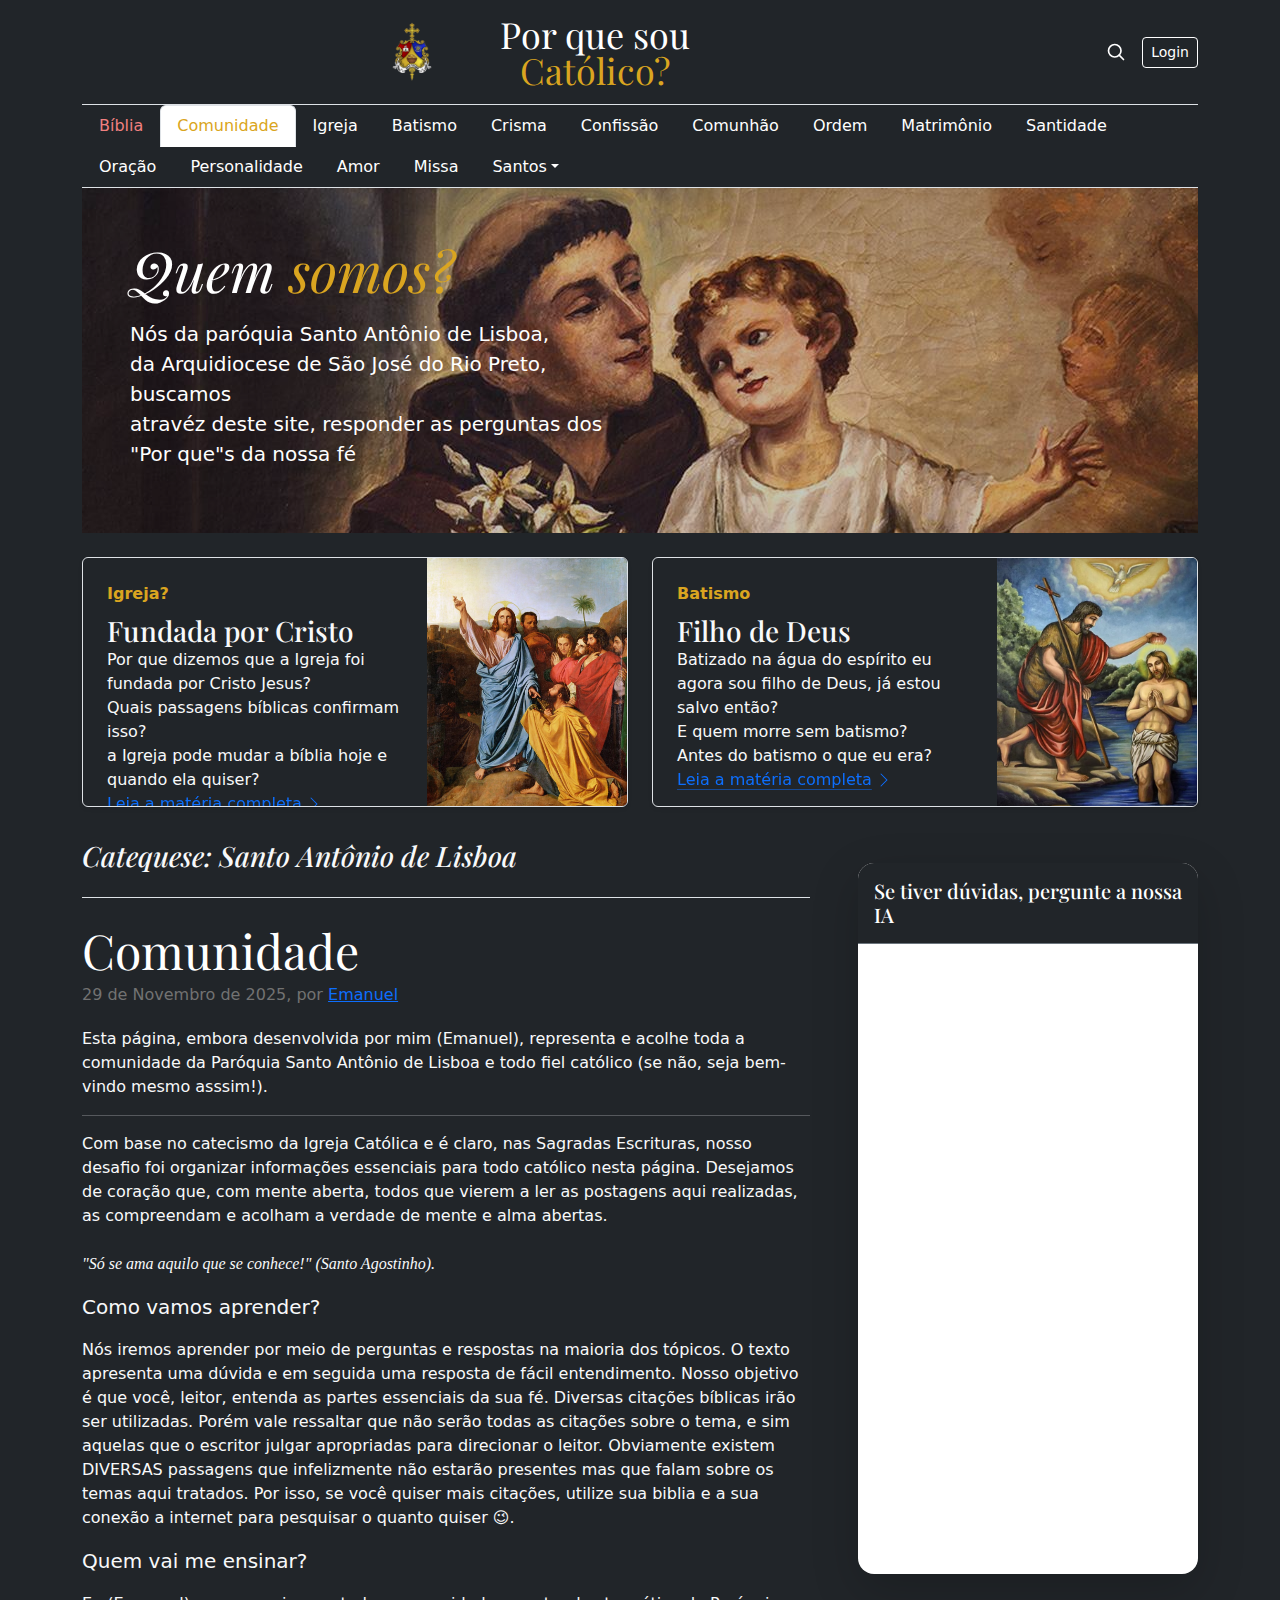
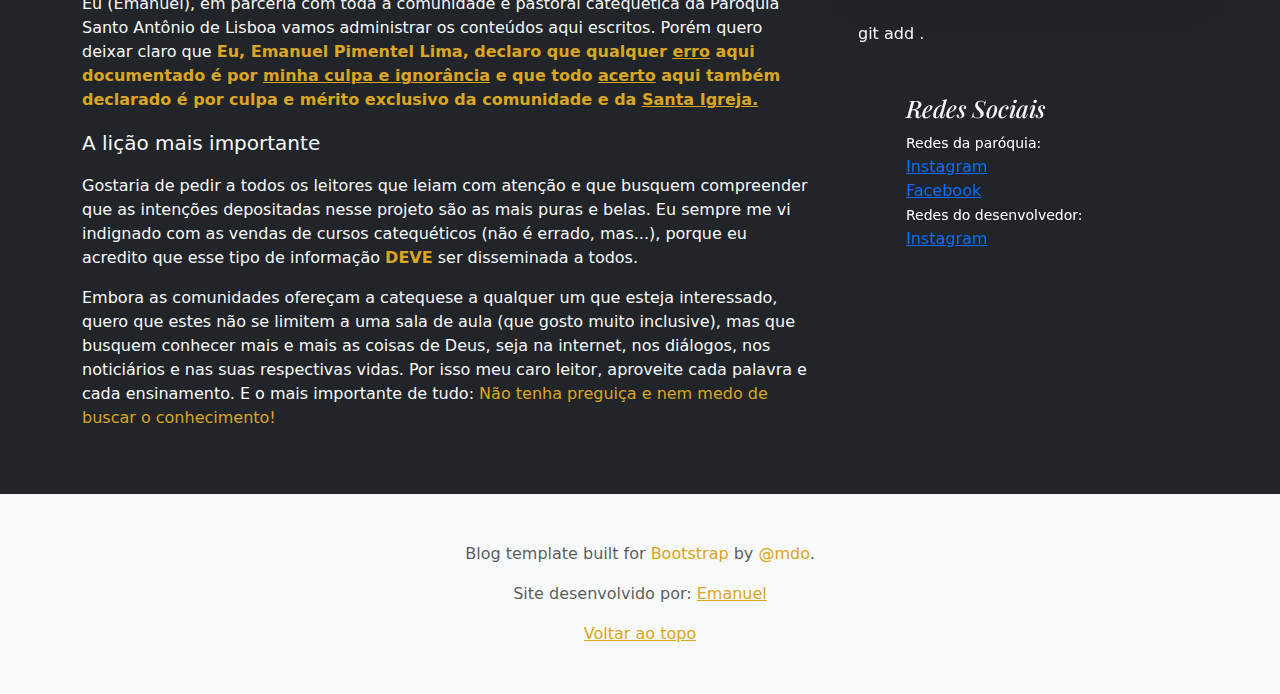
<file: index.html>
<!doctype html>
<html lang="pt-br" data-bs-theme="dark">
  <head>
    <meta charset="utf-8" />
    <meta name="viewport" content="width=device-width, initial-scale=1" />
    <meta name="description" content="" />
    <meta
      name="author"
      content="Mark Otto, Jacob Thornton, and Bootstrap contributors"
    />
    <meta name="generator" content="Astro v5.13.2" />
    <meta name="viewport" content="width=device-width, initial-scale=1">
    <title style="color: white;">Por que sou Católico?</title>
    <link rel="icon" type="image/png"class="logo" href="logo1.png">
    <link
      rel="canonical"
      href="https://getbootstrap.com/docs/5.3/examples/blog/"
    />
    <script src="../assets/js/color-modes.js"></script>
    <link href="../assets/dist/css/bootstrap.min.css" rel="stylesheet" />
    <meta name="theme-color" content="#712cf9" />
    <link
      href="https://fonts.googleapis.com/css?family=Playfair+Display:700,900&display=swap"
      rel="stylesheet"
    />
    <link href="blog.css" rel="stylesheet" />
    <style>
        .logo{
            height: 50px;
            width: 50px;
        }
      .bd-placeholder-img {
        font-size: 1.125rem;
        text-anchor: middle;
        -webkit-user-select: none;
        -moz-user-select: none;
        user-select: none;
      }
      @media (min-width: 768px) {
        .bd-placeholder-img-lg {
          font-size: 3.5rem;
        }
      }
      .b-example-divider {
        width: 100%;
        height: 3rem;
        background-color: #0000001a;
        border: solid rgba(0, 0, 0, 0.15);
        border-width: 1px 0;
        box-shadow:
          inset 0 0.5em 1.5em #0000001a,
          inset 0 0.125em 0.5em #00000026;
      }
      .b-example-vr {
        flex-shrink: 0;
        width: 1.5rem;
        height: 100vh;
      }
      .bi {
        vertical-align: -0.125em;
        fill: currentColor;
      }
      .nav-scroller {
        position: relative;
        z-index: 2;
        height: 2.75rem;
        overflow-y: hidden;
      }
      .nav-scroller .nav {
        display: flex;
        flex-wrap: nowrap;
        padding-bottom: 1rem;
        margin-top: -1px;
        overflow-x: auto;
        text-align: center;
        white-space: nowrap;
        -webkit-overflow-scrolling: touch;
      }
      .btn-bd-primary {
        --bd-violet-bg: #712cf9;
        --bd-violet-rgb: 112.520718, 44.062154, 249.437846;
        --bs-btn-font-weight: 600;
        --bs-btn-color: var(--bs-white);
        --bs-btn-bg: var(--bd-violet-bg);
        --bs-btn-border-color: var(--bd-violet-bg);
        --bs-btn-hover-color: var(--bs-white);
        --bs-btn-hover-bg: #6528e0;
        --bs-btn-hover-border-color: #6528e0;
        --bs-btn-focus-shadow-rgb: var(--bd-violet-rgb);
        --bs-btn-active-color: var(--bs-btn-hover-color);
        --bs-btn-active-bg: #5a23c8;
        --bs-btn-active-border-color: #5a23c8;
      }
      .bd-mode-toggle {
        z-index: 1500;
      }
      .bd-mode-toggle .bi {
        width: 1em;
        height: 1em;
      }
      .bd-mode-toggle .dropdown-menu .active .bi {
        display: block !important;
      }
      .bgs{
        background-image: url(bannerSf.png);
        background-position: 50% 20%;
      }
      .lg{
        width:50px; 
        margin-right:10px;
      }
   

    </style>
  </head>
  <body class="bg-dark">


    <svg xmlns="http://www.w3.org/2000/svg" class="d-none">
      <symbol id="check2" viewBox="0 0 16 16">
        <path
          d="M13.854 3.646a.5.5 0 0 1 0 .708l-7 7a.5.5 0 0 1-.708 0l-3.5-3.5a.5.5 0 1 1 .708-.708L6.5 10.293l6.646-6.647a.5.5 0 0 1 .708 0z"
        ></path>
      </symbol>
      <symbol id="circle-half" viewBox="0 0 16 16">
        <path
          d="M8 15A7 7 0 1 0 8 1v14zm0 1A8 8 0 1 1 8 0a8 8 0 0 1 0 16z"
        ></path>
      </symbol>
      <symbol id="moon-stars-fill" viewBox="0 0 16 16">
        <path
          d="M6 .278a.768.768 0 0 1 .08.858 7.208 7.208 0 0 0-.878 3.46c0 4.021 3.278 7.277 7.318 7.277.527 0 1.04-.055 1.533-.16a.787.787 0 0 1 .81.316.733.733 0 0 1-.031.893A8.349 8.349 0 0 1 8.344 16C3.734 16 0 12.286 0 7.71 0 4.266 2.114 1.312 5.124.06A.752.752 0 0 1 6 .278z"
        ></path>
        <path
          d="M10.794 3.148a.217.217 0 0 1 .412 0l.387 1.162c.173.518.579.924 1.097 1.097l1.162.387a.217.217 0 0 1 0 .412l-1.162.387a1.734 1.734 0 0 0-1.097 1.097l-.387 1.162a.217.217 0 0 1-.412 0l-.387-1.162A1.734 1.734 0 0 0 9.31 6.593l-1.162-.387a.217.217 0 0 1 0-.412l1.162-.387a1.734 1.734 0 0 0 1.097-1.097l.387-1.162zM13.863.099a.145.145 0 0 1 .274 0l.258.774c.115.346.386.617.732.732l.774.258a.145.145 0 0 1 0 .274l-.774.258a1.156 1.156 0 0 0-.732.732l-.258.774a.145.145 0 0 1-.274 0l-.258-.774a1.156 1.156 0 0 0-.732-.732l-.774-.258a.145.145 0 0 1 0-.274l.774-.258c.346-.115.617-.386.732-.732L13.863.1z"
        ></path>
      </symbol>
      <symbol id="sun-fill" viewBox="0 0 16 16">
        <path
          d="M8 12a4 4 0 1 0 0-8 4 4 0 0 0 0 8zM8 0a.5.5 0 0 1 .5.5v2a.5.5 0 0 1-1 0v-2A.5.5 0 0 1 8 0zm0 13a.5.5 0 0 1 .5.5v2a.5.5 0 0 1-1 0v-2A.5.5 0 0 1 8 13zm8-5a.5.5 0 0 1-.5.5h-2a.5.5 0 0 1 0-1h2a.5.5 0 0 1 .5.5zM3 8a.5.5 0 0 1-.5.5h-2a.5.5 0 0 1 0-1h2A.5.5 0 0 1 3 8zm10.657-5.657a.5.5 0 0 1 0 .707l-1.414 1.415a.5.5 0 1 1-.707-.708l1.414-1.414a.5.5 0 0 1 .707 0zm-9.193 9.193a.5.5 0 0 1 0 .707L3.05 13.657a.5.5 0 0 1-.707-.707l1.414-1.414a.5.5 0 0 1 .707 0zm9.193 2.121a.5.5 0 0 1-.707 0l-1.414-1.414a.5.5 0 0 1 .707-.707l1.414 1.414a.5.5 0 0 1 0 .707zM4.464 4.465a.5.5 0 0 1-.707 0L2.343 3.05a.5.5 0 1 1 .707-.707l1.414 1.414a.5.5 0 0 1 0 .708z"
        ></path>
      </symbol>
    </svg>
 
    <svg xmlns="http://www.w3.org/2000/svg" class="d-none">
      <symbol
        id="aperture"
        fill="none"
        stroke="currentColor"
        stroke-linecap="round"
        stroke-linejoin="round"
        stroke-width="2"
        viewBox="0 0 24 24"
      >
        <circle cx="12" cy="12" r="10"></circle>
        <path
          d="M14.31 8l5.74 9.94M9.69 8h11.48M7.38 12l5.74-9.94M9.69 16L3.95 6.06M14.31 16H2.83m13.79-4l-5.74 9.94"
        ></path>
      </symbol>
      <symbol id="cart" viewBox="0 0 16 16">
        <path
          d="M0 1.5A.5.5 0 0 1 .5 1H2a.5.5 0 0 1 .485.379L2.89 3H14.5a.5.5 0 0 1 .49.598l-1 5a.5.5 0 0 1-.465.401l-9.397.472L4.415 11H13a.5.5 0 0 1 0 1H4a.5.5 0 0 1-.491-.408L2.01 3.607 1.61 2H.5a.5.5 0 0 1-.5-.5zM3.102 4l.84 4.479 9.144-.459L13.89 4H3.102zM5 12a2 2 0 1 0 0 4 2 2 0 0 0 0-4zm7 0a2 2 0 1 0 0 4 2 2 0 0 0 0-4zm-7 1a1 1 0 1 1 0 2 1 1 0 0 1 0-2zm7 0a1 1 0 1 1 0 2 1 1 0 0 1 0-2z"
        ></path>
      </symbol>
      <symbol id="chevron-right" viewBox="0 0 16 16">
        <path
          fill-rule="evenodd"
          d="M4.646 1.646a.5.5 0 0 1 .708 0l6 6a.5.5 0 0 1 0 .708l-6 6a.5.5 0 0 1-.708-.708L10.293 8 4.646 2.354a.5.5 0 0 1 0-.708z"
        ></path>
      </symbol>
    </svg>
    <div class="container">
      <header class="border-bottom lh-1 py-3">
        <div class="row flex-nowrap justify-content-between align-items-center">
          <div class="col-4 pt-1">
            <!--<a class="link-secondary" href="#">Subscribe</a>-->
          </div>
          <div class="col-4 text-center" style="display:flex; align-items:center;margin-left: -150px;">
            <img src="logo1.png" class="lg">
            <a
              class="blog-header-logo text-body-emphasis text-decoration-none"
              href="#"
              > <span style="color: white;">Por que sou</span>  <span style="color: goldenrod;">Católico?</span> </a
            >
          </div>
          <div class="col-4 d-flex justify-content-end align-items-center">
            <a class="link-secondary" href="#" aria-label="Search">
              <svg
                xmlns="http://www.w3.org/2000/svg"
                width="20"
                height="20"
                fill="none"
                stroke="currentColor"
                stroke-linecap="round"
                stroke-linejoin="round"
                stroke-width="2"
                class="mx-3"
                role="img"
                viewBox="0 0 24 24"
                style="color: white;"
              >
                <title>Search</title>
                <circle cx="10.5" cy="10.5" r="7.5"></circle>
                <path d="M21 21l-5.2-5.2"></path>
              </svg>
            </a>
            <a class="btn btn-sm btn-outline-secondary"  style="color:white;border-color: white;" href="login.html">Login</a>
          </div>
        </div>
      </header>
      
 <ul class="nav nav-tabs">
  <li class="nav-item">
    <li class="nav-item">
    <a class="nav-link" href="biblia.html" style="color:lightcoral;">Bíblia</a>
  </li>
    <a class="nav-link active" aria-current="page" href="index.html" style="color:goldenrod;">Comunidade</a>
  </li>
  <li class="nav-item">
    <a class="nav-link" href="igreja.html" style="color:white;">Igreja</a>
  </li>
  <li class="nav-item">
    <a class="nav-link" href="batismo.html" style="color:white;">Batismo</a>
  </li>
  <li class="nav-item">
    <a class="nav-link" href="crisma.html" style="color:white;">Crisma</a>
  </li>
  <li class="nav-item">
    <a class="nav-link" href="confissao.html" style="color:white;">Confissão</a>
  </li>
  <li class="nav-item">
    <a class="nav-link" href="comunhao.html" style="color:white;">Comunhão</a>
  </li>
  <li class="nav-item">
    <a class="nav-link" href="ordem.html" style="color:white;">Ordem</a>
  </li>
  <li class="nav-item">
    <a class="nav-link" href="matrimonio.html" style="color:white;">Matrimônio</a>
  </li>
  <li class="nav-item">
    <a class="nav-link" href="santidade.html" style="color:white;">Santidade</a>
  </li>
  <li class="nav-item">
    <a class="nav-link" href="oracao.html" style="color:white;">Oração</a>
  </li>
  <li class="nav-item">
    <a class="nav-link" href="personalidade.html" style="color:white;">Personalidade</a>
  </li>
  <li class="nav-item">
    <a class="nav-link" href="amor.html" style="color:white;">Amor</a>
  </li>
  <li class="nav-item">
    <a class="nav-link" href="missa.html" style="color:white;">Missa</a>
  </li>
  <li class="nav-item dropdown">
    <a class="nav-link dropdown-toggle" data-bs-toggle="dropdown" href="#" role="button" aria-expanded="false" style="color:white;">Santos</a>
    <ul class="dropdown-menu">
      <li><a class="dropdown-item" href="jose.html">Santos</a></li>
      <li><a class="dropdown-item" href="maria.html" style="color: aqua;">Maria</a></li>
      <li><a class="dropdown-item" href="jose.html" style="color: chartreuse;">José</a></li>
      <li><a class="dropdown-item" href="joao.html" style="color: yellow;">João Batista</a></li>
     <!--<li><hr class="dropdown-divider"></li>
      <li><a class="dropdown-item" href="#">Separated link</a></li>-->
    </ul>
  </li>
</ul>
      <!--<div class="nav-scroller py-1 mb-3 border-bottom">
        <nav class="nav nav-underline justify-content-between">
          <a class="nav-item nav-link link-body-emphasis active" href="#"
            >Comunidade</a
          >
          <a class="nav-item nav-link link-body-emphasis" href="igreja.html">Igreja?</a>
          <a class="nav-item nav-link link-body-emphasis" href="batismo.html"
            >Batismo</a
          >
          <a class="nav-item nav-link link-body-emphasis" href="crisma.html">Crisma</a>
          <a class="nav-item nav-link link-body-emphasis" href="confissao.html">Confissão</a>
          <a class="nav-item nav-link link-body-emphasis" href="comunhao.html">Comunhão</a>
          <a class="nav-item nav-link link-body-emphasis" href="ordem.html">Ordem</a>
          <a class="nav-item nav-link link-body-emphasis" href="matrimonio.html">Matrimônio</a>
          <a class="nav-item nav-link link-body-emphasis" href="santidade.html">Santidade</a>
          <a class="nav-item nav-link link-body-emphasis" href="oracao.html">Oração</a>
          <a class="nav-item nav-link link-body-emphasis" href="personalidade.html">Personalidade</a>
          <a class="nav-item nav-link link-body-emphasis" href="santos.html">Santos de Devoção</a>
          <a class="nav-item nav-link link-body-emphasis" href="maria.html"><span style="color:aqua">Maria</span></a>
          <a class="nav-item nav-link link-body-emphasis" href="maria.html"><span style="color:chartreuse">José</span></a>
          <a class="nav-item nav-link link-body-emphasis" href="missa.html">Santa Missa</a>
          <a class="nav-item nav-link link-body-emphasis" href="amor.html"><span style="color: goldenrod;">Amor</span></a>
        </nav>
      </div>-->
    </div>
    <main class="container">
    <div class="bgs">
      <div class="p-4 p-md-5 mb-4 rounded text-body-emphasis">
        <div class="col-lg-6 px-0">
          <h1 class="display-4 fst-italic" style="color: white;">
            Quem <span style="color: goldenrod;">somos?</span>
          </h1>
          <p class="lead my-3" style="color: white;">
            Nós da paróquia Santo Antônio de Lisboa,<br> da Arquidiocese de
            São José do Rio Preto, buscamos<br> atravéz deste site, responder 
            as perguntas dos <br>"Por que"s da nossa fé
          </p>
          </div>
          <!--<p class="lead mb-0">
            <a href="#" class="text-body-emphasis fw-bold"
              >Continue reading...</a
            >
          </p>-->
        </div>
      </div>
      <div class="row mb-2">
        <div class="col-md-6">
          <div
            class="row g-0 border rounded overflow-hidden flex-md-row mb-4 shadow-sm h-md-250 position-relative"
          >
           <div class="col p-4 d-flex flex-column position-static">
              <strong class="d-inline-block mb-2 text-primary-emphasis"
                ><span style="color: goldenrod;">Igreja?</span></strong
              >
              <h3 class="mb-0">Fundada por Cristo</h3>
              <!--<div class="mb-1 text-body-secondary">Nov 12</div>-->
              <p class="card-text mb-auto">
                Por que dizemos que a Igreja foi fundada por Cristo Jesus?<br>
                Quais passagens bíblicas confirmam isso?<br> a Igreja pode mudar a
                bíblia hoje e quando ela quiser?  
              </p>
              <a
                href="igreja.html"
                class="icon-link gap-1 icon-link-hover stretched-link"
              >
                <span>Leia a matéria completa</span>
                <svg class="bi" aria-hidden="true">
                  <use xlink:href="#chevron-right"></use>
                </svg>
              </a>
            </div>
            <div class="col-auto d-none d-lg-block">
              <!--<svg
                aria-label="Placeholder: Thumbnail"
                class="bd-placeholder-img"
                height="250"
                preserveAspectRatio="xMidYMid slice"
                role="img"
                width="200"
                xmlns="http://www.w3.org/2000/svg"
              >
                <title>Placeholder</title>
                <rect width="100%" height="100%" fill="#55595c"></rect>
                <text x="60%" y="50%" fill="#eceeef" dy=".3em">Thumbnail</text>
              </svg>-->
              <img src="jsPd.jpg" height="250" width="200">
            </div>
          </div>
        </div>
        <div class="col-md-6">
          <div
            class="row g-0 border rounded overflow-hidden flex-md-row mb-4 shadow-sm h-md-250 position-relative"
          >
            <div class="col p-4 d-flex flex-column position-static">
              <strong class="d-inline-block mb-2 text-success-emphasis"
                ><span style="color: goldenrod;">Batismo</span></strong
              >
              <h3 class="mb-0">Filho de Deus</h3>
              <!-- <div class="mb-1 text-body-secondary">Nov 11</div> -->
              <p class="mb-auto">
                Batizado na água do espírito eu agora sou filho de Deus, já estou salvo então?<br>
                E quem morre sem batismo?<br>
                Antes do batismo o que eu era?
              </p>
              <a
                href="batismo.html"
                class="icon-link gap-1 icon-link-hover stretched-link"
              >
                Leia a matéria completa
                <svg class="bi" aria-hidden="true">
                  <use xlink:href="#chevron-right"></use>
                </svg>
              </a>
            </div>
            <div class="col-auto d-none d-lg-block">
              <!-- <svg
                aria-label="Placeholder: Thumbnail"
                class="bd-placeholder-img"
                height="250"
                preserveAspectRatio="xMidYMid slice"
                role="img"
                width="200"
                xmlns="http://www.w3.org/2000/svg"
              >
                <title>Placeholder</title>
                <rect width="100%" height="100%" fill="#55595c"></rect>
                <text x="50%" y="50%" fill="#eceeef" dy=".3em">Thumbnail</text>
              </svg> -->
              <img src="jbJc.avif" height="250" width="200">
            </div>
          </div>
        </div>
      </div>
      <div class="row g-5">
        <div class="col-md-8">
          <h3 class="pb-4 mb-4 fst-italic border-bottom">Catequese: Santo Antônio de Lisboa</h3>
          <article class="blog-post">
            <h2 class="display-5 link-body-emphasis mb-1"> <span style="color: white;">Comunidade</span></h2>
            <p class="blog-post-meta">
              29 de Novembro de 2025, por <a href="#">Emanuel</a>
            </p>
            <p>
              Esta página, embora desenvolvida por mim (Emanuel), representa e acolhe toda a comunidade da Paróquia Santo Antônio de Lisboa
              e todo fiel católico (se não, seja bem-vindo mesmo asssim!).
              
            </p>
            <hr />
            <p>
              Com base no catecismo da Igreja Católica e é claro, nas Sagradas Escrituras, nosso desafio foi organizar informações
              essenciais para todo católico nesta página. Desejamos de coração que, com mente aberta, todos que vierem a ler as postagens
              aqui realizadas, as compreendam e acolham a verdade de mente e alma abertas. <br><br><span style="font-style: italic; font-family: 'Times New Roman', Times, serif;">"Só se ama aquilo que se conhece!" (Santo Agostinho).</span>
            </p>
            <blockquote class="blockquote">
              <p>Como vamos aprender?</p>
            </blockquote>
            <p>
              Nós iremos aprender por meio de perguntas e respostas na maioria dos tópicos.
              O texto apresenta uma dúvida e em seguida uma resposta de fácil entendimento. Nosso objetivo
              é que você, leitor, entenda as partes essenciais da sua fé. Diversas citações bíblicas irão ser utilizadas. Porém vale ressaltar que 
              não serão todas as citações sobre o tema, e sim aquelas que o escritor julgar apropriadas para direcionar o leitor. Obviamente existem DIVERSAS passagens 
              que infelizmente não estarão presentes mas que falam sobre os temas aqui tratados. Por isso, se você quiser mais citações, utilize sua biblia e a sua conexão a 
              internet para pesquisar o quanto quiser 😉.
            </p>
            <blockquote class="blockquote">
              <p>Quem vai me ensinar?</p>
            </blockquote>
            <p>
            Eu (Emanuel), em parceria com toda a comunidade e pastoral catequética da Paróquia Santo Antônio de Lisboa vamos administrar
            os conteúdos aqui escritos. Porém quero deixar claro que <span style="color: goldenrod; font-weight: bold;">Eu, Emanuel Pimentel Lima, declaro que qualquer
                <span style="text-decoration: underline;">erro</span> aqui documentado é por <span style="text-decoration: underline;">
                    minha culpa e ignorância</span> e que todo <span style="text-decoration: underline;">
                        acerto</span> aqui também declarado é por culpa e mérito
            exclusivo da comunidade e da <span style="text-decoration: underline;">Santa Igreja.</span> </span>
            </p>

            <blockquote class="blockquote">
              <p>A lição mais importante</p>
            </blockquote>
            <p>
              Gostaria de pedir a todos os leitores que leiam com atenção e que busquem compreender
              que as intenções depositadas nesse projeto são as mais puras e belas. Eu sempre me vi indignado com 
              as vendas de cursos catequéticos (não é errado, mas...), porque eu acredito que esse tipo de informação
              <span style="color: goldenrod; font-weight: bold;">DEVE</span> ser disseminada a todos.
            </p>
            <p>
                Embora as comunidades ofereçam a catequese a qualquer um que esteja interessado, quero que estes não se limitem a uma sala
                de aula (que gosto muito inclusive), mas que busquem conhecer mais e mais as coisas de Deus, seja na internet, nos diálogos,
                nos noticiários e nas suas respectivas vidas. Por isso meu caro leitor, aproveite cada palavra e cada ensinamento. E o mais 
                importante de tudo: <span style="color: goldenrod;">Não tenha preguiça e nem medo de buscar o conhecimento!</span>  
            </p>

            <!--<h3>Example lists</h3>
            <p>
              This is some additional paragraph placeholder content. It's a
              slightly shorter version of the other highly repetitive body text
              used throughout. This is an example unordered list:
            </p>
            <ul>
              <li>First list item</li>
              <li>Second list item with a longer description</li>
              <li>Third list item to close it out</li>
            </ul>
            <p>And this is an ordered list:</p>
            <ol>
              <li>First list item</li>
              <li>Second list item with a longer description</li>
              <li>Third list item to close it out</li>
            </ol>
            <p>And this is a definition list:</p>
            <dl>
              <dt>HyperText Markup Language (HTML)</dt>
              <dd>
                The language used to describe and define the content of a Web
                page
              </dd>
              <dt>Cascading Style Sheets (CSS)</dt>
              <dd>Used to describe the appearance of Web content</dd>
              <dt>JavaScript (JS)</dt>
              <dd>
                The programming language used to build advanced Web sites and
                applications
              </dd>
            </dl>
            <h2>Inline HTML elements</h2>
            <p>
              HTML defines a long list of available inline tags, a complete list
              of which can be found on the
              <a
                href="https://developer.mozilla.org/en-US/docs/Web/HTML/Element"
                >Mozilla Developer Network</a
              >.
            </p>
            <ul>
              <li>
                <strong>To bold text</strong>, use
                <code class="language-plaintext highlighter-rouge"
                  >&lt;strong&gt;</code
                >.
              </li>
              <li>
                <em>To italicize text</em>, use
                <code class="language-plaintext highlighter-rouge"
                  >&lt;em&gt;</code
                >.
              </li>
              <li>
                Abbreviations, like
                <abbr title="HyperText Markup Language">HTML</abbr> should use
                <code class="language-plaintext highlighter-rouge"
                  >&lt;abbr&gt;</code
                >, with an optional
                <code class="language-plaintext highlighter-rouge">title</code>
                attribute for the full phrase.
              </li>
              <li>
                Citations, like <cite>— Mark Otto</cite>, should use
                <code class="language-plaintext highlighter-rouge"
                  >&lt;cite&gt;</code
                >.
              </li>
              <li>
                <del>Deleted</del> text should use
                <code class="language-plaintext highlighter-rouge"
                  >&lt;del&gt;</code
                >
                and <ins>inserted</ins> text should use
                <code class="language-plaintext highlighter-rouge"
                  >&lt;ins&gt;</code
                >.
              </li>
              <li>
                Superscript <sup>text</sup> uses
                <code class="language-plaintext highlighter-rouge"
                  >&lt;sup&gt;</code
                >
                and subscript <sub>text</sub> uses
                <code class="language-plaintext highlighter-rouge"
                  >&lt;sub&gt;</code
                >.
              </li>
            </ul>
            <p>
              Most of these elements are styled by browsers with few
              modifications on our part.
            </p>
            <h2>Heading</h2>
            <p>
              This is some additional paragraph placeholder content. It has been
              written to fill the available space and show how a longer snippet
              of text affects the surrounding content. We'll repeat it often to
              keep the demonstration flowing, so be on the lookout for this
              exact same string of text.
            </p>
            <h3>Sub-heading</h3>
            <p>
              This is some additional paragraph placeholder content. It has been
              written to fill the available space and show how a longer snippet
              of text affects the surrounding content. We'll repeat it often to
              keep the demonstration flowing, so be on the lookout for this
              exact same string of text.
            </p>
            <pre><code>Example code block</code></pre>
            <p>
              This is some additional paragraph placeholder content. It's a
              slightly shorter version of the other highly repetitive body text
              used throughout.
            </p>
          </article>
          <article class="blog-post">
            <h2 class="display-5 link-body-emphasis mb-1">Another blog post</h2>
            <p class="blog-post-meta">
              December 23, 2020 by <a href="#">Jacob</a>
            </p>
            <p>
              This is some additional paragraph placeholder content. It has been
              written to fill the available space and show how a longer snippet
              of text affects the surrounding content. We'll repeat it often to
              keep the demonstration flowing, so be on the lookout for this
              exact same string of text.
            </p>
            <blockquote>
              <p>
                Longer quote goes here, maybe with some
                <strong>emphasized text</strong> in the middle of it.
              </p>
            </blockquote>
            <p>
              This is some additional paragraph placeholder content. It has been
              written to fill the available space and show how a longer snippet
              of text affects the surrounding content. We'll repeat it often to
              keep the demonstration flowing, so be on the lookout for this
              exact same string of text.
            </p>
            <h3>Example table</h3>
            <p>And don't forget about tables in these posts:</p>
            <table class="table">
              <thead>
                <tr>
                  <th>Name</th>
                  <th>Upvotes</th>
                  <th>Downvotes</th>
                </tr>
              </thead>
              <tbody>
                <tr>
                  <td>Alice</td>
                  <td>10</td>
                  <td>11</td>
                </tr>
                <tr>
                  <td>Bob</td>
                  <td>4</td>
                  <td>3</td>
                </tr>
                <tr>
                  <td>Charlie</td>
                  <td>7</td>
                  <td>9</td>
                </tr>
              </tbody>
              <tfoot>
                <tr>
                  <td>Totals</td>
                  <td>21</td>
                  <td>23</td>
                </tr>
              </tfoot>
            </table>
            <p>
              This is some additional paragraph placeholder content. It's a
              slightly shorter version of the other highly repetitive body text
              used throughout.
            </p>
          </article>
          <article class="blog-post">
            <h2 class="display-5 link-body-emphasis mb-1">New feature</h2>
            <p class="blog-post-meta">
              December 14, 2020 by <a href="#">Chris</a>
            </p>
            <p>
              This is some additional paragraph placeholder content. It has been
              written to fill the available space and show how a longer snippet
              of text affects the surrounding content. We'll repeat it often to
              keep the demonstration flowing, so be on the lookout for this
              exact same string of text.
            </p>
            <ul>
              <li>First list item</li>
              <li>Second list item with a longer description</li>
              <li>Third list item to close it out</li>
            </ul>
            <p>
              This is some additional paragraph placeholder content. It's a
              slightly shorter version of the other highly repetitive body text
              used throughout.
            </p>
          </article>
          <nav class="blog-pagination" aria-label="Pagination">-->
            <!-- <a class="btn btn-outline-primary rounded-pill" href="#">Older</a>
            <a
              class="btn btn-outline-secondary rounded-pill disabled"
              aria-disabled="true"
              >Newer</a
            > -->
          </nav>
        </div>
        <div class="col-md-4">
          <div class="position-sticky" style="top: 2rem">
            <div>
              <div class="card shadow-lg border-0 rounded-4 overflow-hidden my-4">
  <div class="card-header bg-dark text-white p-3 border-bottom border-secondary">
    <h5 class="mb-0">Se tiver dúvidas, pergunte a nossa IA</h5>
  </div>
  <div class="card-body p-0" style="height: 70vh; min-height: 500px;">
    <iframe 
      src="https://ia-catolica.vercel.app/" 
      style="width: 100%; height: 100%; border: none;" 
      title="IA Católica"
      loading="lazy">
    </iframe>
  </div>
</div>
              </div>git add .
              <!--<ul class="list-unstyled">
                <li>
                  <a
                    class="d-flex flex-column flex-lg-row gap-3 align-items-start align-items-lg-center py-3 link-body-emphasis text-decoration-none border-top"
                    href="#"
                  >
                  <img src="santoAntonio.jpg" aria-hidden="true"
                      class="bd-placeholder-img"
                      height="96"
                      preserveAspectRatio="xMidYMid slice"
                      width=96>-->
                    <!-- <svg
                      aria-hidden="true"
                      class="bd-placeholder-img"
                      height="96"
                      preserveAspectRatio="xMidYMid slice"
                      width="100%"
                      xmlns="http://www.w3.org/2000/svg"
                    > -->
                    <!--  <rect width="100%" height="100%" fill="#777"></rect>
                    </svg>
                    <div class="col-lg-8">
                      <h6 class="mb-0" style="color: white;">Paróquia Santo Antônio de Lisboa</h6>
                       <small class="text-body-secondary"
                        >January 15, 2024</small
                      > 
                    </div>
                  </a>
                </li>
                <li>
                  <a
                    class="d-flex flex-column flex-lg-row gap-3 align-items-start align-items-lg-center py-3 link-body-emphasis text-decoration-none border-top"
                    href="#"
                  >
                    <svg
                      aria-hidden="true"
                      class="bd-placeholder-img"
                      height="96"
                      preserveAspectRatio="xMidYMid slice"
                      width="100%"
                      xmlns="http://www.w3.org/2000/svg"
                    >
                      <rect width="100%" height="100%" fill="#777"></rect>
                    </svg>
                    <div class="col-lg-8">
                      <h6 class="mb-0" style="color: white;">This is another blog post title</h6>
                      <small class="text-body-secondary"
                        >January 14, 2024</small
                      >
                    </div>
                  </a>
                </li>
                <li>
                  <a
                    class="d-flex flex-column flex-lg-row gap-3 align-items-start align-items-lg-center py-3 link-body-emphasis text-decoration-none border-top"
                    href="#"
                  >
                    <svg
                      aria-hidden="true"
                      class="bd-placeholder-img"
                      height="96"
                      preserveAspectRatio="xMidYMid slice"
                      width="100%"
                      xmlns="http://www.w3.org/2000/svg"
                    >
                      <rect width="100%" height="100%" fill="#777"></rect>
                    </svg>
                    <div class="col-lg-8">
                      <h6 class="mb-0" style="color: white;">
                        Longer blog post title: This one has multiple lines!
                      </h6>
                      <small class="text-body-secondary"
                        >January 13, 2024</small
                      >
                    </div>
                  </a>
                </li>
              </ul>
            </div>-->
            <div class="p-4">
              <!--
              <h4 class="fst-italic">Archives</h4>
              <ol class="list-unstyled mb-0">
                <li><a href="#">March 2021</a></li>
                <li><a href="#">February 2021</a></li>
                <li><a href="#">January 2021</a></li>
                <li><a href="#">December 2020</a></li>
                <li><a href="#">November 2020</a></li>
                <li><a href="#">October 2020</a></li>
                <li><a href="#">September 2020</a></li>
                <li><a href="#">August 2020</a></li>
                <li><a href="#">July 2020</a></li>
                <li><a href="#">June 2020</a></li>
                <li><a href="#">May 2020</a></li>
                <li><a href="#">April 2020</a></li>
              </ol>
            </div>-->
            <div class="p-4">
              <h4 class="fst-italic">Redes Sociais</h4>
              <ol class="list-unstyled">
                <small class="text-body-secondary"
                        > <span style="color: white;">Redes da paróquia:</span></small>
                <li><a href="https://www.instagram.com/psantoantoniodelisboa?utm_source=ig_web_button_share_sheet&igsh=ZDNlZDc0MzIxNw==">Instagram</a></li>
                <li><a href="https://www.facebook.com/paroquiastoantoniodelisboa/?locale=pt_BR">Facebook</a></li>
                <small class="text-body-secondary"
                        > <span style="color: white;">Redes do desenvolvedor:</span></small>
                <li><a href="https://www.instagram.com/thelimahd/">Instagram </a></li>
              </ol>
            </div>
          </div>
        </div>
      </div>
    </main>
    <footer class="py-5 text-center text-body-secondary bg-body-tertiary">
      <p>
        Blog template built for
        <a href="https://getbootstrap.com/" style="text-decoration: none; color: goldenrod;">Bootstrap</a> by
        <a href="https://x.com/mdo" style="text-decoration: none; color: goldenrod;">@mdo</a>.
      </p>
      <p>Site desenvolvido por: <a href="#" style="color: goldenrod;">Emanuel</a></p>
      <p class="mb-0"><a href="#" style="color: goldenrod;">Voltar ao topo</a></p>
    </footer>
    <script
      src="../assets/dist/js/bootstrap.bundle.min.js"
      class="astro-vvvwv3sm"
    ></script>
    <script>
  window.onload = function() {
    // Garante que a página comece no topo (coordenada 0,0)
    setTimeout(function() {
      window.scrollTo(0, 0);
    }, 100); // Um pequeno atraso de 100ms para garantir que o foco da IA já aconteceu
  };
</script>
  </body>
</html>
</file>
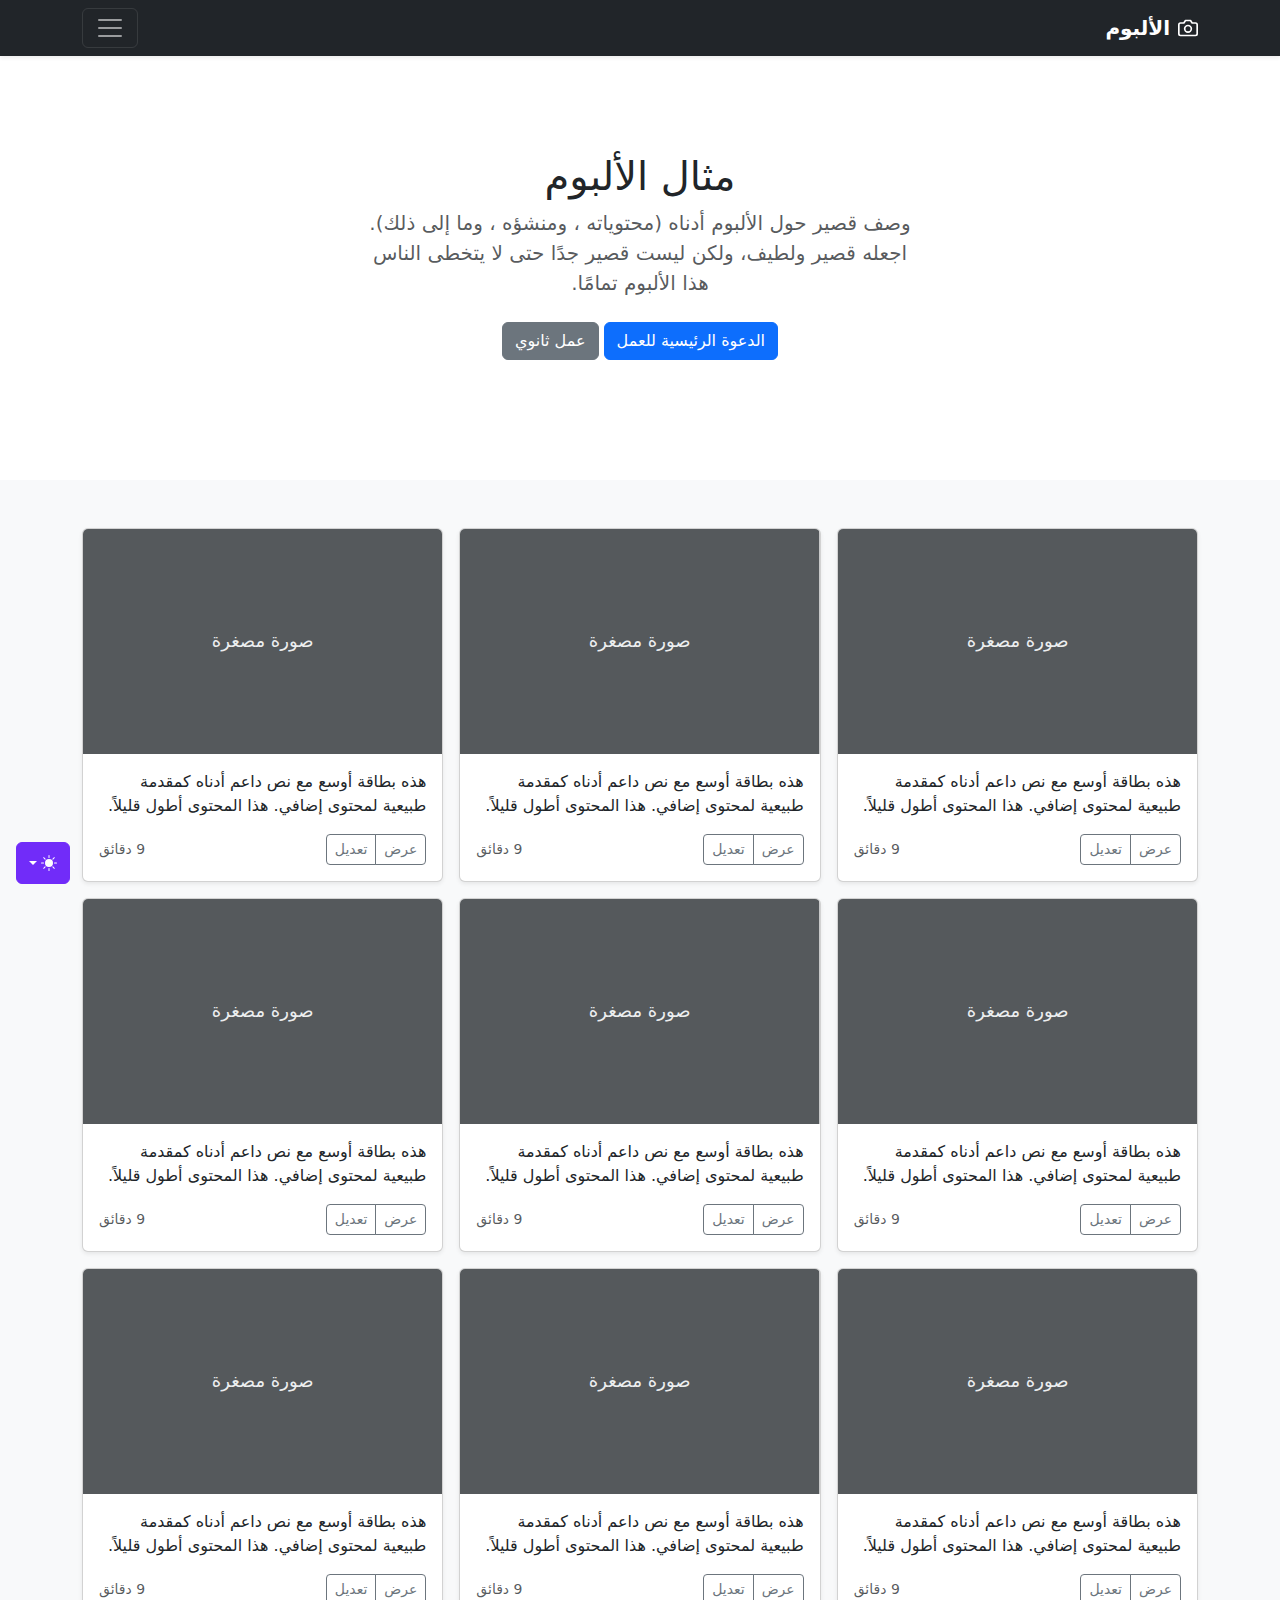
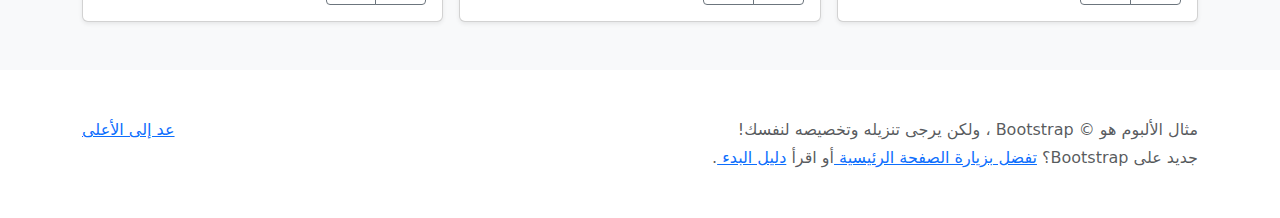
<file: bootstrap-5.3.8-examples/album-rtl/index.html>
<!doctype html>
<html lang="ar" dir="rtl" data-bs-theme="auto">
  <head>
    <meta charset="utf-8" />
    <meta name="viewport" content="width=device-width, initial-scale=1" />
    <meta name="description" content="" />
    <meta
      name="author"
      content="Mark Otto, Jacob Thornton, and Bootstrap contributors"
    />
    <meta name="generator" content="Astro v5.13.2" />
    <title>مثال الألبوم · Bootstrap v5.3</title>
    <link
      rel="canonical"
      href="https://getbootstrap.com/docs/5.3/examples/album-rtl/"
    />
    <script src="../assets/js/color-modes.js"></script>
    <link href="../assets/dist/css/bootstrap.rtl.min.css" rel="stylesheet" />
    <meta name="theme-color" content="#712cf9" />
    <style>
      .bd-placeholder-img {
        font-size: 1.125rem;
        text-anchor: middle;
        -webkit-user-select: none;
        -moz-user-select: none;
        user-select: none;
      }
      @media (min-width: 768px) {
        .bd-placeholder-img-lg {
          font-size: 3.5rem;
        }
      }
      .b-example-divider {
        width: 100%;
        height: 3rem;
        background-color: #0000001a;
        border: solid rgba(0, 0, 0, 0.15);
        border-width: 1px 0;
        box-shadow:
          inset 0 0.5em 1.5em #0000001a,
          inset 0 0.125em 0.5em #00000026;
      }
      .b-example-vr {
        flex-shrink: 0;
        width: 1.5rem;
        height: 100vh;
      }
      .bi {
        vertical-align: -0.125em;
        fill: currentColor;
      }
      .nav-scroller {
        position: relative;
        z-index: 2;
        height: 2.75rem;
        overflow-y: hidden;
      }
      .nav-scroller .nav {
        display: flex;
        flex-wrap: nowrap;
        padding-bottom: 1rem;
        margin-top: -1px;
        overflow-x: auto;
        text-align: center;
        white-space: nowrap;
        -webkit-overflow-scrolling: touch;
      }
      .btn-bd-primary {
        --bd-violet-bg: #712cf9;
        --bd-violet-rgb: 112.520718, 44.062154, 249.437846;
        --bs-btn-font-weight: 600;
        --bs-btn-color: var(--bs-white);
        --bs-btn-bg: var(--bd-violet-bg);
        --bs-btn-border-color: var(--bd-violet-bg);
        --bs-btn-hover-color: var(--bs-white);
        --bs-btn-hover-bg: #6528e0;
        --bs-btn-hover-border-color: #6528e0;
        --bs-btn-focus-shadow-rgb: var(--bd-violet-rgb);
        --bs-btn-active-color: var(--bs-btn-hover-color);
        --bs-btn-active-bg: #5a23c8;
        --bs-btn-active-border-color: #5a23c8;
      }
      .bd-mode-toggle {
        z-index: 1500;
      }
      .bd-mode-toggle .bi {
        width: 1em;
        height: 1em;
      }
      .bd-mode-toggle .dropdown-menu .active .bi {
        display: block !important;
      }
    </style>
  </head>
  <body>
    <svg xmlns="http://www.w3.org/2000/svg" class="d-none">
      <symbol id="check2" viewBox="0 0 16 16">
        <path
          d="M13.854 3.646a.5.5 0 0 1 0 .708l-7 7a.5.5 0 0 1-.708 0l-3.5-3.5a.5.5 0 1 1 .708-.708L6.5 10.293l6.646-6.647a.5.5 0 0 1 .708 0z"
        ></path>
      </symbol>
      <symbol id="circle-half" viewBox="0 0 16 16">
        <path
          d="M8 15A7 7 0 1 0 8 1v14zm0 1A8 8 0 1 1 8 0a8 8 0 0 1 0 16z"
        ></path>
      </symbol>
      <symbol id="moon-stars-fill" viewBox="0 0 16 16">
        <path
          d="M6 .278a.768.768 0 0 1 .08.858 7.208 7.208 0 0 0-.878 3.46c0 4.021 3.278 7.277 7.318 7.277.527 0 1.04-.055 1.533-.16a.787.787 0 0 1 .81.316.733.733 0 0 1-.031.893A8.349 8.349 0 0 1 8.344 16C3.734 16 0 12.286 0 7.71 0 4.266 2.114 1.312 5.124.06A.752.752 0 0 1 6 .278z"
        ></path>
        <path
          d="M10.794 3.148a.217.217 0 0 1 .412 0l.387 1.162c.173.518.579.924 1.097 1.097l1.162.387a.217.217 0 0 1 0 .412l-1.162.387a1.734 1.734 0 0 0-1.097 1.097l-.387 1.162a.217.217 0 0 1-.412 0l-.387-1.162A1.734 1.734 0 0 0 9.31 6.593l-1.162-.387a.217.217 0 0 1 0-.412l1.162-.387a1.734 1.734 0 0 0 1.097-1.097l.387-1.162zM13.863.099a.145.145 0 0 1 .274 0l.258.774c.115.346.386.617.732.732l.774.258a.145.145 0 0 1 0 .274l-.774.258a1.156 1.156 0 0 0-.732.732l-.258.774a.145.145 0 0 1-.274 0l-.258-.774a1.156 1.156 0 0 0-.732-.732l-.774-.258a.145.145 0 0 1 0-.274l.774-.258c.346-.115.617-.386.732-.732L13.863.1z"
        ></path>
      </symbol>
      <symbol id="sun-fill" viewBox="0 0 16 16">
        <path
          d="M8 12a4 4 0 1 0 0-8 4 4 0 0 0 0 8zM8 0a.5.5 0 0 1 .5.5v2a.5.5 0 0 1-1 0v-2A.5.5 0 0 1 8 0zm0 13a.5.5 0 0 1 .5.5v2a.5.5 0 0 1-1 0v-2A.5.5 0 0 1 8 13zm8-5a.5.5 0 0 1-.5.5h-2a.5.5 0 0 1 0-1h2a.5.5 0 0 1 .5.5zM3 8a.5.5 0 0 1-.5.5h-2a.5.5 0 0 1 0-1h2A.5.5 0 0 1 3 8zm10.657-5.657a.5.5 0 0 1 0 .707l-1.414 1.415a.5.5 0 1 1-.707-.708l1.414-1.414a.5.5 0 0 1 .707 0zm-9.193 9.193a.5.5 0 0 1 0 .707L3.05 13.657a.5.5 0 0 1-.707-.707l1.414-1.414a.5.5 0 0 1 .707 0zm9.193 2.121a.5.5 0 0 1-.707 0l-1.414-1.414a.5.5 0 0 1 .707-.707l1.414 1.414a.5.5 0 0 1 0 .707zM4.464 4.465a.5.5 0 0 1-.707 0L2.343 3.05a.5.5 0 1 1 .707-.707l1.414 1.414a.5.5 0 0 1 0 .708z"
        ></path>
      </symbol>
    </svg>
    <div
      class="dropdown position-fixed bottom-0 end-0 mb-3 me-3 bd-mode-toggle"
    >
      <button
        class="btn btn-bd-primary py-2 dropdown-toggle d-flex align-items-center"
        id="bd-theme"
        type="button"
        aria-expanded="false"
        data-bs-toggle="dropdown"
        aria-label="Toggle theme (auto)"
      >
        <svg class="bi my-1 theme-icon-active" aria-hidden="true">
          <use href="#circle-half"></use>
        </svg>
        <span class="visually-hidden" id="bd-theme-text">Toggle theme</span>
      </button>
      <ul
        class="dropdown-menu dropdown-menu-end shadow"
        aria-labelledby="bd-theme-text"
      >
        <li>
          <button
            type="button"
            class="dropdown-item d-flex align-items-center"
            data-bs-theme-value="light"
            aria-pressed="false"
          >
            <svg class="bi me-2 opacity-50" aria-hidden="true">
              <use href="#sun-fill"></use>
            </svg>
            Light
            <svg class="bi ms-auto d-none" aria-hidden="true">
              <use href="#check2"></use>
            </svg>
          </button>
        </li>
        <li>
          <button
            type="button"
            class="dropdown-item d-flex align-items-center"
            data-bs-theme-value="dark"
            aria-pressed="false"
          >
            <svg class="bi me-2 opacity-50" aria-hidden="true">
              <use href="#moon-stars-fill"></use>
            </svg>
            Dark
            <svg class="bi ms-auto d-none" aria-hidden="true">
              <use href="#check2"></use>
            </svg>
          </button>
        </li>
        <li>
          <button
            type="button"
            class="dropdown-item d-flex align-items-center active"
            data-bs-theme-value="auto"
            aria-pressed="true"
          >
            <svg class="bi me-2 opacity-50" aria-hidden="true">
              <use href="#circle-half"></use>
            </svg>
            Auto
            <svg class="bi ms-auto d-none" aria-hidden="true">
              <use href="#check2"></use>
            </svg>
          </button>
        </li>
      </ul>
    </div>
    <header data-bs-theme="dark">
      <div class="collapse text-bg-dark" id="navbarHeader">
        <div class="container">
          <div class="row">
            <div class="col-sm-8 col-md-7 py-4">
              <h4>حول</h4>
              <p class="text-body-secondary">
                أضف بعض المعلومات حول الألبوم، المؤلف، أو أي سياق خلفية آخر.
                اجعلها بضع جمل حتى يتمكن الزوار من التقاط بعض التلميحات المفيدة.
                ثم اربطها ببعض مواقع التواصل الاجتماعي أو معلومات الاتصال.
              </p>
            </div>
            <div class="col-sm-4 offset-md-1 py-4">
              <h4>تواصل معي</h4>
              <ul class="list-unstyled">
                <li><a href="#" class="text-white">تابعني على تويتر</a></li>
                <li>
                  <a href="#" class="text-white">شاركني الإعجاب في فيسبوك</a>
                </li>
                <li>
                  <a href="#" class="text-white"
                    >راسلني على البريد الإلكتروني</a
                  >
                </li>
              </ul>
            </div>
          </div>
        </div>
      </div>
      <div class="navbar navbar-dark bg-dark shadow-sm">
        <div class="container">
          <a href="#" class="navbar-brand d-flex align-items-center">
            <svg
              xmlns="http://www.w3.org/2000/svg"
              width="20"
              height="20"
              fill="none"
              stroke="currentColor"
              stroke-linecap="round"
              stroke-linejoin="round"
              stroke-width="2"
              aria-hidden="true"
              class="me-2"
              viewBox="0 0 24 24"
            >
              <path
                d="M23 19a2 2 0 0 1-2 2H3a2 2 0 0 1-2-2V8a2 2 0 0 1 2-2h4l2-3h6l2 3h4a2 2 0 0 1 2 2z"
              ></path>
              <circle cx="12" cy="13" r="4"></circle>
            </svg>
            <strong>الألبوم</strong>
          </a>
          <button
            class="navbar-toggler"
            type="button"
            data-bs-toggle="collapse"
            data-bs-target="#navbarHeader"
            aria-controls="navbarHeader"
            aria-expanded="false"
            aria-label="تبديل التنقل"
          >
            <span class="navbar-toggler-icon"></span>
          </button>
        </div>
      </div>
    </header>
    <main>
      <section class="py-5 text-center container">
        <div class="row py-lg-5">
          <div class="col-lg-6 col-md-8 mx-auto">
            <h1 class="fw-light">مثال الألبوم</h1>
            <p class="lead text-body-secondary">
              وصف قصير حول الألبوم أدناه (محتوياته ، ومنشؤه ، وما إلى ذلك).
              اجعله قصير ولطيف، ولكن ليست قصير جدًا حتى لا يتخطى الناس هذا
              الألبوم تمامًا.
            </p>
            <p>
              <a href="#" class="btn btn-primary my-2">الدعوة الرئيسية للعمل</a>
              <a href="#" class="btn btn-secondary my-2">عمل ثانوي</a>
            </p>
          </div>
        </div>
      </section>
      <div class="album py-5 bg-body-tertiary">
        <div class="container">
          <div class="row row-cols-1 row-cols-sm-2 row-cols-md-3 g-3">
            <div class="col">
              <div class="card shadow-sm">
                <svg
                  aria-label="Placeholder: صورة مصغرة"
                  class="bd-placeholder-img card-img-top"
                  height="225"
                  preserveAspectRatio="xMidYMid slice"
                  role="img"
                  width="100%"
                  xmlns="http://www.w3.org/2000/svg"
                >
                  <title>Placeholder</title>
                  <rect width="100%" height="100%" fill="#55595c"></rect>
                  <text x="50%" y="50%" fill="#eceeef" dy=".3em">
                    صورة مصغرة
                  </text>
                </svg>
                <div class="card-body">
                  <p class="card-text">
                    هذه بطاقة أوسع مع نص داعم أدناه كمقدمة طبيعية لمحتوى إضافي.
                    هذا المحتوى أطول قليلاً.
                  </p>
                  <div
                    class="d-flex justify-content-between align-items-center"
                  >
                    <div class="btn-group">
                      <button
                        type="button"
                        class="btn btn-sm btn-outline-secondary"
                      >
                        عرض
                      </button>
                      <button
                        type="button"
                        class="btn btn-sm btn-outline-secondary"
                      >
                        تعديل
                      </button>
                    </div>
                    <small class="text-body-secondary">9 دقائق</small>
                  </div>
                </div>
              </div>
            </div>
            <div class="col">
              <div class="card shadow-sm">
                <svg
                  aria-label="Placeholder: صورة مصغرة"
                  class="bd-placeholder-img card-img-top"
                  height="225"
                  preserveAspectRatio="xMidYMid slice"
                  role="img"
                  width="100%"
                  xmlns="http://www.w3.org/2000/svg"
                >
                  <title>Placeholder</title>
                  <rect width="100%" height="100%" fill="#55595c"></rect>
                  <text x="50%" y="50%" fill="#eceeef" dy=".3em">
                    صورة مصغرة
                  </text>
                </svg>
                <div class="card-body">
                  <p class="card-text">
                    هذه بطاقة أوسع مع نص داعم أدناه كمقدمة طبيعية لمحتوى إضافي.
                    هذا المحتوى أطول قليلاً.
                  </p>
                  <div
                    class="d-flex justify-content-between align-items-center"
                  >
                    <div class="btn-group">
                      <button
                        type="button"
                        class="btn btn-sm btn-outline-secondary"
                      >
                        عرض
                      </button>
                      <button
                        type="button"
                        class="btn btn-sm btn-outline-secondary"
                      >
                        تعديل
                      </button>
                    </div>
                    <small class="text-body-secondary">9 دقائق</small>
                  </div>
                </div>
              </div>
            </div>
            <div class="col">
              <div class="card shadow-sm">
                <svg
                  aria-label="Placeholder: صورة مصغرة"
                  class="bd-placeholder-img card-img-top"
                  height="225"
                  preserveAspectRatio="xMidYMid slice"
                  role="img"
                  width="100%"
                  xmlns="http://www.w3.org/2000/svg"
                >
                  <title>Placeholder</title>
                  <rect width="100%" height="100%" fill="#55595c"></rect>
                  <text x="50%" y="50%" fill="#eceeef" dy=".3em">
                    صورة مصغرة
                  </text>
                </svg>
                <div class="card-body">
                  <p class="card-text">
                    هذه بطاقة أوسع مع نص داعم أدناه كمقدمة طبيعية لمحتوى إضافي.
                    هذا المحتوى أطول قليلاً.
                  </p>
                  <div
                    class="d-flex justify-content-between align-items-center"
                  >
                    <div class="btn-group">
                      <button
                        type="button"
                        class="btn btn-sm btn-outline-secondary"
                      >
                        عرض
                      </button>
                      <button
                        type="button"
                        class="btn btn-sm btn-outline-secondary"
                      >
                        تعديل
                      </button>
                    </div>
                    <small class="text-body-secondary">9 دقائق</small>
                  </div>
                </div>
              </div>
            </div>
            <div class="col">
              <div class="card shadow-sm">
                <svg
                  aria-label="Placeholder: صورة مصغرة"
                  class="bd-placeholder-img card-img-top"
                  height="225"
                  preserveAspectRatio="xMidYMid slice"
                  role="img"
                  width="100%"
                  xmlns="http://www.w3.org/2000/svg"
                >
                  <title>Placeholder</title>
                  <rect width="100%" height="100%" fill="#55595c"></rect>
                  <text x="50%" y="50%" fill="#eceeef" dy=".3em">
                    صورة مصغرة
                  </text>
                </svg>
                <div class="card-body">
                  <p class="card-text">
                    هذه بطاقة أوسع مع نص داعم أدناه كمقدمة طبيعية لمحتوى إضافي.
                    هذا المحتوى أطول قليلاً.
                  </p>
                  <div
                    class="d-flex justify-content-between align-items-center"
                  >
                    <div class="btn-group">
                      <button
                        type="button"
                        class="btn btn-sm btn-outline-secondary"
                      >
                        عرض
                      </button>
                      <button
                        type="button"
                        class="btn btn-sm btn-outline-secondary"
                      >
                        تعديل
                      </button>
                    </div>
                    <small class="text-body-secondary">9 دقائق</small>
                  </div>
                </div>
              </div>
            </div>
            <div class="col">
              <div class="card shadow-sm">
                <svg
                  aria-label="Placeholder: صورة مصغرة"
                  class="bd-placeholder-img card-img-top"
                  height="225"
                  preserveAspectRatio="xMidYMid slice"
                  role="img"
                  width="100%"
                  xmlns="http://www.w3.org/2000/svg"
                >
                  <title>Placeholder</title>
                  <rect width="100%" height="100%" fill="#55595c"></rect>
                  <text x="50%" y="50%" fill="#eceeef" dy=".3em">
                    صورة مصغرة
                  </text>
                </svg>
                <div class="card-body">
                  <p class="card-text">
                    هذه بطاقة أوسع مع نص داعم أدناه كمقدمة طبيعية لمحتوى إضافي.
                    هذا المحتوى أطول قليلاً.
                  </p>
                  <div
                    class="d-flex justify-content-between align-items-center"
                  >
                    <div class="btn-group">
                      <button
                        type="button"
                        class="btn btn-sm btn-outline-secondary"
                      >
                        عرض
                      </button>
                      <button
                        type="button"
                        class="btn btn-sm btn-outline-secondary"
                      >
                        تعديل
                      </button>
                    </div>
                    <small class="text-body-secondary">9 دقائق</small>
                  </div>
                </div>
              </div>
            </div>
            <div class="col">
              <div class="card shadow-sm">
                <svg
                  aria-label="Placeholder: صورة مصغرة"
                  class="bd-placeholder-img card-img-top"
                  height="225"
                  preserveAspectRatio="xMidYMid slice"
                  role="img"
                  width="100%"
                  xmlns="http://www.w3.org/2000/svg"
                >
                  <title>Placeholder</title>
                  <rect width="100%" height="100%" fill="#55595c"></rect>
                  <text x="50%" y="50%" fill="#eceeef" dy=".3em">
                    صورة مصغرة
                  </text>
                </svg>
                <div class="card-body">
                  <p class="card-text">
                    هذه بطاقة أوسع مع نص داعم أدناه كمقدمة طبيعية لمحتوى إضافي.
                    هذا المحتوى أطول قليلاً.
                  </p>
                  <div
                    class="d-flex justify-content-between align-items-center"
                  >
                    <div class="btn-group">
                      <button
                        type="button"
                        class="btn btn-sm btn-outline-secondary"
                      >
                        عرض
                      </button>
                      <button
                        type="button"
                        class="btn btn-sm btn-outline-secondary"
                      >
                        تعديل
                      </button>
                    </div>
                    <small class="text-body-secondary">9 دقائق</small>
                  </div>
                </div>
              </div>
            </div>
            <div class="col">
              <div class="card shadow-sm">
                <svg
                  aria-label="Placeholder: صورة مصغرة"
                  class="bd-placeholder-img card-img-top"
                  height="225"
                  preserveAspectRatio="xMidYMid slice"
                  role="img"
                  width="100%"
                  xmlns="http://www.w3.org/2000/svg"
                >
                  <title>Placeholder</title>
                  <rect width="100%" height="100%" fill="#55595c"></rect>
                  <text x="50%" y="50%" fill="#eceeef" dy=".3em">
                    صورة مصغرة
                  </text>
                </svg>
                <div class="card-body">
                  <p class="card-text">
                    هذه بطاقة أوسع مع نص داعم أدناه كمقدمة طبيعية لمحتوى إضافي.
                    هذا المحتوى أطول قليلاً.
                  </p>
                  <div
                    class="d-flex justify-content-between align-items-center"
                  >
                    <div class="btn-group">
                      <button
                        type="button"
                        class="btn btn-sm btn-outline-secondary"
                      >
                        عرض
                      </button>
                      <button
                        type="button"
                        class="btn btn-sm btn-outline-secondary"
                      >
                        تعديل
                      </button>
                    </div>
                    <small class="text-body-secondary">9 دقائق</small>
                  </div>
                </div>
              </div>
            </div>
            <div class="col">
              <div class="card shadow-sm">
                <svg
                  aria-label="Placeholder: صورة مصغرة"
                  class="bd-placeholder-img card-img-top"
                  height="225"
                  preserveAspectRatio="xMidYMid slice"
                  role="img"
                  width="100%"
                  xmlns="http://www.w3.org/2000/svg"
                >
                  <title>Placeholder</title>
                  <rect width="100%" height="100%" fill="#55595c"></rect>
                  <text x="50%" y="50%" fill="#eceeef" dy=".3em">
                    صورة مصغرة
                  </text>
                </svg>
                <div class="card-body">
                  <p class="card-text">
                    هذه بطاقة أوسع مع نص داعم أدناه كمقدمة طبيعية لمحتوى إضافي.
                    هذا المحتوى أطول قليلاً.
                  </p>
                  <div
                    class="d-flex justify-content-between align-items-center"
                  >
                    <div class="btn-group">
                      <button
                        type="button"
                        class="btn btn-sm btn-outline-secondary"
                      >
                        عرض
                      </button>
                      <button
                        type="button"
                        class="btn btn-sm btn-outline-secondary"
                      >
                        تعديل
                      </button>
                    </div>
                    <small class="text-body-secondary">9 دقائق</small>
                  </div>
                </div>
              </div>
            </div>
            <div class="col">
              <div class="card shadow-sm">
                <svg
                  aria-label="Placeholder: صورة مصغرة"
                  class="bd-placeholder-img card-img-top"
                  height="225"
                  preserveAspectRatio="xMidYMid slice"
                  role="img"
                  width="100%"
                  xmlns="http://www.w3.org/2000/svg"
                >
                  <title>Placeholder</title>
                  <rect width="100%" height="100%" fill="#55595c"></rect>
                  <text x="50%" y="50%" fill="#eceeef" dy=".3em">
                    صورة مصغرة
                  </text>
                </svg>
                <div class="card-body">
                  <p class="card-text">
                    هذه بطاقة أوسع مع نص داعم أدناه كمقدمة طبيعية لمحتوى إضافي.
                    هذا المحتوى أطول قليلاً.
                  </p>
                  <div
                    class="d-flex justify-content-between align-items-center"
                  >
                    <div class="btn-group">
                      <button
                        type="button"
                        class="btn btn-sm btn-outline-secondary"
                      >
                        عرض
                      </button>
                      <button
                        type="button"
                        class="btn btn-sm btn-outline-secondary"
                      >
                        تعديل
                      </button>
                    </div>
                    <small class="text-body-secondary">9 دقائق</small>
                  </div>
                </div>
              </div>
            </div>
          </div>
        </div>
      </div>
    </main>
    <footer class="text-body-secondary py-5">
      <div class="container">
        <p class="float-end mb-1"><a href="#">عد إلى الأعلى</a></p>
        <p class="mb-1">
          مثال الألبوم هو © Bootstrap ، ولكن يرجى تنزيله وتخصيصه لنفسك!
        </p>
        <p class="mb-0">
          جديد على Bootstrap؟ <a href="/"> تفضل بزيارة الصفحة الرئيسية </a> أو
          اقرأ <a href="../getting-started/introduction"> دليل البدء </a>.
        </p>
      </div>
    </footer>
    <script
      src="../assets/dist/js/bootstrap.bundle.min.js"
      class="astro-vvvwv3sm"
    ></script>
  </body>
</html>
</file>
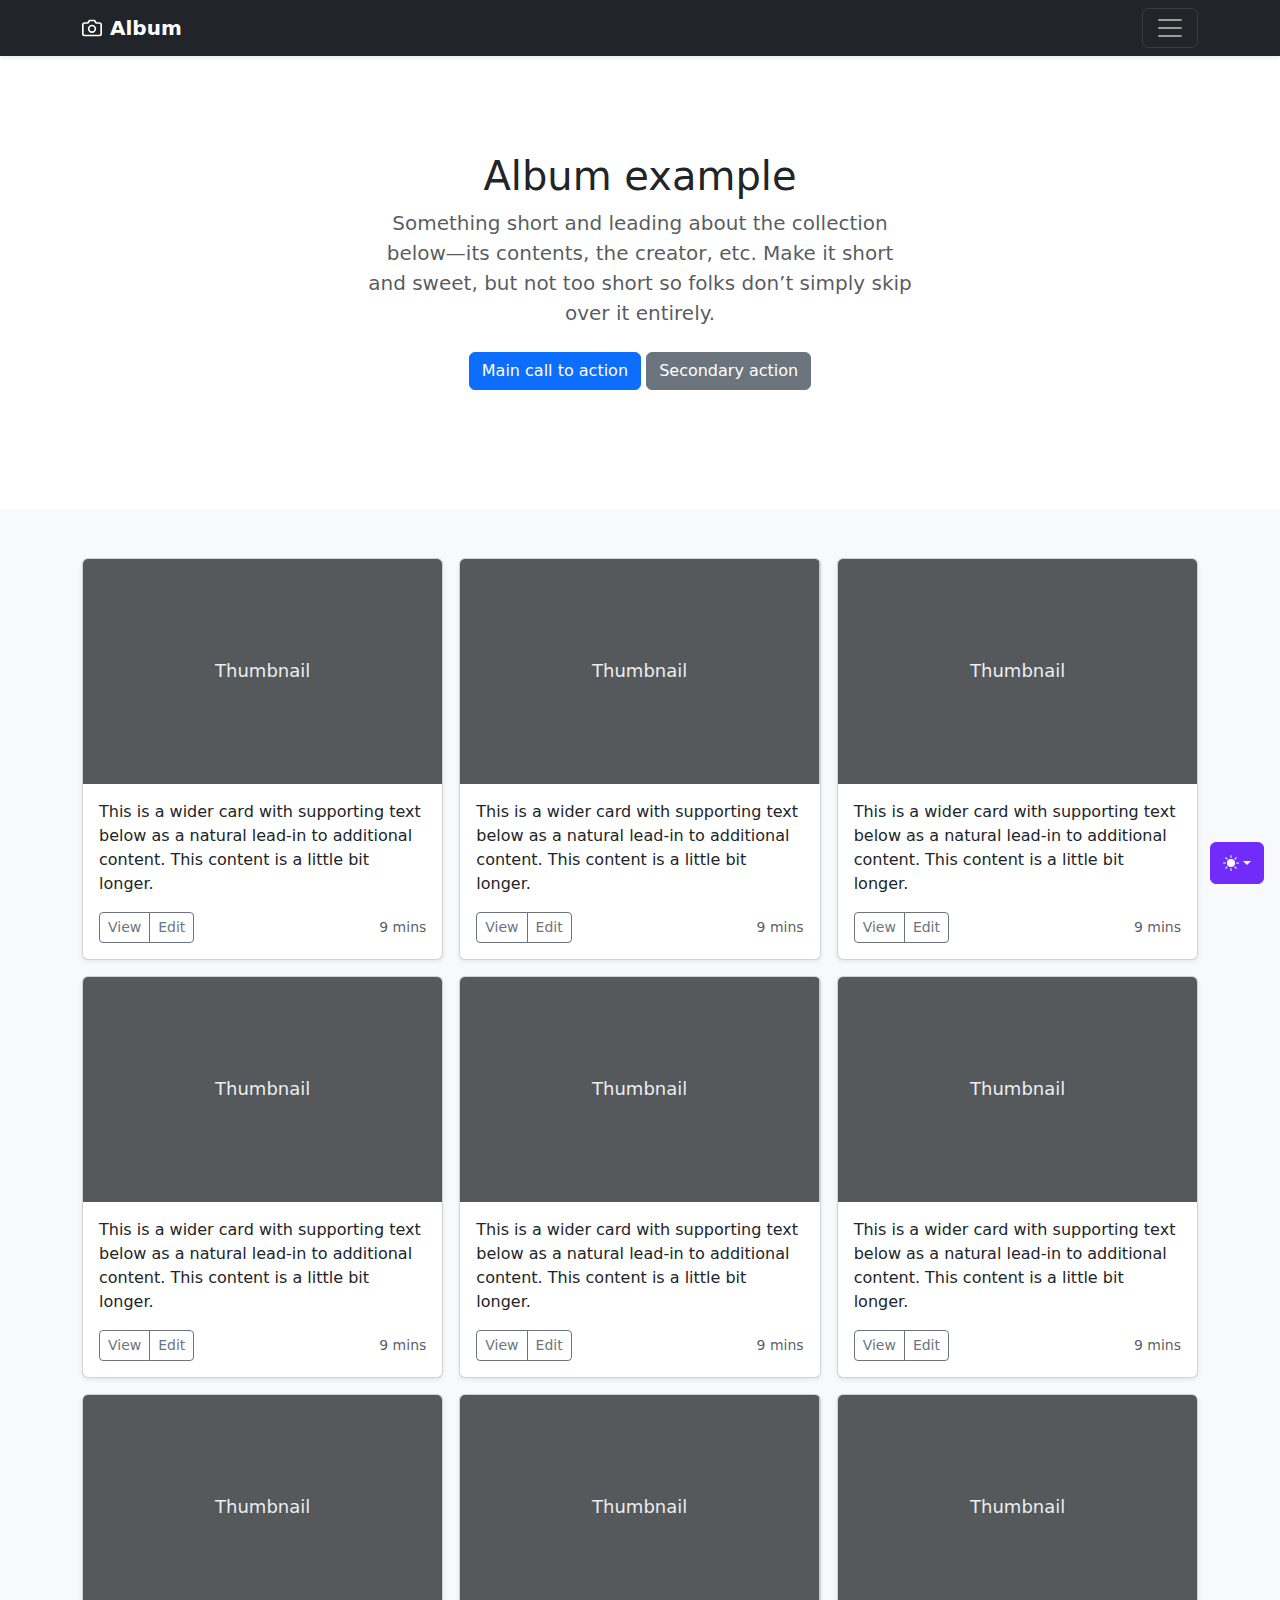
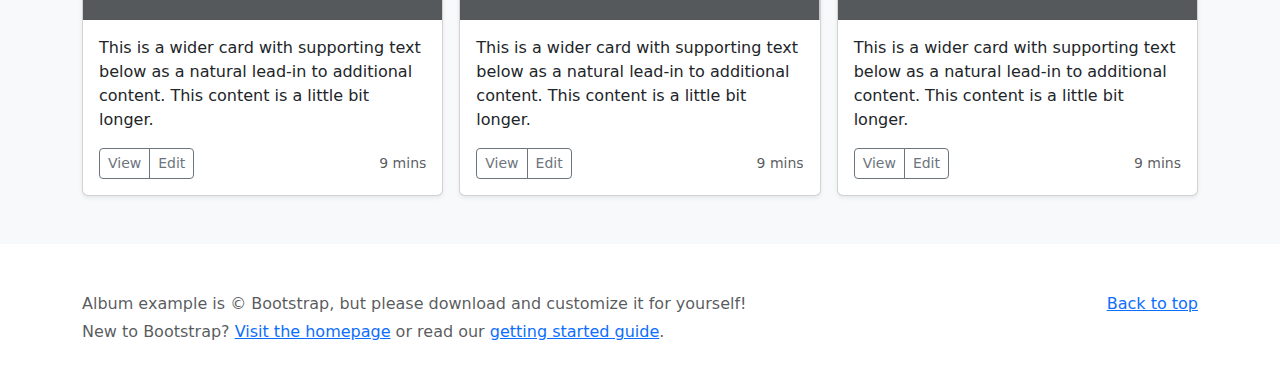
<file: bootstrap-5.3.8-examples/album/index.html>
<!doctype html>
<html lang="en" data-bs-theme="auto">
  <head>
    <meta charset="utf-8" />
    <meta name="viewport" content="width=device-width, initial-scale=1" />
    <meta name="description" content="" />
    <meta
      name="author"
      content="Mark Otto, Jacob Thornton, and Bootstrap contributors"
    />
    <meta name="generator" content="Astro v5.13.2" />
    <title>Album example · Bootstrap v5.3</title>
    <link
      rel="canonical"
      href="https://getbootstrap.com/docs/5.3/examples/album/"
    />
    <script src="../assets/js/color-modes.js"></script>
    <link href="../assets/dist/css/bootstrap.min.css" rel="stylesheet" />
    <meta name="theme-color" content="#712cf9" />
    <style>
      .bd-placeholder-img {
        font-size: 1.125rem;
        text-anchor: middle;
        -webkit-user-select: none;
        -moz-user-select: none;
        user-select: none;
      }
      @media (min-width: 768px) {
        .bd-placeholder-img-lg {
          font-size: 3.5rem;
        }
      }
      .b-example-divider {
        width: 100%;
        height: 3rem;
        background-color: #0000001a;
        border: solid rgba(0, 0, 0, 0.15);
        border-width: 1px 0;
        box-shadow:
          inset 0 0.5em 1.5em #0000001a,
          inset 0 0.125em 0.5em #00000026;
      }
      .b-example-vr {
        flex-shrink: 0;
        width: 1.5rem;
        height: 100vh;
      }
      .bi {
        vertical-align: -0.125em;
        fill: currentColor;
      }
      .nav-scroller {
        position: relative;
        z-index: 2;
        height: 2.75rem;
        overflow-y: hidden;
      }
      .nav-scroller .nav {
        display: flex;
        flex-wrap: nowrap;
        padding-bottom: 1rem;
        margin-top: -1px;
        overflow-x: auto;
        text-align: center;
        white-space: nowrap;
        -webkit-overflow-scrolling: touch;
      }
      .btn-bd-primary {
        --bd-violet-bg: #712cf9;
        --bd-violet-rgb: 112.520718, 44.062154, 249.437846;
        --bs-btn-font-weight: 600;
        --bs-btn-color: var(--bs-white);
        --bs-btn-bg: var(--bd-violet-bg);
        --bs-btn-border-color: var(--bd-violet-bg);
        --bs-btn-hover-color: var(--bs-white);
        --bs-btn-hover-bg: #6528e0;
        --bs-btn-hover-border-color: #6528e0;
        --bs-btn-focus-shadow-rgb: var(--bd-violet-rgb);
        --bs-btn-active-color: var(--bs-btn-hover-color);
        --bs-btn-active-bg: #5a23c8;
        --bs-btn-active-border-color: #5a23c8;
      }
      .bd-mode-toggle {
        z-index: 1500;
      }
      .bd-mode-toggle .bi {
        width: 1em;
        height: 1em;
      }
      .bd-mode-toggle .dropdown-menu .active .bi {
        display: block !important;
      }
    </style>
  </head>
  <body>
    <svg xmlns="http://www.w3.org/2000/svg" class="d-none">
      <symbol id="check2" viewBox="0 0 16 16">
        <path
          d="M13.854 3.646a.5.5 0 0 1 0 .708l-7 7a.5.5 0 0 1-.708 0l-3.5-3.5a.5.5 0 1 1 .708-.708L6.5 10.293l6.646-6.647a.5.5 0 0 1 .708 0z"
        ></path>
      </symbol>
      <symbol id="circle-half" viewBox="0 0 16 16">
        <path
          d="M8 15A7 7 0 1 0 8 1v14zm0 1A8 8 0 1 1 8 0a8 8 0 0 1 0 16z"
        ></path>
      </symbol>
      <symbol id="moon-stars-fill" viewBox="0 0 16 16">
        <path
          d="M6 .278a.768.768 0 0 1 .08.858 7.208 7.208 0 0 0-.878 3.46c0 4.021 3.278 7.277 7.318 7.277.527 0 1.04-.055 1.533-.16a.787.787 0 0 1 .81.316.733.733 0 0 1-.031.893A8.349 8.349 0 0 1 8.344 16C3.734 16 0 12.286 0 7.71 0 4.266 2.114 1.312 5.124.06A.752.752 0 0 1 6 .278z"
        ></path>
        <path
          d="M10.794 3.148a.217.217 0 0 1 .412 0l.387 1.162c.173.518.579.924 1.097 1.097l1.162.387a.217.217 0 0 1 0 .412l-1.162.387a1.734 1.734 0 0 0-1.097 1.097l-.387 1.162a.217.217 0 0 1-.412 0l-.387-1.162A1.734 1.734 0 0 0 9.31 6.593l-1.162-.387a.217.217 0 0 1 0-.412l1.162-.387a1.734 1.734 0 0 0 1.097-1.097l.387-1.162zM13.863.099a.145.145 0 0 1 .274 0l.258.774c.115.346.386.617.732.732l.774.258a.145.145 0 0 1 0 .274l-.774.258a1.156 1.156 0 0 0-.732.732l-.258.774a.145.145 0 0 1-.274 0l-.258-.774a1.156 1.156 0 0 0-.732-.732l-.774-.258a.145.145 0 0 1 0-.274l.774-.258c.346-.115.617-.386.732-.732L13.863.1z"
        ></path>
      </symbol>
      <symbol id="sun-fill" viewBox="0 0 16 16">
        <path
          d="M8 12a4 4 0 1 0 0-8 4 4 0 0 0 0 8zM8 0a.5.5 0 0 1 .5.5v2a.5.5 0 0 1-1 0v-2A.5.5 0 0 1 8 0zm0 13a.5.5 0 0 1 .5.5v2a.5.5 0 0 1-1 0v-2A.5.5 0 0 1 8 13zm8-5a.5.5 0 0 1-.5.5h-2a.5.5 0 0 1 0-1h2a.5.5 0 0 1 .5.5zM3 8a.5.5 0 0 1-.5.5h-2a.5.5 0 0 1 0-1h2A.5.5 0 0 1 3 8zm10.657-5.657a.5.5 0 0 1 0 .707l-1.414 1.415a.5.5 0 1 1-.707-.708l1.414-1.414a.5.5 0 0 1 .707 0zm-9.193 9.193a.5.5 0 0 1 0 .707L3.05 13.657a.5.5 0 0 1-.707-.707l1.414-1.414a.5.5 0 0 1 .707 0zm9.193 2.121a.5.5 0 0 1-.707 0l-1.414-1.414a.5.5 0 0 1 .707-.707l1.414 1.414a.5.5 0 0 1 0 .707zM4.464 4.465a.5.5 0 0 1-.707 0L2.343 3.05a.5.5 0 1 1 .707-.707l1.414 1.414a.5.5 0 0 1 0 .708z"
        ></path>
      </symbol>
    </svg>
    <div
      class="dropdown position-fixed bottom-0 end-0 mb-3 me-3 bd-mode-toggle"
    >
      <button
        class="btn btn-bd-primary py-2 dropdown-toggle d-flex align-items-center"
        id="bd-theme"
        type="button"
        aria-expanded="false"
        data-bs-toggle="dropdown"
        aria-label="Toggle theme (auto)"
      >
        <svg class="bi my-1 theme-icon-active" aria-hidden="true">
          <use href="#circle-half"></use>
        </svg>
        <span class="visually-hidden" id="bd-theme-text">Toggle theme</span>
      </button>
      <ul
        class="dropdown-menu dropdown-menu-end shadow"
        aria-labelledby="bd-theme-text"
      >
        <li>
          <button
            type="button"
            class="dropdown-item d-flex align-items-center"
            data-bs-theme-value="light"
            aria-pressed="false"
          >
            <svg class="bi me-2 opacity-50" aria-hidden="true">
              <use href="#sun-fill"></use>
            </svg>
            Light
            <svg class="bi ms-auto d-none" aria-hidden="true">
              <use href="#check2"></use>
            </svg>
          </button>
        </li>
        <li>
          <button
            type="button"
            class="dropdown-item d-flex align-items-center"
            data-bs-theme-value="dark"
            aria-pressed="false"
          >
            <svg class="bi me-2 opacity-50" aria-hidden="true">
              <use href="#moon-stars-fill"></use>
            </svg>
            Dark
            <svg class="bi ms-auto d-none" aria-hidden="true">
              <use href="#check2"></use>
            </svg>
          </button>
        </li>
        <li>
          <button
            type="button"
            class="dropdown-item d-flex align-items-center active"
            data-bs-theme-value="auto"
            aria-pressed="true"
          >
            <svg class="bi me-2 opacity-50" aria-hidden="true">
              <use href="#circle-half"></use>
            </svg>
            Auto
            <svg class="bi ms-auto d-none" aria-hidden="true">
              <use href="#check2"></use>
            </svg>
          </button>
        </li>
      </ul>
    </div>
    <header data-bs-theme="dark">
      <div class="collapse text-bg-dark" id="navbarHeader">
        <div class="container">
          <div class="row">
            <div class="col-sm-8 col-md-7 py-4">
              <h4>About</h4>
              <p class="text-body-secondary">
                Add some information about the album below, the author, or any
                other background context. Make it a few sentences long so folks
                can pick up some informative tidbits. Then, link them off to
                some social networking sites or contact information.
              </p>
            </div>
            <div class="col-sm-4 offset-md-1 py-4">
              <h4>Contact</h4>
              <ul class="list-unstyled">
                <li><a href="#" class="text-white">Follow on X</a></li>
                <li><a href="#" class="text-white">Like on Facebook</a></li>
                <li><a href="#" class="text-white">Email me</a></li>
              </ul>
            </div>
          </div>
        </div>
      </div>
      <div class="navbar navbar-dark bg-dark shadow-sm">
        <div class="container">
          <a href="#" class="navbar-brand d-flex align-items-center">
            <svg
              xmlns="http://www.w3.org/2000/svg"
              width="20"
              height="20"
              fill="none"
              stroke="currentColor"
              stroke-linecap="round"
              stroke-linejoin="round"
              stroke-width="2"
              aria-hidden="true"
              class="me-2"
              viewBox="0 0 24 24"
            >
              <path
                d="M23 19a2 2 0 0 1-2 2H3a2 2 0 0 1-2-2V8a2 2 0 0 1 2-2h4l2-3h6l2 3h4a2 2 0 0 1 2 2z"
              ></path>
              <circle cx="12" cy="13" r="4"></circle>
            </svg>
            <strong>Album</strong>
          </a>
          <button
            class="navbar-toggler"
            type="button"
            data-bs-toggle="collapse"
            data-bs-target="#navbarHeader"
            aria-controls="navbarHeader"
            aria-expanded="false"
            aria-label="Toggle navigation"
          >
            <span class="navbar-toggler-icon"></span>
          </button>
        </div>
      </div>
    </header>
    <main>
      <section class="py-5 text-center container">
        <div class="row py-lg-5">
          <div class="col-lg-6 col-md-8 mx-auto">
            <h1 class="fw-light">Album example</h1>
            <p class="lead text-body-secondary">
              Something short and leading about the collection below—its
              contents, the creator, etc. Make it short and sweet, but not too
              short so folks don’t simply skip over it entirely.
            </p>
            <p>
              <a href="#" class="btn btn-primary my-2">Main call to action</a>
              <a href="#" class="btn btn-secondary my-2">Secondary action</a>
            </p>
          </div>
        </div>
      </section>
      <div class="album py-5 bg-body-tertiary">
        <div class="container">
          <div class="row row-cols-1 row-cols-sm-2 row-cols-md-3 g-3">
            <div class="col">
              <div class="card shadow-sm">
                <svg
                  aria-label="Placeholder: Thumbnail"
                  class="bd-placeholder-img card-img-top"
                  height="225"
                  preserveAspectRatio="xMidYMid slice"
                  role="img"
                  width="100%"
                  xmlns="http://www.w3.org/2000/svg"
                >
                  <title>Placeholder</title>
                  <rect width="100%" height="100%" fill="#55595c"></rect>
                  <text x="50%" y="50%" fill="#eceeef" dy=".3em">
                    Thumbnail
                  </text>
                </svg>
                <div class="card-body">
                  <p class="card-text">
                    This is a wider card with supporting text below as a natural
                    lead-in to additional content. This content is a little bit
                    longer.
                  </p>
                  <div
                    class="d-flex justify-content-between align-items-center"
                  >
                    <div class="btn-group">
                      <button
                        type="button"
                        class="btn btn-sm btn-outline-secondary"
                      >
                        View
                      </button>
                      <button
                        type="button"
                        class="btn btn-sm btn-outline-secondary"
                      >
                        Edit
                      </button>
                    </div>
                    <small class="text-body-secondary">9 mins</small>
                  </div>
                </div>
              </div>
            </div>
            <div class="col">
              <div class="card shadow-sm">
                <svg
                  aria-label="Placeholder: Thumbnail"
                  class="bd-placeholder-img card-img-top"
                  height="225"
                  preserveAspectRatio="xMidYMid slice"
                  role="img"
                  width="100%"
                  xmlns="http://www.w3.org/2000/svg"
                >
                  <title>Placeholder</title>
                  <rect width="100%" height="100%" fill="#55595c"></rect>
                  <text x="50%" y="50%" fill="#eceeef" dy=".3em">
                    Thumbnail
                  </text>
                </svg>
                <div class="card-body">
                  <p class="card-text">
                    This is a wider card with supporting text below as a natural
                    lead-in to additional content. This content is a little bit
                    longer.
                  </p>
                  <div
                    class="d-flex justify-content-between align-items-center"
                  >
                    <div class="btn-group">
                      <button
                        type="button"
                        class="btn btn-sm btn-outline-secondary"
                      >
                        View
                      </button>
                      <button
                        type="button"
                        class="btn btn-sm btn-outline-secondary"
                      >
                        Edit
                      </button>
                    </div>
                    <small class="text-body-secondary">9 mins</small>
                  </div>
                </div>
              </div>
            </div>
            <div class="col">
              <div class="card shadow-sm">
                <svg
                  aria-label="Placeholder: Thumbnail"
                  class="bd-placeholder-img card-img-top"
                  height="225"
                  preserveAspectRatio="xMidYMid slice"
                  role="img"
                  width="100%"
                  xmlns="http://www.w3.org/2000/svg"
                >
                  <title>Placeholder</title>
                  <rect width="100%" height="100%" fill="#55595c"></rect>
                  <text x="50%" y="50%" fill="#eceeef" dy=".3em">
                    Thumbnail
                  </text>
                </svg>
                <div class="card-body">
                  <p class="card-text">
                    This is a wider card with supporting text below as a natural
                    lead-in to additional content. This content is a little bit
                    longer.
                  </p>
                  <div
                    class="d-flex justify-content-between align-items-center"
                  >
                    <div class="btn-group">
                      <button
                        type="button"
                        class="btn btn-sm btn-outline-secondary"
                      >
                        View
                      </button>
                      <button
                        type="button"
                        class="btn btn-sm btn-outline-secondary"
                      >
                        Edit
                      </button>
                    </div>
                    <small class="text-body-secondary">9 mins</small>
                  </div>
                </div>
              </div>
            </div>
            <div class="col">
              <div class="card shadow-sm">
                <svg
                  aria-label="Placeholder: Thumbnail"
                  class="bd-placeholder-img card-img-top"
                  height="225"
                  preserveAspectRatio="xMidYMid slice"
                  role="img"
                  width="100%"
                  xmlns="http://www.w3.org/2000/svg"
                >
                  <title>Placeholder</title>
                  <rect width="100%" height="100%" fill="#55595c"></rect>
                  <text x="50%" y="50%" fill="#eceeef" dy=".3em">
                    Thumbnail
                  </text>
                </svg>
                <div class="card-body">
                  <p class="card-text">
                    This is a wider card with supporting text below as a natural
                    lead-in to additional content. This content is a little bit
                    longer.
                  </p>
                  <div
                    class="d-flex justify-content-between align-items-center"
                  >
                    <div class="btn-group">
                      <button
                        type="button"
                        class="btn btn-sm btn-outline-secondary"
                      >
                        View
                      </button>
                      <button
                        type="button"
                        class="btn btn-sm btn-outline-secondary"
                      >
                        Edit
                      </button>
                    </div>
                    <small class="text-body-secondary">9 mins</small>
                  </div>
                </div>
              </div>
            </div>
            <div class="col">
              <div class="card shadow-sm">
                <svg
                  aria-label="Placeholder: Thumbnail"
                  class="bd-placeholder-img card-img-top"
                  height="225"
                  preserveAspectRatio="xMidYMid slice"
                  role="img"
                  width="100%"
                  xmlns="http://www.w3.org/2000/svg"
                >
                  <title>Placeholder</title>
                  <rect width="100%" height="100%" fill="#55595c"></rect>
                  <text x="50%" y="50%" fill="#eceeef" dy=".3em">
                    Thumbnail
                  </text>
                </svg>
                <div class="card-body">
                  <p class="card-text">
                    This is a wider card with supporting text below as a natural
                    lead-in to additional content. This content is a little bit
                    longer.
                  </p>
                  <div
                    class="d-flex justify-content-between align-items-center"
                  >
                    <div class="btn-group">
                      <button
                        type="button"
                        class="btn btn-sm btn-outline-secondary"
                      >
                        View
                      </button>
                      <button
                        type="button"
                        class="btn btn-sm btn-outline-secondary"
                      >
                        Edit
                      </button>
                    </div>
                    <small class="text-body-secondary">9 mins</small>
                  </div>
                </div>
              </div>
            </div>
            <div class="col">
              <div class="card shadow-sm">
                <svg
                  aria-label="Placeholder: Thumbnail"
                  class="bd-placeholder-img card-img-top"
                  height="225"
                  preserveAspectRatio="xMidYMid slice"
                  role="img"
                  width="100%"
                  xmlns="http://www.w3.org/2000/svg"
                >
                  <title>Placeholder</title>
                  <rect width="100%" height="100%" fill="#55595c"></rect>
                  <text x="50%" y="50%" fill="#eceeef" dy=".3em">
                    Thumbnail
                  </text>
                </svg>
                <div class="card-body">
                  <p class="card-text">
                    This is a wider card with supporting text below as a natural
                    lead-in to additional content. This content is a little bit
                    longer.
                  </p>
                  <div
                    class="d-flex justify-content-between align-items-center"
                  >
                    <div class="btn-group">
                      <button
                        type="button"
                        class="btn btn-sm btn-outline-secondary"
                      >
                        View
                      </button>
                      <button
                        type="button"
                        class="btn btn-sm btn-outline-secondary"
                      >
                        Edit
                      </button>
                    </div>
                    <small class="text-body-secondary">9 mins</small>
                  </div>
                </div>
              </div>
            </div>
            <div class="col">
              <div class="card shadow-sm">
                <svg
                  aria-label="Placeholder: Thumbnail"
                  class="bd-placeholder-img card-img-top"
                  height="225"
                  preserveAspectRatio="xMidYMid slice"
                  role="img"
                  width="100%"
                  xmlns="http://www.w3.org/2000/svg"
                >
                  <title>Placeholder</title>
                  <rect width="100%" height="100%" fill="#55595c"></rect>
                  <text x="50%" y="50%" fill="#eceeef" dy=".3em">
                    Thumbnail
                  </text>
                </svg>
                <div class="card-body">
                  <p class="card-text">
                    This is a wider card with supporting text below as a natural
                    lead-in to additional content. This content is a little bit
                    longer.
                  </p>
                  <div
                    class="d-flex justify-content-between align-items-center"
                  >
                    <div class="btn-group">
                      <button
                        type="button"
                        class="btn btn-sm btn-outline-secondary"
                      >
                        View
                      </button>
                      <button
                        type="button"
                        class="btn btn-sm btn-outline-secondary"
                      >
                        Edit
                      </button>
                    </div>
                    <small class="text-body-secondary">9 mins</small>
                  </div>
                </div>
              </div>
            </div>
            <div class="col">
              <div class="card shadow-sm">
                <svg
                  aria-label="Placeholder: Thumbnail"
                  class="bd-placeholder-img card-img-top"
                  height="225"
                  preserveAspectRatio="xMidYMid slice"
                  role="img"
                  width="100%"
                  xmlns="http://www.w3.org/2000/svg"
                >
                  <title>Placeholder</title>
                  <rect width="100%" height="100%" fill="#55595c"></rect>
                  <text x="50%" y="50%" fill="#eceeef" dy=".3em">
                    Thumbnail
                  </text>
                </svg>
                <div class="card-body">
                  <p class="card-text">
                    This is a wider card with supporting text below as a natural
                    lead-in to additional content. This content is a little bit
                    longer.
                  </p>
                  <div
                    class="d-flex justify-content-between align-items-center"
                  >
                    <div class="btn-group">
                      <button
                        type="button"
                        class="btn btn-sm btn-outline-secondary"
                      >
                        View
                      </button>
                      <button
                        type="button"
                        class="btn btn-sm btn-outline-secondary"
                      >
                        Edit
                      </button>
                    </div>
                    <small class="text-body-secondary">9 mins</small>
                  </div>
                </div>
              </div>
            </div>
            <div class="col">
              <div class="card shadow-sm">
                <svg
                  aria-label="Placeholder: Thumbnail"
                  class="bd-placeholder-img card-img-top"
                  height="225"
                  preserveAspectRatio="xMidYMid slice"
                  role="img"
                  width="100%"
                  xmlns="http://www.w3.org/2000/svg"
                >
                  <title>Placeholder</title>
                  <rect width="100%" height="100%" fill="#55595c"></rect>
                  <text x="50%" y="50%" fill="#eceeef" dy=".3em">
                    Thumbnail
                  </text>
                </svg>
                <div class="card-body">
                  <p class="card-text">
                    This is a wider card with supporting text below as a natural
                    lead-in to additional content. This content is a little bit
                    longer.
                  </p>
                  <div
                    class="d-flex justify-content-between align-items-center"
                  >
                    <div class="btn-group">
                      <button
                        type="button"
                        class="btn btn-sm btn-outline-secondary"
                      >
                        View
                      </button>
                      <button
                        type="button"
                        class="btn btn-sm btn-outline-secondary"
                      >
                        Edit
                      </button>
                    </div>
                    <small class="text-body-secondary">9 mins</small>
                  </div>
                </div>
              </div>
            </div>
          </div>
        </div>
      </div>
    </main>
    <footer class="text-body-secondary py-5">
      <div class="container">
        <p class="float-end mb-1"><a href="#">Back to top</a></p>
        <p class="mb-1">
          Album example is &copy; Bootstrap, but please download and customize
          it for yourself!
        </p>
        <p class="mb-0">
          New to Bootstrap? <a href="/">Visit the homepage</a> or read our
          <a href="../getting-started/introduction">getting started guide</a>.
        </p>
      </div>
    </footer>
    <script
      src="../assets/dist/js/bootstrap.bundle.min.js"
      class="astro-vvvwv3sm"
    ></script>
  </body>
</html>
</file>
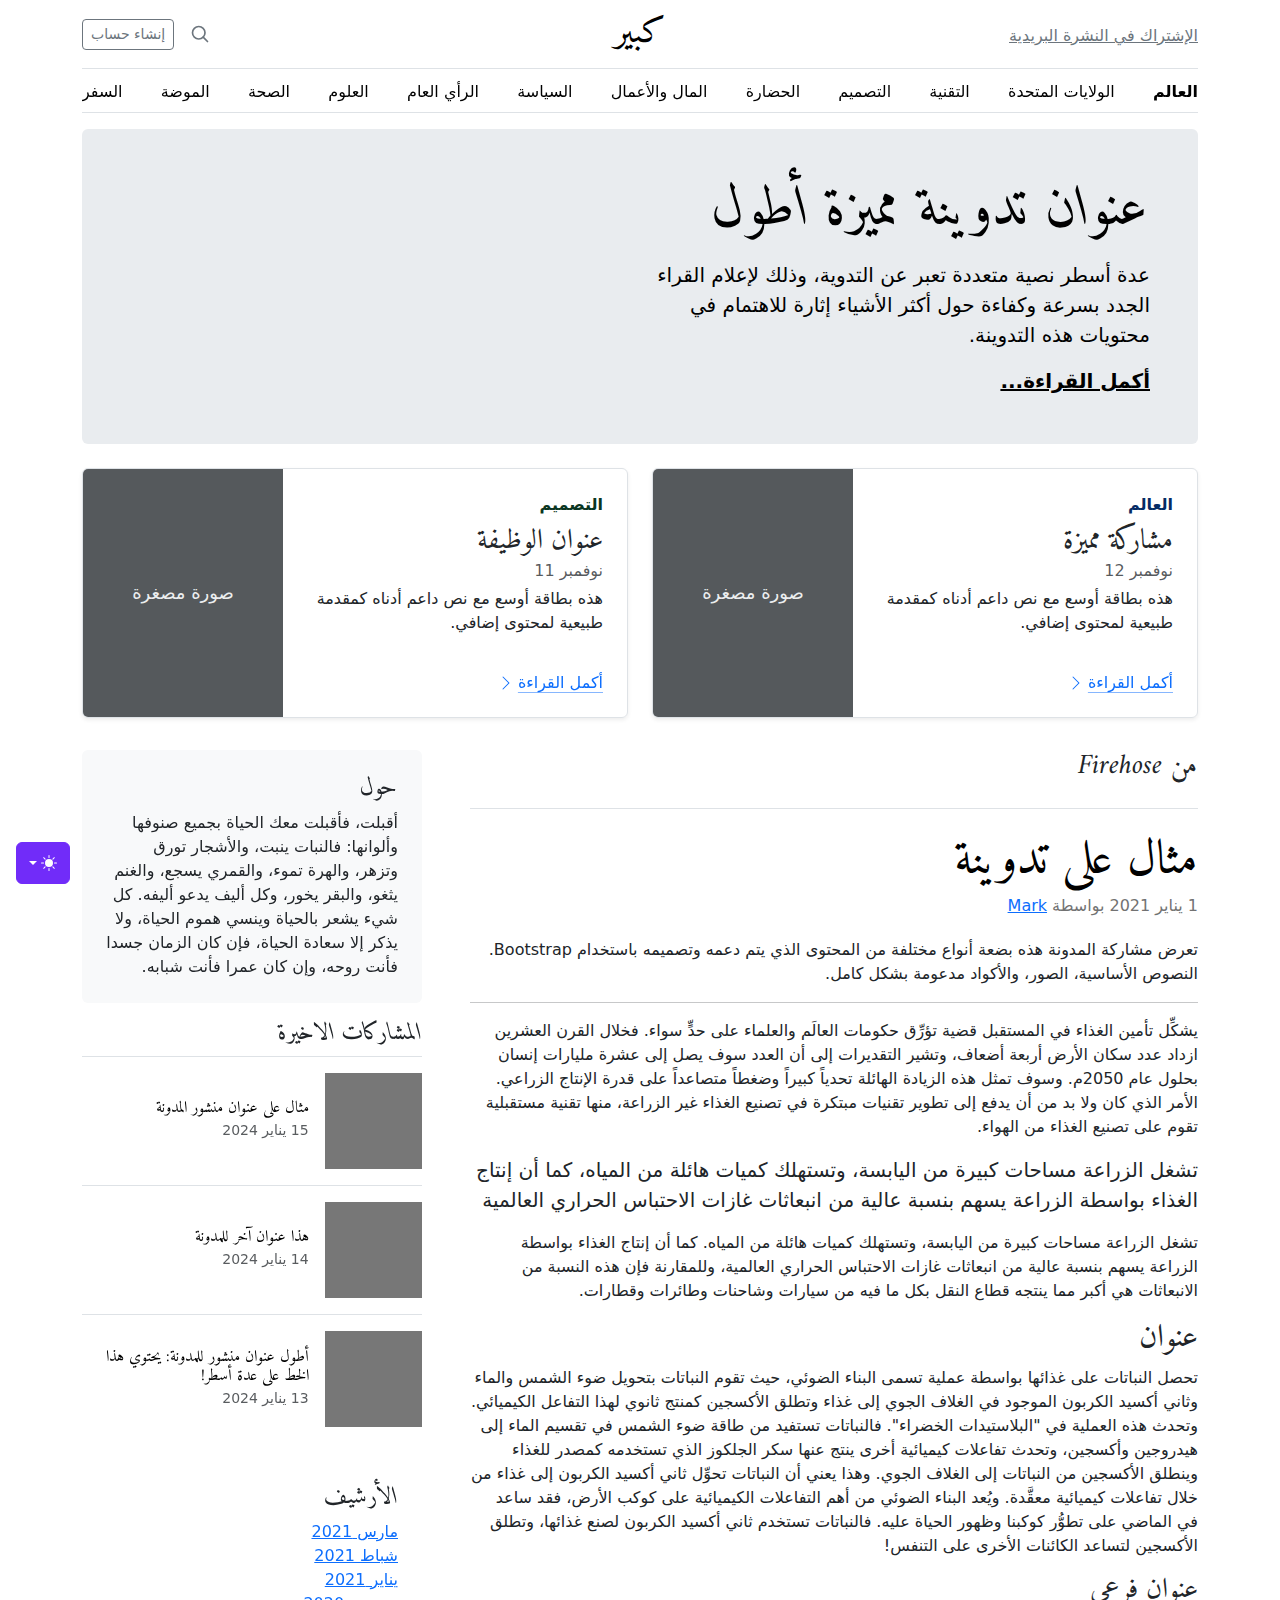
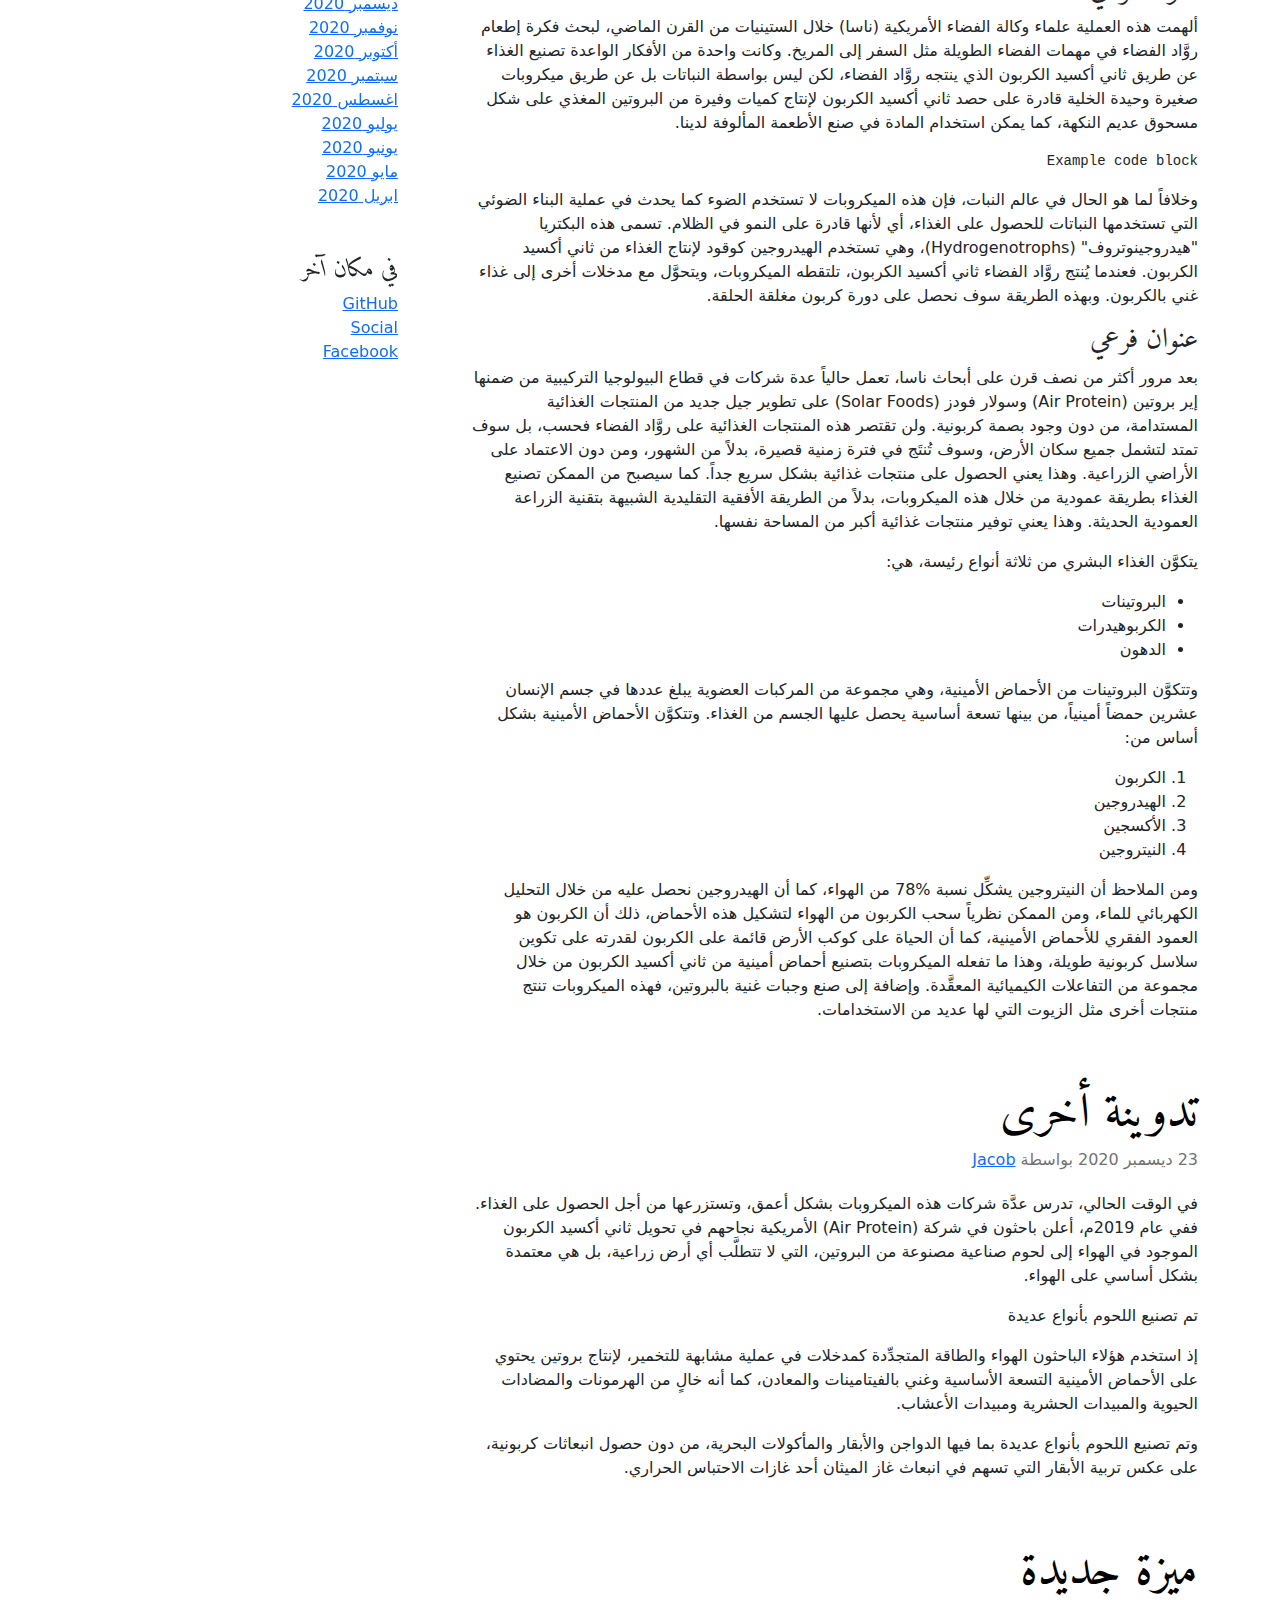
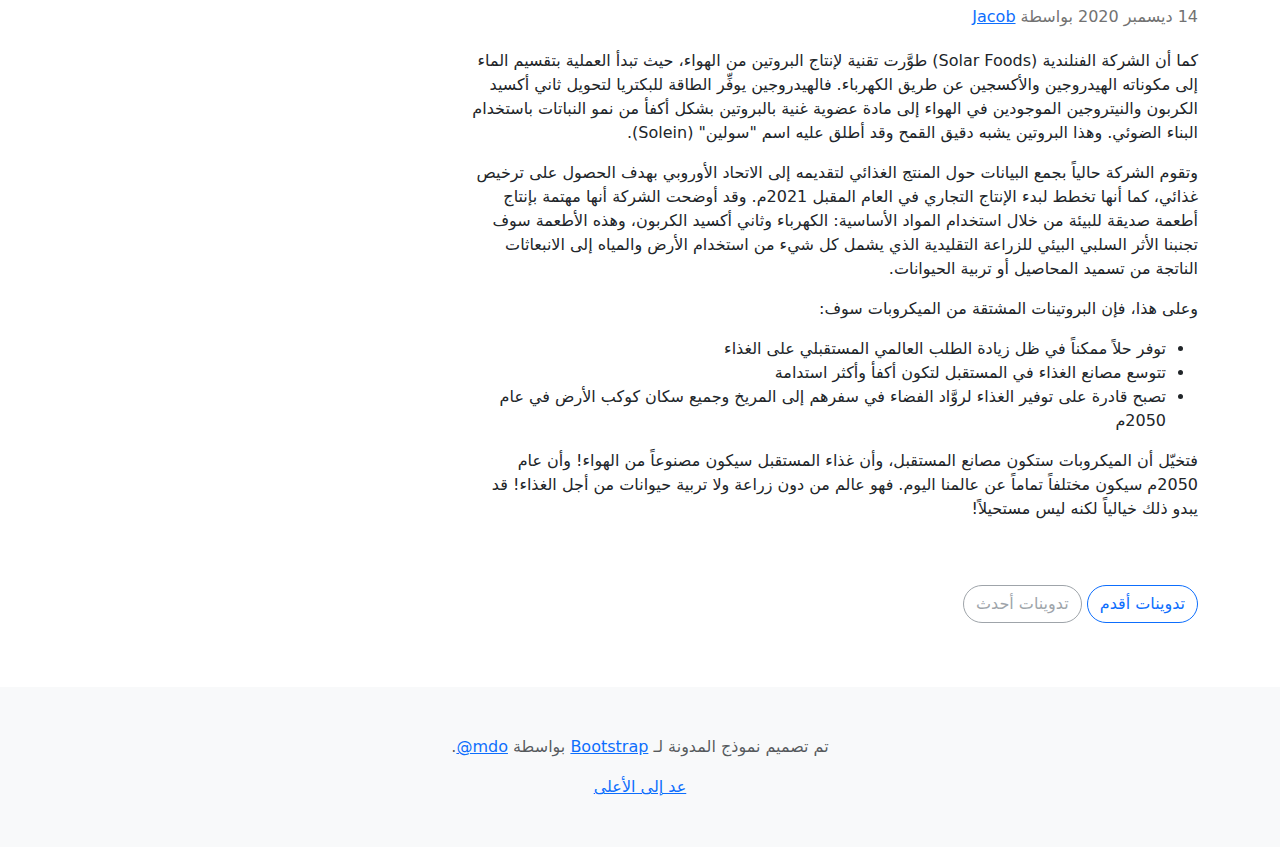
<file: bootstrap-5.3.8-examples/blog-rtl/index.html>
<!doctype html>
<html lang="ar" dir="rtl" data-bs-theme="auto">
  <head>
    <meta charset="utf-8" />
    <meta name="viewport" content="width=device-width, initial-scale=1" />
    <meta name="description" content="" />
    <meta
      name="author"
      content="Mark Otto, Jacob Thornton, and Bootstrap contributors"
    />
    <meta name="generator" content="Astro v5.13.2" />
    <title>قالب المدونة · Bootstrap v5.3</title>
    <link
      rel="canonical"
      href="https://getbootstrap.com/docs/5.3/examples/blog-rtl/"
    />
    <script src="../assets/js/color-modes.js"></script>
    <link href="../assets/dist/css/bootstrap.rtl.min.css" rel="stylesheet" />
    <meta name="theme-color" content="#712cf9" />
    <link
      href="https://fonts.googleapis.com/css?family=Amiri:wght@400;700&display=swap"
      rel="stylesheet"
    />
    <link href="../blog/blog.rtl.css" rel="stylesheet" />
    <style>
      .bd-placeholder-img {
        font-size: 1.125rem;
        text-anchor: middle;
        -webkit-user-select: none;
        -moz-user-select: none;
        user-select: none;
      }
      @media (min-width: 768px) {
        .bd-placeholder-img-lg {
          font-size: 3.5rem;
        }
      }
      .b-example-divider {
        width: 100%;
        height: 3rem;
        background-color: #0000001a;
        border: solid rgba(0, 0, 0, 0.15);
        border-width: 1px 0;
        box-shadow:
          inset 0 0.5em 1.5em #0000001a,
          inset 0 0.125em 0.5em #00000026;
      }
      .b-example-vr {
        flex-shrink: 0;
        width: 1.5rem;
        height: 100vh;
      }
      .bi {
        vertical-align: -0.125em;
        fill: currentColor;
      }
      .nav-scroller {
        position: relative;
        z-index: 2;
        height: 2.75rem;
        overflow-y: hidden;
      }
      .nav-scroller .nav {
        display: flex;
        flex-wrap: nowrap;
        padding-bottom: 1rem;
        margin-top: -1px;
        overflow-x: auto;
        text-align: center;
        white-space: nowrap;
        -webkit-overflow-scrolling: touch;
      }
      .btn-bd-primary {
        --bd-violet-bg: #712cf9;
        --bd-violet-rgb: 112.520718, 44.062154, 249.437846;
        --bs-btn-font-weight: 600;
        --bs-btn-color: var(--bs-white);
        --bs-btn-bg: var(--bd-violet-bg);
        --bs-btn-border-color: var(--bd-violet-bg);
        --bs-btn-hover-color: var(--bs-white);
        --bs-btn-hover-bg: #6528e0;
        --bs-btn-hover-border-color: #6528e0;
        --bs-btn-focus-shadow-rgb: var(--bd-violet-rgb);
        --bs-btn-active-color: var(--bs-btn-hover-color);
        --bs-btn-active-bg: #5a23c8;
        --bs-btn-active-border-color: #5a23c8;
      }
      .bd-mode-toggle {
        z-index: 1500;
      }
      .bd-mode-toggle .bi {
        width: 1em;
        height: 1em;
      }
      .bd-mode-toggle .dropdown-menu .active .bi {
        display: block !important;
      }
    </style>
  </head>
  <body>
    <svg xmlns="http://www.w3.org/2000/svg" class="d-none">
      <symbol id="check2" viewBox="0 0 16 16">
        <path
          d="M13.854 3.646a.5.5 0 0 1 0 .708l-7 7a.5.5 0 0 1-.708 0l-3.5-3.5a.5.5 0 1 1 .708-.708L6.5 10.293l6.646-6.647a.5.5 0 0 1 .708 0z"
        ></path>
      </symbol>
      <symbol id="circle-half" viewBox="0 0 16 16">
        <path
          d="M8 15A7 7 0 1 0 8 1v14zm0 1A8 8 0 1 1 8 0a8 8 0 0 1 0 16z"
        ></path>
      </symbol>
      <symbol id="moon-stars-fill" viewBox="0 0 16 16">
        <path
          d="M6 .278a.768.768 0 0 1 .08.858 7.208 7.208 0 0 0-.878 3.46c0 4.021 3.278 7.277 7.318 7.277.527 0 1.04-.055 1.533-.16a.787.787 0 0 1 .81.316.733.733 0 0 1-.031.893A8.349 8.349 0 0 1 8.344 16C3.734 16 0 12.286 0 7.71 0 4.266 2.114 1.312 5.124.06A.752.752 0 0 1 6 .278z"
        ></path>
        <path
          d="M10.794 3.148a.217.217 0 0 1 .412 0l.387 1.162c.173.518.579.924 1.097 1.097l1.162.387a.217.217 0 0 1 0 .412l-1.162.387a1.734 1.734 0 0 0-1.097 1.097l-.387 1.162a.217.217 0 0 1-.412 0l-.387-1.162A1.734 1.734 0 0 0 9.31 6.593l-1.162-.387a.217.217 0 0 1 0-.412l1.162-.387a1.734 1.734 0 0 0 1.097-1.097l.387-1.162zM13.863.099a.145.145 0 0 1 .274 0l.258.774c.115.346.386.617.732.732l.774.258a.145.145 0 0 1 0 .274l-.774.258a1.156 1.156 0 0 0-.732.732l-.258.774a.145.145 0 0 1-.274 0l-.258-.774a1.156 1.156 0 0 0-.732-.732l-.774-.258a.145.145 0 0 1 0-.274l.774-.258c.346-.115.617-.386.732-.732L13.863.1z"
        ></path>
      </symbol>
      <symbol id="sun-fill" viewBox="0 0 16 16">
        <path
          d="M8 12a4 4 0 1 0 0-8 4 4 0 0 0 0 8zM8 0a.5.5 0 0 1 .5.5v2a.5.5 0 0 1-1 0v-2A.5.5 0 0 1 8 0zm0 13a.5.5 0 0 1 .5.5v2a.5.5 0 0 1-1 0v-2A.5.5 0 0 1 8 13zm8-5a.5.5 0 0 1-.5.5h-2a.5.5 0 0 1 0-1h2a.5.5 0 0 1 .5.5zM3 8a.5.5 0 0 1-.5.5h-2a.5.5 0 0 1 0-1h2A.5.5 0 0 1 3 8zm10.657-5.657a.5.5 0 0 1 0 .707l-1.414 1.415a.5.5 0 1 1-.707-.708l1.414-1.414a.5.5 0 0 1 .707 0zm-9.193 9.193a.5.5 0 0 1 0 .707L3.05 13.657a.5.5 0 0 1-.707-.707l1.414-1.414a.5.5 0 0 1 .707 0zm9.193 2.121a.5.5 0 0 1-.707 0l-1.414-1.414a.5.5 0 0 1 .707-.707l1.414 1.414a.5.5 0 0 1 0 .707zM4.464 4.465a.5.5 0 0 1-.707 0L2.343 3.05a.5.5 0 1 1 .707-.707l1.414 1.414a.5.5 0 0 1 0 .708z"
        ></path>
      </symbol>
    </svg>
    <div
      class="dropdown position-fixed bottom-0 end-0 mb-3 me-3 bd-mode-toggle"
    >
      <button
        class="btn btn-bd-primary py-2 dropdown-toggle d-flex align-items-center"
        id="bd-theme"
        type="button"
        aria-expanded="false"
        data-bs-toggle="dropdown"
        aria-label="Toggle theme (auto)"
      >
        <svg class="bi my-1 theme-icon-active" aria-hidden="true">
          <use href="#circle-half"></use>
        </svg>
        <span class="visually-hidden" id="bd-theme-text">Toggle theme</span>
      </button>
      <ul
        class="dropdown-menu dropdown-menu-end shadow"
        aria-labelledby="bd-theme-text"
      >
        <li>
          <button
            type="button"
            class="dropdown-item d-flex align-items-center"
            data-bs-theme-value="light"
            aria-pressed="false"
          >
            <svg class="bi me-2 opacity-50" aria-hidden="true">
              <use href="#sun-fill"></use>
            </svg>
            Light
            <svg class="bi ms-auto d-none" aria-hidden="true">
              <use href="#check2"></use>
            </svg>
          </button>
        </li>
        <li>
          <button
            type="button"
            class="dropdown-item d-flex align-items-center"
            data-bs-theme-value="dark"
            aria-pressed="false"
          >
            <svg class="bi me-2 opacity-50" aria-hidden="true">
              <use href="#moon-stars-fill"></use>
            </svg>
            Dark
            <svg class="bi ms-auto d-none" aria-hidden="true">
              <use href="#check2"></use>
            </svg>
          </button>
        </li>
        <li>
          <button
            type="button"
            class="dropdown-item d-flex align-items-center active"
            data-bs-theme-value="auto"
            aria-pressed="true"
          >
            <svg class="bi me-2 opacity-50" aria-hidden="true">
              <use href="#circle-half"></use>
            </svg>
            Auto
            <svg class="bi ms-auto d-none" aria-hidden="true">
              <use href="#check2"></use>
            </svg>
          </button>
        </li>
      </ul>
    </div>
    <svg xmlns="http://www.w3.org/2000/svg" class="d-none">
      <symbol
        id="aperture"
        fill="none"
        stroke="currentColor"
        stroke-linecap="round"
        stroke-linejoin="round"
        stroke-width="2"
        viewBox="0 0 24 24"
      >
        <circle cx="12" cy="12" r="10"></circle>
        <path
          d="M14.31 8l5.74 9.94M9.69 8h11.48M7.38 12l5.74-9.94M9.69 16L3.95 6.06M14.31 16H2.83m13.79-4l-5.74 9.94"
        ></path>
      </symbol>
      <symbol id="cart" viewBox="0 0 16 16">
        <path
          d="M0 1.5A.5.5 0 0 1 .5 1H2a.5.5 0 0 1 .485.379L2.89 3H14.5a.5.5 0 0 1 .49.598l-1 5a.5.5 0 0 1-.465.401l-9.397.472L4.415 11H13a.5.5 0 0 1 0 1H4a.5.5 0 0 1-.491-.408L2.01 3.607 1.61 2H.5a.5.5 0 0 1-.5-.5zM3.102 4l.84 4.479 9.144-.459L13.89 4H3.102zM5 12a2 2 0 1 0 0 4 2 2 0 0 0 0-4zm7 0a2 2 0 1 0 0 4 2 2 0 0 0 0-4zm-7 1a1 1 0 1 1 0 2 1 1 0 0 1 0-2zm7 0a1 1 0 1 1 0 2 1 1 0 0 1 0-2z"
        ></path>
      </symbol>
      <symbol id="chevron-right" viewBox="0 0 16 16">
        <path
          fill-rule="evenodd"
          d="M4.646 1.646a.5.5 0 0 1 .708 0l6 6a.5.5 0 0 1 0 .708l-6 6a.5.5 0 0 1-.708-.708L10.293 8 4.646 2.354a.5.5 0 0 1 0-.708z"
        ></path>
      </symbol>
    </svg>
    <div class="container">
      <header class="border-bottom lh-1 py-3">
        <div class="row flex-nowrap justify-content-between align-items-center">
          <div class="col-4 pt-1">
            <a class="link-secondary" href="#">الإشتراك في النشرة البريدية</a>
          </div>
          <div class="col-4 text-center">
            <a
              class="blog-header-logo text-body-emphasis text-decoration-none"
              href="#"
              >كبير</a
            >
          </div>
          <div class="col-4 d-flex justify-content-end align-items-center">
            <a class="link-secondary" href="#" aria-label="بحث">
              <svg
                xmlns="http://www.w3.org/2000/svg"
                width="20"
                height="20"
                fill="none"
                stroke="currentColor"
                stroke-linecap="round"
                stroke-linejoin="round"
                stroke-width="2"
                class="mx-3"
                role="img"
                viewBox="0 0 24 24"
              >
                <title>بحث</title>
                <circle cx="10.5" cy="10.5" r="7.5"></circle>
                <path d="M21 21l-5.2-5.2"></path>
              </svg>
            </a>
            <a class="btn btn-sm btn-outline-secondary" href="#">إنشاء حساب</a>
          </div>
        </div>
      </header>
      <div class="nav-scroller py-1 mb-3 border-bottom">
        <nav class="nav nav-underline justify-content-between">
          <a class="nav-item nav-link link-body-emphasis active" href="#"
            >العالم</a
          >
          <a class="nav-item nav-link link-body-emphasis" href="#"
            >الولايات المتحدة</a
          >
          <a class="nav-item nav-link link-body-emphasis" href="#">التقنية</a>
          <a class="nav-item nav-link link-body-emphasis" href="#">التصميم</a>
          <a class="nav-item nav-link link-body-emphasis" href="#">الحضارة</a>
          <a class="nav-item nav-link link-body-emphasis" href="#"
            >المال والأعمال</a
          >
          <a class="nav-item nav-link link-body-emphasis" href="#">السياسة</a>
          <a class="nav-item nav-link link-body-emphasis" href="#"
            >الرأي العام</a
          >
          <a class="nav-item nav-link link-body-emphasis" href="#">العلوم</a>
          <a class="nav-item nav-link link-body-emphasis" href="#">الصحة</a>
          <a class="nav-item nav-link link-body-emphasis" href="#">الموضة</a>
          <a class="nav-item nav-link link-body-emphasis" href="#">السفر</a>
        </nav>
      </div>
    </div>
    <main class="container">
      <div class="p-4 p-md-5 mb-4 rounded text-body-emphasis bg-body-secondary">
        <div class="col-lg-6 px-0">
          <h1 class="display-4 fst-italic">عنوان تدوينة مميزة أطول</h1>
          <p class="lead my-3">
            عدة أسطر نصية متعددة تعبر عن التدوية، وذلك لإعلام القراء الجدد بسرعة
            وكفاءة حول أكثر الأشياء إثارة للاهتمام في محتويات هذه التدوينة.
          </p>
          <p class="lead mb-0">
            <a href="#" class="text-body-emphasis fw-bold">أكمل القراءة...</a>
          </p>
        </div>
      </div>
      <div class="row mb-2">
        <div class="col-md-6">
          <div
            class="row g-0 border rounded overflow-hidden flex-md-row mb-4 shadow-sm h-md-250 position-relative"
          >
            <div class="col p-4 d-flex flex-column position-static">
              <strong class="d-inline-block mb-2 text-primary-emphasis"
                >العالم</strong
              >
              <h3 class="mb-0">مشاركة مميزة</h3>
              <div class="mb-1 text-body-secondary">نوفمبر 12</div>
              <p class="card-text mb-auto">
                هذه بطاقة أوسع مع نص داعم أدناه كمقدمة طبيعية لمحتوى إضافي.
              </p>
              <a
                href="#"
                class="icon-link gap-1 icon-link-hover stretched-link"
              >
                أكمل القراءة
                <svg class="bi" aria-hidden="true">
                  <use xlink:href="#chevron-right"></use>
                </svg>
              </a>
            </div>
            <div class="col-auto d-none d-lg-block">
              <svg
                aria-label="Placeholder: صورة مصغرة"
                class="bd-placeholder-img"
                height="250"
                preserveAspectRatio="xMidYMid slice"
                role="img"
                width="200"
                xmlns="http://www.w3.org/2000/svg"
              >
                <title>Placeholder</title>
                <rect width="100%" height="100%" fill="#55595c"></rect>
                <text x="50%" y="50%" fill="#eceeef" dy=".3em">صورة مصغرة</text>
              </svg>
            </div>
          </div>
        </div>
        <div class="col-md-6">
          <div
            class="row g-0 border rounded overflow-hidden flex-md-row mb-4 shadow-sm h-md-250 position-relative"
          >
            <div class="col p-4 d-flex flex-column position-static">
              <strong class="d-inline-block mb-2 text-success-emphasis"
                >التصميم</strong
              >
              <h3 class="mb-0">عنوان الوظيفة</h3>
              <div class="mb-1 text-body-secondary">نوفمبر 11</div>
              <p class="mb-auto">
                هذه بطاقة أوسع مع نص داعم أدناه كمقدمة طبيعية لمحتوى إضافي.
              </p>
              <a
                href="#"
                class="icon-link gap-1 icon-link-hover stretched-link"
              >
                أكمل القراءة
                <svg class="bi" aria-hidden="true">
                  <use xlink:href="#chevron-right"></use>
                </svg>
              </a>
            </div>
            <div class="col-auto d-none d-lg-block">
              <svg
                aria-label="Placeholder: صورة مصغرة"
                class="bd-placeholder-img"
                height="250"
                preserveAspectRatio="xMidYMid slice"
                role="img"
                width="200"
                xmlns="http://www.w3.org/2000/svg"
              >
                <title>Placeholder</title>
                <rect width="100%" height="100%" fill="#55595c"></rect>
                <text x="50%" y="50%" fill="#eceeef" dy=".3em">صورة مصغرة</text>
              </svg>
            </div>
          </div>
        </div>
      </div>
      <div class="row g-5">
        <div class="col-md-8">
          <h3 class="pb-4 mb-4 fst-italic border-bottom">من Firehose</h3>
          <article class="blog-post">
            <h2 class="display-5 link-body-emphasis mb-1">مثال على تدوينة</h2>
            <p class="blog-post-meta">
              1 يناير 2021 بواسطة <a href="#"> Mark </a>
            </p>
            <p>
              تعرض مشاركة المدونة هذه بضعة أنواع مختلفة من المحتوى الذي يتم دعمه
              وتصميمه باستخدام Bootstrap. النصوص الأساسية، الصور، والأكواد
              مدعومة بشكل كامل.
            </p>
            <hr />
            <p>
              يشكِّل تأمين الغذاء في المستقبل قضية تؤرِّق حكومات العالَم
              والعلماء على حدٍّ سواء. فخلال القرن العشرين ازداد عدد سكان الأرض
              أربعة أضعاف، وتشير التقديرات إلى أن العدد سوف يصل إلى عشرة مليارات
              إنسان بحلول عام 2050م. وسوف تمثل هذه الزيادة الهائلة تحدياً كبيراً
              وضغطاً متصاعداً على قدرة الإنتاج الزراعي. الأمر الذي كان ولا بد من
              أن يدفع إلى تطوير تقنيات مبتكرة في تصنيع الغذاء غير الزراعة، منها
              تقنية مستقبلية تقوم على تصنيع الغذاء من الهواء.
            </p>
            <blockquote class="blockquote">
              <p>
                تشغل الزراعة مساحات كبيرة من اليابسة، وتستهلك كميات هائلة من
                المياه، كما أن إنتاج الغذاء بواسطة الزراعة يسهم بنسبة عالية من
                انبعاثات غازات الاحتباس الحراري العالمية
              </p>
            </blockquote>
            <p>
              تشغل الزراعة مساحات كبيرة من اليابسة، وتستهلك كميات هائلة من
              المياه. كما أن إنتاج الغذاء بواسطة الزراعة يسهم بنسبة عالية من
              انبعاثات غازات الاحتباس الحراري العالمية، وللمقارنة فإن هذه النسبة
              من الانبعاثات هي أكبر مما ينتجه قطاع النقل بكل ما فيه من سيارات
              وشاحنات وطائرات وقطارات.
            </p>
            <h2>عنوان</h2>
            <p>
              تحصل النباتات على غذائها بواسطة عملية تسمى البناء الضوئي، حيث تقوم
              النباتات بتحويل ضوء الشمس والماء وثاني أكسيد الكربون الموجود في
              الغلاف الجوي إلى غذاء وتطلق الأكسجين كمنتج ثانوي لهذا التفاعل
              الكيميائي. وتحدث هذه العملية في "البلاستيدات الخضراء". فالنباتات
              تستفيد من طاقة ضوء الشمس في تقسيم الماء إلى هيدروجين وأكسجين،
              وتحدث تفاعلات كيميائية أخرى ينتج عنها سكر الجلكوز الذي تستخدمه
              كمصدر للغذاء وينطلق الأكسجين من النباتات إلى الغلاف الجوي. وهذا
              يعني أن النباتات تحوِّل ثاني أكسيد الكربون إلى غذاء من خلال
              تفاعلات كيميائية معقَّدة. ويُعد البناء الضوئي من أهم التفاعلات
              الكيميائية على كوكب الأرض، فقد ساعد في الماضي على تطوُّر كوكبنا
              وظهور الحياة عليه. فالنباتات تستخدم ثاني أكسيد الكربون لصنع
              غذائها، وتطلق الأكسجين لتساعد الكائنات الأخرى على التنفس!
            </p>
            <h3>عنوان فرعي</h3>
            <p>
              ألهمت هذه العملية علماء وكالة الفضاء الأمريكية (ناسا) خلال
              الستينيات من القرن الماضي، لبحث فكرة إطعام روَّاد الفضاء في مهمات
              الفضاء الطويلة مثل السفر إلى المريخ. وكانت واحدة من الأفكار
              الواعدة تصنيع الغذاء عن طريق ثاني أكسيد الكربون الذي ينتجه روَّاد
              الفضاء، لكن ليس بواسطة النباتات بل عن طريق ميكروبات صغيرة وحيدة
              الخلية قادرة على حصد ثاني أكسيد الكربون لإنتاج كميات وفيرة من
              البروتين المغذي على شكل مسحوق عديم النكهة، كما يمكن استخدام المادة
              في صنع الأطعمة المألوفة لدينا.
            </p>
            <pre><code>Example code block</code></pre>
            <p>
              وخلافاً لما هو الحال في عالم النبات، فإن هذه الميكروبات لا تستخدم
              الضوء كما يحدث في عملية البناء الضوئي التي تستخدمها النباتات
              للحصول على الغذاء، أي لأنها قادرة على النمو في الظلام. تسمى هذه
              البكتريا "هيدروجينوتروف" (Hydrogenotrophs)، وهي تستخدم الهيدروجين
              كوقود لإنتاج الغذاء من ثاني أكسيد الكربون. فعندما يُنتج روَّاد
              الفضاء ثاني أكسيد الكربون، تلتقطه الميكروبات، ويتحوَّل مع مدخلات
              أخرى إلى غذاء غني بالكربون. وبهذه الطريقة سوف نحصل على دورة كربون
              مغلقة الحلقة.
            </p>
            <h3>عنوان فرعي</h3>
            <p>
              بعد مرور أكثر من نصف قرن على أبحاث ناسا، تعمل حالياً عدة شركات في
              قطاع البيولوجيا التركيبية من ضمنها إير بروتين (Air Protein) وسولار
              فودز (Solar Foods) على تطوير جيل جديد من المنتجات الغذائية
              المستدامة، من دون وجود بصمة كربونية. ولن تقتصر هذه المنتجات
              الغذائية على روَّاد الفضاء فحسب، بل سوف تمتد لتشمل جميع سكان
              الأرض، وسوف تُنتَج في فترة زمنية قصيرة، بدلاً من الشهور، ومن دون
              الاعتماد على الأراضي الزراعية. وهذا يعني الحصول على منتجات غذائية
              بشكل سريع جداً. كما سيصبح من الممكن تصنيع الغذاء بطريقة عمودية من
              خلال هذه الميكروبات، بدلاً من الطريقة الأفقية التقليدية الشبيهة
              بتقنية الزراعة العمودية الحديثة. وهذا يعني توفير منتجات غذائية
              أكبر من المساحة نفسها.
            </p>
            <p>يتكوَّن الغذاء البشري من ثلاثة أنواع رئيسة، هي:</p>
            <ul>
              <li>البروتينات</li>
              <li>الكربوهيدرات</li>
              <li>الدهون</li>
            </ul>
            <p>
              وتتكوَّن البروتينات من الأحماض الأمينية، وهي مجموعة من المركبات
              العضوية يبلغ عددها في جسم الإنسان عشرين حمضاً أمينياً، من بينها
              تسعة أساسية يحصل عليها الجسم من الغذاء. وتتكوَّن الأحماض الأمينية
              بشكل أساس من:
            </p>
            <ol>
              <li>الكربون</li>
              <li>الهيدروجين</li>
              <li>الأكسجين</li>
              <li>النيتروجين</li>
            </ol>
            <p>
              ومن الملاحظ أن النيتروجين يشكِّل نسبة %78 من الهواء، كما أن
              الهيدروجين نحصل عليه من خلال التحليل الكهربائي للماء، ومن الممكن
              نظرياً سحب الكربون من الهواء لتشكيل هذه الأحماض، ذلك أن الكربون هو
              العمود الفقري للأحماض الأمينية، كما أن الحياة على كوكب الأرض قائمة
              على الكربون لقدرته على تكوين سلاسل كربونية طويلة، وهذا ما تفعله
              الميكروبات بتصنيع أحماض أمينية من ثاني أكسيد الكربون من خلال
              مجموعة من التفاعلات الكيميائية المعقَّدة. وإضافة إلى صنع وجبات
              غنية بالبروتين، فهذه الميكروبات تنتج منتجات أخرى مثل الزيوت التي
              لها عديد من الاستخدامات.
            </p>
          </article>
          <article class="blog-post">
            <h2 class="display-5 link-body-emphasis mb-1">تدوينة أخرى</h2>
            <p class="blog-post-meta">
              23 ديسمبر 2020 بواسطة <a href="#">Jacob</a>
            </p>
            <p>
              في الوقت الحالي، تدرس عدَّة شركات هذه الميكروبات بشكل أعمق،
              وتستزرعها من أجل الحصول على الغذاء. ففي عام 2019م، أعلن باحثون في
              شركة (Air Protein) الأمريكية نجاحهم في تحويل ثاني أكسيد الكربون
              الموجود في الهواء إلى لحوم صناعية مصنوعة من البروتين، التي لا
              تتطلَّب أي أرض زراعية، بل هي معتمدة بشكل أساسي على الهواء.
            </p>
            <blockquote><p>تم تصنيع اللحوم بأنواع عديدة</p></blockquote>
            <p>
              إذ استخدم هؤلاء الباحثون الهواء والطاقة المتجدِّدة كمدخلات في
              عملية مشابهة للتخمير، لإنتاج بروتين يحتوي على الأحماض الأمينية
              التسعة الأساسية وغني بالفيتامينات والمعادن، كما أنه خالٍ من
              الهرمونات والمضادات الحيوية والمبيدات الحشرية ومبيدات الأعشاب.
            </p>
            <p>
              وتم تصنيع اللحوم بأنواع عديدة بما فيها الدواجن والأبقار والمأكولات
              البحرية، من دون حصول انبعاثات كربونية، على عكس تربية الأبقار التي
              تسهم في انبعاث غاز الميثان أحد غازات الاحتباس الحراري.
            </p>
          </article>
          <article class="blog-post">
            <h2 class="display-5 link-body-emphasis mb-1">ميزة جديدة</h2>
            <p class="blog-post-meta">
              14 ديسمبر 2020 بواسطة <a href="#">Jacob</a>
            </p>
            <p>
              كما أن الشركة الفنلندية (Solar Foods) طوَّرت تقنية لإنتاج البروتين
              من الهواء، حيث تبدأ العملية بتقسيم الماء إلى مكوناته الهيدروجين
              والأكسجين عن طريق الكهرباء. فالهيدروجين يوفِّر الطاقة للبكتريا
              لتحويل ثاني أكسيد الكربون والنيتروجين الموجودين في الهواء إلى مادة
              عضوية غنية بالبروتين بشكل أكفأ من نمو النباتات باستخدام البناء
              الضوئي. وهذا البروتين يشبه دقيق القمح وقد أطلق عليه اسم "سولين"
              (Solein).
            </p>
            <p>
              وتقوم الشركة حالياً بجمع البيانات حول المنتج الغذائي لتقديمه إلى
              الاتحاد الأوروبي بهدف الحصول على ترخيص غذائي، كما أنها تخطط لبدء
              الإنتاج التجاري في العام المقبل 2021م. وقد أوضحت الشركة أنها مهتمة
              بإنتاج أطعمة صديقة للبيئة من خلال استخدام المواد الأساسية:
              الكهرباء وثاني أكسيد الكربون، وهذه الأطعمة سوف تجنبنا الأثر السلبي
              البيئي للزراعة التقليدية الذي يشمل كل شيء من استخدام الأرض والمياه
              إلى الانبعاثات الناتجة من تسميد المحاصيل أو تربية الحيوانات.
            </p>
            <p>وعلى هذا، فإن البروتينات المشتقة من الميكروبات سوف:</p>
            <ul>
              <li>
                توفر حلاً ممكناً في ظل زيادة الطلب العالمي المستقبلي على الغذاء
              </li>
              <li>تتوسع مصانع الغذاء في المستقبل لتكون أكفأ وأكثر استدامة</li>
              <li>
                تصبح قادرة على توفير الغذاء لروَّاد الفضاء في سفرهم إلى المريخ
                وجميع سكان كوكب الأرض في عام 2050م
              </li>
            </ul>
            <p>
              فتخيّل أن الميكروبات ستكون مصانع المستقبل، وأن غذاء المستقبل سيكون
              مصنوعاً من الهواء! وأن عام 2050م سيكون مختلفاً تماماً عن عالمنا
              اليوم. فهو عالم من دون زراعة ولا تربية حيوانات من أجل الغذاء! قد
              يبدو ذلك خيالياً لكنه ليس مستحيلاً!
            </p>
          </article>
          <nav class="blog-pagination" aria-label="Pagination">
            <a class="btn btn-outline-primary rounded-pill" href="#"
              >تدوينات أقدم</a
            >
            <a
              class="btn btn-outline-secondary rounded-pill disabled"
              aria-disabled="true"
              >تدوينات أحدث</a
            >
          </nav>
        </div>
        <div class="col-md-4">
          <div class="position-sticky" style="top: 2rem">
            <div class="p-4 mb-3 bg-body-tertiary rounded">
              <h4 class="fst-italic">حول</h4>
              <p class="mb-0">
                أقبلت، فأقبلت معك الحياة بجميع صنوفها وألوانها: فالنبات ينبت،
                والأشجار تورق وتزهر، والهرة تموء، والقمري يسجع، والغنم يثغو،
                والبقر يخور، وكل أليف يدعو أليفه. كل شيء يشعر بالحياة وينسي هموم
                الحياة، ولا يذكر إلا سعادة الحياة، فإن كان الزمان جسدا فأنت
                روحه، وإن كان عمرا فأنت شبابه.
              </p>
            </div>
            <div>
              <h4 class="fst-italic">المشاركات الاخيرة</h4>
              <ul class="list-unstyled">
                <li>
                  <a
                    class="d-flex flex-column flex-lg-row gap-3 align-items-start align-items-lg-center py-3 link-body-emphasis text-decoration-none border-top"
                    href="#"
                  >
                    <svg
                      aria-hidden="true"
                      class="bd-placeholder-img"
                      height="96"
                      preserveAspectRatio="xMidYMid slice"
                      width="100%"
                      xmlns="http://www.w3.org/2000/svg"
                    >
                      <rect width="100%" height="100%" fill="#777"></rect>
                    </svg>
                    <div class="col-lg-8">
                      <h6 class="mb-0">مثال على عنوان منشور المدونة</h6>
                      <small class="text-body-secondary">15 يناير 2024</small>
                    </div>
                  </a>
                </li>
                <li>
                  <a
                    class="d-flex flex-column flex-lg-row gap-3 align-items-start align-items-lg-center py-3 link-body-emphasis text-decoration-none border-top"
                    href="#"
                  >
                    <svg
                      aria-hidden="true"
                      class="bd-placeholder-img"
                      height="96"
                      preserveAspectRatio="xMidYMid slice"
                      width="100%"
                      xmlns="http://www.w3.org/2000/svg"
                    >
                      <rect width="100%" height="100%" fill="#777"></rect>
                    </svg>
                    <div class="col-lg-8">
                      <h6 class="mb-0">هذا عنوان آخر للمدونة</h6>
                      <small class="text-body-secondary">14 يناير 2024</small>
                    </div>
                  </a>
                </li>
                <li>
                  <a
                    class="d-flex flex-column flex-lg-row gap-3 align-items-start align-items-lg-center py-3 link-body-emphasis text-decoration-none border-top"
                    href="#"
                  >
                    <svg
                      aria-hidden="true"
                      class="bd-placeholder-img"
                      height="96"
                      preserveAspectRatio="xMidYMid slice"
                      width="100%"
                      xmlns="http://www.w3.org/2000/svg"
                    >
                      <rect width="100%" height="100%" fill="#777"></rect>
                    </svg>
                    <div class="col-lg-8">
                      <h6 class="mb-0">
                        أطول عنوان منشور للمدونة: يحتوي هذا الخط على عدة أسطر!
                      </h6>
                      <small class="text-body-secondary">13 يناير 2024</small>
                    </div>
                  </a>
                </li>
              </ul>
            </div>
            <div class="p-4">
              <h4 class="fst-italic">الأرشيف</h4>
              <ol class="list-unstyled mb-0">
                <li><a href="#">مارس 2021</a></li>
                <li><a href="#">شباط 2021</a></li>
                <li><a href="#">يناير 2021</a></li>
                <li><a href="#">ديسمبر 2020</a></li>
                <li><a href="#">نوفمبر 2020</a></li>
                <li><a href="#">أكتوبر 2020</a></li>
                <li><a href="#">سبتمبر 2020</a></li>
                <li><a href="#">اغسطس 2020</a></li>
                <li><a href="#">يوليو 2020</a></li>
                <li><a href="#">يونيو 2020</a></li>
                <li><a href="#">مايو 2020</a></li>
                <li><a href="#">ابريل 2020</a></li>
              </ol>
            </div>
            <div class="p-4">
              <h4 class="fst-italic">في مكان آخر</h4>
              <ol class="list-unstyled">
                <li><a href="#">GitHub</a></li>
                <li><a href="#">Social</a></li>
                <li><a href="#">Facebook</a></li>
              </ol>
            </div>
          </div>
        </div>
      </div>
    </main>
    <footer class="py-5 text-center text-body-secondary bg-body-tertiary">
      <p>
        تم تصميم نموذج المدونة لـ
        <a href="https://getbootstrap.com/">Bootstrap</a> بواسطة
        <a href="https://x.com/mdo"><bdi lang="en" dir="ltr">@mdo</bdi></a
        >.
      </p>
      <p class="mb-0"><a href="#">عد إلى الأعلى</a></p>
    </footer>
    <script
      src="../assets/dist/js/bootstrap.bundle.min.js"
      class="astro-vvvwv3sm"
    ></script>
  </body>
</html>
</file>
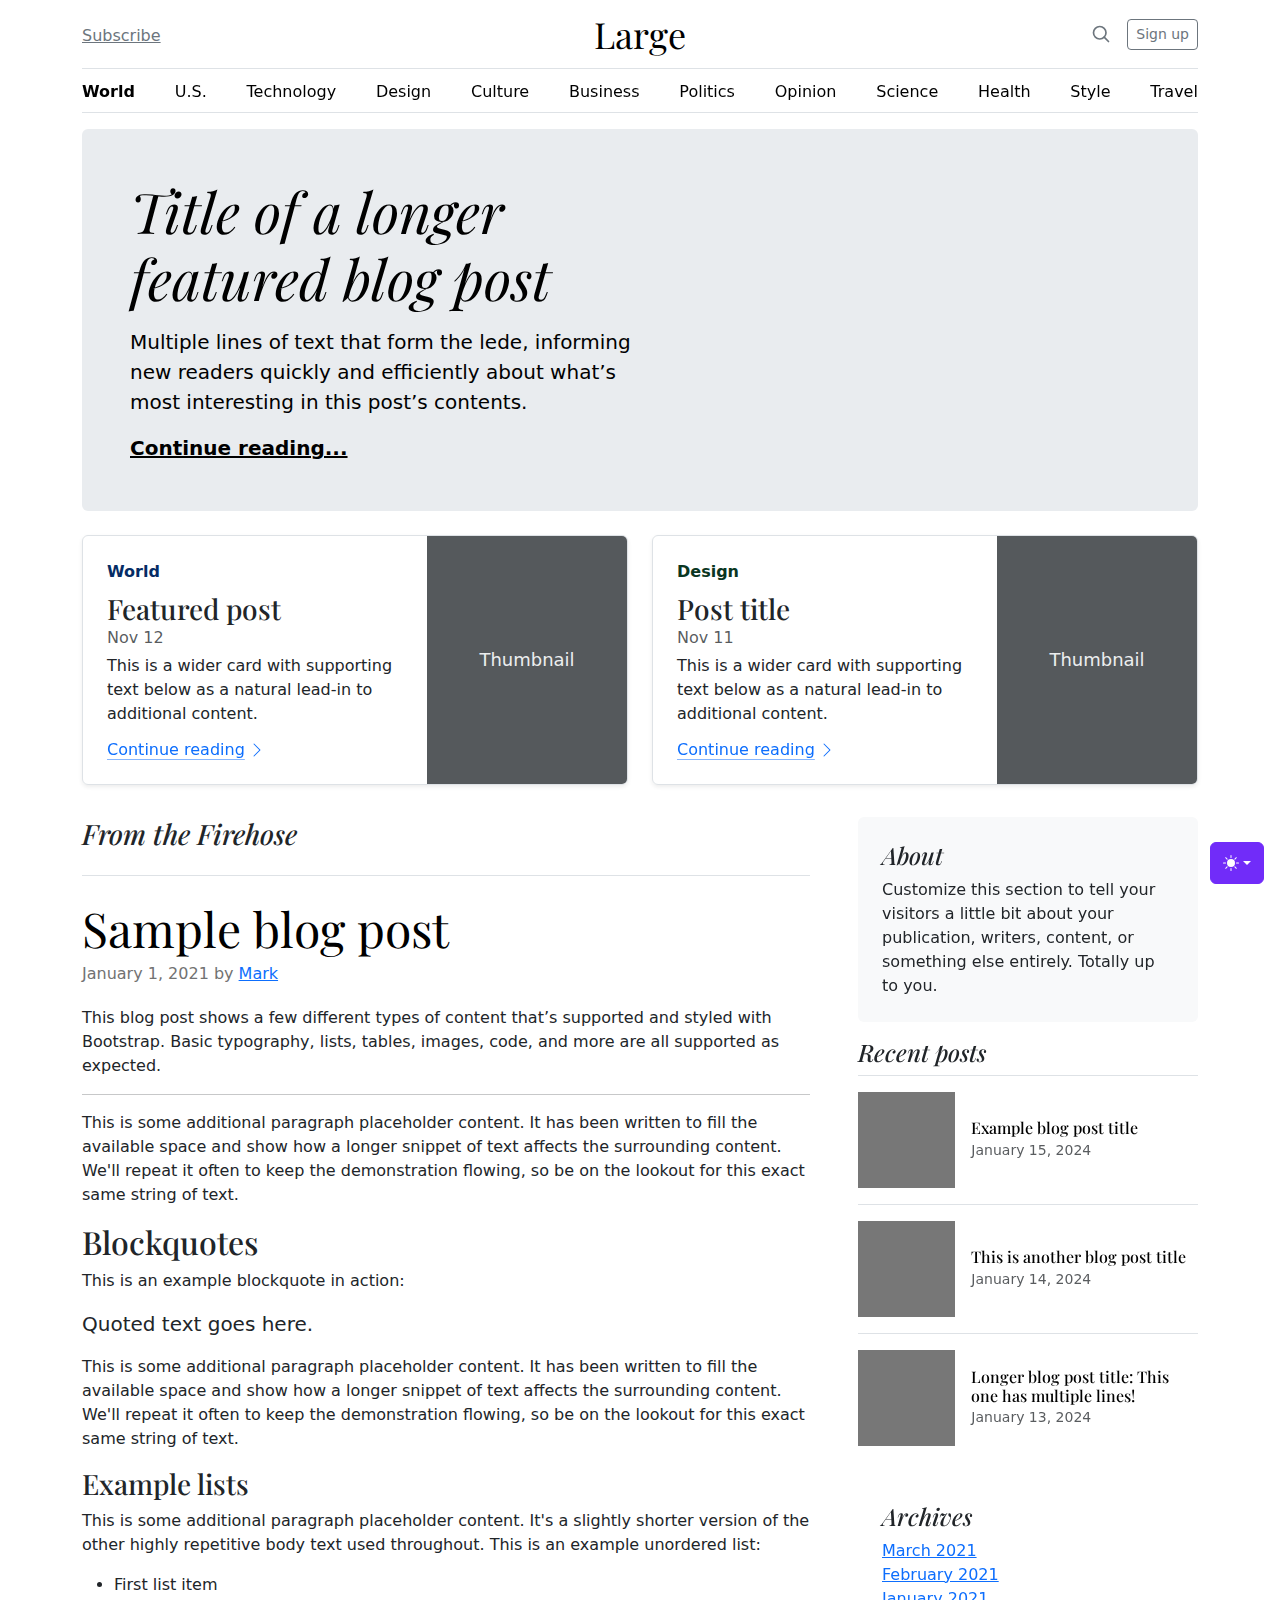
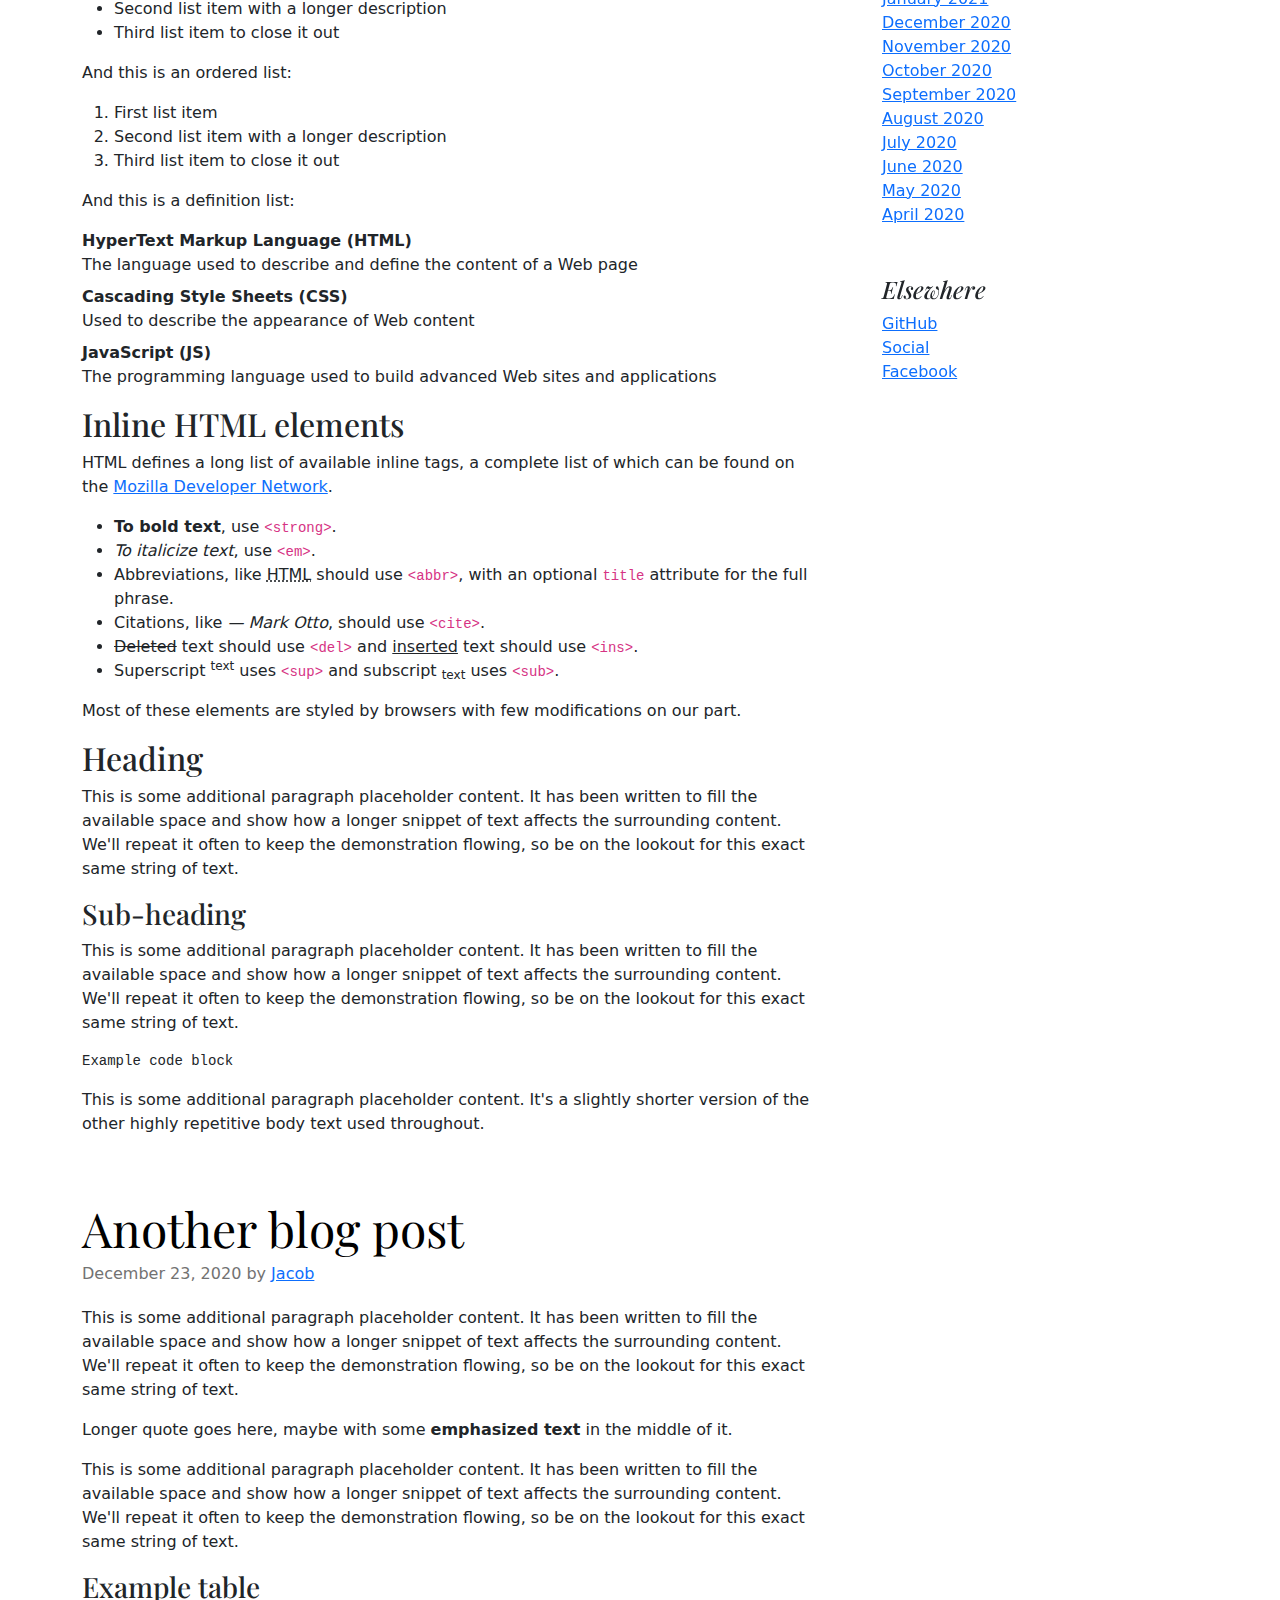
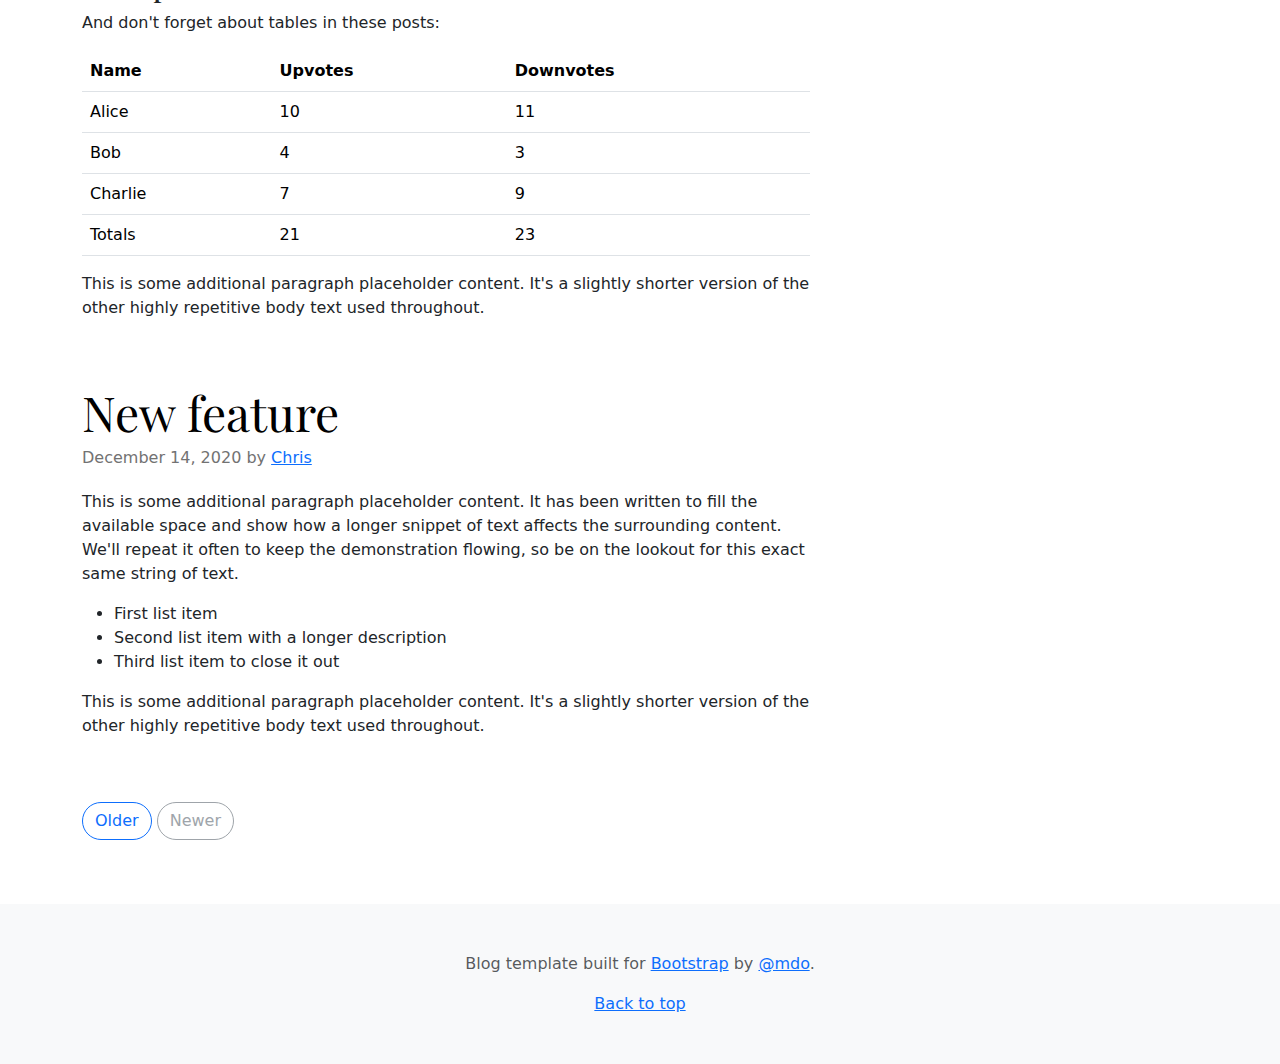
<file: bootstrap-5.3.8-examples/blog/index.html>
<!doctype html>
<html lang="en" data-bs-theme="auto">
  <head>
    <meta charset="utf-8" />
    <meta name="viewport" content="width=device-width, initial-scale=1" />
    <meta name="description" content="" />
    <meta
      name="author"
      content="Mark Otto, Jacob Thornton, and Bootstrap contributors"
    />
    <meta name="generator" content="Astro v5.13.2" />
    <title>Blog Template · Bootstrap v5.3</title>
    <link
      rel="canonical"
      href="https://getbootstrap.com/docs/5.3/examples/blog/"
    />
    <script src="../assets/js/color-modes.js"></script>
    <link href="../assets/dist/css/bootstrap.min.css" rel="stylesheet" />
    <meta name="theme-color" content="#712cf9" />
    <link
      href="https://fonts.googleapis.com/css?family=Playfair+Display:700,900&display=swap"
      rel="stylesheet"
    />
    <link href="blog.css" rel="stylesheet" />
    <style>
      .bd-placeholder-img {
        font-size: 1.125rem;
        text-anchor: middle;
        -webkit-user-select: none;
        -moz-user-select: none;
        user-select: none;
      }
      @media (min-width: 768px) {
        .bd-placeholder-img-lg {
          font-size: 3.5rem;
        }
      }
      .b-example-divider {
        width: 100%;
        height: 3rem;
        background-color: #0000001a;
        border: solid rgba(0, 0, 0, 0.15);
        border-width: 1px 0;
        box-shadow:
          inset 0 0.5em 1.5em #0000001a,
          inset 0 0.125em 0.5em #00000026;
      }
      .b-example-vr {
        flex-shrink: 0;
        width: 1.5rem;
        height: 100vh;
      }
      .bi {
        vertical-align: -0.125em;
        fill: currentColor;
      }
      .nav-scroller {
        position: relative;
        z-index: 2;
        height: 2.75rem;
        overflow-y: hidden;
      }
      .nav-scroller .nav {
        display: flex;
        flex-wrap: nowrap;
        padding-bottom: 1rem;
        margin-top: -1px;
        overflow-x: auto;
        text-align: center;
        white-space: nowrap;
        -webkit-overflow-scrolling: touch;
      }
      .btn-bd-primary {
        --bd-violet-bg: #712cf9;
        --bd-violet-rgb: 112.520718, 44.062154, 249.437846;
        --bs-btn-font-weight: 600;
        --bs-btn-color: var(--bs-white);
        --bs-btn-bg: var(--bd-violet-bg);
        --bs-btn-border-color: var(--bd-violet-bg);
        --bs-btn-hover-color: var(--bs-white);
        --bs-btn-hover-bg: #6528e0;
        --bs-btn-hover-border-color: #6528e0;
        --bs-btn-focus-shadow-rgb: var(--bd-violet-rgb);
        --bs-btn-active-color: var(--bs-btn-hover-color);
        --bs-btn-active-bg: #5a23c8;
        --bs-btn-active-border-color: #5a23c8;
      }
      .bd-mode-toggle {
        z-index: 1500;
      }
      .bd-mode-toggle .bi {
        width: 1em;
        height: 1em;
      }
      .bd-mode-toggle .dropdown-menu .active .bi {
        display: block !important;
      }
    </style>
  </head>
  <body>
    <svg xmlns="http://www.w3.org/2000/svg" class="d-none">
      <symbol id="check2" viewBox="0 0 16 16">
        <path
          d="M13.854 3.646a.5.5 0 0 1 0 .708l-7 7a.5.5 0 0 1-.708 0l-3.5-3.5a.5.5 0 1 1 .708-.708L6.5 10.293l6.646-6.647a.5.5 0 0 1 .708 0z"
        ></path>
      </symbol>
      <symbol id="circle-half" viewBox="0 0 16 16">
        <path
          d="M8 15A7 7 0 1 0 8 1v14zm0 1A8 8 0 1 1 8 0a8 8 0 0 1 0 16z"
        ></path>
      </symbol>
      <symbol id="moon-stars-fill" viewBox="0 0 16 16">
        <path
          d="M6 .278a.768.768 0 0 1 .08.858 7.208 7.208 0 0 0-.878 3.46c0 4.021 3.278 7.277 7.318 7.277.527 0 1.04-.055 1.533-.16a.787.787 0 0 1 .81.316.733.733 0 0 1-.031.893A8.349 8.349 0 0 1 8.344 16C3.734 16 0 12.286 0 7.71 0 4.266 2.114 1.312 5.124.06A.752.752 0 0 1 6 .278z"
        ></path>
        <path
          d="M10.794 3.148a.217.217 0 0 1 .412 0l.387 1.162c.173.518.579.924 1.097 1.097l1.162.387a.217.217 0 0 1 0 .412l-1.162.387a1.734 1.734 0 0 0-1.097 1.097l-.387 1.162a.217.217 0 0 1-.412 0l-.387-1.162A1.734 1.734 0 0 0 9.31 6.593l-1.162-.387a.217.217 0 0 1 0-.412l1.162-.387a1.734 1.734 0 0 0 1.097-1.097l.387-1.162zM13.863.099a.145.145 0 0 1 .274 0l.258.774c.115.346.386.617.732.732l.774.258a.145.145 0 0 1 0 .274l-.774.258a1.156 1.156 0 0 0-.732.732l-.258.774a.145.145 0 0 1-.274 0l-.258-.774a1.156 1.156 0 0 0-.732-.732l-.774-.258a.145.145 0 0 1 0-.274l.774-.258c.346-.115.617-.386.732-.732L13.863.1z"
        ></path>
      </symbol>
      <symbol id="sun-fill" viewBox="0 0 16 16">
        <path
          d="M8 12a4 4 0 1 0 0-8 4 4 0 0 0 0 8zM8 0a.5.5 0 0 1 .5.5v2a.5.5 0 0 1-1 0v-2A.5.5 0 0 1 8 0zm0 13a.5.5 0 0 1 .5.5v2a.5.5 0 0 1-1 0v-2A.5.5 0 0 1 8 13zm8-5a.5.5 0 0 1-.5.5h-2a.5.5 0 0 1 0-1h2a.5.5 0 0 1 .5.5zM3 8a.5.5 0 0 1-.5.5h-2a.5.5 0 0 1 0-1h2A.5.5 0 0 1 3 8zm10.657-5.657a.5.5 0 0 1 0 .707l-1.414 1.415a.5.5 0 1 1-.707-.708l1.414-1.414a.5.5 0 0 1 .707 0zm-9.193 9.193a.5.5 0 0 1 0 .707L3.05 13.657a.5.5 0 0 1-.707-.707l1.414-1.414a.5.5 0 0 1 .707 0zm9.193 2.121a.5.5 0 0 1-.707 0l-1.414-1.414a.5.5 0 0 1 .707-.707l1.414 1.414a.5.5 0 0 1 0 .707zM4.464 4.465a.5.5 0 0 1-.707 0L2.343 3.05a.5.5 0 1 1 .707-.707l1.414 1.414a.5.5 0 0 1 0 .708z"
        ></path>
      </symbol>
    </svg>
    <div
      class="dropdown position-fixed bottom-0 end-0 mb-3 me-3 bd-mode-toggle"
    >
      <button
        class="btn btn-bd-primary py-2 dropdown-toggle d-flex align-items-center"
        id="bd-theme"
        type="button"
        aria-expanded="false"
        data-bs-toggle="dropdown"
        aria-label="Toggle theme (auto)"
      >
        <svg class="bi my-1 theme-icon-active" aria-hidden="true">
          <use href="#circle-half"></use>
        </svg>
        <span class="visually-hidden" id="bd-theme-text">Toggle theme</span>
      </button>
      <ul
        class="dropdown-menu dropdown-menu-end shadow"
        aria-labelledby="bd-theme-text"
      >
        <li>
          <button
            type="button"
            class="dropdown-item d-flex align-items-center"
            data-bs-theme-value="light"
            aria-pressed="false"
          >
            <svg class="bi me-2 opacity-50" aria-hidden="true">
              <use href="#sun-fill"></use>
            </svg>
            Light
            <svg class="bi ms-auto d-none" aria-hidden="true">
              <use href="#check2"></use>
            </svg>
          </button>
        </li>
        <li>
          <button
            type="button"
            class="dropdown-item d-flex align-items-center"
            data-bs-theme-value="dark"
            aria-pressed="false"
          >
            <svg class="bi me-2 opacity-50" aria-hidden="true">
              <use href="#moon-stars-fill"></use>
            </svg>
            Dark
            <svg class="bi ms-auto d-none" aria-hidden="true">
              <use href="#check2"></use>
            </svg>
          </button>
        </li>
        <li>
          <button
            type="button"
            class="dropdown-item d-flex align-items-center active"
            data-bs-theme-value="auto"
            aria-pressed="true"
          >
            <svg class="bi me-2 opacity-50" aria-hidden="true">
              <use href="#circle-half"></use>
            </svg>
            Auto
            <svg class="bi ms-auto d-none" aria-hidden="true">
              <use href="#check2"></use>
            </svg>
          </button>
        </li>
      </ul>
    </div>
    <svg xmlns="http://www.w3.org/2000/svg" class="d-none">
      <symbol
        id="aperture"
        fill="none"
        stroke="currentColor"
        stroke-linecap="round"
        stroke-linejoin="round"
        stroke-width="2"
        viewBox="0 0 24 24"
      >
        <circle cx="12" cy="12" r="10"></circle>
        <path
          d="M14.31 8l5.74 9.94M9.69 8h11.48M7.38 12l5.74-9.94M9.69 16L3.95 6.06M14.31 16H2.83m13.79-4l-5.74 9.94"
        ></path>
      </symbol>
      <symbol id="cart" viewBox="0 0 16 16">
        <path
          d="M0 1.5A.5.5 0 0 1 .5 1H2a.5.5 0 0 1 .485.379L2.89 3H14.5a.5.5 0 0 1 .49.598l-1 5a.5.5 0 0 1-.465.401l-9.397.472L4.415 11H13a.5.5 0 0 1 0 1H4a.5.5 0 0 1-.491-.408L2.01 3.607 1.61 2H.5a.5.5 0 0 1-.5-.5zM3.102 4l.84 4.479 9.144-.459L13.89 4H3.102zM5 12a2 2 0 1 0 0 4 2 2 0 0 0 0-4zm7 0a2 2 0 1 0 0 4 2 2 0 0 0 0-4zm-7 1a1 1 0 1 1 0 2 1 1 0 0 1 0-2zm7 0a1 1 0 1 1 0 2 1 1 0 0 1 0-2z"
        ></path>
      </symbol>
      <symbol id="chevron-right" viewBox="0 0 16 16">
        <path
          fill-rule="evenodd"
          d="M4.646 1.646a.5.5 0 0 1 .708 0l6 6a.5.5 0 0 1 0 .708l-6 6a.5.5 0 0 1-.708-.708L10.293 8 4.646 2.354a.5.5 0 0 1 0-.708z"
        ></path>
      </symbol>
    </svg>
    <div class="container">
      <header class="border-bottom lh-1 py-3">
        <div class="row flex-nowrap justify-content-between align-items-center">
          <div class="col-4 pt-1">
            <a class="link-secondary" href="#">Subscribe</a>
          </div>
          <div class="col-4 text-center">
            <a
              class="blog-header-logo text-body-emphasis text-decoration-none"
              href="#"
              >Large</a
            >
          </div>
          <div class="col-4 d-flex justify-content-end align-items-center">
            <a class="link-secondary" href="#" aria-label="Search">
              <svg
                xmlns="http://www.w3.org/2000/svg"
                width="20"
                height="20"
                fill="none"
                stroke="currentColor"
                stroke-linecap="round"
                stroke-linejoin="round"
                stroke-width="2"
                class="mx-3"
                role="img"
                viewBox="0 0 24 24"
              >
                <title>Search</title>
                <circle cx="10.5" cy="10.5" r="7.5"></circle>
                <path d="M21 21l-5.2-5.2"></path>
              </svg>
            </a>
            <a class="btn btn-sm btn-outline-secondary" href="#">Sign up</a>
          </div>
        </div>
      </header>
      <div class="nav-scroller py-1 mb-3 border-bottom">
        <nav class="nav nav-underline justify-content-between">
          <a class="nav-item nav-link link-body-emphasis active" href="#"
            >World</a
          >
          <a class="nav-item nav-link link-body-emphasis" href="#">U.S.</a>
          <a class="nav-item nav-link link-body-emphasis" href="#"
            >Technology</a
          >
          <a class="nav-item nav-link link-body-emphasis" href="#">Design</a>
          <a class="nav-item nav-link link-body-emphasis" href="#">Culture</a>
          <a class="nav-item nav-link link-body-emphasis" href="#">Business</a>
          <a class="nav-item nav-link link-body-emphasis" href="#">Politics</a>
          <a class="nav-item nav-link link-body-emphasis" href="#">Opinion</a>
          <a class="nav-item nav-link link-body-emphasis" href="#">Science</a>
          <a class="nav-item nav-link link-body-emphasis" href="#">Health</a>
          <a class="nav-item nav-link link-body-emphasis" href="#">Style</a>
          <a class="nav-item nav-link link-body-emphasis" href="#">Travel</a>
        </nav>
      </div>
    </div>
    <main class="container">
      <div class="p-4 p-md-5 mb-4 rounded text-body-emphasis bg-body-secondary">
        <div class="col-lg-6 px-0">
          <h1 class="display-4 fst-italic">
            Title of a longer featured blog post
          </h1>
          <p class="lead my-3">
            Multiple lines of text that form the lede, informing new readers
            quickly and efficiently about what’s most interesting in this post’s
            contents.
          </p>
          <p class="lead mb-0">
            <a href="#" class="text-body-emphasis fw-bold"
              >Continue reading...</a
            >
          </p>
        </div>
      </div>
      <div class="row mb-2">
        <div class="col-md-6">
          <div
            class="row g-0 border rounded overflow-hidden flex-md-row mb-4 shadow-sm h-md-250 position-relative"
          >
            <div class="col p-4 d-flex flex-column position-static">
              <strong class="d-inline-block mb-2 text-primary-emphasis"
                >World</strong
              >
              <h3 class="mb-0">Featured post</h3>
              <div class="mb-1 text-body-secondary">Nov 12</div>
              <p class="card-text mb-auto">
                This is a wider card with supporting text below as a natural
                lead-in to additional content.
              </p>
              <a
                href="#"
                class="icon-link gap-1 icon-link-hover stretched-link"
              >
                Continue reading
                <svg class="bi" aria-hidden="true">
                  <use xlink:href="#chevron-right"></use>
                </svg>
              </a>
            </div>
            <div class="col-auto d-none d-lg-block">
              <svg
                aria-label="Placeholder: Thumbnail"
                class="bd-placeholder-img"
                height="250"
                preserveAspectRatio="xMidYMid slice"
                role="img"
                width="200"
                xmlns="http://www.w3.org/2000/svg"
              >
                <title>Placeholder</title>
                <rect width="100%" height="100%" fill="#55595c"></rect>
                <text x="50%" y="50%" fill="#eceeef" dy=".3em">Thumbnail</text>
              </svg>
            </div>
          </div>
        </div>
        <div class="col-md-6">
          <div
            class="row g-0 border rounded overflow-hidden flex-md-row mb-4 shadow-sm h-md-250 position-relative"
          >
            <div class="col p-4 d-flex flex-column position-static">
              <strong class="d-inline-block mb-2 text-success-emphasis"
                >Design</strong
              >
              <h3 class="mb-0">Post title</h3>
              <div class="mb-1 text-body-secondary">Nov 11</div>
              <p class="mb-auto">
                This is a wider card with supporting text below as a natural
                lead-in to additional content.
              </p>
              <a
                href="#"
                class="icon-link gap-1 icon-link-hover stretched-link"
              >
                Continue reading
                <svg class="bi" aria-hidden="true">
                  <use xlink:href="#chevron-right"></use>
                </svg>
              </a>
            </div>
            <div class="col-auto d-none d-lg-block">
              <svg
                aria-label="Placeholder: Thumbnail"
                class="bd-placeholder-img"
                height="250"
                preserveAspectRatio="xMidYMid slice"
                role="img"
                width="200"
                xmlns="http://www.w3.org/2000/svg"
              >
                <title>Placeholder</title>
                <rect width="100%" height="100%" fill="#55595c"></rect>
                <text x="50%" y="50%" fill="#eceeef" dy=".3em">Thumbnail</text>
              </svg>
            </div>
          </div>
        </div>
      </div>
      <div class="row g-5">
        <div class="col-md-8">
          <h3 class="pb-4 mb-4 fst-italic border-bottom">From the Firehose</h3>
          <article class="blog-post">
            <h2 class="display-5 link-body-emphasis mb-1">Sample blog post</h2>
            <p class="blog-post-meta">
              January 1, 2021 by <a href="#">Mark</a>
            </p>
            <p>
              This blog post shows a few different types of content that’s
              supported and styled with Bootstrap. Basic typography, lists,
              tables, images, code, and more are all supported as expected.
            </p>
            <hr />
            <p>
              This is some additional paragraph placeholder content. It has been
              written to fill the available space and show how a longer snippet
              of text affects the surrounding content. We'll repeat it often to
              keep the demonstration flowing, so be on the lookout for this
              exact same string of text.
            </p>
            <h2>Blockquotes</h2>
            <p>This is an example blockquote in action:</p>
            <blockquote class="blockquote">
              <p>Quoted text goes here.</p>
            </blockquote>
            <p>
              This is some additional paragraph placeholder content. It has been
              written to fill the available space and show how a longer snippet
              of text affects the surrounding content. We'll repeat it often to
              keep the demonstration flowing, so be on the lookout for this
              exact same string of text.
            </p>
            <h3>Example lists</h3>
            <p>
              This is some additional paragraph placeholder content. It's a
              slightly shorter version of the other highly repetitive body text
              used throughout. This is an example unordered list:
            </p>
            <ul>
              <li>First list item</li>
              <li>Second list item with a longer description</li>
              <li>Third list item to close it out</li>
            </ul>
            <p>And this is an ordered list:</p>
            <ol>
              <li>First list item</li>
              <li>Second list item with a longer description</li>
              <li>Third list item to close it out</li>
            </ol>
            <p>And this is a definition list:</p>
            <dl>
              <dt>HyperText Markup Language (HTML)</dt>
              <dd>
                The language used to describe and define the content of a Web
                page
              </dd>
              <dt>Cascading Style Sheets (CSS)</dt>
              <dd>Used to describe the appearance of Web content</dd>
              <dt>JavaScript (JS)</dt>
              <dd>
                The programming language used to build advanced Web sites and
                applications
              </dd>
            </dl>
            <h2>Inline HTML elements</h2>
            <p>
              HTML defines a long list of available inline tags, a complete list
              of which can be found on the
              <a
                href="https://developer.mozilla.org/en-US/docs/Web/HTML/Element"
                >Mozilla Developer Network</a
              >.
            </p>
            <ul>
              <li>
                <strong>To bold text</strong>, use
                <code class="language-plaintext highlighter-rouge"
                  >&lt;strong&gt;</code
                >.
              </li>
              <li>
                <em>To italicize text</em>, use
                <code class="language-plaintext highlighter-rouge"
                  >&lt;em&gt;</code
                >.
              </li>
              <li>
                Abbreviations, like
                <abbr title="HyperText Markup Language">HTML</abbr> should use
                <code class="language-plaintext highlighter-rouge"
                  >&lt;abbr&gt;</code
                >, with an optional
                <code class="language-plaintext highlighter-rouge">title</code>
                attribute for the full phrase.
              </li>
              <li>
                Citations, like <cite>— Mark Otto</cite>, should use
                <code class="language-plaintext highlighter-rouge"
                  >&lt;cite&gt;</code
                >.
              </li>
              <li>
                <del>Deleted</del> text should use
                <code class="language-plaintext highlighter-rouge"
                  >&lt;del&gt;</code
                >
                and <ins>inserted</ins> text should use
                <code class="language-plaintext highlighter-rouge"
                  >&lt;ins&gt;</code
                >.
              </li>
              <li>
                Superscript <sup>text</sup> uses
                <code class="language-plaintext highlighter-rouge"
                  >&lt;sup&gt;</code
                >
                and subscript <sub>text</sub> uses
                <code class="language-plaintext highlighter-rouge"
                  >&lt;sub&gt;</code
                >.
              </li>
            </ul>
            <p>
              Most of these elements are styled by browsers with few
              modifications on our part.
            </p>
            <h2>Heading</h2>
            <p>
              This is some additional paragraph placeholder content. It has been
              written to fill the available space and show how a longer snippet
              of text affects the surrounding content. We'll repeat it often to
              keep the demonstration flowing, so be on the lookout for this
              exact same string of text.
            </p>
            <h3>Sub-heading</h3>
            <p>
              This is some additional paragraph placeholder content. It has been
              written to fill the available space and show how a longer snippet
              of text affects the surrounding content. We'll repeat it often to
              keep the demonstration flowing, so be on the lookout for this
              exact same string of text.
            </p>
            <pre><code>Example code block</code></pre>
            <p>
              This is some additional paragraph placeholder content. It's a
              slightly shorter version of the other highly repetitive body text
              used throughout.
            </p>
          </article>
          <article class="blog-post">
            <h2 class="display-5 link-body-emphasis mb-1">Another blog post</h2>
            <p class="blog-post-meta">
              December 23, 2020 by <a href="#">Jacob</a>
            </p>
            <p>
              This is some additional paragraph placeholder content. It has been
              written to fill the available space and show how a longer snippet
              of text affects the surrounding content. We'll repeat it often to
              keep the demonstration flowing, so be on the lookout for this
              exact same string of text.
            </p>
            <blockquote>
              <p>
                Longer quote goes here, maybe with some
                <strong>emphasized text</strong> in the middle of it.
              </p>
            </blockquote>
            <p>
              This is some additional paragraph placeholder content. It has been
              written to fill the available space and show how a longer snippet
              of text affects the surrounding content. We'll repeat it often to
              keep the demonstration flowing, so be on the lookout for this
              exact same string of text.
            </p>
            <h3>Example table</h3>
            <p>And don't forget about tables in these posts:</p>
            <table class="table">
              <thead>
                <tr>
                  <th>Name</th>
                  <th>Upvotes</th>
                  <th>Downvotes</th>
                </tr>
              </thead>
              <tbody>
                <tr>
                  <td>Alice</td>
                  <td>10</td>
                  <td>11</td>
                </tr>
                <tr>
                  <td>Bob</td>
                  <td>4</td>
                  <td>3</td>
                </tr>
                <tr>
                  <td>Charlie</td>
                  <td>7</td>
                  <td>9</td>
                </tr>
              </tbody>
              <tfoot>
                <tr>
                  <td>Totals</td>
                  <td>21</td>
                  <td>23</td>
                </tr>
              </tfoot>
            </table>
            <p>
              This is some additional paragraph placeholder content. It's a
              slightly shorter version of the other highly repetitive body text
              used throughout.
            </p>
          </article>
          <article class="blog-post">
            <h2 class="display-5 link-body-emphasis mb-1">New feature</h2>
            <p class="blog-post-meta">
              December 14, 2020 by <a href="#">Chris</a>
            </p>
            <p>
              This is some additional paragraph placeholder content. It has been
              written to fill the available space and show how a longer snippet
              of text affects the surrounding content. We'll repeat it often to
              keep the demonstration flowing, so be on the lookout for this
              exact same string of text.
            </p>
            <ul>
              <li>First list item</li>
              <li>Second list item with a longer description</li>
              <li>Third list item to close it out</li>
            </ul>
            <p>
              This is some additional paragraph placeholder content. It's a
              slightly shorter version of the other highly repetitive body text
              used throughout.
            </p>
          </article>
          <nav class="blog-pagination" aria-label="Pagination">
            <a class="btn btn-outline-primary rounded-pill" href="#">Older</a>
            <a
              class="btn btn-outline-secondary rounded-pill disabled"
              aria-disabled="true"
              >Newer</a
            >
          </nav>
        </div>
        <div class="col-md-4">
          <div class="position-sticky" style="top: 2rem">
            <div class="p-4 mb-3 bg-body-tertiary rounded">
              <h4 class="fst-italic">About</h4>
              <p class="mb-0">
                Customize this section to tell your visitors a little bit about
                your publication, writers, content, or something else entirely.
                Totally up to you.
              </p>
            </div>
            <div>
              <h4 class="fst-italic">Recent posts</h4>
              <ul class="list-unstyled">
                <li>
                  <a
                    class="d-flex flex-column flex-lg-row gap-3 align-items-start align-items-lg-center py-3 link-body-emphasis text-decoration-none border-top"
                    href="#"
                  >
                    <svg
                      aria-hidden="true"
                      class="bd-placeholder-img"
                      height="96"
                      preserveAspectRatio="xMidYMid slice"
                      width="100%"
                      xmlns="http://www.w3.org/2000/svg"
                    >
                      <rect width="100%" height="100%" fill="#777"></rect>
                    </svg>
                    <div class="col-lg-8">
                      <h6 class="mb-0">Example blog post title</h6>
                      <small class="text-body-secondary"
                        >January 15, 2024</small
                      >
                    </div>
                  </a>
                </li>
                <li>
                  <a
                    class="d-flex flex-column flex-lg-row gap-3 align-items-start align-items-lg-center py-3 link-body-emphasis text-decoration-none border-top"
                    href="#"
                  >
                    <svg
                      aria-hidden="true"
                      class="bd-placeholder-img"
                      height="96"
                      preserveAspectRatio="xMidYMid slice"
                      width="100%"
                      xmlns="http://www.w3.org/2000/svg"
                    >
                      <rect width="100%" height="100%" fill="#777"></rect>
                    </svg>
                    <div class="col-lg-8">
                      <h6 class="mb-0">This is another blog post title</h6>
                      <small class="text-body-secondary"
                        >January 14, 2024</small
                      >
                    </div>
                  </a>
                </li>
                <li>
                  <a
                    class="d-flex flex-column flex-lg-row gap-3 align-items-start align-items-lg-center py-3 link-body-emphasis text-decoration-none border-top"
                    href="#"
                  >
                    <svg
                      aria-hidden="true"
                      class="bd-placeholder-img"
                      height="96"
                      preserveAspectRatio="xMidYMid slice"
                      width="100%"
                      xmlns="http://www.w3.org/2000/svg"
                    >
                      <rect width="100%" height="100%" fill="#777"></rect>
                    </svg>
                    <div class="col-lg-8">
                      <h6 class="mb-0">
                        Longer blog post title: This one has multiple lines!
                      </h6>
                      <small class="text-body-secondary"
                        >January 13, 2024</small
                      >
                    </div>
                  </a>
                </li>
              </ul>
            </div>
            <div class="p-4">
              <h4 class="fst-italic">Archives</h4>
              <ol class="list-unstyled mb-0">
                <li><a href="#">March 2021</a></li>
                <li><a href="#">February 2021</a></li>
                <li><a href="#">January 2021</a></li>
                <li><a href="#">December 2020</a></li>
                <li><a href="#">November 2020</a></li>
                <li><a href="#">October 2020</a></li>
                <li><a href="#">September 2020</a></li>
                <li><a href="#">August 2020</a></li>
                <li><a href="#">July 2020</a></li>
                <li><a href="#">June 2020</a></li>
                <li><a href="#">May 2020</a></li>
                <li><a href="#">April 2020</a></li>
              </ol>
            </div>
            <div class="p-4">
              <h4 class="fst-italic">Elsewhere</h4>
              <ol class="list-unstyled">
                <li><a href="#">GitHub</a></li>
                <li><a href="#">Social</a></li>
                <li><a href="#">Facebook</a></li>
              </ol>
            </div>
          </div>
        </div>
      </div>
    </main>
    <footer class="py-5 text-center text-body-secondary bg-body-tertiary">
      <p>
        Blog template built for
        <a href="https://getbootstrap.com/">Bootstrap</a> by
        <a href="https://x.com/mdo">@mdo</a>.
      </p>
      <p class="mb-0"><a href="#">Back to top</a></p>
    </footer>
    <script
      src="../assets/dist/js/bootstrap.bundle.min.js"
      class="astro-vvvwv3sm"
    ></script>
  </body>
</html>
</file>
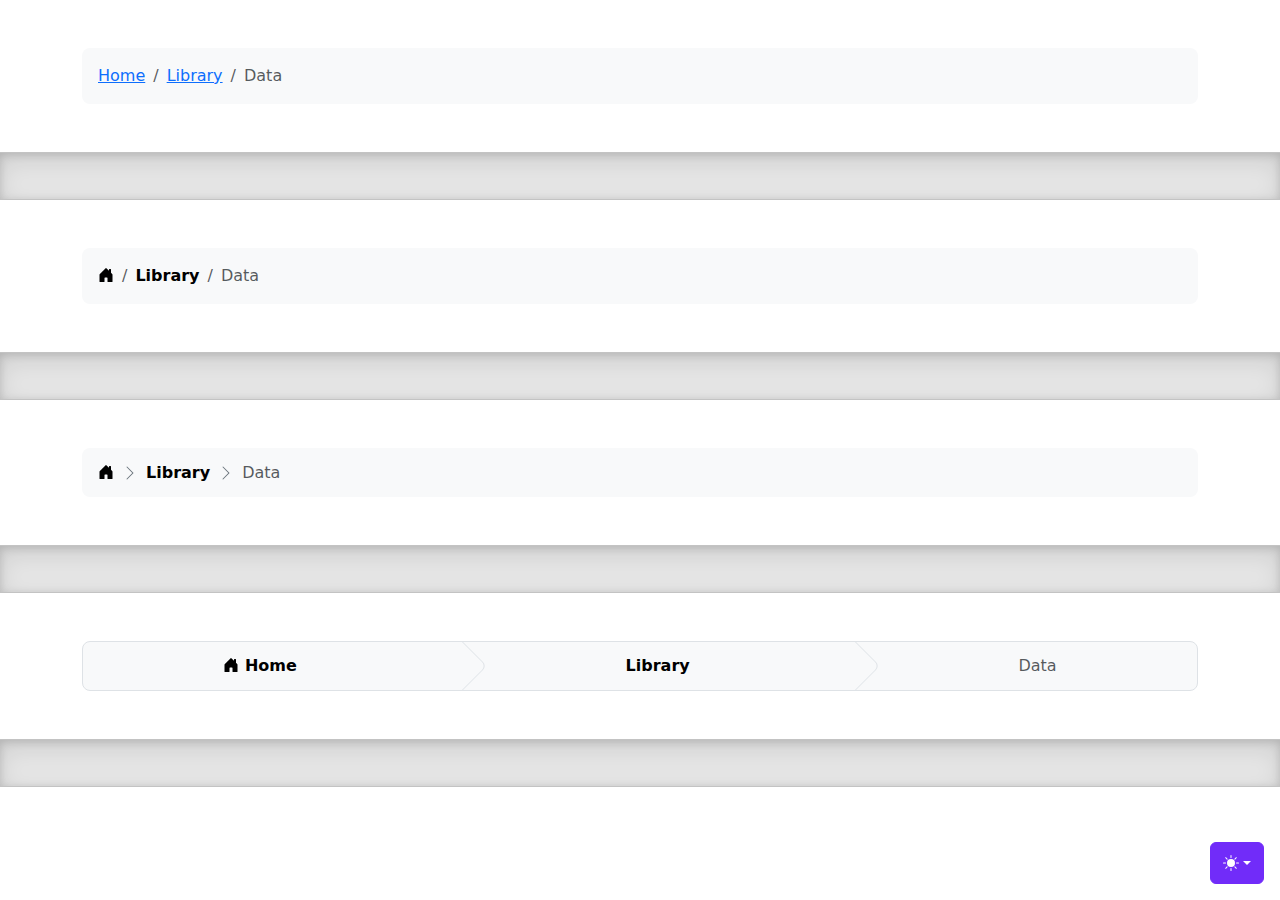
<file: bootstrap-5.3.8-examples/breadcrumbs/index.html>
<!doctype html>
<html lang="en" data-bs-theme="auto">
  <head>
    <meta charset="utf-8" />
    <meta name="viewport" content="width=device-width, initial-scale=1" />
    <meta name="description" content="" />
    <meta
      name="author"
      content="Mark Otto, Jacob Thornton, and Bootstrap contributors"
    />
    <meta name="generator" content="Astro v5.13.2" />
    <title>Breadcrumbs · Bootstrap v5.3</title>
    <link
      rel="canonical"
      href="https://getbootstrap.com/docs/5.3/examples/breadcrumbs/"
    />
    <script src="../assets/js/color-modes.js"></script>
    <link href="../assets/dist/css/bootstrap.min.css" rel="stylesheet" />
    <meta name="theme-color" content="#712cf9" />
    <link href="breadcrumbs.css" rel="stylesheet" />
    <style>
      .bd-placeholder-img {
        font-size: 1.125rem;
        text-anchor: middle;
        -webkit-user-select: none;
        -moz-user-select: none;
        user-select: none;
      }
      @media (min-width: 768px) {
        .bd-placeholder-img-lg {
          font-size: 3.5rem;
        }
      }
      .b-example-divider {
        width: 100%;
        height: 3rem;
        background-color: #0000001a;
        border: solid rgba(0, 0, 0, 0.15);
        border-width: 1px 0;
        box-shadow:
          inset 0 0.5em 1.5em #0000001a,
          inset 0 0.125em 0.5em #00000026;
      }
      .b-example-vr {
        flex-shrink: 0;
        width: 1.5rem;
        height: 100vh;
      }
      .bi {
        vertical-align: -0.125em;
        fill: currentColor;
      }
      .nav-scroller {
        position: relative;
        z-index: 2;
        height: 2.75rem;
        overflow-y: hidden;
      }
      .nav-scroller .nav {
        display: flex;
        flex-wrap: nowrap;
        padding-bottom: 1rem;
        margin-top: -1px;
        overflow-x: auto;
        text-align: center;
        white-space: nowrap;
        -webkit-overflow-scrolling: touch;
      }
      .btn-bd-primary {
        --bd-violet-bg: #712cf9;
        --bd-violet-rgb: 112.520718, 44.062154, 249.437846;
        --bs-btn-font-weight: 600;
        --bs-btn-color: var(--bs-white);
        --bs-btn-bg: var(--bd-violet-bg);
        --bs-btn-border-color: var(--bd-violet-bg);
        --bs-btn-hover-color: var(--bs-white);
        --bs-btn-hover-bg: #6528e0;
        --bs-btn-hover-border-color: #6528e0;
        --bs-btn-focus-shadow-rgb: var(--bd-violet-rgb);
        --bs-btn-active-color: var(--bs-btn-hover-color);
        --bs-btn-active-bg: #5a23c8;
        --bs-btn-active-border-color: #5a23c8;
      }
      .bd-mode-toggle {
        z-index: 1500;
      }
      .bd-mode-toggle .bi {
        width: 1em;
        height: 1em;
      }
      .bd-mode-toggle .dropdown-menu .active .bi {
        display: block !important;
      }
    </style>
  </head>
  <body>
    <svg xmlns="http://www.w3.org/2000/svg" class="d-none">
      <symbol id="check2" viewBox="0 0 16 16">
        <path
          d="M13.854 3.646a.5.5 0 0 1 0 .708l-7 7a.5.5 0 0 1-.708 0l-3.5-3.5a.5.5 0 1 1 .708-.708L6.5 10.293l6.646-6.647a.5.5 0 0 1 .708 0z"
        ></path>
      </symbol>
      <symbol id="circle-half" viewBox="0 0 16 16">
        <path
          d="M8 15A7 7 0 1 0 8 1v14zm0 1A8 8 0 1 1 8 0a8 8 0 0 1 0 16z"
        ></path>
      </symbol>
      <symbol id="moon-stars-fill" viewBox="0 0 16 16">
        <path
          d="M6 .278a.768.768 0 0 1 .08.858 7.208 7.208 0 0 0-.878 3.46c0 4.021 3.278 7.277 7.318 7.277.527 0 1.04-.055 1.533-.16a.787.787 0 0 1 .81.316.733.733 0 0 1-.031.893A8.349 8.349 0 0 1 8.344 16C3.734 16 0 12.286 0 7.71 0 4.266 2.114 1.312 5.124.06A.752.752 0 0 1 6 .278z"
        ></path>
        <path
          d="M10.794 3.148a.217.217 0 0 1 .412 0l.387 1.162c.173.518.579.924 1.097 1.097l1.162.387a.217.217 0 0 1 0 .412l-1.162.387a1.734 1.734 0 0 0-1.097 1.097l-.387 1.162a.217.217 0 0 1-.412 0l-.387-1.162A1.734 1.734 0 0 0 9.31 6.593l-1.162-.387a.217.217 0 0 1 0-.412l1.162-.387a1.734 1.734 0 0 0 1.097-1.097l.387-1.162zM13.863.099a.145.145 0 0 1 .274 0l.258.774c.115.346.386.617.732.732l.774.258a.145.145 0 0 1 0 .274l-.774.258a1.156 1.156 0 0 0-.732.732l-.258.774a.145.145 0 0 1-.274 0l-.258-.774a1.156 1.156 0 0 0-.732-.732l-.774-.258a.145.145 0 0 1 0-.274l.774-.258c.346-.115.617-.386.732-.732L13.863.1z"
        ></path>
      </symbol>
      <symbol id="sun-fill" viewBox="0 0 16 16">
        <path
          d="M8 12a4 4 0 1 0 0-8 4 4 0 0 0 0 8zM8 0a.5.5 0 0 1 .5.5v2a.5.5 0 0 1-1 0v-2A.5.5 0 0 1 8 0zm0 13a.5.5 0 0 1 .5.5v2a.5.5 0 0 1-1 0v-2A.5.5 0 0 1 8 13zm8-5a.5.5 0 0 1-.5.5h-2a.5.5 0 0 1 0-1h2a.5.5 0 0 1 .5.5zM3 8a.5.5 0 0 1-.5.5h-2a.5.5 0 0 1 0-1h2A.5.5 0 0 1 3 8zm10.657-5.657a.5.5 0 0 1 0 .707l-1.414 1.415a.5.5 0 1 1-.707-.708l1.414-1.414a.5.5 0 0 1 .707 0zm-9.193 9.193a.5.5 0 0 1 0 .707L3.05 13.657a.5.5 0 0 1-.707-.707l1.414-1.414a.5.5 0 0 1 .707 0zm9.193 2.121a.5.5 0 0 1-.707 0l-1.414-1.414a.5.5 0 0 1 .707-.707l1.414 1.414a.5.5 0 0 1 0 .707zM4.464 4.465a.5.5 0 0 1-.707 0L2.343 3.05a.5.5 0 1 1 .707-.707l1.414 1.414a.5.5 0 0 1 0 .708z"
        ></path>
      </symbol>
    </svg>
    <div
      class="dropdown position-fixed bottom-0 end-0 mb-3 me-3 bd-mode-toggle"
    >
      <button
        class="btn btn-bd-primary py-2 dropdown-toggle d-flex align-items-center"
        id="bd-theme"
        type="button"
        aria-expanded="false"
        data-bs-toggle="dropdown"
        aria-label="Toggle theme (auto)"
      >
        <svg class="bi my-1 theme-icon-active" aria-hidden="true">
          <use href="#circle-half"></use>
        </svg>
        <span class="visually-hidden" id="bd-theme-text">Toggle theme</span>
      </button>
      <ul
        class="dropdown-menu dropdown-menu-end shadow"
        aria-labelledby="bd-theme-text"
      >
        <li>
          <button
            type="button"
            class="dropdown-item d-flex align-items-center"
            data-bs-theme-value="light"
            aria-pressed="false"
          >
            <svg class="bi me-2 opacity-50" aria-hidden="true">
              <use href="#sun-fill"></use>
            </svg>
            Light
            <svg class="bi ms-auto d-none" aria-hidden="true">
              <use href="#check2"></use>
            </svg>
          </button>
        </li>
        <li>
          <button
            type="button"
            class="dropdown-item d-flex align-items-center"
            data-bs-theme-value="dark"
            aria-pressed="false"
          >
            <svg class="bi me-2 opacity-50" aria-hidden="true">
              <use href="#moon-stars-fill"></use>
            </svg>
            Dark
            <svg class="bi ms-auto d-none" aria-hidden="true">
              <use href="#check2"></use>
            </svg>
          </button>
        </li>
        <li>
          <button
            type="button"
            class="dropdown-item d-flex align-items-center active"
            data-bs-theme-value="auto"
            aria-pressed="true"
          >
            <svg class="bi me-2 opacity-50" aria-hidden="true">
              <use href="#circle-half"></use>
            </svg>
            Auto
            <svg class="bi ms-auto d-none" aria-hidden="true">
              <use href="#check2"></use>
            </svg>
          </button>
        </li>
      </ul>
    </div>
    <svg xmlns="http://www.w3.org/2000/svg" class="d-none">
      <symbol id="house-door-fill" viewBox="0 0 16 16">
        <path
          d="M6.5 14.5v-3.505c0-.245.25-.495.5-.495h2c.25 0 .5.25.5.5v3.5a.5.5 0 0 0 .5.5h4a.5.5 0 0 0 .5-.5v-7a.5.5 0 0 0-.146-.354L13 5.793V2.5a.5.5 0 0 0-.5-.5h-1a.5.5 0 0 0-.5.5v1.293L8.354 1.146a.5.5 0 0 0-.708 0l-6 6A.5.5 0 0 0 1.5 7.5v7a.5.5 0 0 0 .5.5h4a.5.5 0 0 0 .5-.5z"
        ></path>
      </symbol>
    </svg>
    <div class="container my-5">
      <nav aria-label="breadcrumb">
        <ol class="breadcrumb p-3 bg-body-tertiary rounded-3">
          <li class="breadcrumb-item"><a href="#">Home</a></li>
          <li class="breadcrumb-item"><a href="#">Library</a></li>
          <li class="breadcrumb-item active" aria-current="page">Data</li>
        </ol>
      </nav>
    </div>
    <div class="b-example-divider"></div>
    <div class="container my-5">
      <nav aria-label="breadcrumb">
        <ol class="breadcrumb p-3 bg-body-tertiary rounded-3">
          <li class="breadcrumb-item">
            <a class="link-body-emphasis" href="#">
              <svg class="bi" width="16" height="16" aria-hidden="true">
                <use xlink:href="#house-door-fill"></use>
              </svg>
              <span class="visually-hidden">Home</span>
            </a>
          </li>
          <li class="breadcrumb-item">
            <a
              class="link-body-emphasis fw-semibold text-decoration-none"
              href="#"
              >Library</a
            >
          </li>
          <li class="breadcrumb-item active" aria-current="page">Data</li>
        </ol>
      </nav>
    </div>
    <div class="b-example-divider"></div>
    <div class="container my-5">
      <nav aria-label="breadcrumb">
        <ol
          class="breadcrumb breadcrumb-chevron p-3 bg-body-tertiary rounded-3"
        >
          <li class="breadcrumb-item">
            <a class="link-body-emphasis" href="#">
              <svg class="bi" width="16" height="16" aria-hidden="true">
                <use xlink:href="#house-door-fill"></use>
              </svg>
              <span class="visually-hidden">Home</span>
            </a>
          </li>
          <li class="breadcrumb-item">
            <a
              class="link-body-emphasis fw-semibold text-decoration-none"
              href="#"
              >Library</a
            >
          </li>
          <li class="breadcrumb-item active" aria-current="page">Data</li>
        </ol>
      </nav>
    </div>
    <div class="b-example-divider"></div>
    <div class="container my-5">
      <nav aria-label="breadcrumb">
        <ol
          class="breadcrumb breadcrumb-custom overflow-hidden text-center bg-body-tertiary border rounded-3"
        >
          <li class="breadcrumb-item">
            <a
              class="link-body-emphasis fw-semibold text-decoration-none"
              href="#"
            >
              <svg class="bi" width="16" height="16" aria-hidden="true">
                <use xlink:href="#house-door-fill"></use>
              </svg>
              Home
            </a>
          </li>
          <li class="breadcrumb-item">
            <a
              class="link-body-emphasis fw-semibold text-decoration-none"
              href="#"
              >Library</a
            >
          </li>
          <li class="breadcrumb-item active" aria-current="page">Data</li>
        </ol>
      </nav>
    </div>
    <div class="b-example-divider"></div>
    <script
      src="../assets/dist/js/bootstrap.bundle.min.js"
      class="astro-vvvwv3sm"
    ></script>
  </body>
</html>
</file>
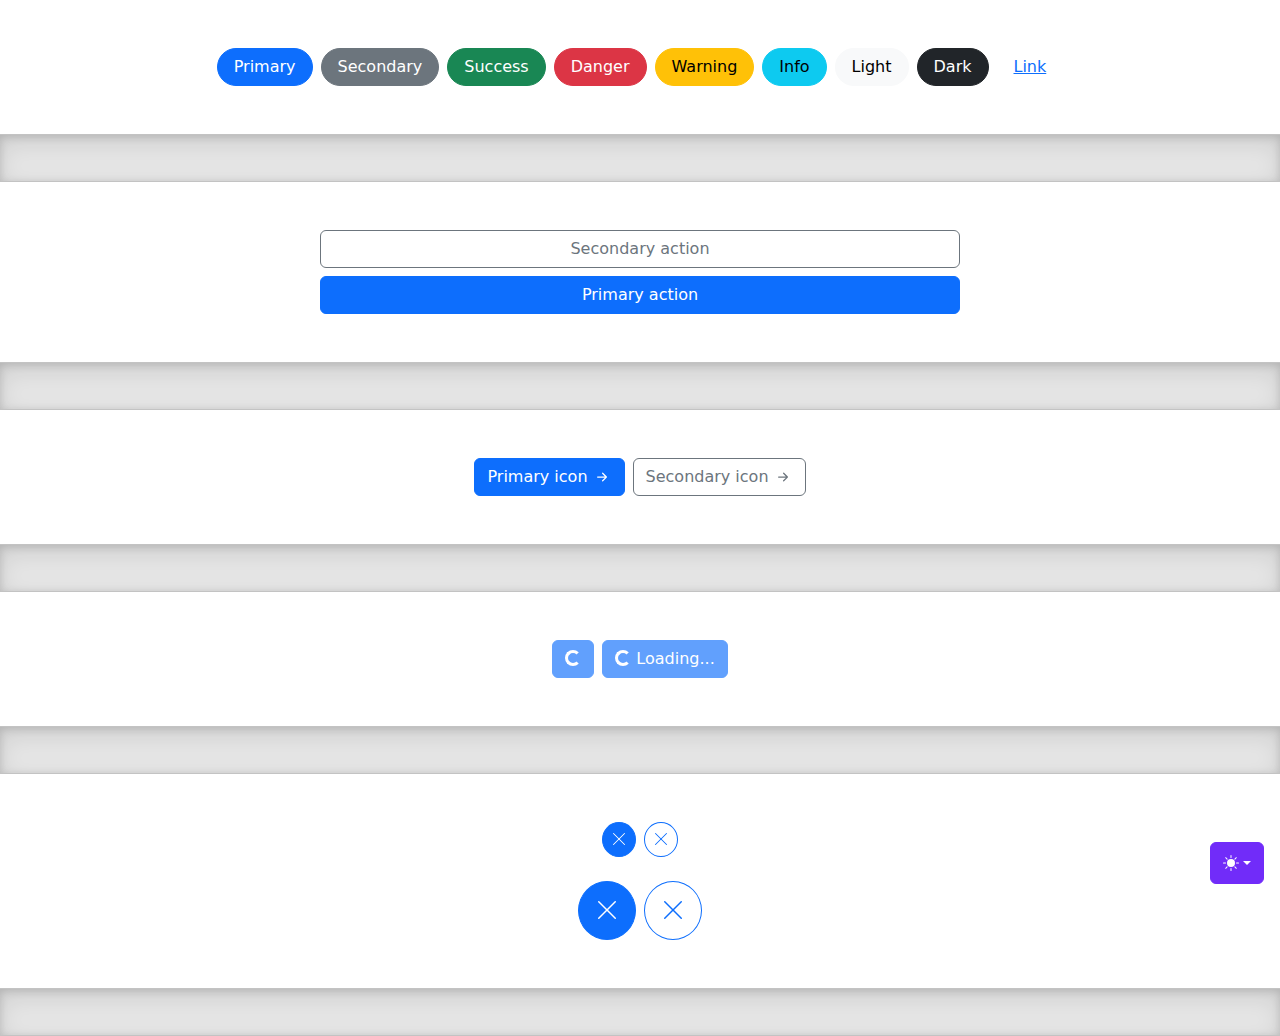
<file: bootstrap-5.3.8-examples/buttons/index.html>
<!doctype html>
<html lang="en" data-bs-theme="auto">
  <head>
    <meta charset="utf-8" />
    <meta name="viewport" content="width=device-width, initial-scale=1" />
    <meta name="description" content="" />
    <meta
      name="author"
      content="Mark Otto, Jacob Thornton, and Bootstrap contributors"
    />
    <meta name="generator" content="Astro v5.13.2" />
    <title>Buttons · Bootstrap v5.3</title>
    <link
      rel="canonical"
      href="https://getbootstrap.com/docs/5.3/examples/buttons/"
    />
    <script src="../assets/js/color-modes.js"></script>
    <link href="../assets/dist/css/bootstrap.min.css" rel="stylesheet" />
    <meta name="theme-color" content="#712cf9" />
    <style>
      .bd-placeholder-img {
        font-size: 1.125rem;
        text-anchor: middle;
        -webkit-user-select: none;
        -moz-user-select: none;
        user-select: none;
      }
      @media (min-width: 768px) {
        .bd-placeholder-img-lg {
          font-size: 3.5rem;
        }
      }
      .b-example-divider {
        width: 100%;
        height: 3rem;
        background-color: #0000001a;
        border: solid rgba(0, 0, 0, 0.15);
        border-width: 1px 0;
        box-shadow:
          inset 0 0.5em 1.5em #0000001a,
          inset 0 0.125em 0.5em #00000026;
      }
      .b-example-vr {
        flex-shrink: 0;
        width: 1.5rem;
        height: 100vh;
      }
      .bi {
        vertical-align: -0.125em;
        fill: currentColor;
      }
      .nav-scroller {
        position: relative;
        z-index: 2;
        height: 2.75rem;
        overflow-y: hidden;
      }
      .nav-scroller .nav {
        display: flex;
        flex-wrap: nowrap;
        padding-bottom: 1rem;
        margin-top: -1px;
        overflow-x: auto;
        text-align: center;
        white-space: nowrap;
        -webkit-overflow-scrolling: touch;
      }
      .btn-bd-primary {
        --bd-violet-bg: #712cf9;
        --bd-violet-rgb: 112.520718, 44.062154, 249.437846;
        --bs-btn-font-weight: 600;
        --bs-btn-color: var(--bs-white);
        --bs-btn-bg: var(--bd-violet-bg);
        --bs-btn-border-color: var(--bd-violet-bg);
        --bs-btn-hover-color: var(--bs-white);
        --bs-btn-hover-bg: #6528e0;
        --bs-btn-hover-border-color: #6528e0;
        --bs-btn-focus-shadow-rgb: var(--bd-violet-rgb);
        --bs-btn-active-color: var(--bs-btn-hover-color);
        --bs-btn-active-bg: #5a23c8;
        --bs-btn-active-border-color: #5a23c8;
      }
      .bd-mode-toggle {
        z-index: 1500;
      }
      .bd-mode-toggle .bi {
        width: 1em;
        height: 1em;
      }
      .bd-mode-toggle .dropdown-menu .active .bi {
        display: block !important;
      }
    </style>
  </head>
  <body>
    <svg xmlns="http://www.w3.org/2000/svg" class="d-none">
      <symbol id="check2" viewBox="0 0 16 16">
        <path
          d="M13.854 3.646a.5.5 0 0 1 0 .708l-7 7a.5.5 0 0 1-.708 0l-3.5-3.5a.5.5 0 1 1 .708-.708L6.5 10.293l6.646-6.647a.5.5 0 0 1 .708 0z"
        ></path>
      </symbol>
      <symbol id="circle-half" viewBox="0 0 16 16">
        <path
          d="M8 15A7 7 0 1 0 8 1v14zm0 1A8 8 0 1 1 8 0a8 8 0 0 1 0 16z"
        ></path>
      </symbol>
      <symbol id="moon-stars-fill" viewBox="0 0 16 16">
        <path
          d="M6 .278a.768.768 0 0 1 .08.858 7.208 7.208 0 0 0-.878 3.46c0 4.021 3.278 7.277 7.318 7.277.527 0 1.04-.055 1.533-.16a.787.787 0 0 1 .81.316.733.733 0 0 1-.031.893A8.349 8.349 0 0 1 8.344 16C3.734 16 0 12.286 0 7.71 0 4.266 2.114 1.312 5.124.06A.752.752 0 0 1 6 .278z"
        ></path>
        <path
          d="M10.794 3.148a.217.217 0 0 1 .412 0l.387 1.162c.173.518.579.924 1.097 1.097l1.162.387a.217.217 0 0 1 0 .412l-1.162.387a1.734 1.734 0 0 0-1.097 1.097l-.387 1.162a.217.217 0 0 1-.412 0l-.387-1.162A1.734 1.734 0 0 0 9.31 6.593l-1.162-.387a.217.217 0 0 1 0-.412l1.162-.387a1.734 1.734 0 0 0 1.097-1.097l.387-1.162zM13.863.099a.145.145 0 0 1 .274 0l.258.774c.115.346.386.617.732.732l.774.258a.145.145 0 0 1 0 .274l-.774.258a1.156 1.156 0 0 0-.732.732l-.258.774a.145.145 0 0 1-.274 0l-.258-.774a1.156 1.156 0 0 0-.732-.732l-.774-.258a.145.145 0 0 1 0-.274l.774-.258c.346-.115.617-.386.732-.732L13.863.1z"
        ></path>
      </symbol>
      <symbol id="sun-fill" viewBox="0 0 16 16">
        <path
          d="M8 12a4 4 0 1 0 0-8 4 4 0 0 0 0 8zM8 0a.5.5 0 0 1 .5.5v2a.5.5 0 0 1-1 0v-2A.5.5 0 0 1 8 0zm0 13a.5.5 0 0 1 .5.5v2a.5.5 0 0 1-1 0v-2A.5.5 0 0 1 8 13zm8-5a.5.5 0 0 1-.5.5h-2a.5.5 0 0 1 0-1h2a.5.5 0 0 1 .5.5zM3 8a.5.5 0 0 1-.5.5h-2a.5.5 0 0 1 0-1h2A.5.5 0 0 1 3 8zm10.657-5.657a.5.5 0 0 1 0 .707l-1.414 1.415a.5.5 0 1 1-.707-.708l1.414-1.414a.5.5 0 0 1 .707 0zm-9.193 9.193a.5.5 0 0 1 0 .707L3.05 13.657a.5.5 0 0 1-.707-.707l1.414-1.414a.5.5 0 0 1 .707 0zm9.193 2.121a.5.5 0 0 1-.707 0l-1.414-1.414a.5.5 0 0 1 .707-.707l1.414 1.414a.5.5 0 0 1 0 .707zM4.464 4.465a.5.5 0 0 1-.707 0L2.343 3.05a.5.5 0 1 1 .707-.707l1.414 1.414a.5.5 0 0 1 0 .708z"
        ></path>
      </symbol>
    </svg>
    <div
      class="dropdown position-fixed bottom-0 end-0 mb-3 me-3 bd-mode-toggle"
    >
      <button
        class="btn btn-bd-primary py-2 dropdown-toggle d-flex align-items-center"
        id="bd-theme"
        type="button"
        aria-expanded="false"
        data-bs-toggle="dropdown"
        aria-label="Toggle theme (auto)"
      >
        <svg class="bi my-1 theme-icon-active" aria-hidden="true">
          <use href="#circle-half"></use>
        </svg>
        <span class="visually-hidden" id="bd-theme-text">Toggle theme</span>
      </button>
      <ul
        class="dropdown-menu dropdown-menu-end shadow"
        aria-labelledby="bd-theme-text"
      >
        <li>
          <button
            type="button"
            class="dropdown-item d-flex align-items-center"
            data-bs-theme-value="light"
            aria-pressed="false"
          >
            <svg class="bi me-2 opacity-50" aria-hidden="true">
              <use href="#sun-fill"></use>
            </svg>
            Light
            <svg class="bi ms-auto d-none" aria-hidden="true">
              <use href="#check2"></use>
            </svg>
          </button>
        </li>
        <li>
          <button
            type="button"
            class="dropdown-item d-flex align-items-center"
            data-bs-theme-value="dark"
            aria-pressed="false"
          >
            <svg class="bi me-2 opacity-50" aria-hidden="true">
              <use href="#moon-stars-fill"></use>
            </svg>
            Dark
            <svg class="bi ms-auto d-none" aria-hidden="true">
              <use href="#check2"></use>
            </svg>
          </button>
        </li>
        <li>
          <button
            type="button"
            class="dropdown-item d-flex align-items-center active"
            data-bs-theme-value="auto"
            aria-pressed="true"
          >
            <svg class="bi me-2 opacity-50" aria-hidden="true">
              <use href="#circle-half"></use>
            </svg>
            Auto
            <svg class="bi ms-auto d-none" aria-hidden="true">
              <use href="#check2"></use>
            </svg>
          </button>
        </li>
      </ul>
    </div>
    <svg xmlns="http://www.w3.org/2000/svg" class="d-none">
      <symbol id="arrow-right-short" viewBox="0 0 16 16">
        <path
          fill-rule="evenodd"
          d="M4 8a.5.5 0 0 1 .5-.5h5.793L8.146 5.354a.5.5 0 1 1 .708-.708l3 3a.5.5 0 0 1 0 .708l-3 3a.5.5 0 0 1-.708-.708L10.293 8.5H4.5A.5.5 0 0 1 4 8z"
        ></path>
      </symbol>
      <symbol id="x-lg" viewBox="0 0 16 16">
        <path
          fill-rule="evenodd"
          d="M13.854 2.146a.5.5 0 0 1 0 .708l-11 11a.5.5 0 0 1-.708-.708l11-11a.5.5 0 0 1 .708 0Z"
        ></path>
        <path
          fill-rule="evenodd"
          d="M2.146 2.146a.5.5 0 0 0 0 .708l11 11a.5.5 0 0 0 .708-.708l-11-11a.5.5 0 0 0-.708 0Z"
        ></path>
      </symbol>
    </svg>
    <div class="d-flex gap-2 justify-content-center py-5">
      <button class="btn btn-primary rounded-pill px-3" type="button">
        Primary
      </button>
      <button class="btn btn-secondary rounded-pill px-3" type="button">
        Secondary
      </button>
      <button class="btn btn-success rounded-pill px-3" type="button">
        Success
      </button>
      <button class="btn btn-danger rounded-pill px-3" type="button">
        Danger
      </button>
      <button class="btn btn-warning rounded-pill px-3" type="button">
        Warning
      </button>
      <button class="btn btn-info rounded-pill px-3" type="button">Info</button>
      <button class="btn btn-light rounded-pill px-3" type="button">
        Light
      </button>
      <button class="btn btn-dark rounded-pill px-3" type="button">Dark</button>
      <button class="btn btn-link rounded-pill px-3" type="button">Link</button>
    </div>
    <div class="b-example-divider"></div>
    <div class="col-lg-6 col-xxl-4 my-5 mx-auto">
      <div class="d-grid gap-2">
        <button class="btn btn-outline-secondary" type="button">
          Secondary action
        </button>
        <button class="btn btn-primary" type="button">Primary action</button>
      </div>
    </div>
    <div class="b-example-divider"></div>
    <div class="d-flex gap-2 justify-content-center py-5">
      <button
        class="btn btn-primary d-inline-flex align-items-center"
        type="button"
      >
        Primary icon
        <svg class="bi ms-1" width="20" height="20" aria-hidden="true">
          <use xlink:href="#arrow-right-short"></use>
        </svg>
      </button>
      <button
        class="btn btn-outline-secondary d-inline-flex align-items-center"
        type="button"
      >
        Secondary icon
        <svg class="bi ms-1" width="20" height="20" aria-hidden="true">
          <use xlink:href="#arrow-right-short"></use>
        </svg>
      </button>
    </div>
    <div class="b-example-divider"></div>
    <div class="d-flex gap-2 justify-content-center py-5">
      <button class="btn btn-primary" type="button" disabled>
        <span
          class="spinner-border spinner-border-sm"
          aria-hidden="true"
        ></span>
        <span class="visually-hidden" role="status">Loading...</span>
      </button>
      <button class="btn btn-primary" type="button" disabled>
        <span
          class="spinner-border spinner-border-sm"
          aria-hidden="true"
        ></span>
        <span role="status">Loading...</span>
      </button>
    </div>
    <div class="b-example-divider"></div>
    <div class="d-flex gap-2 justify-content-center pt-5 pb-4">
      <button class="btn btn-primary rounded-circle p-2 lh-1" type="button">
        <svg class="bi" width="16" height="16" aria-hidden="true">
          <use xlink:href="#x-lg"></use>
        </svg>
        <span class="visually-hidden">Dismiss</span>
      </button>
      <button
        class="btn btn-outline-primary rounded-circle p-2 lh-1"
        type="button"
      >
        <svg class="bi" width="16" height="16" aria-hidden="true">
          <use xlink:href="#x-lg"></use>
        </svg>
        <span class="visually-hidden">Dismiss</span>
      </button>
    </div>
    <div class="d-flex gap-2 justify-content-center pb-5">
      <button class="btn btn-primary rounded-circle p-3 lh-1" type="button">
        <svg class="bi" width="24" height="24" aria-hidden="true">
          <use xlink:href="#x-lg"></use>
        </svg>
        <span class="visually-hidden">Dismiss</span>
      </button>
      <button
        class="btn btn-outline-primary rounded-circle p-3 lh-1"
        type="button"
      >
        <svg class="bi" width="24" height="24" aria-hidden="true">
          <use xlink:href="#x-lg"></use>
        </svg>
        <span class="visually-hidden">Dismiss</span>
      </button>
    </div>
    <div class="b-example-divider"></div>
    <script
      src="../assets/dist/js/bootstrap.bundle.min.js"
      class="astro-vvvwv3sm"
    ></script>
  </body>
</html>
</file>
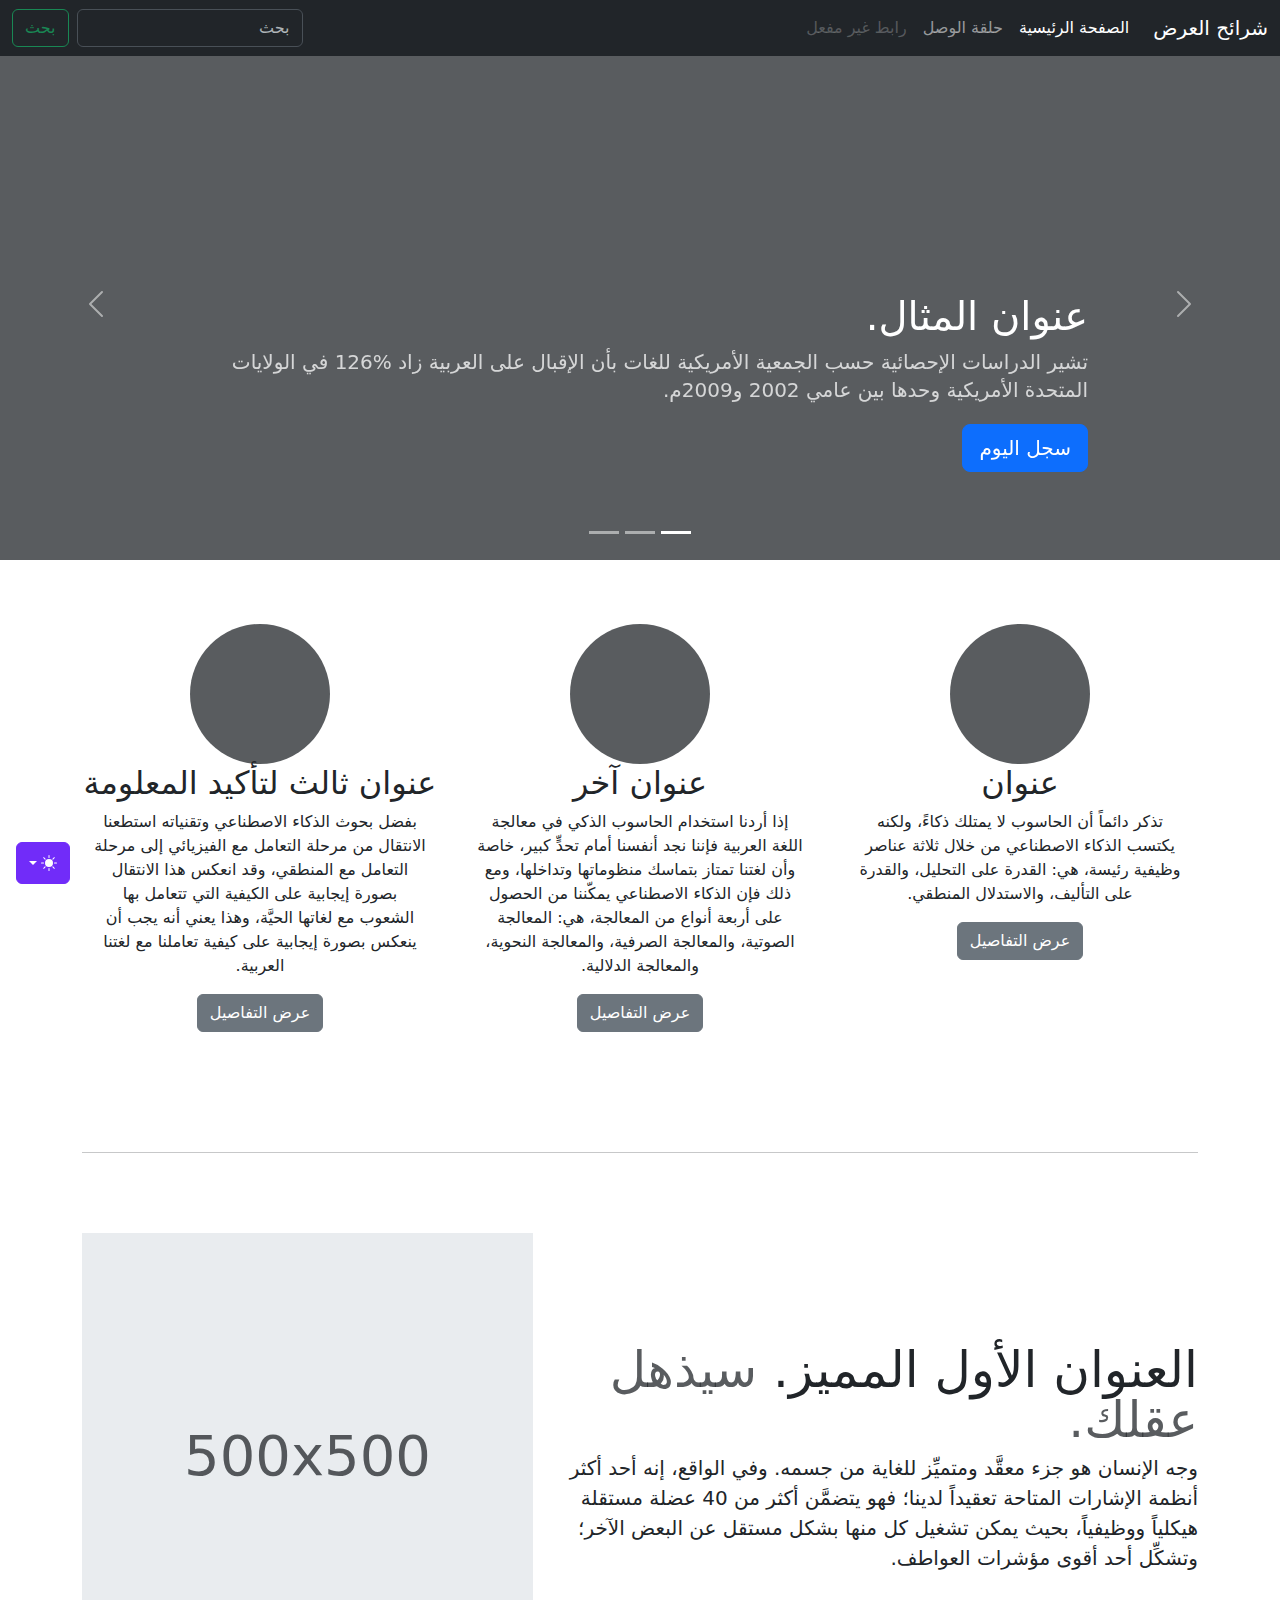
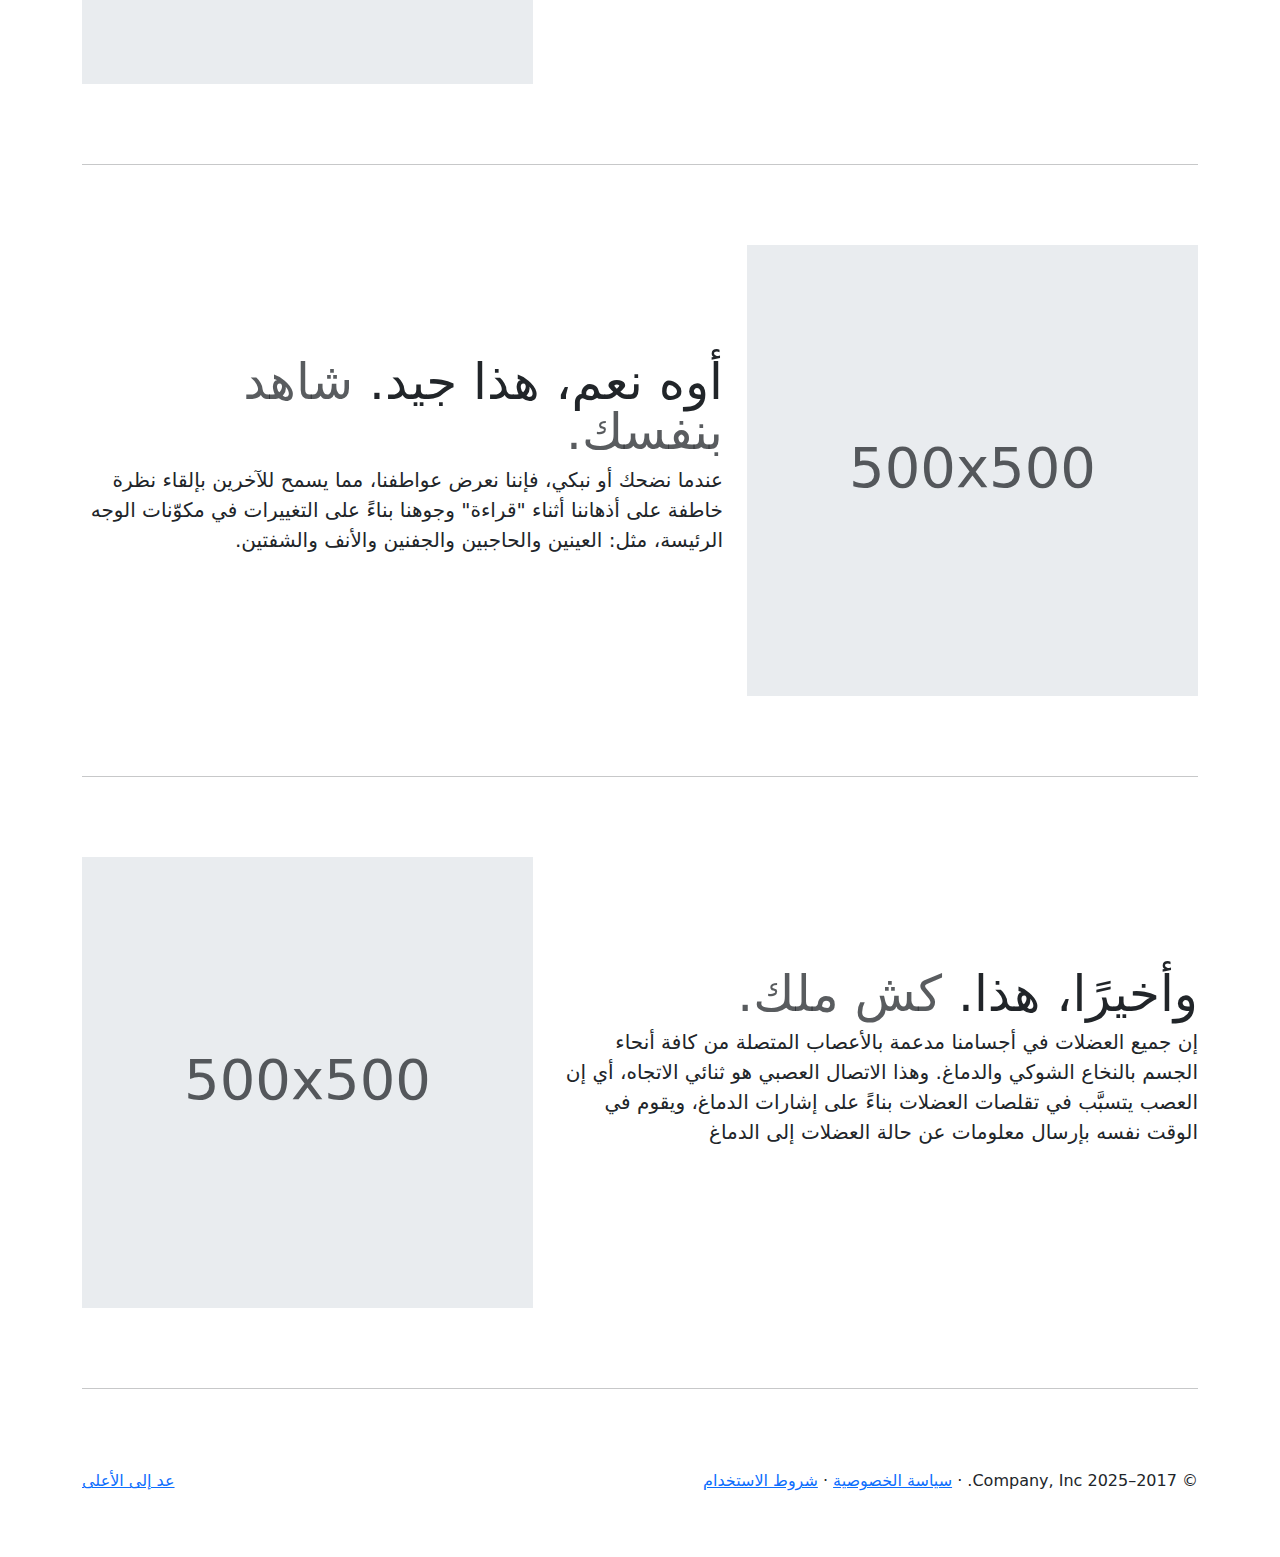
<file: bootstrap-5.3.8-examples/carousel-rtl/index.html>
<!doctype html>
<html lang="ar" dir="rtl" data-bs-theme="auto">
  <head>
    <meta charset="utf-8" />
    <meta name="viewport" content="width=device-width, initial-scale=1" />
    <meta name="description" content="" />
    <meta
      name="author"
      content="Mark Otto, Jacob Thornton, and Bootstrap contributors"
    />
    <meta name="generator" content="Astro v5.13.2" />
    <title>قالب شرائح العرض · Bootstrap v5.3</title>
    <link
      rel="canonical"
      href="https://getbootstrap.com/docs/5.3/examples/carousel-rtl/"
    />
    <script src="../assets/js/color-modes.js"></script>
    <link href="../assets/dist/css/bootstrap.rtl.min.css" rel="stylesheet" />
    <meta name="theme-color" content="#712cf9" />
    <link href="../carousel/carousel.rtl.css" rel="stylesheet" />
    <style>
      .bd-placeholder-img {
        font-size: 1.125rem;
        text-anchor: middle;
        -webkit-user-select: none;
        -moz-user-select: none;
        user-select: none;
      }
      @media (min-width: 768px) {
        .bd-placeholder-img-lg {
          font-size: 3.5rem;
        }
      }
      .b-example-divider {
        width: 100%;
        height: 3rem;
        background-color: #0000001a;
        border: solid rgba(0, 0, 0, 0.15);
        border-width: 1px 0;
        box-shadow:
          inset 0 0.5em 1.5em #0000001a,
          inset 0 0.125em 0.5em #00000026;
      }
      .b-example-vr {
        flex-shrink: 0;
        width: 1.5rem;
        height: 100vh;
      }
      .bi {
        vertical-align: -0.125em;
        fill: currentColor;
      }
      .nav-scroller {
        position: relative;
        z-index: 2;
        height: 2.75rem;
        overflow-y: hidden;
      }
      .nav-scroller .nav {
        display: flex;
        flex-wrap: nowrap;
        padding-bottom: 1rem;
        margin-top: -1px;
        overflow-x: auto;
        text-align: center;
        white-space: nowrap;
        -webkit-overflow-scrolling: touch;
      }
      .btn-bd-primary {
        --bd-violet-bg: #712cf9;
        --bd-violet-rgb: 112.520718, 44.062154, 249.437846;
        --bs-btn-font-weight: 600;
        --bs-btn-color: var(--bs-white);
        --bs-btn-bg: var(--bd-violet-bg);
        --bs-btn-border-color: var(--bd-violet-bg);
        --bs-btn-hover-color: var(--bs-white);
        --bs-btn-hover-bg: #6528e0;
        --bs-btn-hover-border-color: #6528e0;
        --bs-btn-focus-shadow-rgb: var(--bd-violet-rgb);
        --bs-btn-active-color: var(--bs-btn-hover-color);
        --bs-btn-active-bg: #5a23c8;
        --bs-btn-active-border-color: #5a23c8;
      }
      .bd-mode-toggle {
        z-index: 1500;
      }
      .bd-mode-toggle .bi {
        width: 1em;
        height: 1em;
      }
      .bd-mode-toggle .dropdown-menu .active .bi {
        display: block !important;
      }
    </style>
  </head>
  <body>
    <svg xmlns="http://www.w3.org/2000/svg" class="d-none">
      <symbol id="check2" viewBox="0 0 16 16">
        <path
          d="M13.854 3.646a.5.5 0 0 1 0 .708l-7 7a.5.5 0 0 1-.708 0l-3.5-3.5a.5.5 0 1 1 .708-.708L6.5 10.293l6.646-6.647a.5.5 0 0 1 .708 0z"
        ></path>
      </symbol>
      <symbol id="circle-half" viewBox="0 0 16 16">
        <path
          d="M8 15A7 7 0 1 0 8 1v14zm0 1A8 8 0 1 1 8 0a8 8 0 0 1 0 16z"
        ></path>
      </symbol>
      <symbol id="moon-stars-fill" viewBox="0 0 16 16">
        <path
          d="M6 .278a.768.768 0 0 1 .08.858 7.208 7.208 0 0 0-.878 3.46c0 4.021 3.278 7.277 7.318 7.277.527 0 1.04-.055 1.533-.16a.787.787 0 0 1 .81.316.733.733 0 0 1-.031.893A8.349 8.349 0 0 1 8.344 16C3.734 16 0 12.286 0 7.71 0 4.266 2.114 1.312 5.124.06A.752.752 0 0 1 6 .278z"
        ></path>
        <path
          d="M10.794 3.148a.217.217 0 0 1 .412 0l.387 1.162c.173.518.579.924 1.097 1.097l1.162.387a.217.217 0 0 1 0 .412l-1.162.387a1.734 1.734 0 0 0-1.097 1.097l-.387 1.162a.217.217 0 0 1-.412 0l-.387-1.162A1.734 1.734 0 0 0 9.31 6.593l-1.162-.387a.217.217 0 0 1 0-.412l1.162-.387a1.734 1.734 0 0 0 1.097-1.097l.387-1.162zM13.863.099a.145.145 0 0 1 .274 0l.258.774c.115.346.386.617.732.732l.774.258a.145.145 0 0 1 0 .274l-.774.258a1.156 1.156 0 0 0-.732.732l-.258.774a.145.145 0 0 1-.274 0l-.258-.774a1.156 1.156 0 0 0-.732-.732l-.774-.258a.145.145 0 0 1 0-.274l.774-.258c.346-.115.617-.386.732-.732L13.863.1z"
        ></path>
      </symbol>
      <symbol id="sun-fill" viewBox="0 0 16 16">
        <path
          d="M8 12a4 4 0 1 0 0-8 4 4 0 0 0 0 8zM8 0a.5.5 0 0 1 .5.5v2a.5.5 0 0 1-1 0v-2A.5.5 0 0 1 8 0zm0 13a.5.5 0 0 1 .5.5v2a.5.5 0 0 1-1 0v-2A.5.5 0 0 1 8 13zm8-5a.5.5 0 0 1-.5.5h-2a.5.5 0 0 1 0-1h2a.5.5 0 0 1 .5.5zM3 8a.5.5 0 0 1-.5.5h-2a.5.5 0 0 1 0-1h2A.5.5 0 0 1 3 8zm10.657-5.657a.5.5 0 0 1 0 .707l-1.414 1.415a.5.5 0 1 1-.707-.708l1.414-1.414a.5.5 0 0 1 .707 0zm-9.193 9.193a.5.5 0 0 1 0 .707L3.05 13.657a.5.5 0 0 1-.707-.707l1.414-1.414a.5.5 0 0 1 .707 0zm9.193 2.121a.5.5 0 0 1-.707 0l-1.414-1.414a.5.5 0 0 1 .707-.707l1.414 1.414a.5.5 0 0 1 0 .707zM4.464 4.465a.5.5 0 0 1-.707 0L2.343 3.05a.5.5 0 1 1 .707-.707l1.414 1.414a.5.5 0 0 1 0 .708z"
        ></path>
      </symbol>
    </svg>
    <div
      class="dropdown position-fixed bottom-0 end-0 mb-3 me-3 bd-mode-toggle"
    >
      <button
        class="btn btn-bd-primary py-2 dropdown-toggle d-flex align-items-center"
        id="bd-theme"
        type="button"
        aria-expanded="false"
        data-bs-toggle="dropdown"
        aria-label="Toggle theme (auto)"
      >
        <svg class="bi my-1 theme-icon-active" aria-hidden="true">
          <use href="#circle-half"></use>
        </svg>
        <span class="visually-hidden" id="bd-theme-text">Toggle theme</span>
      </button>
      <ul
        class="dropdown-menu dropdown-menu-end shadow"
        aria-labelledby="bd-theme-text"
      >
        <li>
          <button
            type="button"
            class="dropdown-item d-flex align-items-center"
            data-bs-theme-value="light"
            aria-pressed="false"
          >
            <svg class="bi me-2 opacity-50" aria-hidden="true">
              <use href="#sun-fill"></use>
            </svg>
            Light
            <svg class="bi ms-auto d-none" aria-hidden="true">
              <use href="#check2"></use>
            </svg>
          </button>
        </li>
        <li>
          <button
            type="button"
            class="dropdown-item d-flex align-items-center"
            data-bs-theme-value="dark"
            aria-pressed="false"
          >
            <svg class="bi me-2 opacity-50" aria-hidden="true">
              <use href="#moon-stars-fill"></use>
            </svg>
            Dark
            <svg class="bi ms-auto d-none" aria-hidden="true">
              <use href="#check2"></use>
            </svg>
          </button>
        </li>
        <li>
          <button
            type="button"
            class="dropdown-item d-flex align-items-center active"
            data-bs-theme-value="auto"
            aria-pressed="true"
          >
            <svg class="bi me-2 opacity-50" aria-hidden="true">
              <use href="#circle-half"></use>
            </svg>
            Auto
            <svg class="bi ms-auto d-none" aria-hidden="true">
              <use href="#check2"></use>
            </svg>
          </button>
        </li>
      </ul>
    </div>
    <header data-bs-theme="dark">
      <nav class="navbar navbar-expand-md navbar-dark fixed-top bg-dark">
        <div class="container-fluid">
          <a class="navbar-brand" href="#">شرائح العرض</a>
          <button
            class="navbar-toggler"
            type="button"
            data-bs-toggle="collapse"
            data-bs-target="#navbarCollapse"
            aria-controls="navbarCollapse"
            aria-expanded="false"
            aria-label="تبديل التنقل"
          >
            <span class="navbar-toggler-icon"></span>
          </button>
          <div class="collapse navbar-collapse" id="navbarCollapse">
            <ul class="navbar-nav me-auto mb-2 mb-md-0">
              <li class="nav-item">
                <a class="nav-link active" aria-current="page" href="#"
                  >الصفحة الرئيسية</a
                >
              </li>
              <li class="nav-item">
                <a class="nav-link" href="#">حلقة الوصل</a>
              </li>
              <li class="nav-item">
                <a class="nav-link disabled" aria-disabled="true"
                  >رابط غير مفعل</a
                >
              </li>
            </ul>
            <form class="d-flex" role="search">
              <input
                class="form-control me-2"
                type="search"
                placeholder="بحث"
                aria-label="بحث"
              />
              <button class="btn btn-outline-success" type="submit">بحث</button>
            </form>
          </div>
        </div>
      </nav>
    </header>
    <main>
      <div id="myCarousel" class="carousel slide mb-6" data-bs-ride="carousel">
        <div class="carousel-indicators">
          <button
            type="button"
            data-bs-target="#myCarousel"
            data-bs-slide-to="0"
            class="active"
            aria-current="true"
            aria-label="Slide 1"
          ></button>
          <button
            type="button"
            data-bs-target="#myCarousel"
            data-bs-slide-to="1"
            aria-label="Slide 2"
          ></button>
          <button
            type="button"
            data-bs-target="#myCarousel"
            data-bs-slide-to="2"
            aria-label="Slide 3"
          ></button>
        </div>
        <div class="carousel-inner">
          <div class="carousel-item active">
            <svg
              aria-hidden="true"
              class="bd-placeholder-img"
              height="100%"
              preserveAspectRatio="xMidYMid slice"
              width="100%"
              xmlns="http://www.w3.org/2000/svg"
            >
              <rect
                width="100%"
                height="100%"
                fill="var(--bs-secondary-color)"
              ></rect>
            </svg>
            <div class="container">
              <div class="carousel-caption text-start">
                <h1>عنوان المثال.</h1>
                <p class="opacity-75">
                  تشير الدراسات الإحصائية حسب الجمعية الأمريكية للغات بأن
                  الإقبال على العربية زاد %126 في الولايات المتحدة الأمريكية
                  وحدها بين عامي 2002 و2009م.
                </p>
                <p><a class="btn btn-lg btn-primary" href="#">سجل اليوم</a></p>
              </div>
            </div>
          </div>
          <div class="carousel-item">
            <svg
              aria-hidden="true"
              class="bd-placeholder-img"
              height="100%"
              preserveAspectRatio="xMidYMid slice"
              width="100%"
              xmlns="http://www.w3.org/2000/svg"
            >
              <rect
                width="100%"
                height="100%"
                fill="var(--bs-secondary-color)"
              ></rect>
            </svg>
            <div class="container">
              <div class="carousel-caption">
                <h1>عنوان مثال آخر.</h1>
                <p>
                  حسب المجلس الثقافي البريطاني فإن تعليم الإنجليزية داخل
                  بريطانيا يسهم في تعزيز اقتصادها بما يتجاوز ملياري جنيه سنوياً،
                  كما أنه وفر أكثر من 26 ألف وظيفة.
                </p>
                <p><a class="btn btn-lg btn-primary" href="#">أعرف أكثر</a></p>
              </div>
            </div>
          </div>
          <div class="carousel-item">
            <svg
              aria-hidden="true"
              class="bd-placeholder-img"
              height="100%"
              preserveAspectRatio="xMidYMid slice"
              width="100%"
              xmlns="http://www.w3.org/2000/svg"
            >
              <rect
                width="100%"
                height="100%"
                fill="var(--bs-secondary-color)"
              ></rect>
            </svg>
            <div class="container">
              <div class="carousel-caption text-end">
                <h1>واحد أكثر لقياس جيد.</h1>
                <p>
                  الإحصاءات لحجم الاستثمار اللغوي خارج بريطانيا تتفاوت من سنة
                  لأخرى إلا أن المدير التنفيذي للمجلس الثقافي البريطاني إدي
                  بايرز يرى أن استثمار تعليم الإنجليزية في الخارج لا يحسب على
                  المستوى المالي فحسب بل على المستوى السياسي أيضاً.
                </p>
                <p>
                  <a class="btn btn-lg btn-primary" href="#">تصفح المعرض</a>
                </p>
              </div>
            </div>
          </div>
        </div>
        <button
          class="carousel-control-prev"
          type="button"
          data-bs-target="#myCarousel"
          data-bs-slide="prev"
        >
          <span class="carousel-control-prev-icon" aria-hidden="true"></span>
          <span class="visually-hidden">السابق</span>
        </button>
        <button
          class="carousel-control-next"
          type="button"
          data-bs-target="#myCarousel"
          data-bs-slide="next"
        >
          <span class="carousel-control-next-icon" aria-hidden="true"></span>
          <span class="visually-hidden">التالي</span>
        </button>
      </div>
      <!-- Marketing messaging and featurettes
  ================================================== -->
      <!-- Wrap the rest of the page in another container to center all the content. -->
      <div class="container marketing">
        <!-- Three columns of text below the carousel -->
        <div class="row">
          <div class="col-lg-4">
            <svg
              aria-label="Placeholder"
              class="bd-placeholder-img rounded-circle"
              height="140"
              preserveAspectRatio="xMidYMid slice"
              role="img"
              width="140"
              xmlns="http://www.w3.org/2000/svg"
            >
              <title>Placeholder</title>
              <rect
                width="100%"
                height="100%"
                fill="var(--bs-secondary-color)"
              ></rect>
            </svg>
            <h2 class="fw-normal">عنوان</h2>
            <p>
              تذكر دائماً أن الحاسوب لا يمتلك ذكاءً، ولكنه يكتسب الذكاء
              الاصطناعي من خلال ثلاثة عناصر وظيفية رئيسة، هي: القدرة على
              التحليل، والقدرة على التأليف، والاستدلال المنطقي.
            </p>
            <p><a class="btn btn-secondary" href="#">عرض التفاصيل</a></p>
          </div>
          <!-- /.col-lg-4 -->
          <div class="col-lg-4">
            <svg
              aria-label="Placeholder"
              class="bd-placeholder-img rounded-circle"
              height="140"
              preserveAspectRatio="xMidYMid slice"
              role="img"
              width="140"
              xmlns="http://www.w3.org/2000/svg"
            >
              <title>Placeholder</title>
              <rect
                width="100%"
                height="100%"
                fill="var(--bs-secondary-color)"
              ></rect>
            </svg>
            <h2 class="fw-normal">عنوان آخر</h2>
            <p>
              إذا أردنا استخدام الحاسوب الذكي في معالجة اللغة العربية فإننا نجد
              أنفسنا أمام تحدٍّ كبير، خاصة وأن لغتنا تمتاز بتماسك منظوماتها
              وتداخلها، ومع ذلك فإن الذكاء الاصطناعي يمكّننا من الحصول على أربعة
              أنواع من المعالجة، هي: المعالجة الصوتية، والمعالجة الصرفية،
              والمعالجة النحوية، والمعالجة الدلالية.
            </p>
            <p><a class="btn btn-secondary" href="#">عرض التفاصيل</a></p>
          </div>
          <!-- /.col-lg-4 -->
          <div class="col-lg-4">
            <svg
              aria-label="Placeholder"
              class="bd-placeholder-img rounded-circle"
              height="140"
              preserveAspectRatio="xMidYMid slice"
              role="img"
              width="140"
              xmlns="http://www.w3.org/2000/svg"
            >
              <title>Placeholder</title>
              <rect
                width="100%"
                height="100%"
                fill="var(--bs-secondary-color)"
              ></rect>
            </svg>
            <h2 class="fw-normal">عنوان ثالث لتأكيد المعلومة</h2>
            <p>
              بفضل بحوث الذكاء الاصطناعي وتقنياته استطعنا الانتقال من مرحلة
              التعامل مع الفيزيائي إلى مرحلة التعامل مع المنطقي، وقد انعكس هذا
              الانتقال بصورة إيجابية على الكيفية التي تتعامل بها الشعوب مع
              لغاتها الحيَّة، وهذا يعني أنه يجب أن ينعكس بصورة إيجابية على كيفية
              تعاملنا مع لغتنا العربية.
            </p>
            <p><a class="btn btn-secondary" href="#">عرض التفاصيل</a></p>
          </div>
          <!-- /.col-lg-4 -->
        </div>
        <!-- /.row -->
        <!-- START THE FEATURETTES -->
        <hr class="featurette-divider" />
        <div class="row featurette">
          <div class="col-md-7">
            <h2 class="featurette-heading fw-normal lh-1">
              العنوان الأول المميز.
              <span class="text-body-secondary"> سيذهل عقلك. </span>
            </h2>
            <p class="lead">
              وجه الإنسان هو جزء معقَّد ومتميِّز للغاية من جسمه. وفي الواقع، إنه
              أحد أكثر أنظمة الإشارات المتاحة تعقيداً لدينا؛ فهو يتضمَّن أكثر من
              40 عضلة مستقلة هيكلياً ووظيفياً، بحيث يمكن تشغيل كل منها بشكل
              مستقل عن البعض الآخر؛ وتشكِّل أحد أقوى مؤشرات العواطف.
            </p>
          </div>
          <div class="col-md-5">
            <svg
              aria-label="Placeholder: 500x500"
              class="bd-placeholder-img bd-placeholder-img-lg featurette-image img-fluid mx-auto"
              height="500"
              preserveAspectRatio="xMidYMid slice"
              role="img"
              width="500"
              xmlns="http://www.w3.org/2000/svg"
            >
              <title>Placeholder</title>
              <rect
                width="100%"
                height="100%"
                fill="var(--bs-secondary-bg)"
              ></rect>
              <text x="50%" y="50%" fill="var(--bs-secondary-color)" dy=".3em">
                500x500
              </text>
            </svg>
          </div>
        </div>
        <hr class="featurette-divider" />
        <div class="row featurette">
          <div class="col-md-7 order-md-2">
            <h2 class="featurette-heading fw-normal lh-1">
              أوه نعم، هذا جيد.
              <span class="text-body-secondary"> شاهد بنفسك. </span>
            </h2>
            <p class="lead">
              عندما نضحك أو نبكي، فإننا نعرض عواطفنا، مما يسمح للآخرين بإلقاء
              نظرة خاطفة على أذهاننا أثناء "قراءة" وجوهنا بناءً على التغييرات في
              مكوّنات الوجه الرئيسة، مثل: العينين والحاجبين والجفنين والأنف
              والشفتين.
            </p>
          </div>
          <div class="col-md-5 order-md-1">
            <svg
              aria-label="Placeholder: 500x500"
              class="bd-placeholder-img bd-placeholder-img-lg featurette-image img-fluid mx-auto"
              height="500"
              preserveAspectRatio="xMidYMid slice"
              role="img"
              width="500"
              xmlns="http://www.w3.org/2000/svg"
            >
              <title>Placeholder</title>
              <rect
                width="100%"
                height="100%"
                fill="var(--bs-secondary-bg)"
              ></rect>
              <text x="50%" y="50%" fill="var(--bs-secondary-color)" dy=".3em">
                500x500
              </text>
            </svg>
          </div>
        </div>
        <hr class="featurette-divider" />
        <div class="row featurette">
          <div class="col-md-7">
            <h2 class="featurette-heading fw-normal lh-1">
              وأخيرًا، هذا. <span class="text-body-secondary"> كش ملك. </span>
            </h2>
            <p class="lead">
              إن جميع العضلات في أجسامنا مدعمة بالأعصاب المتصلة من كافة أنحاء
              الجسم بالنخاع الشوكي والدماغ. وهذا الاتصال العصبي هو ثنائي
              الاتجاه، أي إن العصب يتسبَّب في تقلصات العضلات بناءً على إشارات
              الدماغ، ويقوم في الوقت نفسه بإرسال معلومات عن حالة العضلات إلى
              الدماغ
            </p>
          </div>
          <div class="col-md-5">
            <svg
              aria-label="Placeholder: 500x500"
              class="bd-placeholder-img bd-placeholder-img-lg featurette-image img-fluid mx-auto"
              height="500"
              preserveAspectRatio="xMidYMid slice"
              role="img"
              width="500"
              xmlns="http://www.w3.org/2000/svg"
            >
              <title>Placeholder</title>
              <rect
                width="100%"
                height="100%"
                fill="var(--bs-secondary-bg)"
              ></rect>
              <text x="50%" y="50%" fill="var(--bs-secondary-color)" dy=".3em">
                500x500
              </text>
            </svg>
          </div>
        </div>
        <hr class="featurette-divider" />
        <!-- /END THE FEATURETTES -->
      </div>
      <!-- /.container -->
      <!-- FOOTER -->
      <footer class="container">
        <p class="float-end"><a href="#">عد إلى الأعلى</a></p>
        <p>
          &copy; 2017–2025 Company, Inc. &middot;
          <a href="#">سياسة الخصوصية</a> &middot; <a href="#">شروط الاستخدام</a>
        </p>
      </footer>
    </main>
    <script
      src="../assets/dist/js/bootstrap.bundle.min.js"
      class="astro-vvvwv3sm"
    ></script>
  </body>
</html>
</file>
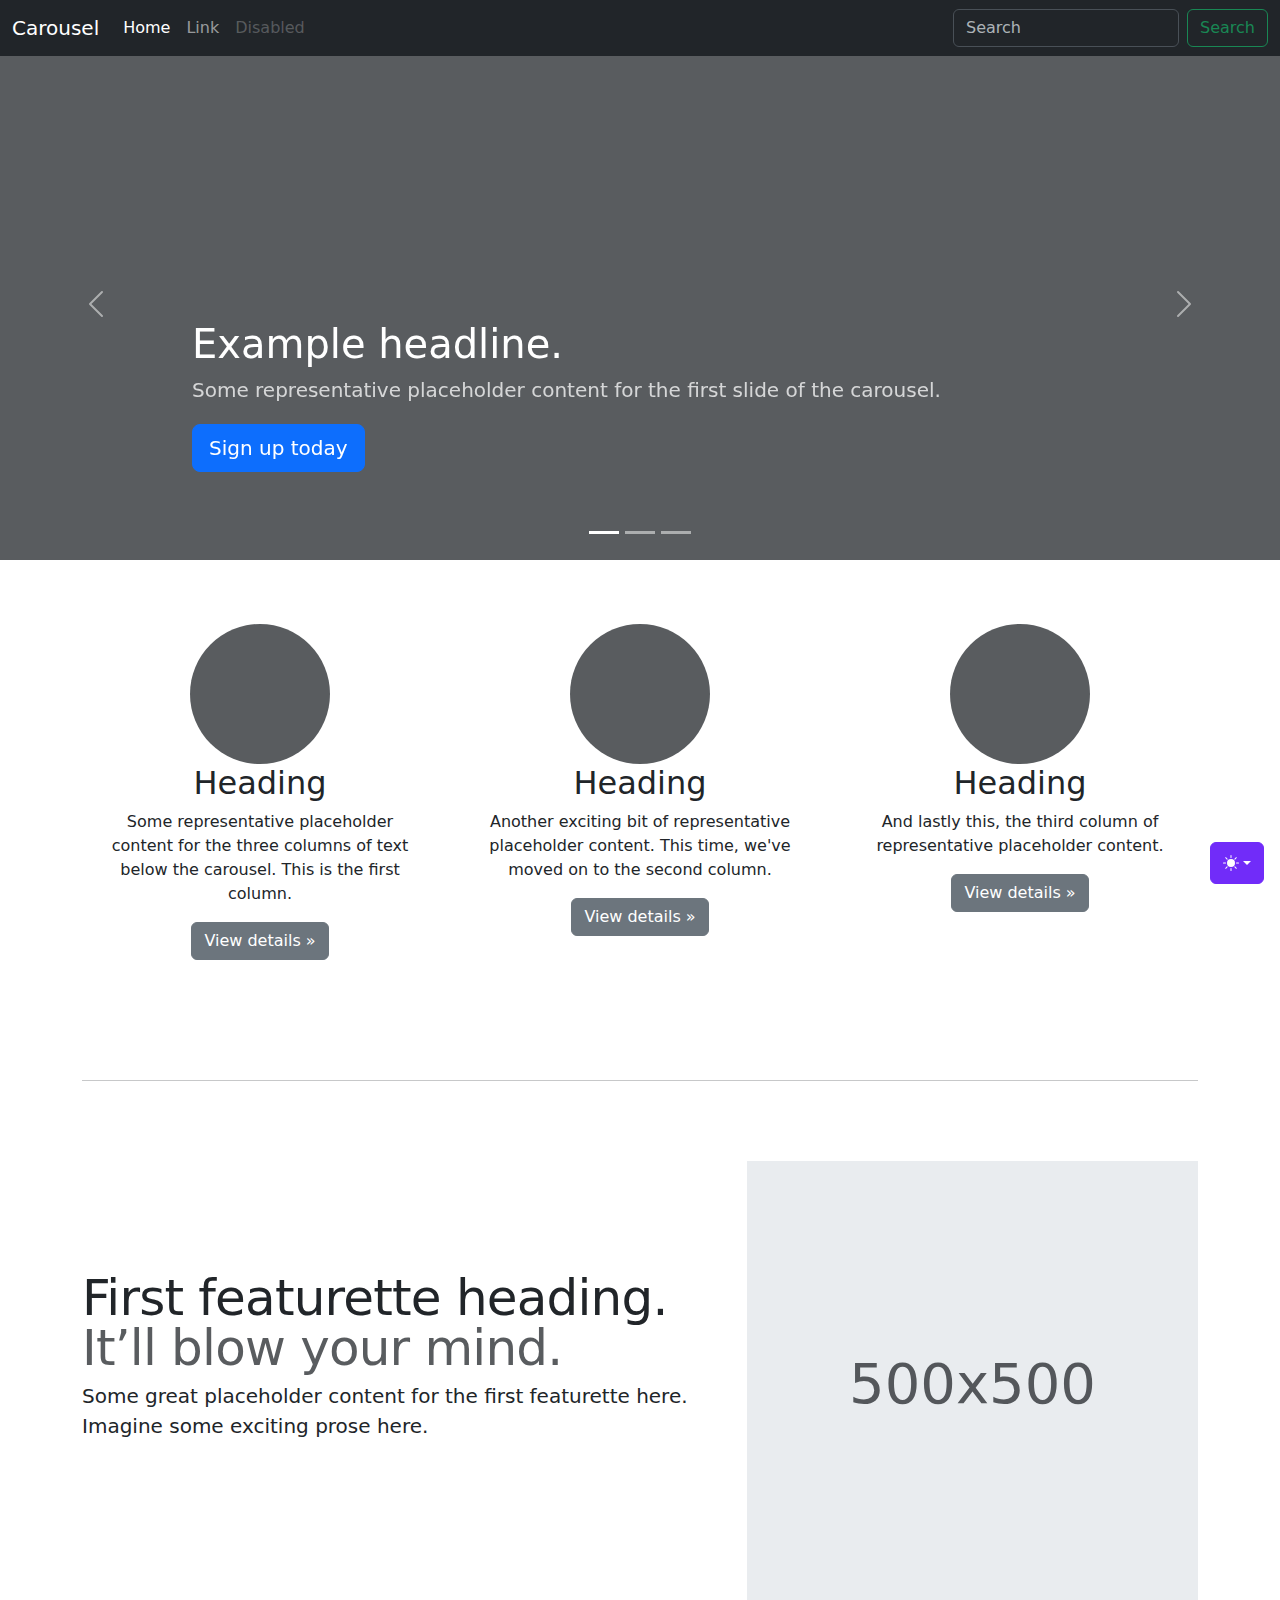
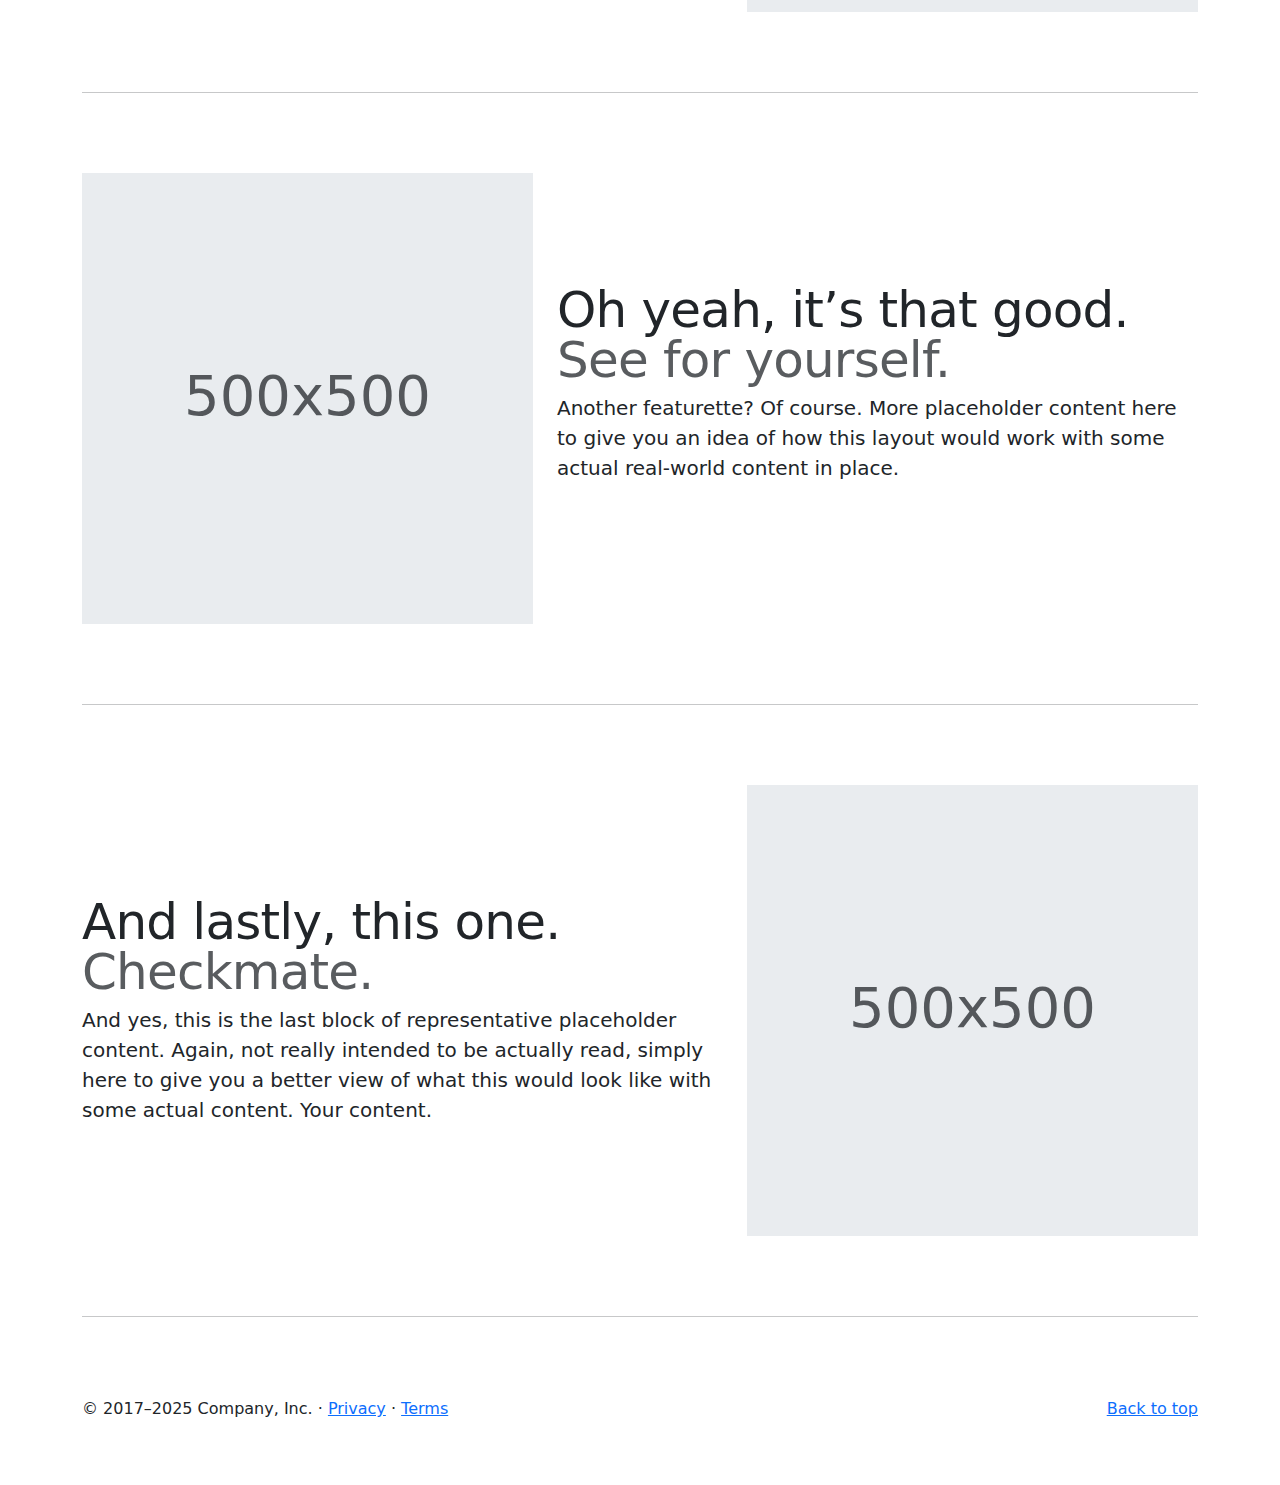
<file: bootstrap-5.3.8-examples/carousel/index.html>
<!doctype html>
<html lang="en" data-bs-theme="auto">
  <head>
    <meta charset="utf-8" />
    <meta name="viewport" content="width=device-width, initial-scale=1" />
    <meta name="description" content="" />
    <meta
      name="author"
      content="Mark Otto, Jacob Thornton, and Bootstrap contributors"
    />
    <meta name="generator" content="Astro v5.13.2" />
    <title>Carousel Template · Bootstrap v5.3</title>
    <link
      rel="canonical"
      href="https://getbootstrap.com/docs/5.3/examples/carousel/"
    />
    <script src="../assets/js/color-modes.js"></script>
    <link href="../assets/dist/css/bootstrap.min.css" rel="stylesheet" />
    <meta name="theme-color" content="#712cf9" />
    <link href="carousel.css" rel="stylesheet" />
    <style>
      .bd-placeholder-img {
        font-size: 1.125rem;
        text-anchor: middle;
        -webkit-user-select: none;
        -moz-user-select: none;
        user-select: none;
      }
      @media (min-width: 768px) {
        .bd-placeholder-img-lg {
          font-size: 3.5rem;
        }
      }
      .b-example-divider {
        width: 100%;
        height: 3rem;
        background-color: #0000001a;
        border: solid rgba(0, 0, 0, 0.15);
        border-width: 1px 0;
        box-shadow:
          inset 0 0.5em 1.5em #0000001a,
          inset 0 0.125em 0.5em #00000026;
      }
      .b-example-vr {
        flex-shrink: 0;
        width: 1.5rem;
        height: 100vh;
      }
      .bi {
        vertical-align: -0.125em;
        fill: currentColor;
      }
      .nav-scroller {
        position: relative;
        z-index: 2;
        height: 2.75rem;
        overflow-y: hidden;
      }
      .nav-scroller .nav {
        display: flex;
        flex-wrap: nowrap;
        padding-bottom: 1rem;
        margin-top: -1px;
        overflow-x: auto;
        text-align: center;
        white-space: nowrap;
        -webkit-overflow-scrolling: touch;
      }
      .btn-bd-primary {
        --bd-violet-bg: #712cf9;
        --bd-violet-rgb: 112.520718, 44.062154, 249.437846;
        --bs-btn-font-weight: 600;
        --bs-btn-color: var(--bs-white);
        --bs-btn-bg: var(--bd-violet-bg);
        --bs-btn-border-color: var(--bd-violet-bg);
        --bs-btn-hover-color: var(--bs-white);
        --bs-btn-hover-bg: #6528e0;
        --bs-btn-hover-border-color: #6528e0;
        --bs-btn-focus-shadow-rgb: var(--bd-violet-rgb);
        --bs-btn-active-color: var(--bs-btn-hover-color);
        --bs-btn-active-bg: #5a23c8;
        --bs-btn-active-border-color: #5a23c8;
      }
      .bd-mode-toggle {
        z-index: 1500;
      }
      .bd-mode-toggle .bi {
        width: 1em;
        height: 1em;
      }
      .bd-mode-toggle .dropdown-menu .active .bi {
        display: block !important;
      }
    </style>
  </head>
  <body>
    <svg xmlns="http://www.w3.org/2000/svg" class="d-none">
      <symbol id="check2" viewBox="0 0 16 16">
        <path
          d="M13.854 3.646a.5.5 0 0 1 0 .708l-7 7a.5.5 0 0 1-.708 0l-3.5-3.5a.5.5 0 1 1 .708-.708L6.5 10.293l6.646-6.647a.5.5 0 0 1 .708 0z"
        ></path>
      </symbol>
      <symbol id="circle-half" viewBox="0 0 16 16">
        <path
          d="M8 15A7 7 0 1 0 8 1v14zm0 1A8 8 0 1 1 8 0a8 8 0 0 1 0 16z"
        ></path>
      </symbol>
      <symbol id="moon-stars-fill" viewBox="0 0 16 16">
        <path
          d="M6 .278a.768.768 0 0 1 .08.858 7.208 7.208 0 0 0-.878 3.46c0 4.021 3.278 7.277 7.318 7.277.527 0 1.04-.055 1.533-.16a.787.787 0 0 1 .81.316.733.733 0 0 1-.031.893A8.349 8.349 0 0 1 8.344 16C3.734 16 0 12.286 0 7.71 0 4.266 2.114 1.312 5.124.06A.752.752 0 0 1 6 .278z"
        ></path>
        <path
          d="M10.794 3.148a.217.217 0 0 1 .412 0l.387 1.162c.173.518.579.924 1.097 1.097l1.162.387a.217.217 0 0 1 0 .412l-1.162.387a1.734 1.734 0 0 0-1.097 1.097l-.387 1.162a.217.217 0 0 1-.412 0l-.387-1.162A1.734 1.734 0 0 0 9.31 6.593l-1.162-.387a.217.217 0 0 1 0-.412l1.162-.387a1.734 1.734 0 0 0 1.097-1.097l.387-1.162zM13.863.099a.145.145 0 0 1 .274 0l.258.774c.115.346.386.617.732.732l.774.258a.145.145 0 0 1 0 .274l-.774.258a1.156 1.156 0 0 0-.732.732l-.258.774a.145.145 0 0 1-.274 0l-.258-.774a1.156 1.156 0 0 0-.732-.732l-.774-.258a.145.145 0 0 1 0-.274l.774-.258c.346-.115.617-.386.732-.732L13.863.1z"
        ></path>
      </symbol>
      <symbol id="sun-fill" viewBox="0 0 16 16">
        <path
          d="M8 12a4 4 0 1 0 0-8 4 4 0 0 0 0 8zM8 0a.5.5 0 0 1 .5.5v2a.5.5 0 0 1-1 0v-2A.5.5 0 0 1 8 0zm0 13a.5.5 0 0 1 .5.5v2a.5.5 0 0 1-1 0v-2A.5.5 0 0 1 8 13zm8-5a.5.5 0 0 1-.5.5h-2a.5.5 0 0 1 0-1h2a.5.5 0 0 1 .5.5zM3 8a.5.5 0 0 1-.5.5h-2a.5.5 0 0 1 0-1h2A.5.5 0 0 1 3 8zm10.657-5.657a.5.5 0 0 1 0 .707l-1.414 1.415a.5.5 0 1 1-.707-.708l1.414-1.414a.5.5 0 0 1 .707 0zm-9.193 9.193a.5.5 0 0 1 0 .707L3.05 13.657a.5.5 0 0 1-.707-.707l1.414-1.414a.5.5 0 0 1 .707 0zm9.193 2.121a.5.5 0 0 1-.707 0l-1.414-1.414a.5.5 0 0 1 .707-.707l1.414 1.414a.5.5 0 0 1 0 .707zM4.464 4.465a.5.5 0 0 1-.707 0L2.343 3.05a.5.5 0 1 1 .707-.707l1.414 1.414a.5.5 0 0 1 0 .708z"
        ></path>
      </symbol>
    </svg>
    <div
      class="dropdown position-fixed bottom-0 end-0 mb-3 me-3 bd-mode-toggle"
    >
      <button
        class="btn btn-bd-primary py-2 dropdown-toggle d-flex align-items-center"
        id="bd-theme"
        type="button"
        aria-expanded="false"
        data-bs-toggle="dropdown"
        aria-label="Toggle theme (auto)"
      >
        <svg class="bi my-1 theme-icon-active" aria-hidden="true">
          <use href="#circle-half"></use>
        </svg>
        <span class="visually-hidden" id="bd-theme-text">Toggle theme</span>
      </button>
      <ul
        class="dropdown-menu dropdown-menu-end shadow"
        aria-labelledby="bd-theme-text"
      >
        <li>
          <button
            type="button"
            class="dropdown-item d-flex align-items-center"
            data-bs-theme-value="light"
            aria-pressed="false"
          >
            <svg class="bi me-2 opacity-50" aria-hidden="true">
              <use href="#sun-fill"></use>
            </svg>
            Light
            <svg class="bi ms-auto d-none" aria-hidden="true">
              <use href="#check2"></use>
            </svg>
          </button>
        </li>
        <li>
          <button
            type="button"
            class="dropdown-item d-flex align-items-center"
            data-bs-theme-value="dark"
            aria-pressed="false"
          >
            <svg class="bi me-2 opacity-50" aria-hidden="true">
              <use href="#moon-stars-fill"></use>
            </svg>
            Dark
            <svg class="bi ms-auto d-none" aria-hidden="true">
              <use href="#check2"></use>
            </svg>
          </button>
        </li>
        <li>
          <button
            type="button"
            class="dropdown-item d-flex align-items-center active"
            data-bs-theme-value="auto"
            aria-pressed="true"
          >
            <svg class="bi me-2 opacity-50" aria-hidden="true">
              <use href="#circle-half"></use>
            </svg>
            Auto
            <svg class="bi ms-auto d-none" aria-hidden="true">
              <use href="#check2"></use>
            </svg>
          </button>
        </li>
      </ul>
    </div>
    <header data-bs-theme="dark">
      <nav class="navbar navbar-expand-md navbar-dark fixed-top bg-dark">
        <div class="container-fluid">
          <a class="navbar-brand" href="#">Carousel</a>
          <button
            class="navbar-toggler"
            type="button"
            data-bs-toggle="collapse"
            data-bs-target="#navbarCollapse"
            aria-controls="navbarCollapse"
            aria-expanded="false"
            aria-label="Toggle navigation"
          >
            <span class="navbar-toggler-icon"></span>
          </button>
          <div class="collapse navbar-collapse" id="navbarCollapse">
            <ul class="navbar-nav me-auto mb-2 mb-md-0">
              <li class="nav-item">
                <a class="nav-link active" aria-current="page" href="#">Home</a>
              </li>
              <li class="nav-item"><a class="nav-link" href="#">Link</a></li>
              <li class="nav-item">
                <a class="nav-link disabled" aria-disabled="true">Disabled</a>
              </li>
            </ul>
            <form class="d-flex" role="search">
              <input
                class="form-control me-2"
                type="search"
                placeholder="Search"
                aria-label="Search"
              />
              <button class="btn btn-outline-success" type="submit">
                Search
              </button>
            </form>
          </div>
        </div>
      </nav>
    </header>
    <main>
      <div id="myCarousel" class="carousel slide mb-6" data-bs-ride="carousel">
        <div class="carousel-indicators">
          <button
            type="button"
            data-bs-target="#myCarousel"
            data-bs-slide-to="0"
            class="active"
            aria-current="true"
            aria-label="Slide 1"
          ></button>
          <button
            type="button"
            data-bs-target="#myCarousel"
            data-bs-slide-to="1"
            aria-label="Slide 2"
          ></button>
          <button
            type="button"
            data-bs-target="#myCarousel"
            data-bs-slide-to="2"
            aria-label="Slide 3"
          ></button>
        </div>
        <div class="carousel-inner">
          <div class="carousel-item active">
            <svg
              aria-hidden="true"
              class="bd-placeholder-img"
              height="100%"
              preserveAspectRatio="xMidYMid slice"
              width="100%"
              xmlns="http://www.w3.org/2000/svg"
            >
              <rect
                width="100%"
                height="100%"
                fill="var(--bs-secondary-color)"
              ></rect>
            </svg>
            <div class="container">
              <div class="carousel-caption text-start">
                <h1>Example headline.</h1>
                <p class="opacity-75">
                  Some representative placeholder content for the first slide of
                  the carousel.
                </p>
                <p>
                  <a class="btn btn-lg btn-primary" href="#">Sign up today</a>
                </p>
              </div>
            </div>
          </div>
          <div class="carousel-item">
            <svg
              aria-hidden="true"
              class="bd-placeholder-img"
              height="100%"
              preserveAspectRatio="xMidYMid slice"
              width="100%"
              xmlns="http://www.w3.org/2000/svg"
            >
              <rect
                width="100%"
                height="100%"
                fill="var(--bs-secondary-color)"
              ></rect>
            </svg>
            <div class="container">
              <div class="carousel-caption">
                <h1>Another example headline.</h1>
                <p>
                  Some representative placeholder content for the second slide
                  of the carousel.
                </p>
                <p><a class="btn btn-lg btn-primary" href="#">Learn more</a></p>
              </div>
            </div>
          </div>
          <div class="carousel-item">
            <svg
              aria-hidden="true"
              class="bd-placeholder-img"
              height="100%"
              preserveAspectRatio="xMidYMid slice"
              width="100%"
              xmlns="http://www.w3.org/2000/svg"
            >
              <rect
                width="100%"
                height="100%"
                fill="var(--bs-secondary-color)"
              ></rect>
            </svg>
            <div class="container">
              <div class="carousel-caption text-end">
                <h1>One more for good measure.</h1>
                <p>
                  Some representative placeholder content for the third slide of
                  this carousel.
                </p>
                <p>
                  <a class="btn btn-lg btn-primary" href="#">Browse gallery</a>
                </p>
              </div>
            </div>
          </div>
        </div>
        <button
          class="carousel-control-prev"
          type="button"
          data-bs-target="#myCarousel"
          data-bs-slide="prev"
        >
          <span class="carousel-control-prev-icon" aria-hidden="true"></span>
          <span class="visually-hidden">Previous</span>
        </button>
        <button
          class="carousel-control-next"
          type="button"
          data-bs-target="#myCarousel"
          data-bs-slide="next"
        >
          <span class="carousel-control-next-icon" aria-hidden="true"></span>
          <span class="visually-hidden">Next</span>
        </button>
      </div>
      <!-- Marketing messaging and featurettes
  ================================================== -->
      <!-- Wrap the rest of the page in another container to center all the content. -->
      <div class="container marketing">
        <!-- Three columns of text below the carousel -->
        <div class="row">
          <div class="col-lg-4">
            <svg
              aria-label="Placeholder"
              class="bd-placeholder-img rounded-circle"
              height="140"
              preserveAspectRatio="xMidYMid slice"
              role="img"
              width="140"
              xmlns="http://www.w3.org/2000/svg"
            >
              <title>Placeholder</title>
              <rect
                width="100%"
                height="100%"
                fill="var(--bs-secondary-color)"
              ></rect>
            </svg>
            <h2 class="fw-normal">Heading</h2>
            <p>
              Some representative placeholder content for the three columns of
              text below the carousel. This is the first column.
            </p>
            <p>
              <a class="btn btn-secondary" href="#">View details &raquo;</a>
            </p>
          </div>
          <!-- /.col-lg-4 -->
          <div class="col-lg-4">
            <svg
              aria-label="Placeholder"
              class="bd-placeholder-img rounded-circle"
              height="140"
              preserveAspectRatio="xMidYMid slice"
              role="img"
              width="140"
              xmlns="http://www.w3.org/2000/svg"
            >
              <title>Placeholder</title>
              <rect
                width="100%"
                height="100%"
                fill="var(--bs-secondary-color)"
              ></rect>
            </svg>
            <h2 class="fw-normal">Heading</h2>
            <p>
              Another exciting bit of representative placeholder content. This
              time, we've moved on to the second column.
            </p>
            <p>
              <a class="btn btn-secondary" href="#">View details &raquo;</a>
            </p>
          </div>
          <!-- /.col-lg-4 -->
          <div class="col-lg-4">
            <svg
              aria-label="Placeholder"
              class="bd-placeholder-img rounded-circle"
              height="140"
              preserveAspectRatio="xMidYMid slice"
              role="img"
              width="140"
              xmlns="http://www.w3.org/2000/svg"
            >
              <title>Placeholder</title>
              <rect
                width="100%"
                height="100%"
                fill="var(--bs-secondary-color)"
              ></rect>
            </svg>
            <h2 class="fw-normal">Heading</h2>
            <p>
              And lastly this, the third column of representative placeholder
              content.
            </p>
            <p>
              <a class="btn btn-secondary" href="#">View details &raquo;</a>
            </p>
          </div>
          <!-- /.col-lg-4 -->
        </div>
        <!-- /.row -->
        <!-- START THE FEATURETTES -->
        <hr class="featurette-divider" />
        <div class="row featurette">
          <div class="col-md-7">
            <h2 class="featurette-heading fw-normal lh-1">
              First featurette heading.
              <span class="text-body-secondary">It’ll blow your mind.</span>
            </h2>
            <p class="lead">
              Some great placeholder content for the first featurette here.
              Imagine some exciting prose here.
            </p>
          </div>
          <div class="col-md-5">
            <svg
              aria-label="Placeholder: 500x500"
              class="bd-placeholder-img bd-placeholder-img-lg featurette-image img-fluid mx-auto"
              height="500"
              preserveAspectRatio="xMidYMid slice"
              role="img"
              width="500"
              xmlns="http://www.w3.org/2000/svg"
            >
              <title>Placeholder</title>
              <rect
                width="100%"
                height="100%"
                fill="var(--bs-secondary-bg)"
              ></rect>
              <text x="50%" y="50%" fill="var(--bs-secondary-color)" dy=".3em">
                500x500
              </text>
            </svg>
          </div>
        </div>
        <hr class="featurette-divider" />
        <div class="row featurette">
          <div class="col-md-7 order-md-2">
            <h2 class="featurette-heading fw-normal lh-1">
              Oh yeah, it’s that good.
              <span class="text-body-secondary">See for yourself.</span>
            </h2>
            <p class="lead">
              Another featurette? Of course. More placeholder content here to
              give you an idea of how this layout would work with some actual
              real-world content in place.
            </p>
          </div>
          <div class="col-md-5 order-md-1">
            <svg
              aria-label="Placeholder: 500x500"
              class="bd-placeholder-img bd-placeholder-img-lg featurette-image img-fluid mx-auto"
              height="500"
              preserveAspectRatio="xMidYMid slice"
              role="img"
              width="500"
              xmlns="http://www.w3.org/2000/svg"
            >
              <title>Placeholder</title>
              <rect
                width="100%"
                height="100%"
                fill="var(--bs-secondary-bg)"
              ></rect>
              <text x="50%" y="50%" fill="var(--bs-secondary-color)" dy=".3em">
                500x500
              </text>
            </svg>
          </div>
        </div>
        <hr class="featurette-divider" />
        <div class="row featurette">
          <div class="col-md-7">
            <h2 class="featurette-heading fw-normal lh-1">
              And lastly, this one.
              <span class="text-body-secondary">Checkmate.</span>
            </h2>
            <p class="lead">
              And yes, this is the last block of representative placeholder
              content. Again, not really intended to be actually read, simply
              here to give you a better view of what this would look like with
              some actual content. Your content.
            </p>
          </div>
          <div class="col-md-5">
            <svg
              aria-label="Placeholder: 500x500"
              class="bd-placeholder-img bd-placeholder-img-lg featurette-image img-fluid mx-auto"
              height="500"
              preserveAspectRatio="xMidYMid slice"
              role="img"
              width="500"
              xmlns="http://www.w3.org/2000/svg"
            >
              <title>Placeholder</title>
              <rect
                width="100%"
                height="100%"
                fill="var(--bs-secondary-bg)"
              ></rect>
              <text x="50%" y="50%" fill="var(--bs-secondary-color)" dy=".3em">
                500x500
              </text>
            </svg>
          </div>
        </div>
        <hr class="featurette-divider" />
        <!-- /END THE FEATURETTES -->
      </div>
      <!-- /.container -->
      <!-- FOOTER -->
      <footer class="container">
        <p class="float-end"><a href="#">Back to top</a></p>
        <p>
          &copy; 2017–2025 Company, Inc. &middot;
          <a href="#">Privacy</a> &middot; <a href="#">Terms</a>
        </p>
      </footer>
    </main>
    <script
      src="../assets/dist/js/bootstrap.bundle.min.js"
      class="astro-vvvwv3sm"
    ></script>
  </body>
</html>
</file>
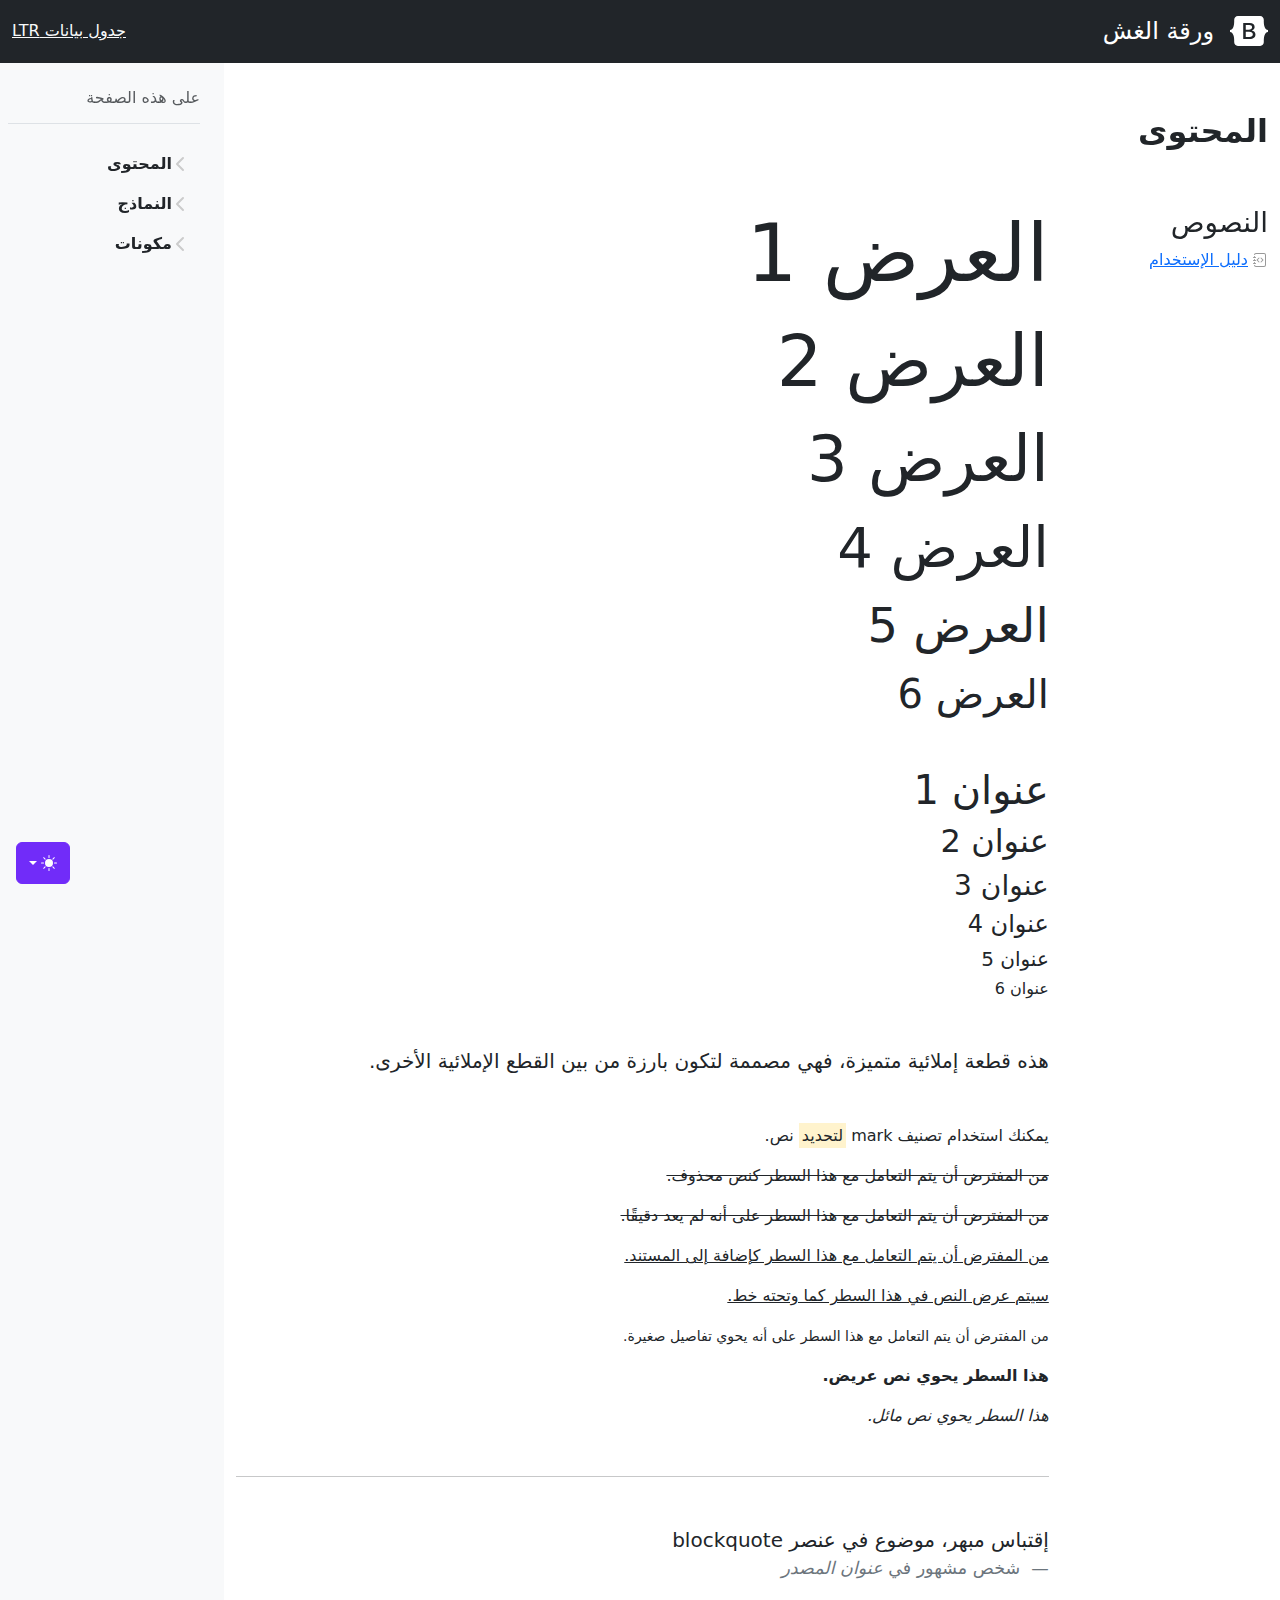
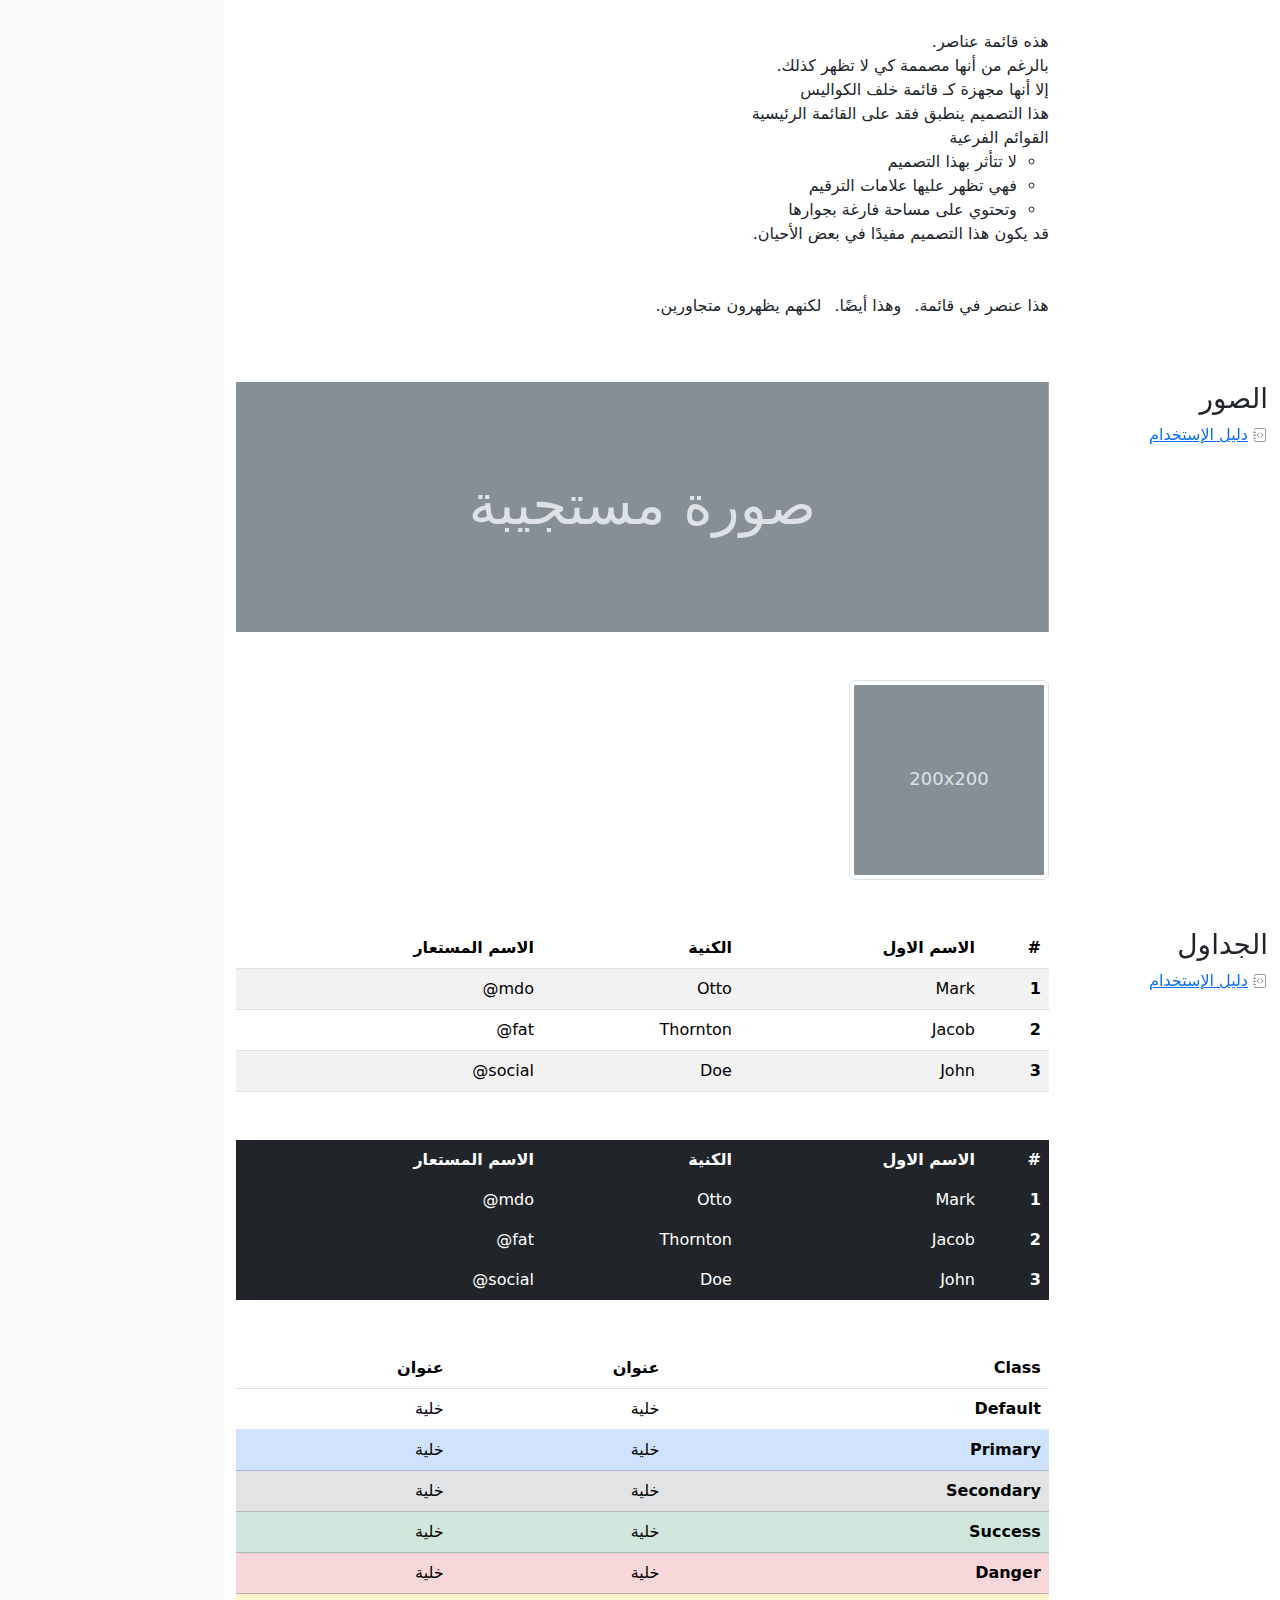
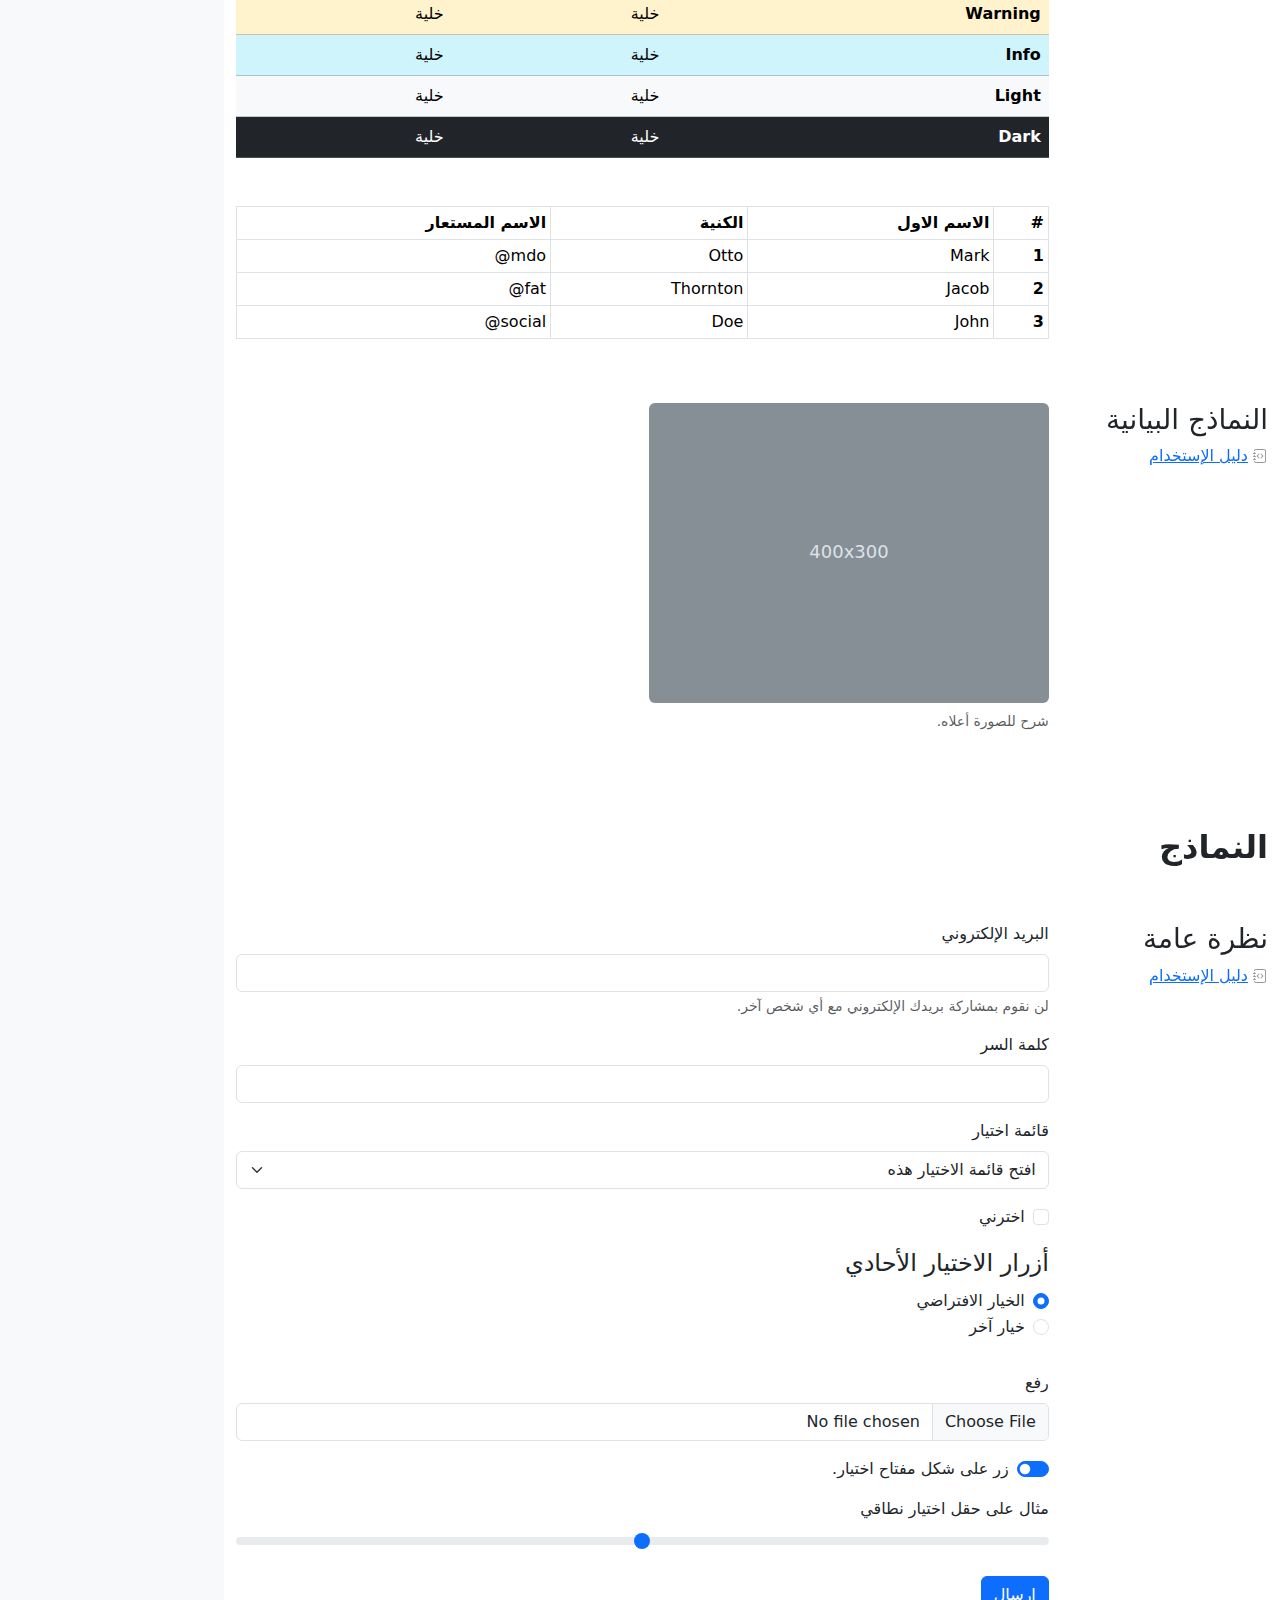
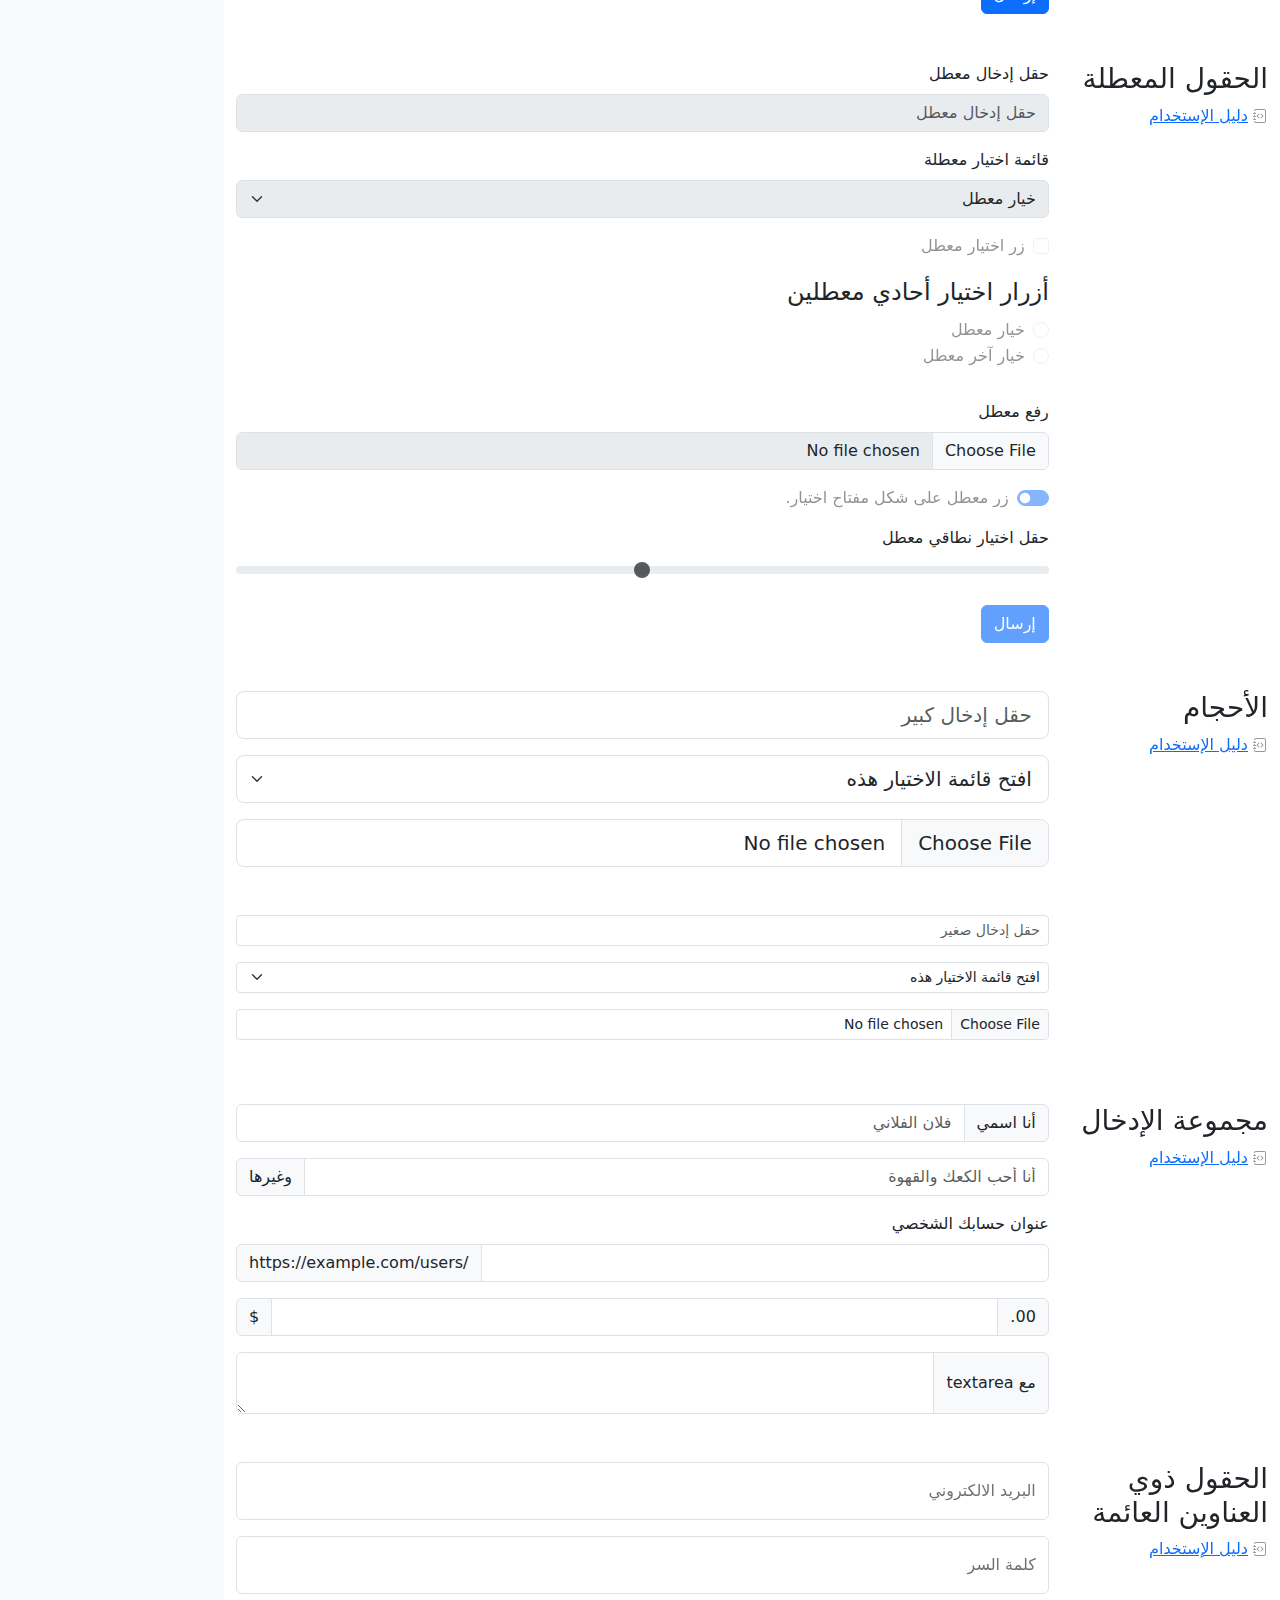
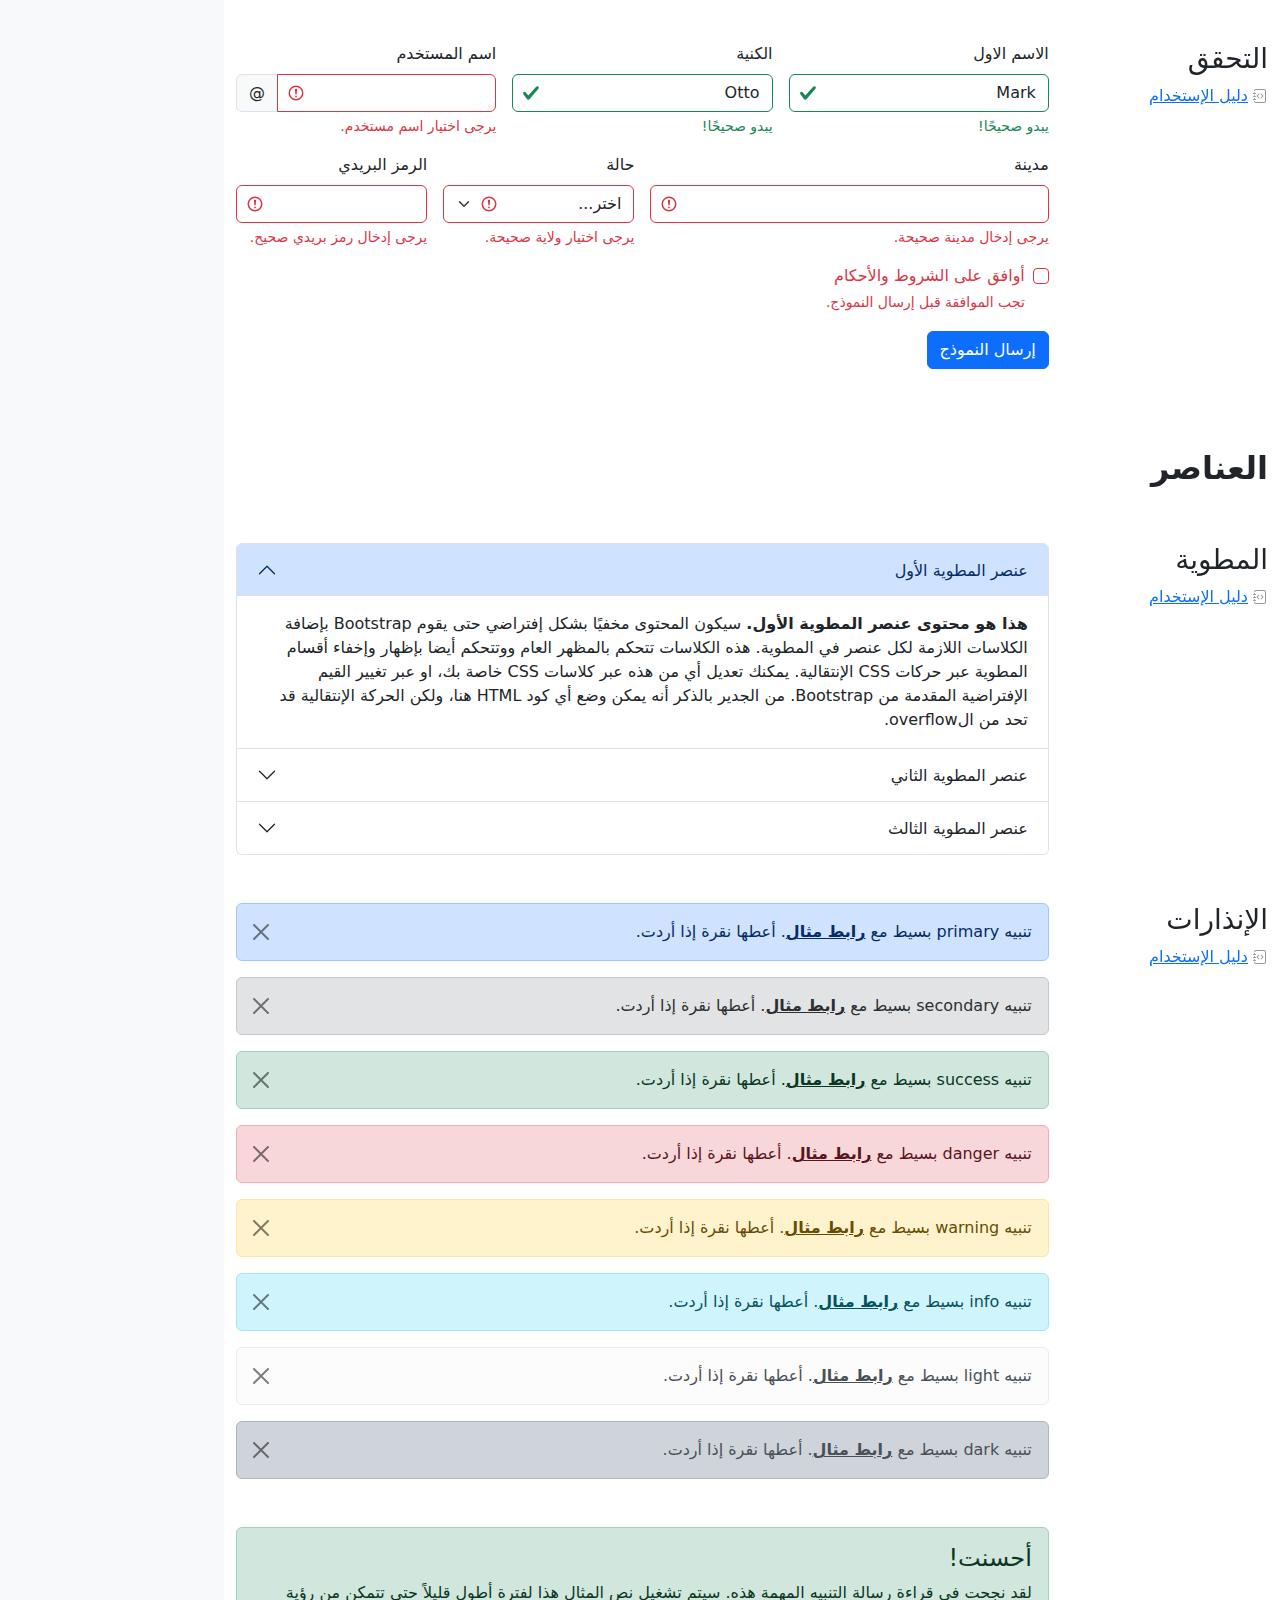
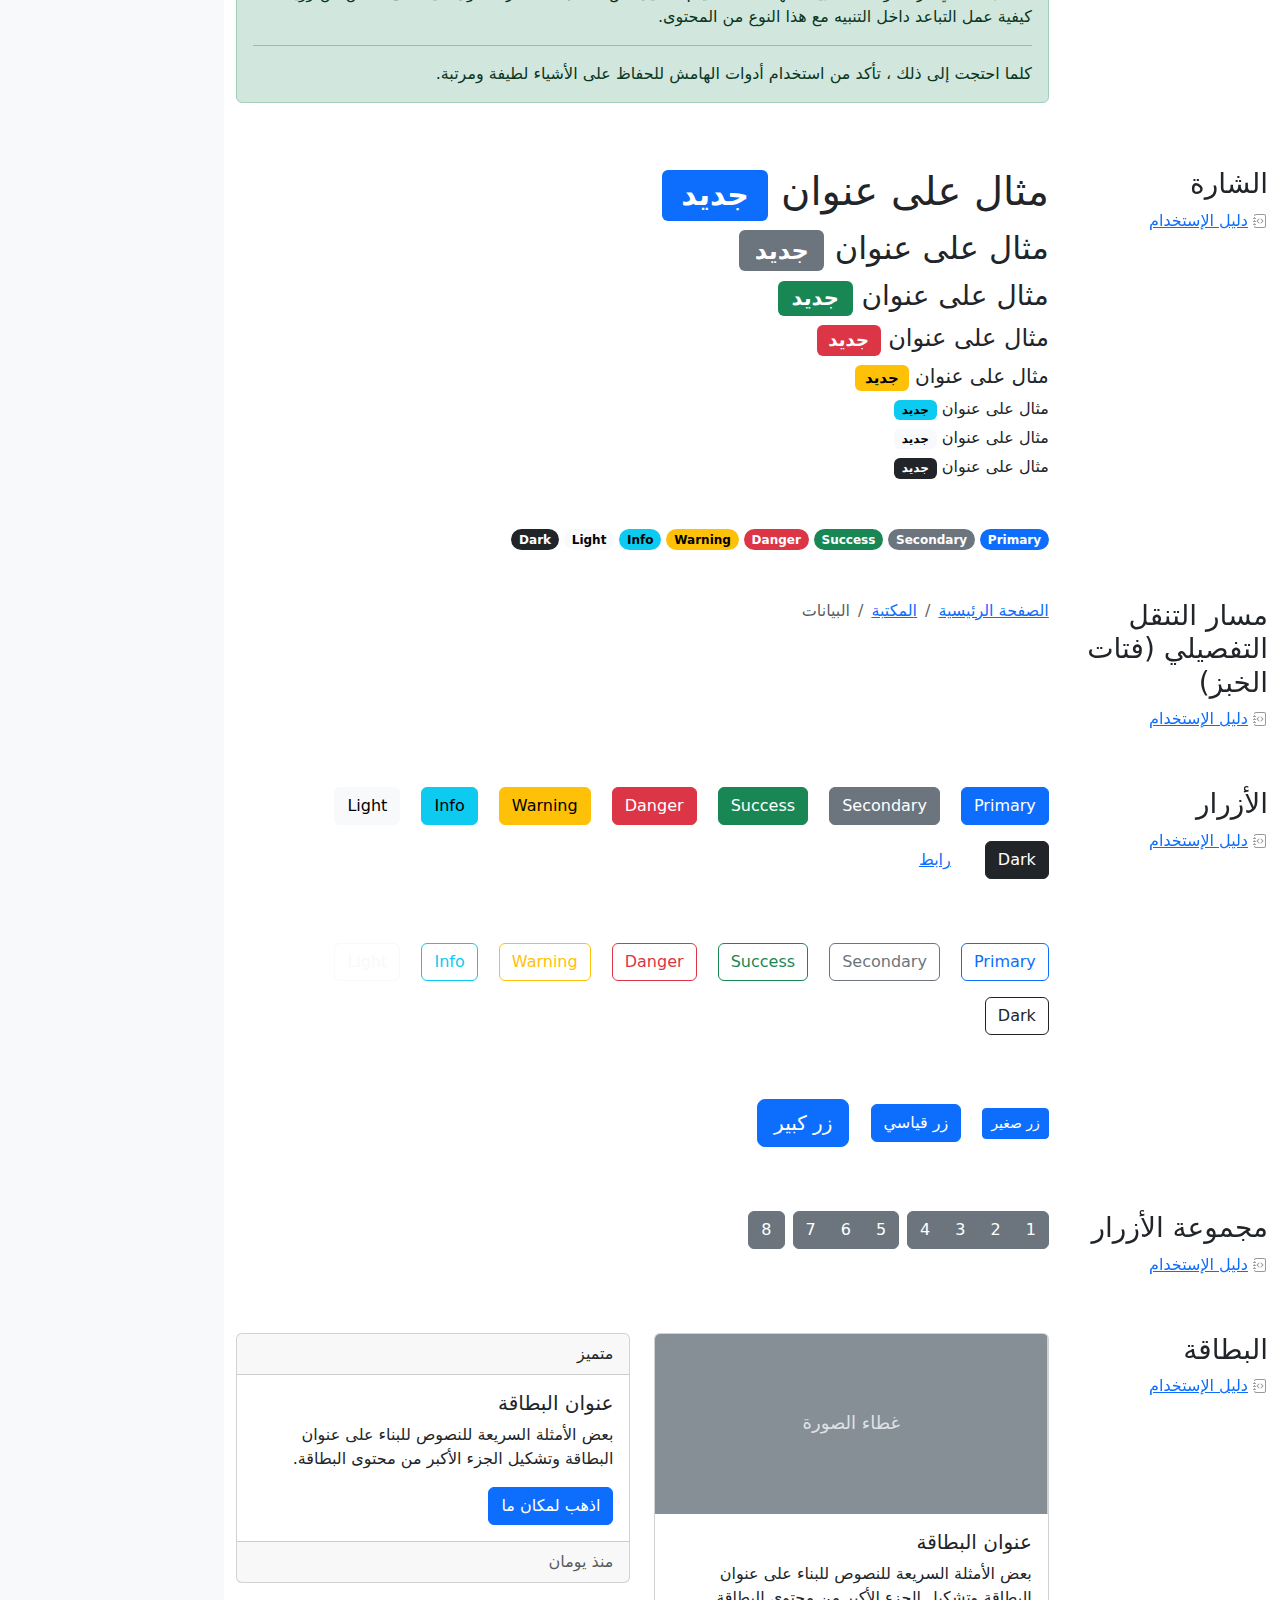
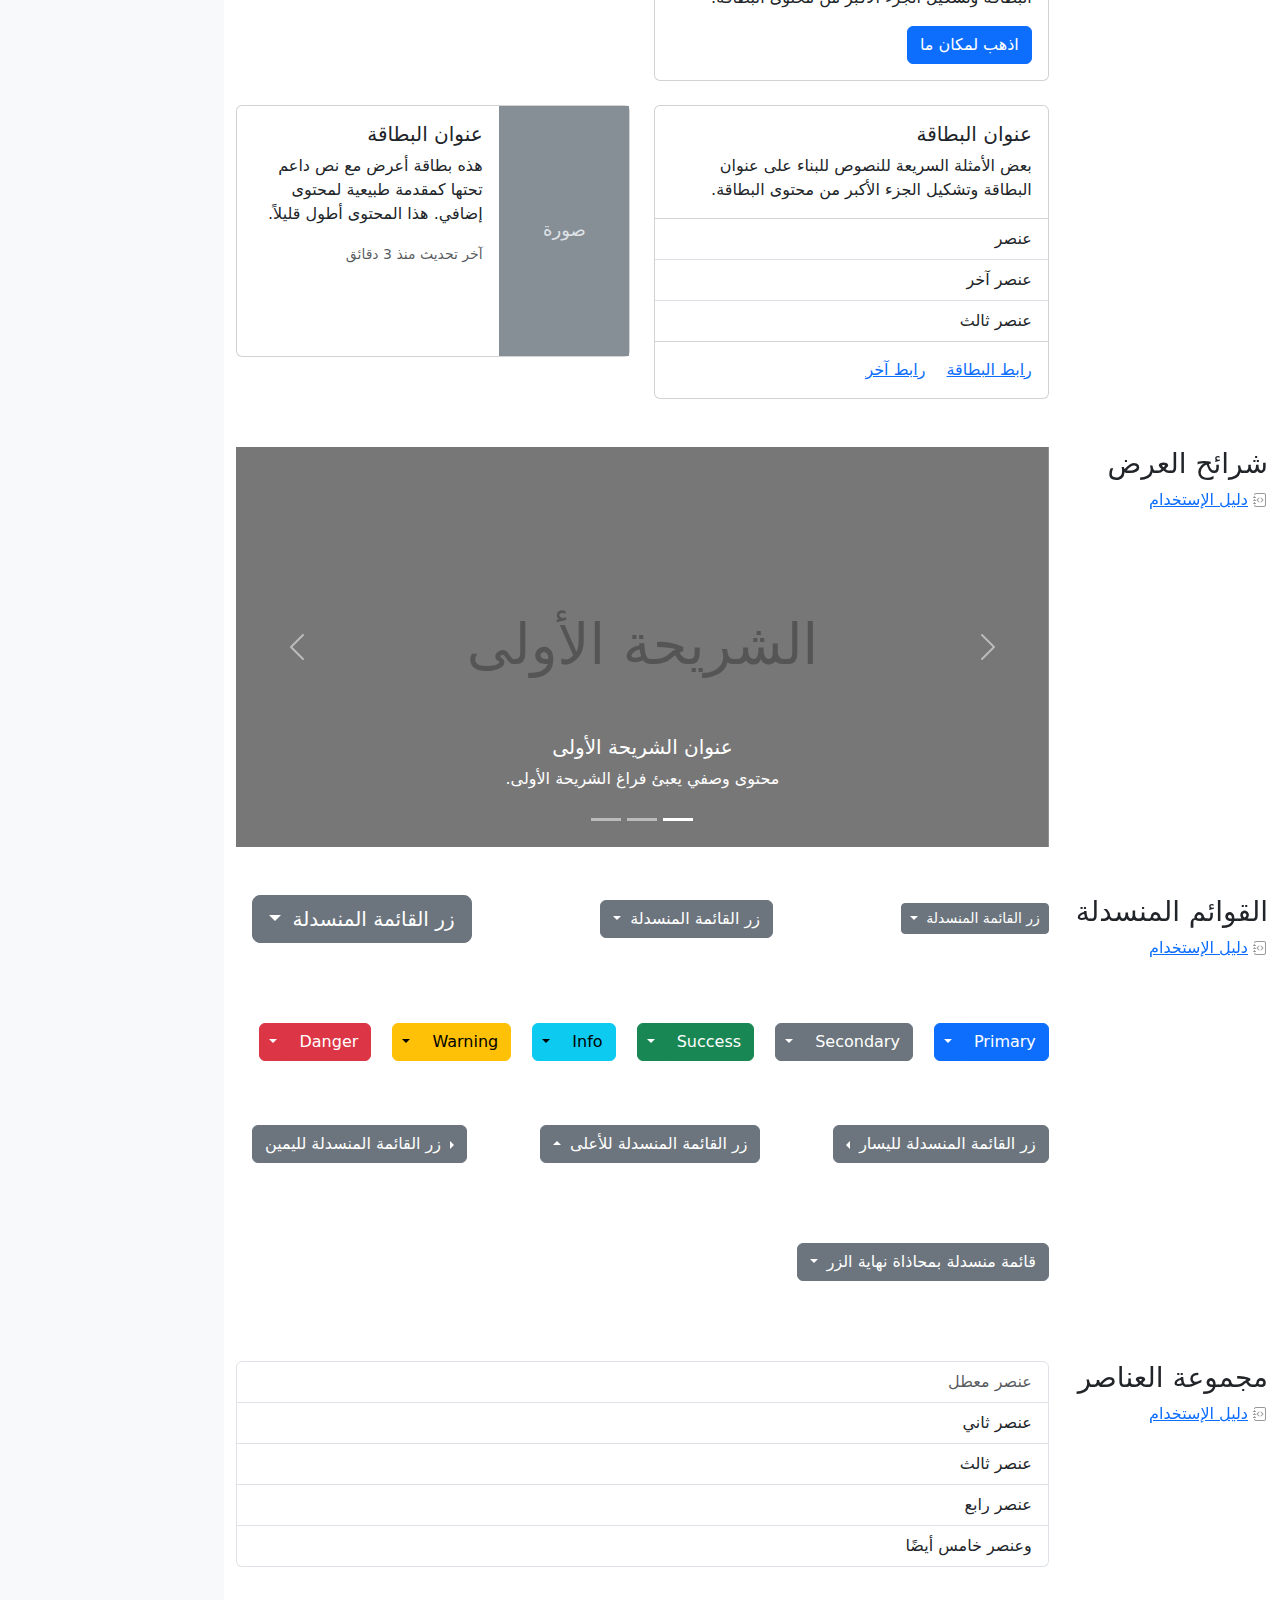
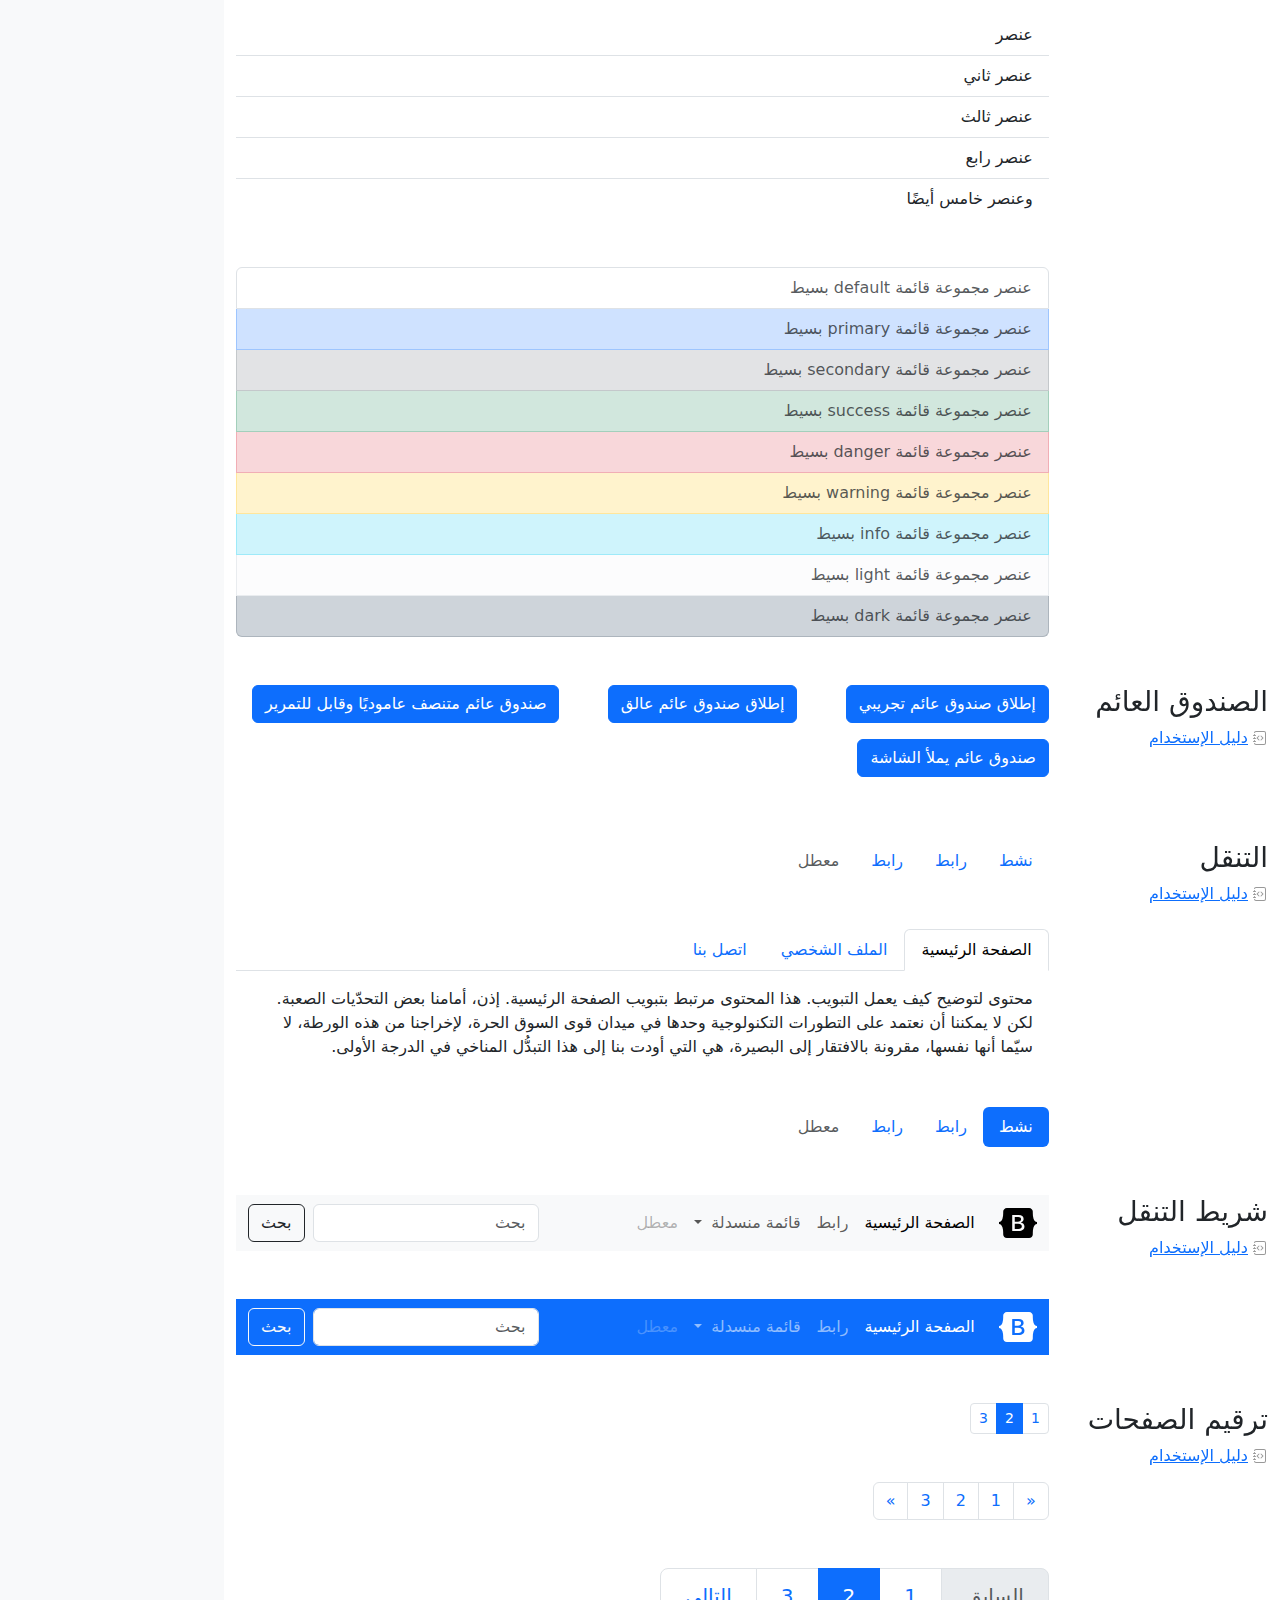
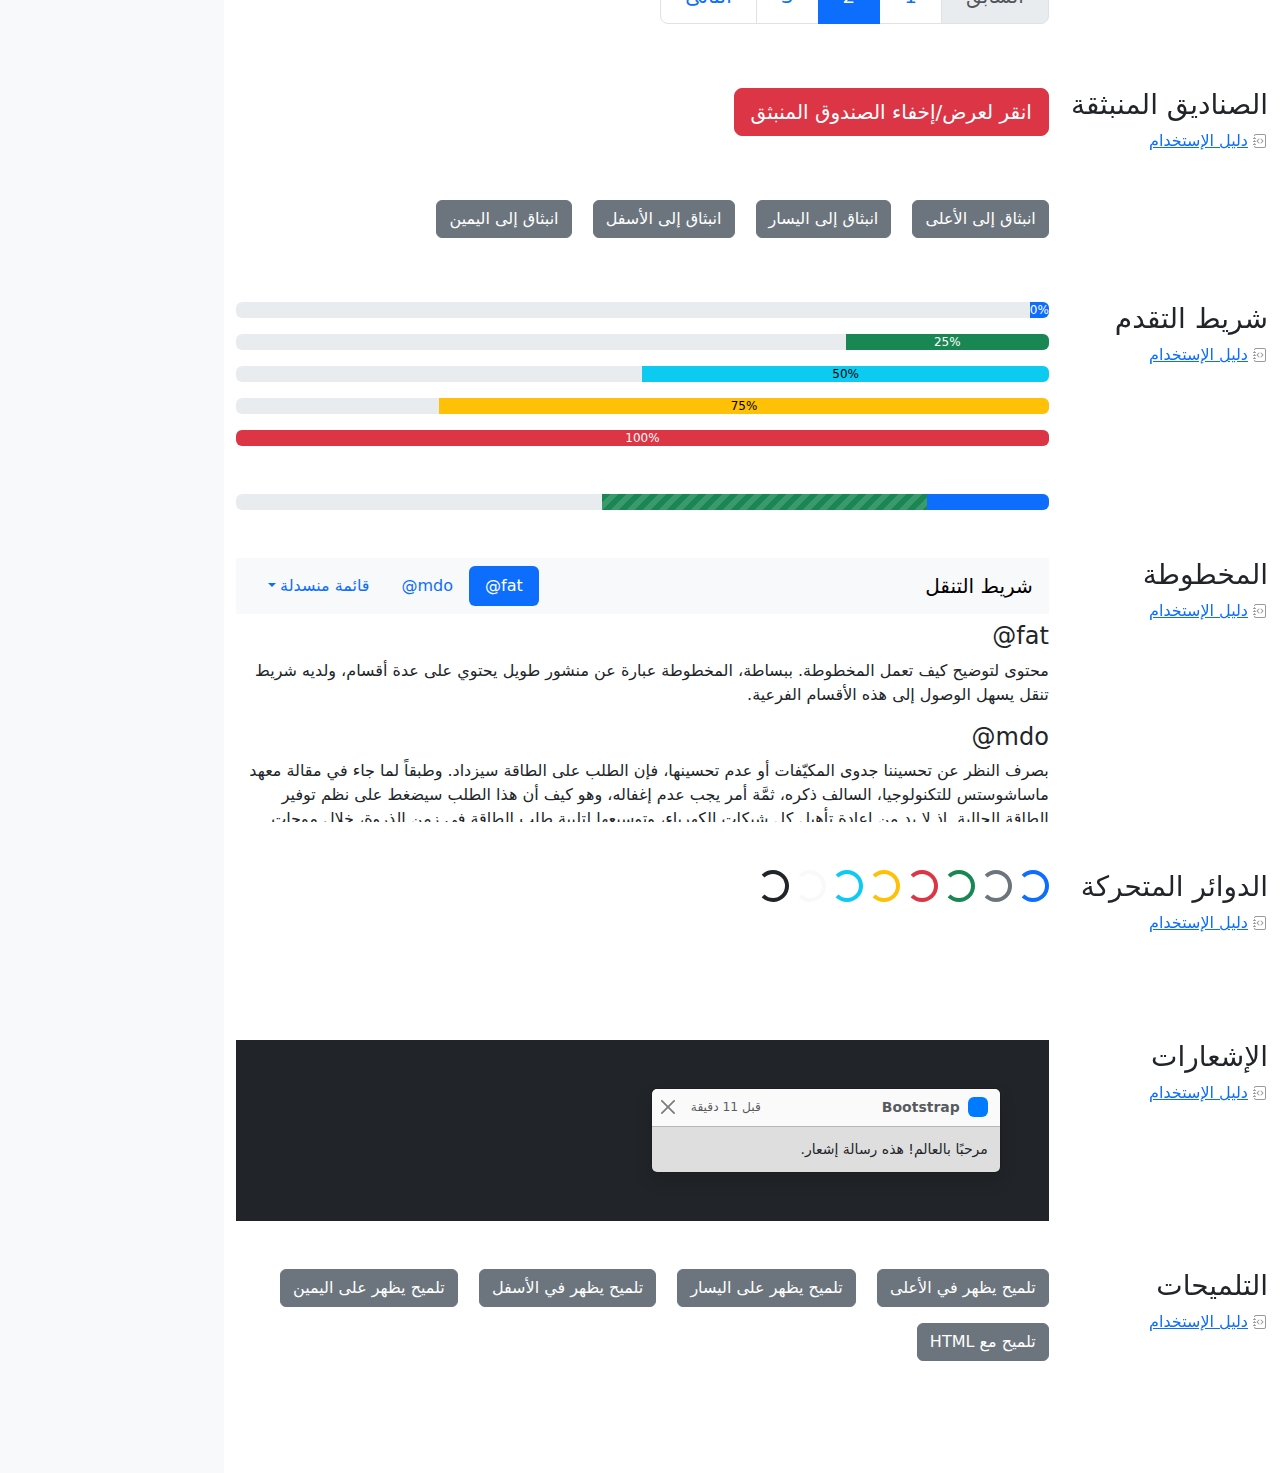
<file: bootstrap-5.3.8-examples/cheatsheet-rtl/index.html>
<!doctype html>
<html lang="ar" dir="rtl" data-bs-theme="auto">
  <head>
    <meta charset="utf-8" />
    <meta name="viewport" content="width=device-width, initial-scale=1" />
    <meta name="description" content="" />
    <meta
      name="author"
      content="Mark Otto, Jacob Thornton, and Bootstrap contributors"
    />
    <meta name="generator" content="Astro v5.13.2" />
    <title>ورقة الغش · Bootstrap v5.3</title>
    <link
      rel="canonical"
      href="https://getbootstrap.com/docs/5.3/examples/cheatsheet-rtl/"
    />
    <script src="../assets/js/color-modes.js"></script>
    <link href="../assets/dist/css/bootstrap.rtl.min.css" rel="stylesheet" />
    <meta name="theme-color" content="#712cf9" />
    <link href="../cheatsheet/cheatsheet.rtl.css" rel="stylesheet" />
    <style>
      .bd-placeholder-img {
        font-size: 1.125rem;
        text-anchor: middle;
        -webkit-user-select: none;
        -moz-user-select: none;
        user-select: none;
      }
      @media (min-width: 768px) {
        .bd-placeholder-img-lg {
          font-size: 3.5rem;
        }
      }
      .b-example-divider {
        width: 100%;
        height: 3rem;
        background-color: #0000001a;
        border: solid rgba(0, 0, 0, 0.15);
        border-width: 1px 0;
        box-shadow:
          inset 0 0.5em 1.5em #0000001a,
          inset 0 0.125em 0.5em #00000026;
      }
      .b-example-vr {
        flex-shrink: 0;
        width: 1.5rem;
        height: 100vh;
      }
      .bi {
        vertical-align: -0.125em;
        fill: currentColor;
      }
      .nav-scroller {
        position: relative;
        z-index: 2;
        height: 2.75rem;
        overflow-y: hidden;
      }
      .nav-scroller .nav {
        display: flex;
        flex-wrap: nowrap;
        padding-bottom: 1rem;
        margin-top: -1px;
        overflow-x: auto;
        text-align: center;
        white-space: nowrap;
        -webkit-overflow-scrolling: touch;
      }
      .btn-bd-primary {
        --bd-violet-bg: #712cf9;
        --bd-violet-rgb: 112.520718, 44.062154, 249.437846;
        --bs-btn-font-weight: 600;
        --bs-btn-color: var(--bs-white);
        --bs-btn-bg: var(--bd-violet-bg);
        --bs-btn-border-color: var(--bd-violet-bg);
        --bs-btn-hover-color: var(--bs-white);
        --bs-btn-hover-bg: #6528e0;
        --bs-btn-hover-border-color: #6528e0;
        --bs-btn-focus-shadow-rgb: var(--bd-violet-rgb);
        --bs-btn-active-color: var(--bs-btn-hover-color);
        --bs-btn-active-bg: #5a23c8;
        --bs-btn-active-border-color: #5a23c8;
      }
      .bd-mode-toggle {
        z-index: 1500;
      }
      .bd-mode-toggle .bi {
        width: 1em;
        height: 1em;
      }
      .bd-mode-toggle .dropdown-menu .active .bi {
        display: block !important;
      }
    </style>
  </head>
  <body class="bg-body-tertiary">
    <svg xmlns="http://www.w3.org/2000/svg" class="d-none">
      <symbol id="check2" viewBox="0 0 16 16">
        <path
          d="M13.854 3.646a.5.5 0 0 1 0 .708l-7 7a.5.5 0 0 1-.708 0l-3.5-3.5a.5.5 0 1 1 .708-.708L6.5 10.293l6.646-6.647a.5.5 0 0 1 .708 0z"
        ></path>
      </symbol>
      <symbol id="circle-half" viewBox="0 0 16 16">
        <path
          d="M8 15A7 7 0 1 0 8 1v14zm0 1A8 8 0 1 1 8 0a8 8 0 0 1 0 16z"
        ></path>
      </symbol>
      <symbol id="moon-stars-fill" viewBox="0 0 16 16">
        <path
          d="M6 .278a.768.768 0 0 1 .08.858 7.208 7.208 0 0 0-.878 3.46c0 4.021 3.278 7.277 7.318 7.277.527 0 1.04-.055 1.533-.16a.787.787 0 0 1 .81.316.733.733 0 0 1-.031.893A8.349 8.349 0 0 1 8.344 16C3.734 16 0 12.286 0 7.71 0 4.266 2.114 1.312 5.124.06A.752.752 0 0 1 6 .278z"
        ></path>
        <path
          d="M10.794 3.148a.217.217 0 0 1 .412 0l.387 1.162c.173.518.579.924 1.097 1.097l1.162.387a.217.217 0 0 1 0 .412l-1.162.387a1.734 1.734 0 0 0-1.097 1.097l-.387 1.162a.217.217 0 0 1-.412 0l-.387-1.162A1.734 1.734 0 0 0 9.31 6.593l-1.162-.387a.217.217 0 0 1 0-.412l1.162-.387a1.734 1.734 0 0 0 1.097-1.097l.387-1.162zM13.863.099a.145.145 0 0 1 .274 0l.258.774c.115.346.386.617.732.732l.774.258a.145.145 0 0 1 0 .274l-.774.258a1.156 1.156 0 0 0-.732.732l-.258.774a.145.145 0 0 1-.274 0l-.258-.774a1.156 1.156 0 0 0-.732-.732l-.774-.258a.145.145 0 0 1 0-.274l.774-.258c.346-.115.617-.386.732-.732L13.863.1z"
        ></path>
      </symbol>
      <symbol id="sun-fill" viewBox="0 0 16 16">
        <path
          d="M8 12a4 4 0 1 0 0-8 4 4 0 0 0 0 8zM8 0a.5.5 0 0 1 .5.5v2a.5.5 0 0 1-1 0v-2A.5.5 0 0 1 8 0zm0 13a.5.5 0 0 1 .5.5v2a.5.5 0 0 1-1 0v-2A.5.5 0 0 1 8 13zm8-5a.5.5 0 0 1-.5.5h-2a.5.5 0 0 1 0-1h2a.5.5 0 0 1 .5.5zM3 8a.5.5 0 0 1-.5.5h-2a.5.5 0 0 1 0-1h2A.5.5 0 0 1 3 8zm10.657-5.657a.5.5 0 0 1 0 .707l-1.414 1.415a.5.5 0 1 1-.707-.708l1.414-1.414a.5.5 0 0 1 .707 0zm-9.193 9.193a.5.5 0 0 1 0 .707L3.05 13.657a.5.5 0 0 1-.707-.707l1.414-1.414a.5.5 0 0 1 .707 0zm9.193 2.121a.5.5 0 0 1-.707 0l-1.414-1.414a.5.5 0 0 1 .707-.707l1.414 1.414a.5.5 0 0 1 0 .707zM4.464 4.465a.5.5 0 0 1-.707 0L2.343 3.05a.5.5 0 1 1 .707-.707l1.414 1.414a.5.5 0 0 1 0 .708z"
        ></path>
      </symbol>
    </svg>
    <div
      class="dropdown position-fixed bottom-0 end-0 mb-3 me-3 bd-mode-toggle"
    >
      <button
        class="btn btn-bd-primary py-2 dropdown-toggle d-flex align-items-center"
        id="bd-theme"
        type="button"
        aria-expanded="false"
        data-bs-toggle="dropdown"
        aria-label="Toggle theme (auto)"
      >
        <svg class="bi my-1 theme-icon-active" aria-hidden="true">
          <use href="#circle-half"></use>
        </svg>
        <span class="visually-hidden" id="bd-theme-text">Toggle theme</span>
      </button>
      <ul
        class="dropdown-menu dropdown-menu-end shadow"
        aria-labelledby="bd-theme-text"
      >
        <li>
          <button
            type="button"
            class="dropdown-item d-flex align-items-center"
            data-bs-theme-value="light"
            aria-pressed="false"
          >
            <svg class="bi me-2 opacity-50" aria-hidden="true">
              <use href="#sun-fill"></use>
            </svg>
            Light
            <svg class="bi ms-auto d-none" aria-hidden="true">
              <use href="#check2"></use>
            </svg>
          </button>
        </li>
        <li>
          <button
            type="button"
            class="dropdown-item d-flex align-items-center"
            data-bs-theme-value="dark"
            aria-pressed="false"
          >
            <svg class="bi me-2 opacity-50" aria-hidden="true">
              <use href="#moon-stars-fill"></use>
            </svg>
            Dark
            <svg class="bi ms-auto d-none" aria-hidden="true">
              <use href="#check2"></use>
            </svg>
          </button>
        </li>
        <li>
          <button
            type="button"
            class="dropdown-item d-flex align-items-center active"
            data-bs-theme-value="auto"
            aria-pressed="true"
          >
            <svg class="bi me-2 opacity-50" aria-hidden="true">
              <use href="#circle-half"></use>
            </svg>
            Auto
            <svg class="bi ms-auto d-none" aria-hidden="true">
              <use href="#check2"></use>
            </svg>
          </button>
        </li>
      </ul>
    </div>
    <header
      class="bd-header bg-dark py-3 d-flex align-items-stretch border-bottom border-dark"
    >
      <div class="container-fluid d-flex align-items-center">
        <h1 class="d-flex align-items-center fs-4 text-white mb-0">
          <img
            src="../assets/brand/bootstrap-logo-white.svg"
            width="38"
            height="30"
            class="me-3"
            alt="Bootstrap"
          />
          ورقة الغش
        </h1>
        <a
          href="../examples/cheatsheet/"
          class="ms-auto link-light"
          hreflang="en"
          >جدول بيانات LTR</a
        >
      </div>
    </header>
    <aside
      class="bd-aside sticky-xl-top text-body-secondary align-self-start mb-3 mb-xl-5 px-2"
    >
      <h2 class="h6 pt-4 pb-3 mb-4 border-bottom">على هذه الصفحة</h2>
      <nav class="small" id="toc">
        <ul class="list-unstyled">
          <li class="my-2">
            <button
              type="button"
              class="btn d-inline-flex align-items-center collapsed border-0"
              data-bs-toggle="collapse"
              aria-expanded="false"
              data-bs-target="#contents-collapse"
              aria-controls="contents-collapse"
            >
              المحتوى
            </button>
            <ul class="list-unstyled ps-3 collapse" id="contents-collapse">
              <li>
                <a
                  class="d-inline-flex align-items-center rounded text-decoration-none"
                  href="#typography"
                  >النصوص</a
                >
              </li>
              <li>
                <a
                  class="d-inline-flex align-items-center rounded text-decoration-none"
                  href="#images"
                  >الصور</a
                >
              </li>
              <li>
                <a
                  class="d-inline-flex align-items-center rounded text-decoration-none"
                  href="#tables"
                  >الجداول</a
                >
              </li>
              <li>
                <a
                  class="d-inline-flex align-items-center rounded text-decoration-none"
                  href="#figures"
                  >النماذج البيانية</a
                >
              </li>
            </ul>
          </li>
          <li class="my-2">
            <button
              type="button"
              class="btn d-inline-flex align-items-center collapsed border-0"
              data-bs-toggle="collapse"
              aria-expanded="false"
              data-bs-target="#forms-collapse"
              aria-controls="forms-collapse"
            >
              النماذج
            </button>
            <ul class="list-unstyled ps-3 collapse" id="forms-collapse">
              <li>
                <a
                  class="d-inline-flex align-items-center rounded text-decoration-none"
                  href="#overview"
                  >نظرة عامة</a
                >
              </li>
              <li>
                <a
                  class="d-inline-flex align-items-center rounded text-decoration-none"
                  href="#disabled-forms"
                  >الحقول المعطلة</a
                >
              </li>
              <li>
                <a
                  class="d-inline-flex align-items-center rounded text-decoration-none"
                  href="#sizing"
                  >الأحجام</a
                >
              </li>
              <li>
                <a
                  class="d-inline-flex align-items-center rounded text-decoration-none"
                  href="#input-group"
                  >مجموعة الإدخال</a
                >
              </li>
              <li>
                <a
                  class="d-inline-flex align-items-center rounded text-decoration-none"
                  href="#floating-labels"
                  >الحقول ذوي العناوين العائمة</a
                >
              </li>
              <li>
                <a
                  class="d-inline-flex align-items-center rounded text-decoration-none"
                  href="#validation"
                  >التحقق</a
                >
              </li>
            </ul>
          </li>
          <li class="my-2">
            <button
              type="button"
              class="btn d-inline-flex align-items-center collapsed border-0"
              data-bs-toggle="collapse"
              aria-expanded="false"
              data-bs-target="#components-collapse"
              aria-controls="components-collapse"
            >
              مكونات
            </button>
            <ul class="list-unstyled ps-3 collapse" id="components-collapse">
              <li>
                <a
                  class="d-inline-flex align-items-center rounded text-decoration-none"
                  href="#accordion"
                  >المطوية</a
                >
              </li>
              <li>
                <a
                  class="d-inline-flex align-items-center rounded text-decoration-none"
                  href="#alerts"
                  >الإنذارات</a
                >
              </li>
              <li>
                <a
                  class="d-inline-flex align-items-center rounded text-decoration-none"
                  href="#badge"
                  >الشارة</a
                >
              </li>
              <li>
                <a
                  class="d-inline-flex align-items-center rounded text-decoration-none"
                  href="#breadcrumb"
                  >مسار التنقل التفصيلي</a
                >
              </li>
              <li>
                <a
                  class="d-inline-flex align-items-center rounded text-decoration-none"
                  href="#buttons"
                  >الأزرار</a
                >
              </li>
              <li>
                <a
                  class="d-inline-flex align-items-center rounded text-decoration-none"
                  href="#button-group"
                  >مجموعة الأزرار</a
                >
              </li>
              <li>
                <a
                  class="d-inline-flex align-items-center rounded text-decoration-none"
                  href="#card"
                  >البطاقة</a
                >
              </li>
              <li>
                <a
                  class="d-inline-flex align-items-center rounded text-decoration-none"
                  href="#carousel"
                  >شرائح العرض</a
                >
              </li>
              <li>
                <a
                  class="d-inline-flex align-items-center rounded text-decoration-none"
                  href="#dropdowns"
                  >القوائم المنسدلة</a
                >
              </li>
              <li>
                <a
                  class="d-inline-flex align-items-center rounded text-decoration-none"
                  href="#list-group"
                  >مجموعة العناصر</a
                >
              </li>
              <li>
                <a
                  class="d-inline-flex align-items-center rounded text-decoration-none"
                  href="#modal"
                  >الصندوق العائم</a
                >
              </li>
              <li>
                <a
                  class="d-inline-flex align-items-center rounded text-decoration-none"
                  href="#navs"
                  >التنقل</a
                >
              </li>
              <li>
                <a
                  class="d-inline-flex align-items-center rounded text-decoration-none"
                  href="#navbar"
                  >شريط التنقل</a
                >
              </li>
              <li>
                <a
                  class="d-inline-flex align-items-center rounded text-decoration-none"
                  href="#pagination"
                  >ترقيم الصفحات</a
                >
              </li>
              <li>
                <a
                  class="d-inline-flex align-items-center rounded text-decoration-none"
                  href="#popovers"
                  >الصناديق المنبثقة</a
                >
              </li>
              <li>
                <a
                  class="d-inline-flex align-items-center rounded text-decoration-none"
                  href="#progress"
                  >شريط التقدم</a
                >
              </li>
              <li>
                <a
                  class="d-inline-flex align-items-center rounded text-decoration-none"
                  href="#scrollspy"
                  >المخطوطة</a
                >
              </li>
              <li>
                <a
                  class="d-inline-flex align-items-center rounded text-decoration-none"
                  href="#spinners"
                  >الدوائر المتحركة</a
                >
              </li>
              <li>
                <a
                  class="d-inline-flex align-items-center rounded text-decoration-none"
                  href="#toasts"
                  >الإشعارات</a
                >
              </li>
              <li>
                <a
                  class="d-inline-flex align-items-center rounded text-decoration-none"
                  href="#tooltips"
                  >التلميحات</a
                >
              </li>
            </ul>
          </li>
        </ul>
      </nav>
    </aside>
    <main class="bd-cheatsheet container-fluid bg-body">
      <section id="content">
        <h2 class="sticky-xl-top fw-bold pt-3 pt-xl-5 pb-2 pb-xl-3">المحتوى</h2>
        <article class="my-3" id="typography">
          <div
            class="bd-heading sticky-xl-top align-self-start mt-5 mb-3 mt-xl-0 mb-xl-2"
          >
            <h3>النصوص</h3>
            <a
              class="d-flex align-items-center"
              hreflang="en"
              href="../content/typography"
              >دليل الإستخدام</a
            >
          </div>
          <div>
            <div class="bd-example-snippet bd-code-snippet">
              <div class="bd-example m-0 border-0">
                <p class="display-1">العرض 1</p>
                <p class="display-2">العرض 2</p>
                <p class="display-3">العرض 3</p>
                <p class="display-4">العرض 4</p>
                <p class="display-5">العرض 5</p>
                <p class="display-6">العرض 6</p>
              </div>
            </div>
            <div class="bd-example-snippet bd-code-snippet">
              <div class="bd-example m-0 border-0">
                <p class="h1">عنوان 1</p>
                <p class="h2">عنوان 2</p>
                <p class="h3">عنوان 3</p>
                <p class="h4">عنوان 4</p>
                <p class="h5">عنوان 5</p>
                <p class="h6">عنوان 6</p>
              </div>
            </div>
            <div class="bd-example-snippet bd-code-snippet">
              <div class="bd-example m-0 border-0">
                <p class="lead">
                  هذه قطعة إملائية متميزة، فهي مصممة لتكون بارزة من بين القطع
                  الإملائية الأخرى.
                </p>
              </div>
            </div>
            <div class="bd-example-snippet bd-code-snippet">
              <div class="bd-example m-0 border-0">
                <p>يمكنك استخدام تصنيف mark <mark>لتحديد</mark> نص.</p>
                <p>
                  <del>من المفترض أن يتم التعامل مع هذا السطر كنص محذوف.</del>
                </p>
                <p>
                  <s
                    >من المفترض أن يتم التعامل مع هذا السطر على أنه لم يعد
                    دقيقًا.</s
                  >
                </p>
                <p>
                  <ins
                    >من المفترض أن يتم التعامل مع هذا السطر كإضافة إلى
                    المستند.</ins
                  >
                </p>
                <p><u>سيتم عرض النص في هذا السطر كما وتحته خط.</u></p>
                <p>
                  <small
                    >من المفترض أن يتم التعامل مع هذا السطر على أنه يحوي تفاصيل
                    صغيرة.</small
                  >
                </p>
                <p><strong>هذا السطر يحوي نص عريض.</strong></p>
                <p><em>هذا السطر يحوي نص مائل.</em></p>
              </div>
            </div>
            <div class="bd-example-snippet bd-code-snippet">
              <div class="bd-example m-0 border-0">
                <hr />
              </div>
            </div>
            <div class="bd-example-snippet bd-code-snippet">
              <div class="bd-example m-0 border-0">
                <blockquote class="blockquote">
                  <p>إقتباس مبهر، موضوع في عنصر blockquote</p>
                  <footer class="blockquote-footer">
                    شخص مشهور في
                    <cite title="عنوان المصدر"> عنوان المصدر </cite>
                  </footer>
                </blockquote>
              </div>
            </div>
            <div class="bd-example-snippet bd-code-snippet">
              <div class="bd-example m-0 border-0">
                <ul class="list-unstyled">
                  <li>هذه قائمة عناصر.</li>
                  <li>بالرغم من أنها مصممة كي لا تظهر كذلك.</li>
                  <li>إلا أنها مجهزة كـ قائمة خلف الكواليس</li>
                  <li>هذا التصميم ينطبق فقد على القائمة الرئيسية</li>
                  <li>
                    القوائم الفرعية
                    <ul>
                      <li>لا تتأثر بهذا التصميم</li>
                      <li>فهي تظهر عليها علامات الترقيم</li>
                      <li>وتحتوي على مساحة فارغة بجوارها</li>
                    </ul>
                  </li>
                  <li>قد يكون هذا التصميم مفيدًا في بعض الأحيان.</li>
                </ul>
              </div>
            </div>
            <div class="bd-example-snippet bd-code-snippet">
              <div class="bd-example m-0 border-0">
                <ul class="list-inline">
                  <li class="list-inline-item">هذا عنصر في قائمة.</li>
                  <li class="list-inline-item">وهذا أيضًا.</li>
                  <li class="list-inline-item">لكنهم يظهرون متجاورين.</li>
                </ul>
              </div>
            </div>
          </div>
        </article>
        <article class="my-3" id="images">
          <div
            class="bd-heading sticky-xl-top align-self-start mt-5 mb-3 mt-xl-0 mb-xl-2"
          >
            <h3>الصور</h3>
            <a
              class="d-flex align-items-center"
              hreflang="en"
              href="../content/images"
              >دليل الإستخدام</a
            >
          </div>
          <div>
            <div class="bd-example-snippet bd-code-snippet">
              <div class="bd-example m-0 border-0">
                <svg
                  aria-label="Placeholder: صورة مستجيبة"
                  class="bd-placeholder-img bd-placeholder-img-lg img-fluid"
                  height="250"
                  preserveAspectRatio="xMidYMid slice"
                  role="img"
                  width="100%"
                  xmlns="http://www.w3.org/2000/svg"
                >
                  <title>Placeholder</title>
                  <rect width="100%" height="100%" fill="#868e96" />
                  <text x="50%" y="50%" fill="#dee2e6" dy=".3em">
                    صورة مستجيبة
                  </text>
                </svg>
              </div>
            </div>
            <div class="bd-example-snippet bd-code-snippet">
              <div class="bd-example m-0 border-0">
                <svg
                  aria-label="صورة عنصر نائب مربع عام مع حدود بيضاء حولها ، مما يجعلها تشبه صورة تم التقاطها بكاميرا فورية قديمة: 200x200"
                  class="bd-placeholder-img img-thumbnail"
                  height="200"
                  preserveAspectRatio="xMidYMid slice"
                  role="img"
                  width="200"
                  xmlns="http://www.w3.org/2000/svg"
                >
                  <title>
                    صورة عنصر نائب مربع عام مع حدود بيضاء حولها ، مما يجعلها
                    تشبه صورة تم التقاطها بكاميرا فورية قديمة
                  </title>
                  <rect width="100%" height="100%" fill="#868e96" />
                  <text x="50%" y="50%" fill="#dee2e6" dy=".3em">200x200</text>
                </svg>
              </div>
            </div>
          </div>
        </article>
        <article class="my-3" id="tables">
          <div
            class="bd-heading sticky-xl-top align-self-start mt-5 mb-3 mt-xl-0 mb-xl-2"
          >
            <h3>الجداول</h3>
            <a
              class="d-flex align-items-center"
              hreflang="en"
              href="../content/tables"
              >دليل الإستخدام</a
            >
          </div>
          <div>
            <div class="bd-example-snippet bd-code-snippet">
              <div class="bd-example m-0 border-0">
                <table class="table table-striped">
                  <thead>
                    <tr>
                      <th scope="col">#</th>
                      <th scope="col">الاسم الاول</th>
                      <th scope="col">الكنية</th>
                      <th scope="col">الاسم المستعار</th>
                    </tr>
                  </thead>
                  <tbody>
                    <tr>
                      <th scope="row">1</th>
                      <td>Mark</td>
                      <td>Otto</td>
                      <td><bdo lang="en" dir="ltr">@mdo</bdo></td>
                    </tr>
                    <tr>
                      <th scope="row">2</th>
                      <td>Jacob</td>
                      <td>Thornton</td>
                      <td><bdo lang="en" dir="ltr">@fat</bdo></td>
                    </tr>
                    <tr>
                      <th scope="row">3</th>
                      <td>John</td>
                      <td>Doe</td>
                      <td><bdo lang="en" dir="ltr">@social</bdo></td>
                    </tr>
                  </tbody>
                </table>
              </div>
            </div>
            <div class="bd-example-snippet bd-code-snippet">
              <div class="bd-example m-0 border-0">
                <table class="table table-dark table-borderless">
                  <thead>
                    <tr>
                      <th scope="col">#</th>
                      <th scope="col">الاسم الاول</th>
                      <th scope="col">الكنية</th>
                      <th scope="col">الاسم المستعار</th>
                    </tr>
                  </thead>
                  <tbody>
                    <tr>
                      <th scope="row">1</th>
                      <td>Mark</td>
                      <td>Otto</td>
                      <td><bdo lang="en" dir="ltr">@mdo</bdo></td>
                    </tr>
                    <tr>
                      <th scope="row">2</th>
                      <td>Jacob</td>
                      <td>Thornton</td>
                      <td><bdo lang="en" dir="ltr">@fat</bdo></td>
                    </tr>
                    <tr>
                      <th scope="row">3</th>
                      <td>John</td>
                      <td>Doe</td>
                      <td><bdo lang="en" dir="ltr">@social</bdo></td>
                    </tr>
                  </tbody>
                </table>
              </div>
            </div>
            <div class="bd-example-snippet bd-code-snippet">
              <div class="bd-example m-0 border-0">
                <table class="table table-hover">
                  <thead>
                    <tr>
                      <th scope="col">Class</th>
                      <th scope="col">عنوان</th>
                      <th scope="col">عنوان</th>
                    </tr>
                  </thead>
                  <tbody>
                    <tr>
                      <th scope="row">Default</th>
                      <td>خلية</td>
                      <td>خلية</td>
                    </tr>
                    <tr class="table-primary">
                      <th scope="row">Primary</th>
                      <td>خلية</td>
                      <td>خلية</td>
                    </tr>
                    <tr class="table-secondary">
                      <th scope="row">Secondary</th>
                      <td>خلية</td>
                      <td>خلية</td>
                    </tr>
                    <tr class="table-success">
                      <th scope="row">Success</th>
                      <td>خلية</td>
                      <td>خلية</td>
                    </tr>
                    <tr class="table-danger">
                      <th scope="row">Danger</th>
                      <td>خلية</td>
                      <td>خلية</td>
                    </tr>
                    <tr class="table-warning">
                      <th scope="row">Warning</th>
                      <td>خلية</td>
                      <td>خلية</td>
                    </tr>
                    <tr class="table-info">
                      <th scope="row">Info</th>
                      <td>خلية</td>
                      <td>خلية</td>
                    </tr>
                    <tr class="table-light">
                      <th scope="row">Light</th>
                      <td>خلية</td>
                      <td>خلية</td>
                    </tr>
                    <tr class="table-dark">
                      <th scope="row">Dark</th>
                      <td>خلية</td>
                      <td>خلية</td>
                    </tr>
                  </tbody>
                </table>
              </div>
            </div>
            <div class="bd-example-snippet bd-code-snippet">
              <div class="bd-example m-0 border-0">
                <table class="table table-sm table-bordered">
                  <thead>
                    <tr>
                      <th scope="col">#</th>
                      <th scope="col">الاسم الاول</th>
                      <th scope="col">الكنية</th>
                      <th scope="col">الاسم المستعار</th>
                    </tr>
                  </thead>
                  <tbody>
                    <tr>
                      <th scope="row">1</th>
                      <td>Mark</td>
                      <td>Otto</td>
                      <td><bdo lang="en" dir="ltr">@mdo</bdo></td>
                    </tr>
                    <tr>
                      <th scope="row">2</th>
                      <td>Jacob</td>
                      <td>Thornton</td>
                      <td><bdo lang="en" dir="ltr">@fat</bdo></td>
                    </tr>
                    <tr>
                      <th scope="row">3</th>
                      <td>John</td>
                      <td>Doe</td>
                      <td><bdo lang="en" dir="ltr">@social</bdo></td>
                    </tr>
                  </tbody>
                </table>
              </div>
            </div>
          </div>
        </article>
        <article class="my-3" id="figures">
          <div
            class="bd-heading sticky-xl-top align-self-start mt-5 mb-3 mt-xl-0 mb-xl-2"
          >
            <h3>النماذج البيانية</h3>
            <a
              class="d-flex align-items-center"
              hreflang="en"
              href="../content/figures"
              >دليل الإستخدام</a
            >
          </div>
          <div>
            <div class="bd-example-snippet bd-code-snippet">
              <div class="bd-example m-0 border-0">
                <figure class="figure">
                  <svg
                    aria-label="Placeholder: 400x300"
                    class="bd-placeholder-img figure-img img-fluid rounded"
                    height="300"
                    preserveAspectRatio="xMidYMid slice"
                    role="img"
                    width="400"
                    xmlns="http://www.w3.org/2000/svg"
                  >
                    <title>Placeholder</title>
                    <rect width="100%" height="100%" fill="#868e96" />
                    <text x="50%" y="50%" fill="#dee2e6" dy=".3em">
                      400x300
                    </text>
                  </svg>
                  <figcaption class="figure-caption">
                    شرح للصورة أعلاه.
                  </figcaption>
                </figure>
              </div>
            </div>
          </div>
        </article>
      </section>
      <section id="forms">
        <h2 class="sticky-xl-top fw-bold pt-3 pt-xl-5 pb-2 pb-xl-3">النماذج</h2>
        <article class="my-3" id="overview">
          <div
            class="bd-heading sticky-xl-top align-self-start mt-5 mb-3 mt-xl-0 mb-xl-2"
          >
            <h3>نظرة عامة</h3>
            <a
              class="d-flex align-items-center"
              hreflang="en"
              href="../forms/overview/"
              >دليل الإستخدام</a
            >
          </div>
          <div>
            <div class="bd-example-snippet bd-code-snippet">
              <div class="bd-example m-0 border-0">
                <form>
                  <div class="mb-3">
                    <label for="exampleInputEmail1" class="form-label"
                      >البريد الإلكتروني</label
                    >
                    <input
                      type="email"
                      class="form-control"
                      id="exampleInputEmail1"
                      aria-describedby="emailHelp"
                    />
                    <div id="emailHelp" class="form-text">
                      لن نقوم بمشاركة بريدك الإلكتروني مع أي شخص آخر.
                    </div>
                  </div>
                  <div class="mb-3">
                    <label for="exampleInputPassword1" class="form-label"
                      >كلمة السر</label
                    >
                    <input
                      type="password"
                      class="form-control"
                      id="exampleInputPassword1"
                    />
                  </div>
                  <div class="mb-3">
                    <label for="exampleSelect" class="form-label"
                      >قائمة اختيار</label
                    >
                    <select class="form-select" id="exampleSelect">
                      <option selected>افتح قائمة الاختيار هذه</option>
                      <option value="1">واحد</option>
                      <option value="2">اثنان</option>
                      <option value="3">ثلاثة</option>
                    </select>
                  </div>
                  <div class="mb-3 form-check">
                    <input
                      type="checkbox"
                      class="form-check-input"
                      id="exampleCheck1"
                    />
                    <label class="form-check-label" for="exampleCheck1"
                      >اخترني</label
                    >
                  </div>
                  <fieldset class="mb-3">
                    <legend>أزرار الاختيار الأحادي</legend>
                    <div class="form-check">
                      <input
                        type="radio"
                        name="radios"
                        class="form-check-input"
                        id="exampleRadio1"
                        checked
                      />
                      <label class="form-check-label" for="exampleRadio1"
                        >الخيار الافتراضي</label
                      >
                    </div>
                    <div class="mb-3 form-check">
                      <input
                        type="radio"
                        name="radios"
                        class="form-check-input"
                        id="exampleRadio2"
                      />
                      <label class="form-check-label" for="exampleRadio2"
                        >خيار آخر</label
                      >
                    </div>
                  </fieldset>
                  <div class="mb-3">
                    <label class="form-label" for="customFile">رفع</label>
                    <input type="file" class="form-control" id="customFile" />
                  </div>
                  <div class="mb-3 form-check form-switch">
                    <input
                      class="form-check-input"
                      type="checkbox"
                      role="switch"
                      id="switchCheckChecked"
                      checked
                    />
                    <label class="form-check-label" for="switchCheckChecked"
                      >زر على شكل مفتاح اختيار.</label
                    >
                  </div>
                  <div class="mb-3">
                    <label for="customRange3" class="form-label"
                      >مثال على حقل اختيار نطاقي</label
                    >
                    <input
                      type="range"
                      class="form-range"
                      min="0"
                      max="5"
                      step="0.5"
                      id="customRange3"
                    />
                  </div>
                  <button type="submit" class="btn btn-primary">إرسال</button>
                </form>
              </div>
            </div>
          </div>
        </article>
        <article class="my-3" id="disabled-forms">
          <div
            class="bd-heading sticky-xl-top align-self-start mt-5 mb-3 mt-xl-0 mb-xl-2"
          >
            <h3>الحقول المعطلة</h3>
            <a
              class="d-flex align-items-center"
              hreflang="en"
              href="../forms/overview/#disabled-forms"
              >دليل الإستخدام</a
            >
          </div>
          <div>
            <div class="bd-example-snippet bd-code-snippet">
              <div class="bd-example m-0 border-0">
                <form>
                  <fieldset
                    disabled
                    aria-label="مثال على مجموعة الحقول المعطلة"
                  >
                    <div class="mb-3">
                      <label for="disabledTextInput" class="form-label"
                        >حقل إدخال معطل</label
                      >
                      <input
                        type="text"
                        id="disabledTextInput"
                        class="form-control"
                        placeholder="حقل إدخال معطل"
                      />
                    </div>
                    <div class="mb-3">
                      <label for="disabledSelect" class="form-label"
                        >قائمة اختيار معطلة</label
                      >
                      <select id="disabledSelect" class="form-select">
                        <option>خيار معطل</option>
                      </select>
                    </div>
                    <div class="mb-3">
                      <div class="form-check">
                        <input
                          class="form-check-input"
                          type="checkbox"
                          id="disabledFieldsetCheck"
                          disabled
                        />
                        <label
                          class="form-check-label"
                          for="disabledFieldsetCheck"
                        >
                          زر اختيار معطل
                        </label>
                      </div>
                    </div>
                    <fieldset class="mb-3">
                      <legend>أزرار اختيار أحادي معطلين</legend>
                      <div class="form-check">
                        <input
                          type="radio"
                          name="radios"
                          class="form-check-input"
                          id="disabledRadio1"
                          disabled
                        />
                        <label class="form-check-label" for="disabledRadio1"
                          >خيار معطل</label
                        >
                      </div>
                      <div class="mb-3 form-check">
                        <input
                          type="radio"
                          name="radios"
                          class="form-check-input"
                          id="disabledRadio2"
                          disabled
                        />
                        <label class="form-check-label" for="disabledRadio2"
                          >خيار آخر معطل</label
                        >
                      </div>
                    </fieldset>
                    <div class="mb-3">
                      <label class="form-label" for="disabledCustomFile"
                        >رفع معطل</label
                      >
                      <input
                        type="file"
                        class="form-control"
                        id="disabledCustomFile"
                        disabled
                      />
                    </div>
                    <div class="mb-3 form-check form-switch">
                      <input
                        class="form-check-input"
                        type="checkbox"
                        role="switch"
                        id="disabledSwitchCheckChecked"
                        checked
                        disabled
                      />
                      <label
                        class="form-check-label"
                        for="disabledSwitchCheckChecked"
                        >زر معطل على شكل مفتاح اختيار.</label
                      >
                    </div>
                    <div class="mb-3">
                      <label for="disabledRange" class="form-label"
                        >حقل اختيار نطاقي معطل</label
                      >
                      <input
                        type="range"
                        class="form-range"
                        min="0"
                        max="5"
                        step="0.5"
                        id="disabledRange"
                      />
                    </div>
                    <button type="submit" class="btn btn-primary">إرسال</button>
                  </fieldset>
                </form>
              </div>
            </div>
          </div>
        </article>
        <article class="my-3" id="sizing">
          <div
            class="bd-heading sticky-xl-top align-self-start mt-5 mb-3 mt-xl-0 mb-xl-2"
          >
            <h3>الأحجام</h3>
            <a
              class="d-flex align-items-center"
              hreflang="en"
              href="../forms/form-control#sizing"
              >دليل الإستخدام</a
            >
          </div>
          <div>
            <div class="bd-example-snippet bd-code-snippet">
              <div class="bd-example m-0 border-0">
                <div class="mb-3">
                  <input
                    class="form-control form-control-lg"
                    type="text"
                    placeholder="حقل إدخال كبير"
                    aria-label=".form-control-lg مثال"
                  />
                </div>
                <div class="mb-3">
                  <select
                    class="form-select form-select-lg"
                    aria-label=".form-select-lg مثال"
                  >
                    <option selected>افتح قائمة الاختيار هذه</option>
                    <option value="1">واحد</option>
                    <option value="2">اثنان</option>
                    <option value="3">ثلاثة</option>
                  </select>
                </div>
                <div class="mb-3">
                  <input
                    type="file"
                    class="form-control form-control-lg"
                    aria-label="مثال على إدخال ملف كبير"
                  />
                </div>
              </div>
            </div>
            <div class="bd-example-snippet bd-code-snippet">
              <div class="bd-example m-0 border-0">
                <div class="mb-3">
                  <input
                    class="form-control form-control-sm"
                    type="text"
                    placeholder="حقل إدخال صغير"
                    aria-label=".form-control-sm مثال"
                  />
                </div>
                <div class="mb-3">
                  <select
                    class="form-select form-select-sm"
                    aria-label=".form-select-sm مثال"
                  >
                    <option selected>افتح قائمة الاختيار هذه</option>
                    <option value="1">واحد</option>
                    <option value="2">اثنان</option>
                    <option value="3">ثلاثة</option>
                  </select>
                </div>
                <div class="mb-3">
                  <input
                    type="file"
                    class="form-control form-control-sm"
                    aria-label="مثال على إدخال ملف صغير"
                  />
                </div>
              </div>
            </div>
          </div>
        </article>
        <article class="my-3" id="input-group">
          <div
            class="bd-heading sticky-xl-top align-self-start mt-5 mb-3 mt-xl-0 mb-xl-2"
          >
            <h3>مجموعة الإدخال</h3>
            <a
              class="d-flex align-items-center"
              hreflang="en"
              href="../forms/input-group"
              >دليل الإستخدام</a
            >
          </div>
          <div>
            <div class="bd-example-snippet bd-code-snippet">
              <div class="bd-example m-0 border-0">
                <div class="input-group mb-3">
                  <span class="input-group-text" id="basic-addon1"
                    >أنا اسمي</span
                  >
                  <input
                    type="text"
                    class="form-control"
                    placeholder="فلان الفلاني"
                    aria-label="الاسم"
                    aria-describedby="basic-addon1"
                  />
                </div>
                <div class="input-group mb-3">
                  <input
                    type="text"
                    class="form-control"
                    placeholder="أنا أحب الكعك والقهوة"
                    aria-label="الطعام المفضل"
                    aria-describedby="basic-addon2"
                  />
                  <span class="input-group-text" id="basic-addon2">وغيرها</span>
                </div>
                <label for="basic-url" class="form-label"
                  >عنوان حسابك الشخصي</label
                >
                <div class="input-group mb-3">
                  <input
                    type="text"
                    class="form-control"
                    id="basic-url"
                    aria-describedby="basic-addon3"
                  />
                  <span class="input-group-text" id="basic-addon3"
                    ><bdo lang="en" dir="ltr"
                      >https://example.com/users/</bdo
                    ></span
                  >
                </div>
                <div class="input-group mb-3">
                  <span class="input-group-text"
                    ><bdo lang="en" dir="ltr">.00</bdo></span
                  >
                  <input
                    type="text"
                    class="form-control"
                    aria-label="المبلغ (لأقرب دولار)"
                  />
                  <span class="input-group-text">$</span>
                </div>
                <div class="input-group">
                  <span class="input-group-text">مع textarea</span>
                  <textarea
                    class="form-control"
                    aria-label="مع textarea"
                  ></textarea>
                </div>
              </div>
            </div>
          </div>
        </article>
        <article class="my-3" id="floating-labels">
          <div
            class="bd-heading sticky-xl-top align-self-start mt-5 mb-3 mt-xl-0 mb-xl-2"
          >
            <h3>الحقول ذوي العناوين العائمة</h3>
            <a class="d-flex align-items-center" href="../forms/floating-labels"
              >دليل الإستخدام</a
            >
          </div>
          <div>
            <div class="bd-example-snippet bd-code-snippet">
              <div class="bd-example m-0 border-0">
                <form>
                  <div class="form-floating mb-3">
                    <input
                      type="email"
                      class="form-control"
                      id="floatingInput"
                      placeholder="name@example.com"
                    />
                    <label for="floatingInput">البريد الالكتروني</label>
                  </div>
                  <div class="form-floating">
                    <input
                      type="password"
                      class="form-control"
                      id="floatingPassword"
                      placeholder="كلمة السر"
                    />
                    <label for="floatingPassword">كلمة السر</label>
                  </div>
                </form>
              </div>
            </div>
          </div>
        </article>
        <article class="my-3" id="validation">
          <div
            class="bd-heading sticky-xl-top align-self-start mt-5 mb-3 mt-xl-0 mb-xl-2"
          >
            <h3>التحقق</h3>
            <a
              class="d-flex align-items-center"
              hreflang="en"
              href="../forms/validation"
              >دليل الإستخدام</a
            >
          </div>
          <div>
            <div class="bd-example-snippet bd-code-snippet">
              <div class="bd-example m-0 border-0">
                <form class="row g-3">
                  <div class="col-md-4">
                    <label for="validationServer01" class="form-label"
                      >الاسم الاول</label
                    >
                    <input
                      type="text"
                      class="form-control is-valid"
                      id="validationServer01"
                      value="Mark"
                      required
                    />
                    <div class="valid-feedback">يبدو صحيحًا!</div>
                  </div>
                  <div class="col-md-4">
                    <label for="validationServer02" class="form-label"
                      >الكنية</label
                    >
                    <input
                      type="text"
                      class="form-control is-valid"
                      id="validationServer02"
                      value="Otto"
                      required
                    />
                    <div class="valid-feedback">يبدو صحيحًا!</div>
                  </div>
                  <div class="col-md-4">
                    <label for="validationServerUsername" class="form-label"
                      >اسم المستخدم</label
                    >
                    <div class="input-group has-validation">
                      <input
                        type="text"
                        class="form-control is-invalid"
                        id="validationServerUsername"
                        aria-describedby="inputGroupPrepend3"
                        required
                      />
                      <span class="input-group-text" id="inputGroupPrepend3"
                        >@</span
                      >
                      <div class="invalid-feedback">
                        يرجى اختيار اسم مستخدم.
                      </div>
                    </div>
                  </div>
                  <div class="col-md-6">
                    <label for="validationServer03" class="form-label"
                      >مدينة</label
                    >
                    <input
                      type="text"
                      class="form-control is-invalid"
                      id="validationServer03"
                      required
                    />
                    <div class="invalid-feedback">يرجى إدخال مدينة صحيحة.</div>
                  </div>
                  <div class="col-md-3">
                    <label for="validationServer04" class="form-label"
                      >حالة</label
                    >
                    <select
                      class="form-select is-invalid"
                      id="validationServer04"
                      required
                    >
                      <option selected disabled value="">اختر...</option>
                      <option>...</option>
                    </select>
                    <div class="invalid-feedback">يرجى اختيار ولاية صحيحة.</div>
                  </div>
                  <div class="col-md-3">
                    <label for="validationServer05" class="form-label"
                      >الرمز البريدي</label
                    >
                    <input
                      type="text"
                      class="form-control is-invalid"
                      id="validationServer05"
                      required
                    />
                    <div class="invalid-feedback">
                      يرجى إدخال رمز بريدي صحيح.
                    </div>
                  </div>
                  <div class="col-12">
                    <div class="form-check">
                      <input
                        class="form-check-input is-invalid"
                        type="checkbox"
                        value=""
                        id="invalidCheck3"
                        required
                      />
                      <label class="form-check-label" for="invalidCheck3">
                        أوافق على الشروط والأحكام
                      </label>
                      <div class="invalid-feedback">
                        تجب الموافقة قبل إرسال النموذج.
                      </div>
                    </div>
                  </div>
                  <div class="col-12">
                    <button class="btn btn-primary" type="submit">
                      إرسال النموذج
                    </button>
                  </div>
                </form>
              </div>
            </div>
          </div>
        </article>
      </section>
      <section id="components">
        <h2 class="sticky-xl-top fw-bold pt-3 pt-xl-5 pb-2 pb-xl-3">العناصر</h2>
        <article class="my-3" id="accordion">
          <div
            class="bd-heading sticky-xl-top align-self-start mt-5 mb-3 mt-xl-0 mb-xl-2"
          >
            <h3>المطوية</h3>
            <a
              class="d-flex align-items-center"
              hreflang="en"
              href="../components/accordion"
              >دليل الإستخدام</a
            >
          </div>
          <div>
            <div class="bd-example-snippet bd-code-snippet">
              <div class="bd-example m-0 border-0">
                <div class="accordion" id="accordionExample">
                  <div class="accordion-item">
                    <h4 class="accordion-header">
                      <button
                        class="accordion-button"
                        type="button"
                        data-bs-toggle="collapse"
                        data-bs-target="#collapseOne"
                        aria-expanded="true"
                        aria-controls="collapseOne"
                      >
                        عنصر المطوية الأول
                      </button>
                    </h4>
                    <div
                      id="collapseOne"
                      class="accordion-collapse collapse show"
                      data-bs-parent="#accordionExample"
                    >
                      <div class="accordion-body">
                        <strong>هذا هو محتوى عنصر المطوية الأول.</strong> سيكون
                        المحتوى مخفيًا بشكل إفتراضي حتى يقوم Bootstrap بإضافة
                        الكلاسات اللازمة لكل عنصر في المطوية. هذه الكلاسات تتحكم
                        بالمظهر العام ووتتحكم أيضا بإظهار وإخفاء أقسام المطوية
                        عبر حركات CSS الإنتقالية. يمكنك تعديل أي من هذه عبر
                        كلاسات CSS خاصة بك، او عبر تغيير القيم الإفتراضية
                        المقدمة من Bootstrap. من الجدير بالذكر أنه يمكن وضع أي
                        كود HTML هنا، ولكن الحركة الإنتقالية قد تحد من
                        الoverflow.
                      </div>
                    </div>
                  </div>
                  <div class="accordion-item">
                    <h4 class="accordion-header">
                      <button
                        class="accordion-button collapsed"
                        type="button"
                        data-bs-toggle="collapse"
                        data-bs-target="#collapseTwo"
                        aria-expanded="false"
                        aria-controls="collapseTwo"
                      >
                        عنصر المطوية الثاني
                      </button>
                    </h4>
                    <div
                      id="collapseTwo"
                      class="accordion-collapse collapse"
                      data-bs-parent="#accordionExample"
                    >
                      <div class="accordion-body">
                        <strong>هذا هو محتوى عنصر المطوية الثاني.</strong> سيكون
                        المحتوى مخفيًا بشكل إفتراضي حتى يقوم Bootstrap بإضافة
                        الكلاسات اللازمة لكل عنصر في المطوية. هذه الكلاسات تتحكم
                        بالمظهر العام ووتتحكم أيضا بإظهار وإخفاء أقسام المطوية
                        عبر حركات CSS الإنتقالية. يمكنك تعديل أي من هذه عبر
                        كلاسات CSS خاصة بك، او عبر تغيير القيم الإفتراضية
                        المقدمة من Bootstrap. من الجدير بالذكر أنه يمكن وضع أي
                        كود HTML هنا، ولكن الحركة الإنتقالية قد تحد من
                        الoverflow.
                      </div>
                    </div>
                  </div>
                  <div class="accordion-item">
                    <h4 class="accordion-header">
                      <button
                        class="accordion-button collapsed"
                        type="button"
                        data-bs-toggle="collapse"
                        data-bs-target="#collapseThree"
                        aria-expanded="false"
                        aria-controls="collapseThree"
                      >
                        عنصر المطوية الثالث
                      </button>
                    </h4>
                    <div
                      id="collapseThree"
                      class="accordion-collapse collapse"
                      data-bs-parent="#accordionExample"
                    >
                      <div class="accordion-body">
                        <strong>هذا هو محتوى عنصر المطوية الثالث.</strong> سيكون
                        المحتوى مخفيًا بشكل إفتراضي حتى يقوم Bootstrap بإضافة
                        الكلاسات اللازمة لكل عنصر في المطوية. هذه الكلاسات تتحكم
                        بالمظهر العام ووتتحكم أيضا بإظهار وإخفاء أقسام المطوية
                        عبر حركات CSS الإنتقالية. يمكنك تعديل أي من هذه عبر
                        كلاسات CSS خاصة بك، او عبر تغيير القيم الإفتراضية
                        المقدمة من Bootstrap. من الجدير بالذكر أنه يمكن وضع أي
                        كود HTML هنا، ولكن الحركة الإنتقالية قد تحد من
                        الoverflow.
                      </div>
                    </div>
                  </div>
                </div>
              </div>
            </div>
          </div>
        </article>
        <article class="my-3" id="alerts">
          <div
            class="bd-heading sticky-xl-top align-self-start mt-5 mb-3 mt-xl-0 mb-xl-2"
          >
            <h3>الإنذارات</h3>
            <a
              class="d-flex align-items-center"
              hreflang="en"
              href="../components/alerts"
              >دليل الإستخدام</a
            >
          </div>
          <div>
            <div class="bd-example-snippet bd-code-snippet">
              <div class="bd-example m-0 border-0">
                <div
                  class="alert alert-primary alert-dismissible fade show"
                  role="alert"
                >
                  تنبيه primary بسيط مع
                  <a href="#" class="alert-link">رابط مثال</a>. أعطها نقرة إذا
                  أردت.
                  <button
                    type="button"
                    class="btn-close"
                    data-bs-dismiss="alert"
                    aria-label="قريب"
                  ></button>
                </div>

                <div
                  class="alert alert-secondary alert-dismissible fade show"
                  role="alert"
                >
                  تنبيه secondary بسيط مع
                  <a href="#" class="alert-link">رابط مثال</a>. أعطها نقرة إذا
                  أردت.
                  <button
                    type="button"
                    class="btn-close"
                    data-bs-dismiss="alert"
                    aria-label="قريب"
                  ></button>
                </div>

                <div
                  class="alert alert-success alert-dismissible fade show"
                  role="alert"
                >
                  تنبيه success بسيط مع
                  <a href="#" class="alert-link">رابط مثال</a>. أعطها نقرة إذا
                  أردت.
                  <button
                    type="button"
                    class="btn-close"
                    data-bs-dismiss="alert"
                    aria-label="قريب"
                  ></button>
                </div>

                <div
                  class="alert alert-danger alert-dismissible fade show"
                  role="alert"
                >
                  تنبيه danger بسيط مع
                  <a href="#" class="alert-link">رابط مثال</a>. أعطها نقرة إذا
                  أردت.
                  <button
                    type="button"
                    class="btn-close"
                    data-bs-dismiss="alert"
                    aria-label="قريب"
                  ></button>
                </div>

                <div
                  class="alert alert-warning alert-dismissible fade show"
                  role="alert"
                >
                  تنبيه warning بسيط مع
                  <a href="#" class="alert-link">رابط مثال</a>. أعطها نقرة إذا
                  أردت.
                  <button
                    type="button"
                    class="btn-close"
                    data-bs-dismiss="alert"
                    aria-label="قريب"
                  ></button>
                </div>

                <div
                  class="alert alert-info alert-dismissible fade show"
                  role="alert"
                >
                  تنبيه info بسيط مع
                  <a href="#" class="alert-link">رابط مثال</a>. أعطها نقرة إذا
                  أردت.
                  <button
                    type="button"
                    class="btn-close"
                    data-bs-dismiss="alert"
                    aria-label="قريب"
                  ></button>
                </div>

                <div
                  class="alert alert-light alert-dismissible fade show"
                  role="alert"
                >
                  تنبيه light بسيط مع
                  <a href="#" class="alert-link">رابط مثال</a>. أعطها نقرة إذا
                  أردت.
                  <button
                    type="button"
                    class="btn-close"
                    data-bs-dismiss="alert"
                    aria-label="قريب"
                  ></button>
                </div>

                <div
                  class="alert alert-dark alert-dismissible fade show"
                  role="alert"
                >
                  تنبيه dark بسيط مع
                  <a href="#" class="alert-link">رابط مثال</a>. أعطها نقرة إذا
                  أردت.
                  <button
                    type="button"
                    class="btn-close"
                    data-bs-dismiss="alert"
                    aria-label="قريب"
                  ></button>
                </div>
              </div>
            </div>
            <div class="bd-example-snippet bd-code-snippet">
              <div class="bd-example m-0 border-0">
                <div class="alert alert-success" role="alert">
                  <h4 class="alert-heading">أحسنت!</h4>
                  <p>
                    لقد نجحت في قراءة رسالة التنبيه المهمة هذه. سيتم تشغيل نص
                    المثال هذا لفترة أطول قليلاً حتى تتمكن من رؤية كيفية عمل
                    التباعد داخل التنبيه مع هذا النوع من المحتوى.
                  </p>
                  <hr />
                  <p class="mb-0">
                    كلما احتجت إلى ذلك ، تأكد من استخدام أدوات الهامش للحفاظ على
                    الأشياء لطيفة ومرتبة.
                  </p>
                </div>
              </div>
            </div>
          </div>
        </article>
        <article class="my-3" id="badge">
          <div
            class="bd-heading sticky-xl-top align-self-start mt-5 mb-3 mt-xl-0 mb-xl-2"
          >
            <h3>الشارة</h3>
            <a
              class="d-flex align-items-center"
              hreflang="en"
              href="../components/badge"
              >دليل الإستخدام</a
            >
          </div>
          <div>
            <div class="bd-example-snippet bd-code-snippet">
              <div class="bd-example m-0 border-0">
                <p class="h1">
                  مثال على عنوان <span class="badge bg-primary">جديد</span>
                </p>
                <p class="h2">
                  مثال على عنوان <span class="badge bg-secondary">جديد</span>
                </p>
                <p class="h3">
                  مثال على عنوان <span class="badge bg-success">جديد</span>
                </p>
                <p class="h4">
                  مثال على عنوان <span class="badge bg-danger">جديد</span>
                </p>
                <p class="h5">
                  مثال على عنوان <span class="badge text-bg-warning">جديد</span>
                </p>
                <p class="h6">
                  مثال على عنوان <span class="badge text-bg-info">جديد</span>
                </p>
                <p class="h6">
                  مثال على عنوان <span class="badge text-bg-light">جديد</span>
                </p>
                <p class="h6">
                  مثال على عنوان <span class="badge bg-dark">جديد</span>
                </p>
              </div>
            </div>
            <div class="bd-example-snippet bd-code-snippet">
              <div class="bd-example m-0 border-0">
                <span class="badge rounded-pill bg-primary">Primary</span>

                <span class="badge rounded-pill bg-secondary">Secondary</span>

                <span class="badge rounded-pill bg-success">Success</span>

                <span class="badge rounded-pill bg-danger">Danger</span>

                <span class="badge rounded-pill text-bg-warning">Warning</span>

                <span class="badge rounded-pill text-bg-info">Info</span>

                <span class="badge rounded-pill text-bg-light">Light</span>

                <span class="badge rounded-pill bg-dark">Dark</span>
              </div>
            </div>
          </div>
        </article>
        <article class="my-3" id="breadcrumb">
          <div
            class="bd-heading sticky-xl-top align-self-start mt-5 mb-3 mt-xl-0 mb-xl-2"
          >
            <h3>مسار التنقل التفصيلي (فتات الخبز)</h3>
            <a
              class="d-flex align-items-center"
              hreflang="en"
              href="../components/breadcrumb"
              >دليل الإستخدام</a
            >
          </div>
          <div>
            <div class="bd-example-snippet bd-code-snippet">
              <div class="bd-example m-0 border-0">
                <nav aria-label="فتات الخبز">
                  <ol class="breadcrumb">
                    <li class="breadcrumb-item">
                      <a href="#">الصفحة الرئيسية</a>
                    </li>
                    <li class="breadcrumb-item"><a href="#">المكتبة</a></li>
                    <li class="breadcrumb-item active" aria-current="page">
                      البيانات
                    </li>
                  </ol>
                </nav>
              </div>
            </div>
          </div>
        </article>
        <article class="my-3" id="buttons">
          <div
            class="bd-heading sticky-xl-top align-self-start mt-5 mb-3 mt-xl-0 mb-xl-2"
          >
            <h3>الأزرار</h3>
            <a
              class="d-flex align-items-center"
              hreflang="en"
              href="../components/buttons"
              >دليل الإستخدام</a
            >
          </div>
          <div>
            <div class="bd-example-snippet bd-code-snippet">
              <div class="bd-example m-0 border-0">
                <button type="button" class="btn btn-primary">Primary</button>

                <button type="button" class="btn btn-secondary">
                  Secondary
                </button>

                <button type="button" class="btn btn-success">Success</button>

                <button type="button" class="btn btn-danger">Danger</button>

                <button type="button" class="btn btn-warning">Warning</button>

                <button type="button" class="btn btn-info">Info</button>

                <button type="button" class="btn btn-light">Light</button>

                <button type="button" class="btn btn-dark">Dark</button>

                <button type="button" class="btn btn-link">رابط</button>
              </div>
            </div>
            <div class="bd-example-snippet bd-code-snippet">
              <div class="bd-example m-0 border-0">
                <button type="button" class="btn btn-outline-primary">
                  Primary
                </button>

                <button type="button" class="btn btn-outline-secondary">
                  Secondary
                </button>

                <button type="button" class="btn btn-outline-success">
                  Success
                </button>

                <button type="button" class="btn btn-outline-danger">
                  Danger
                </button>

                <button type="button" class="btn btn-outline-warning">
                  Warning
                </button>

                <button type="button" class="btn btn-outline-info">Info</button>

                <button type="button" class="btn btn-outline-light">
                  Light
                </button>

                <button type="button" class="btn btn-outline-dark">Dark</button>
              </div>
            </div>
            <div class="bd-example-snippet bd-code-snippet">
              <div class="bd-example m-0 border-0">
                <button type="button" class="btn btn-primary btn-sm">
                  زر صغير
                </button>
                <button type="button" class="btn btn-primary">زر قياسي</button>
                <button type="button" class="btn btn-primary btn-lg">
                  زر كبير
                </button>
              </div>
            </div>
          </div>
        </article>
        <article class="my-3" id="button-group">
          <div
            class="bd-heading sticky-xl-top align-self-start mt-5 mb-3 mt-xl-0 mb-xl-2"
          >
            <h3>مجموعة الأزرار</h3>
            <a
              class="d-flex align-items-center"
              hreflang="en"
              href="../components/button-group"
              >دليل الإستخدام</a
            >
          </div>
          <div>
            <div class="bd-example-snippet bd-code-snippet">
              <div class="bd-example m-0 border-0">
                <div
                  class="btn-toolbar"
                  role="toolbar"
                  aria-label="شريط أدوات مع مجموعات أزرار"
                >
                  <div
                    class="btn-group me-2"
                    role="group"
                    aria-label="المجموعة الأولى"
                  >
                    <button type="button" class="btn btn-secondary">1</button>
                    <button type="button" class="btn btn-secondary">2</button>
                    <button type="button" class="btn btn-secondary">3</button>
                    <button type="button" class="btn btn-secondary">4</button>
                  </div>
                  <div
                    class="btn-group me-2"
                    role="group"
                    aria-label="المجموعة الثانية"
                  >
                    <button type="button" class="btn btn-secondary">5</button>
                    <button type="button" class="btn btn-secondary">6</button>
                    <button type="button" class="btn btn-secondary">7</button>
                  </div>
                  <div
                    class="btn-group"
                    role="group"
                    aria-label="المجموعة الثالثة"
                  >
                    <button type="button" class="btn btn-secondary">8</button>
                  </div>
                </div>
              </div>
            </div>
          </div>
        </article>
        <article class="my-3" id="card">
          <div
            class="bd-heading sticky-xl-top align-self-start mt-5 mb-3 mt-xl-0 mb-xl-2"
          >
            <h3>البطاقة</h3>
            <a
              class="d-flex align-items-center"
              hreflang="en"
              href="../components/card"
              >دليل الإستخدام</a
            >
          </div>
          <div>
            <div class="bd-example-snippet bd-code-snippet">
              <div class="bd-example m-0 border-0">
                <div class="row row-cols-1 row-cols-md-2 g-4">
                  <div class="col">
                    <div class="card">
                      <svg
                        aria-label="Placeholder: غطاء الصورة"
                        class="bd-placeholder-img card-img-top"
                        height="180"
                        preserveAspectRatio="xMidYMid slice"
                        role="img"
                        width="100%"
                        xmlns="http://www.w3.org/2000/svg"
                      >
                        <title>Placeholder</title>
                        <rect width="100%" height="100%" fill="#868e96" />
                        <text x="50%" y="50%" fill="#dee2e6" dy=".3em">
                          غطاء الصورة
                        </text>
                      </svg>
                      <div class="card-body">
                        <h5 class="card-title">عنوان البطاقة</h5>
                        <p class="card-text">
                          بعض الأمثلة السريعة للنصوص للبناء على عنوان البطاقة
                          وتشكيل الجزء الأكبر من محتوى البطاقة.
                        </p>
                        <a href="#" class="btn btn-primary">اذهب لمكان ما</a>
                      </div>
                    </div>
                  </div>
                  <div class="col">
                    <div class="card">
                      <div class="card-header">متميز</div>
                      <div class="card-body">
                        <h5 class="card-title">عنوان البطاقة</h5>
                        <p class="card-text">
                          بعض الأمثلة السريعة للنصوص للبناء على عنوان البطاقة
                          وتشكيل الجزء الأكبر من محتوى البطاقة.
                        </p>
                        <a href="#" class="btn btn-primary">اذهب لمكان ما</a>
                      </div>
                      <div class="card-footer text-body-secondary">
                        منذ يومان
                      </div>
                    </div>
                  </div>
                  <div class="col">
                    <div class="card">
                      <div class="card-body">
                        <h5 class="card-title">عنوان البطاقة</h5>
                        <p class="card-text">
                          بعض الأمثلة السريعة للنصوص للبناء على عنوان البطاقة
                          وتشكيل الجزء الأكبر من محتوى البطاقة.
                        </p>
                      </div>
                      <ul class="list-group list-group-flush">
                        <li class="list-group-item">عنصر</li>
                        <li class="list-group-item">عنصر آخر</li>
                        <li class="list-group-item">عنصر ثالث</li>
                      </ul>
                      <div class="card-body">
                        <a href="#" class="card-link">رابط البطاقة</a>
                        <a href="#" class="card-link">رابط آخر</a>
                      </div>
                    </div>
                  </div>
                  <div class="col">
                    <div class="card">
                      <div class="row g-0">
                        <div class="col-md-4">
                          <svg
                            aria-label="Placeholder: صورة"
                            class="bd-placeholder-img"
                            height="250"
                            preserveAspectRatio="xMidYMid slice"
                            role="img"
                            width="100%"
                            xmlns="http://www.w3.org/2000/svg"
                          >
                            <title>Placeholder</title>
                            <rect width="100%" height="100%" fill="#868e96" />
                            <text x="50%" y="50%" fill="#dee2e6" dy=".3em">
                              صورة
                            </text>
                          </svg>
                        </div>
                        <div class="col-md-8">
                          <div class="card-body">
                            <h5 class="card-title">عنوان البطاقة</h5>
                            <p class="card-text">
                              هذه بطاقة أعرض مع نص داعم تحتها كمقدمة طبيعية
                              لمحتوى إضافي. هذا المحتوى أطول قليلاً.
                            </p>
                            <p class="card-text">
                              <small class="text-body-secondary"
                                >آخر تحديث منذ 3 دقائق</small
                              >
                            </p>
                          </div>
                        </div>
                      </div>
                    </div>
                  </div>
                </div>
              </div>
            </div>
          </div>
        </article>
        <article class="my-3" id="carousel">
          <div
            class="bd-heading sticky-xl-top align-self-start mt-5 mb-3 mt-xl-0 mb-xl-2"
          >
            <h3>شرائح العرض</h3>
            <a
              class="d-flex align-items-center"
              hreflang="en"
              href="../components/carousel"
              >دليل الإستخدام</a
            >
          </div>
          <div>
            <div class="bd-example-snippet bd-code-snippet">
              <div class="bd-example m-0 border-0">
                <div
                  id="carouselExampleCaptions"
                  class="carousel slide"
                  data-bs-ride="carousel"
                >
                  <div class="carousel-indicators">
                    <button
                      type="button"
                      data-bs-target="#carouselExampleCaptions"
                      data-bs-slide-to="0"
                      class="active"
                      aria-current="true"
                      aria-label="الشريحة الأولى"
                    ></button>
                    <button
                      type="button"
                      data-bs-target="#carouselExampleCaptions"
                      data-bs-slide-to="1"
                      aria-label="الشريحة الثانية"
                    ></button>
                    <button
                      type="button"
                      data-bs-target="#carouselExampleCaptions"
                      data-bs-slide-to="2"
                      aria-label="الشريحة الثالثة"
                    ></button>
                  </div>
                  <div class="carousel-inner">
                    <div class="carousel-item active">
                      <svg
                        aria-label="Placeholder: الشريحة الأولى"
                        class="bd-placeholder-img bd-placeholder-img-lg d-block w-100"
                        height="400"
                        preserveAspectRatio="xMidYMid slice"
                        role="img"
                        width="800"
                        xmlns="http://www.w3.org/2000/svg"
                      >
                        <title>Placeholder</title>
                        <rect width="100%" height="100%" fill="#777" />
                        <text x="50%" y="50%" fill="#555" dy=".3em">
                          الشريحة الأولى
                        </text>
                      </svg>
                      <div class="carousel-caption d-none d-md-block">
                        <h5>عنوان الشريحة الأولى</h5>
                        <p>محتوى وصفي يعبئ فراغ الشريحة الأولى.</p>
                      </div>
                    </div>
                    <div class="carousel-item">
                      <svg
                        aria-label="Placeholder: الشريحة الثانية"
                        class="bd-placeholder-img bd-placeholder-img-lg d-block w-100"
                        height="400"
                        preserveAspectRatio="xMidYMid slice"
                        role="img"
                        width="800"
                        xmlns="http://www.w3.org/2000/svg"
                      >
                        <title>Placeholder</title>
                        <rect width="100%" height="100%" fill="#666" />
                        <text x="50%" y="50%" fill="#444" dy=".3em">
                          الشريحة الثانية
                        </text>
                      </svg>
                      <div class="carousel-caption d-none d-md-block">
                        <h5>عنوان الشريحة الثانية</h5>
                        <p>محتوى وصفي يعبئ فراغ الشريحة الأولى.</p>
                      </div>
                    </div>
                    <div class="carousel-item">
                      <svg
                        aria-label="Placeholder: الشريحة الثالثة"
                        class="bd-placeholder-img bd-placeholder-img-lg d-block w-100"
                        height="400"
                        preserveAspectRatio="xMidYMid slice"
                        role="img"
                        width="800"
                        xmlns="http://www.w3.org/2000/svg"
                      >
                        <title>Placeholder</title>
                        <rect width="100%" height="100%" fill="#555" />
                        <text x="50%" y="50%" fill="#333" dy=".3em">
                          الشريحة الثالثة
                        </text>
                      </svg>
                      <div class="carousel-caption d-none d-md-block">
                        <h5>عنوان الشريحة الثالثة</h5>
                        <p>محتوى وصفي يعبئ فراغ الشريحة الأولى.</p>
                      </div>
                    </div>
                  </div>
                  <button
                    class="carousel-control-prev"
                    type="button"
                    data-bs-target="#carouselExampleCaptions"
                    data-bs-slide="prev"
                  >
                    <span
                      class="carousel-control-prev-icon"
                      aria-hidden="true"
                    ></span>
                    <span class="visually-hidden">السابق</span>
                  </button>
                  <button
                    class="carousel-control-next"
                    type="button"
                    data-bs-target="#carouselExampleCaptions"
                    data-bs-slide="next"
                  >
                    <span
                      class="carousel-control-next-icon"
                      aria-hidden="true"
                    ></span>
                    <span class="visually-hidden">التالي</span>
                  </button>
                </div>
              </div>
            </div>
          </div>
        </article>
        <article class="my-3" id="dropdowns">
          <div
            class="bd-heading sticky-xl-top align-self-start mt-5 mb-3 mt-xl-0 mb-xl-2"
          >
            <h3>القوائم المنسدلة</h3>
            <a
              class="d-flex align-items-center"
              hreflang="en"
              href="../components/dropdowns"
              >دليل الإستخدام</a
            >
          </div>
          <div>
            <div class="bd-example-snippet bd-code-snippet">
              <div class="bd-example m-0 border-0">
                <div
                  class="btn-group w-100 align-items-center justify-content-between flex-wrap me-0"
                >
                  <div class="dropdown">
                    <button
                      class="btn btn-secondary btn-sm dropdown-toggle"
                      type="button"
                      data-bs-toggle="dropdown"
                      aria-expanded="false"
                    >
                      زر القائمة المنسدلة
                    </button>
                    <ul class="dropdown-menu">
                      <li>
                        <h6 class="dropdown-header">عنوان القائمة المنسدلة</h6>
                      </li>
                      <li><a class="dropdown-item" href="#">عمل</a></li>
                      <li><a class="dropdown-item" href="#">عمل آخر</a></li>
                      <li><a class="dropdown-item" href="#">شيء آخر هنا</a></li>
                      <li><hr class="dropdown-divider" /></li>
                      <li><a class="dropdown-item" href="#">رابط منفصل</a></li>
                    </ul>
                  </div>
                  <div class="dropdown">
                    <button
                      class="btn btn-secondary dropdown-toggle"
                      type="button"
                      data-bs-toggle="dropdown"
                      aria-expanded="false"
                    >
                      زر القائمة المنسدلة
                    </button>
                    <ul class="dropdown-menu">
                      <li>
                        <h6 class="dropdown-header">عنوان القائمة المنسدلة</h6>
                      </li>
                      <li><a class="dropdown-item" href="#">عمل</a></li>
                      <li><a class="dropdown-item" href="#">عمل آخر</a></li>
                      <li><a class="dropdown-item" href="#">شيء آخر هنا</a></li>
                      <li><hr class="dropdown-divider" /></li>
                      <li><a class="dropdown-item" href="#">رابط منفصل</a></li>
                    </ul>
                  </div>
                  <div class="dropdown">
                    <button
                      class="btn btn-secondary btn-lg dropdown-toggle"
                      type="button"
                      data-bs-toggle="dropdown"
                      aria-expanded="false"
                    >
                      زر القائمة المنسدلة
                    </button>
                    <ul class="dropdown-menu">
                      <li>
                        <h6 class="dropdown-header">عنوان القائمة المنسدلة</h6>
                      </li>
                      <li><a class="dropdown-item" href="#">عمل</a></li>
                      <li><a class="dropdown-item" href="#">عمل آخر</a></li>
                      <li><a class="dropdown-item" href="#">شيء آخر هنا</a></li>
                      <li><hr class="dropdown-divider" /></li>
                      <li><a class="dropdown-item" href="#">رابط منفصل</a></li>
                    </ul>
                  </div>
                </div>
              </div>
            </div>
            <div class="bd-example-snippet bd-code-snippet">
              <div class="bd-example m-0 border-0">
                <div class="btn-group">
                  <button type="button" class="btn btn-primary">Primary</button>
                  <button
                    type="button"
                    class="btn btn-primary dropdown-toggle dropdown-toggle-split"
                    data-bs-toggle="dropdown"
                    aria-expanded="false"
                  >
                    <span class="visually-hidden">تبديل القائمة المنسدلة</span>
                  </button>
                  <ul class="dropdown-menu">
                    <li><a class="dropdown-item" href="#">عمل</a></li>
                    <li><a class="dropdown-item" href="#">عمل آخر</a></li>
                    <li><a class="dropdown-item" href="#">شيء آخر هنا</a></li>
                  </ul>
                </div>
                <!-- /btn-group -->
                <div class="btn-group">
                  <button type="button" class="btn btn-secondary">
                    Secondary
                  </button>
                  <button
                    type="button"
                    class="btn btn-secondary dropdown-toggle dropdown-toggle-split"
                    data-bs-toggle="dropdown"
                    aria-expanded="false"
                  >
                    <span class="visually-hidden">تبديل القائمة المنسدلة</span>
                  </button>
                  <ul class="dropdown-menu">
                    <li><a class="dropdown-item" href="#">عمل</a></li>
                    <li><a class="dropdown-item" href="#">عمل آخر</a></li>
                    <li><a class="dropdown-item" href="#">شيء آخر هنا</a></li>
                  </ul>
                </div>
                <!-- /btn-group -->
                <div class="btn-group">
                  <button type="button" class="btn btn-success">Success</button>
                  <button
                    type="button"
                    class="btn btn-success dropdown-toggle dropdown-toggle-split"
                    data-bs-toggle="dropdown"
                    aria-expanded="false"
                  >
                    <span class="visually-hidden">تبديل القائمة المنسدلة</span>
                  </button>
                  <ul class="dropdown-menu">
                    <li><a class="dropdown-item" href="#">عمل</a></li>
                    <li><a class="dropdown-item" href="#">عمل آخر</a></li>
                    <li><a class="dropdown-item" href="#">شيء آخر هنا</a></li>
                  </ul>
                </div>
                <!-- /btn-group -->
                <div class="btn-group">
                  <button type="button" class="btn btn-info">Info</button>
                  <button
                    type="button"
                    class="btn btn-info dropdown-toggle dropdown-toggle-split"
                    data-bs-toggle="dropdown"
                    aria-expanded="false"
                  >
                    <span class="visually-hidden">تبديل القائمة المنسدلة</span>
                  </button>
                  <ul class="dropdown-menu">
                    <li><a class="dropdown-item" href="#">عمل</a></li>
                    <li><a class="dropdown-item" href="#">عمل آخر</a></li>
                    <li><a class="dropdown-item" href="#">شيء آخر هنا</a></li>
                  </ul>
                </div>
                <!-- /btn-group -->
                <div class="btn-group">
                  <button type="button" class="btn btn-warning">Warning</button>
                  <button
                    type="button"
                    class="btn btn-warning dropdown-toggle dropdown-toggle-split"
                    data-bs-toggle="dropdown"
                    aria-expanded="false"
                  >
                    <span class="visually-hidden">تبديل القائمة المنسدلة</span>
                  </button>
                  <ul class="dropdown-menu">
                    <li><a class="dropdown-item" href="#">عمل</a></li>
                    <li><a class="dropdown-item" href="#">عمل آخر</a></li>
                    <li><a class="dropdown-item" href="#">شيء آخر هنا</a></li>
                  </ul>
                </div>
                <!-- /btn-group -->
                <div class="btn-group">
                  <button type="button" class="btn btn-danger">Danger</button>
                  <button
                    type="button"
                    class="btn btn-danger dropdown-toggle dropdown-toggle-split"
                    data-bs-toggle="dropdown"
                    aria-expanded="false"
                  >
                    <span class="visually-hidden">تبديل القائمة المنسدلة</span>
                  </button>
                  <ul class="dropdown-menu">
                    <li><a class="dropdown-item" href="#">عمل</a></li>
                    <li><a class="dropdown-item" href="#">عمل آخر</a></li>
                    <li><a class="dropdown-item" href="#">شيء آخر هنا</a></li>
                  </ul>
                </div>
                <!-- /btn-group -->
              </div>
            </div>
            <div class="bd-example-snippet bd-code-snippet">
              <div class="bd-example m-0 border-0">
                <div
                  class="btn-group w-100 align-items-center justify-content-between flex-wrap me-0"
                >
                  <div class="dropend">
                    <button
                      class="btn btn-secondary dropdown-toggle"
                      type="button"
                      data-bs-toggle="dropdown"
                      aria-expanded="false"
                    >
                      زر القائمة المنسدلة لليسار
                    </button>
                    <ul class="dropdown-menu">
                      <li>
                        <h6 class="dropdown-header">عنوان القائمة المنسدلة</h6>
                      </li>
                      <li><a class="dropdown-item" href="#">عمل</a></li>
                      <li><a class="dropdown-item" href="#">عمل آخر</a></li>
                      <li><a class="dropdown-item" href="#">شيء آخر هنا</a></li>
                      <li><hr class="dropdown-divider" /></li>
                      <li><a class="dropdown-item" href="#">رابط منفصل</a></li>
                    </ul>
                  </div>
                  <div class="dropup">
                    <button
                      class="btn btn-secondary dropdown-toggle"
                      type="button"
                      data-bs-toggle="dropdown"
                      aria-expanded="false"
                    >
                      زر القائمة المنسدلة للأعلى
                    </button>
                    <ul class="dropdown-menu">
                      <li>
                        <h6 class="dropdown-header">عنوان القائمة المنسدلة</h6>
                      </li>
                      <li><a class="dropdown-item" href="#">عمل</a></li>
                      <li><a class="dropdown-item" href="#">عمل آخر</a></li>
                      <li><a class="dropdown-item" href="#">شيء آخر هنا</a></li>
                      <li><hr class="dropdown-divider" /></li>
                      <li><a class="dropdown-item" href="#">رابط منفصل</a></li>
                    </ul>
                  </div>
                  <div class="dropstart">
                    <button
                      class="btn btn-secondary dropdown-toggle"
                      type="button"
                      data-bs-toggle="dropdown"
                      aria-expanded="false"
                    >
                      زر القائمة المنسدلة لليمين
                    </button>
                    <ul class="dropdown-menu">
                      <li>
                        <h6 class="dropdown-header">عنوان القائمة المنسدلة</h6>
                      </li>
                      <li><a class="dropdown-item" href="#">عمل</a></li>
                      <li><a class="dropdown-item" href="#">عمل آخر</a></li>
                      <li><a class="dropdown-item" href="#">شيء آخر هنا</a></li>
                      <li><hr class="dropdown-divider" /></li>
                      <li><a class="dropdown-item" href="#">رابط منفصل</a></li>
                    </ul>
                  </div>
                </div>
              </div>
            </div>
            <div class="bd-example-snippet bd-code-snippet">
              <div class="bd-example m-0 border-0">
                <div class="btn-group">
                  <div class="dropdown">
                    <button
                      class="btn btn-secondary dropdown-toggle"
                      type="button"
                      data-bs-toggle="dropdown"
                      aria-expanded="false"
                    >
                      قائمة منسدلة بمحاذاة نهاية الزر
                    </button>
                    <ul class="dropdown-menu dropdown-menu-end">
                      <li>
                        <h6 class="dropdown-header">عنوان القائمة المنسدلة</h6>
                      </li>
                      <li><a class="dropdown-item" href="#">عمل</a></li>
                      <li><a class="dropdown-item" href="#">عمل آخر</a></li>
                      <li><hr class="dropdown-divider" /></li>
                      <li><a class="dropdown-item" href="#">رابط منفصل</a></li>
                    </ul>
                  </div>
                </div>
              </div>
            </div>
          </div>
        </article>
        <article class="my-3" id="list-group">
          <div
            class="bd-heading sticky-xl-top align-self-start mt-5 mb-3 mt-xl-0 mb-xl-2"
          >
            <h3>مجموعة العناصر</h3>
            <a
              class="d-flex align-items-center"
              hreflang="en"
              href="../components/list-group"
              >دليل الإستخدام</a
            >
          </div>
          <div>
            <div class="bd-example-snippet bd-code-snippet">
              <div class="bd-example m-0 border-0">
                <ul class="list-group">
                  <li class="list-group-item disabled" aria-disabled="true">
                    عنصر معطل
                  </li>
                  <li class="list-group-item">عنصر ثاني</li>
                  <li class="list-group-item">عنصر ثالث</li>
                  <li class="list-group-item">عنصر رابع</li>
                  <li class="list-group-item">وعنصر خامس أيضًا</li>
                </ul>
              </div>
            </div>
            <div class="bd-example-snippet bd-code-snippet">
              <div class="bd-example m-0 border-0">
                <ul class="list-group list-group-flush">
                  <li class="list-group-item">عنصر</li>
                  <li class="list-group-item">عنصر ثاني</li>
                  <li class="list-group-item">عنصر ثالث</li>
                  <li class="list-group-item">عنصر رابع</li>
                  <li class="list-group-item">وعنصر خامس أيضًا</li>
                </ul>
              </div>
            </div>
            <div class="bd-example-snippet bd-code-snippet">
              <div class="bd-example m-0 border-0">
                <div class="list-group">
                  <a href="#" class="list-group-item list-group-item-action"
                    >عنصر مجموعة قائمة default بسيط</a
                  >

                  <a
                    href="#"
                    class="list-group-item list-group-item-action list-group-item-primary"
                    >عنصر مجموعة قائمة primary بسيط</a
                  >

                  <a
                    href="#"
                    class="list-group-item list-group-item-action list-group-item-secondary"
                    >عنصر مجموعة قائمة secondary بسيط</a
                  >

                  <a
                    href="#"
                    class="list-group-item list-group-item-action list-group-item-success"
                    >عنصر مجموعة قائمة success بسيط</a
                  >

                  <a
                    href="#"
                    class="list-group-item list-group-item-action list-group-item-danger"
                    >عنصر مجموعة قائمة danger بسيط</a
                  >

                  <a
                    href="#"
                    class="list-group-item list-group-item-action list-group-item-warning"
                    >عنصر مجموعة قائمة warning بسيط</a
                  >

                  <a
                    href="#"
                    class="list-group-item list-group-item-action list-group-item-info"
                    >عنصر مجموعة قائمة info بسيط</a
                  >

                  <a
                    href="#"
                    class="list-group-item list-group-item-action list-group-item-light"
                    >عنصر مجموعة قائمة light بسيط</a
                  >

                  <a
                    href="#"
                    class="list-group-item list-group-item-action list-group-item-dark"
                    >عنصر مجموعة قائمة dark بسيط</a
                  >
                </div>
              </div>
            </div>
          </div>
        </article>
        <article class="my-3" id="modal">
          <div
            class="bd-heading sticky-xl-top align-self-start mt-5 mb-3 mt-xl-0 mb-xl-2"
          >
            <h3>الصندوق العائم</h3>
            <a
              class="d-flex align-items-center"
              hreflang="en"
              href="../components/modal"
              >دليل الإستخدام</a
            >
          </div>
          <div>
            <div class="bd-example-snippet bd-code-snippet">
              <div class="bd-example m-0 border-0">
                <div class="d-flex justify-content-between flex-wrap">
                  <button
                    type="button"
                    class="btn btn-primary"
                    data-bs-toggle="modal"
                    data-bs-target="#exampleModalDefault"
                  >
                    إطلاق صندوق عائم تجريبي
                  </button>
                  <button
                    type="button"
                    class="btn btn-primary"
                    data-bs-toggle="modal"
                    data-bs-target="#staticBackdropLive"
                  >
                    إطلاق صندوق عائم عالق
                  </button>
                  <button
                    type="button"
                    class="btn btn-primary"
                    data-bs-toggle="modal"
                    data-bs-target="#exampleModalCenteredScrollable"
                  >
                    صندوق عائم متنصف عاموديًا وقابل للتمرير
                  </button>
                  <button
                    type="button"
                    class="btn btn-primary"
                    data-bs-toggle="modal"
                    data-bs-target="#exampleModalFullscreen"
                  >
                    صندوق عائم يملأ الشاشة
                  </button>
                </div>
              </div>
            </div>
          </div>
        </article>
        <article class="my-3" id="navs">
          <div
            class="bd-heading sticky-xl-top align-self-start mt-5 mb-3 mt-xl-0 mb-xl-2"
          >
            <h3>التنقل</h3>
            <a
              class="d-flex align-items-center"
              hreflang="en"
              href="../components/navs-tabs"
              >دليل الإستخدام</a
            >
          </div>
          <div>
            <div class="bd-example-snippet bd-code-snippet">
              <div class="bd-example m-0 border-0">
                <nav class="nav">
                  <a class="nav-link active" aria-current="page" href="#"
                    >نشط</a
                  >
                  <a class="nav-link" href="#">رابط</a>
                  <a class="nav-link" href="#">رابط</a>
                  <a class="nav-link disabled" aria-disabled="true">معطل</a>
                </nav>
              </div>
            </div>
            <div class="bd-example-snippet bd-code-snippet">
              <div class="bd-example m-0 border-0">
                <nav>
                  <div class="nav nav-tabs mb-3" id="nav-tab" role="tablist">
                    <button
                      class="nav-link active"
                      id="nav-home-tab"
                      data-bs-toggle="tab"
                      data-bs-target="#nav-home"
                      type="button"
                      role="tab"
                      aria-controls="nav-home"
                      aria-selected="true"
                    >
                      الصفحة الرئيسية
                    </button>
                    <button
                      class="nav-link"
                      id="nav-profile-tab"
                      data-bs-toggle="tab"
                      data-bs-target="#nav-profile"
                      type="button"
                      role="tab"
                      aria-controls="nav-profile"
                      aria-selected="false"
                    >
                      الملف الشخصي
                    </button>
                    <button
                      class="nav-link"
                      id="nav-contact-tab"
                      data-bs-toggle="tab"
                      data-bs-target="#nav-contact"
                      type="button"
                      role="tab"
                      aria-controls="nav-contact"
                      aria-selected="false"
                    >
                      اتصل بنا
                    </button>
                  </div>
                </nav>
                <div class="tab-content" id="nav-tabContent">
                  <div
                    class="tab-pane fade show active"
                    id="nav-home"
                    role="tabpanel"
                    aria-labelledby="nav-home-tab"
                  >
                    <p class="px-3">
                      محتوى لتوضيح كيف يعمل التبويب. هذا المحتوى مرتبط بتبويب
                      الصفحة الرئيسية. إذن، أمامنا بعض التحدّيات الصعبة. لكن لا
                      يمكننا أن نعتمد على التطورات التكنولوجية وحدها في ميدان
                      قوى السوق الحرة، لإخراجنا من هذه الورطة، لا سيّما أنها
                      نفسها، مقرونة بالافتقار إلى البصيرة، هي التي أودت بنا إلى
                      هذا التبدُّل المناخي في الدرجة الأولى.
                    </p>
                  </div>
                  <div
                    class="tab-pane fade"
                    id="nav-profile"
                    role="tabpanel"
                    aria-labelledby="nav-profile-tab"
                  >
                    <p class="px-3">
                      محتوى لتوضيح كيف يعمل التبويب. هذا المحتوى مرتبط بتبويب
                      الملف الشخصي. معظم البشر في بلدان العالَم النامي، لم
                      يقتنوا بعد مكيّفهم الأول، والمشكلة إلى ازدياد. فمعظم
                      البلدان النامية هي من البلدان الأشد حرارة والأكثر اكتظاظًا
                      بالسكان في العالم.
                    </p>
                  </div>
                  <div
                    class="tab-pane fade"
                    id="nav-contact"
                    role="tabpanel"
                    aria-labelledby="nav-contact-tab"
                  >
                    <p class="px-3">
                      محتوى لتوضيح كيف يعمل التبويب. هذا المحتوى مرتبط بتبويب
                      الاتصال بنا. أمامنا بعض التحدّيات الصعبة. لكن لا يمكننا أن
                      نعتمد على التطورات التكنولوجية وحدها في ميدان قوى السوق
                      الحرة، بل يجب وضع معايير جدوى جديدة لشركات البناء ومعايير
                      أعلى لجدوى التكييف من أجل تحفيز الحلول المستدامة قانونيًا.
                    </p>
                  </div>
                </div>
              </div>
            </div>
            <div class="bd-example-snippet bd-code-snippet">
              <div class="bd-example m-0 border-0">
                <ul class="nav nav-pills">
                  <li class="nav-item">
                    <a class="nav-link active" aria-current="page" href="#"
                      >نشط</a
                    >
                  </li>
                  <li class="nav-item">
                    <a class="nav-link" href="#">رابط</a>
                  </li>
                  <li class="nav-item">
                    <a class="nav-link" href="#">رابط</a>
                  </li>
                  <li class="nav-item">
                    <a class="nav-link disabled" aria-disabled="true">معطل</a>
                  </li>
                </ul>
              </div>
            </div>
          </div>
        </article>
        <article class="my-3" id="navbar">
          <div
            class="bd-heading sticky-xl-top align-self-start mt-5 mb-3 mt-xl-0 mb-xl-2"
          >
            <h3>شريط التنقل</h3>
            <a
              class="d-flex align-items-center"
              hreflang="en"
              href="../components/navbar"
              >دليل الإستخدام</a
            >
          </div>
          <div>
            <div class="bd-example-snippet bd-code-snippet">
              <div class="bd-example m-0 border-0">
                <nav class="navbar navbar-expand-lg bg-body-tertiary">
                  <div class="container-fluid">
                    <a class="navbar-brand" href="#">
                      <img
                        src="../assets/brand/bootstrap-logo-white.svg"
                        width="38"
                        height="30"
                        class="d-inline-block align-top"
                        alt="Bootstrap"
                        loading="lazy"
                        style="
                          filter: invert(1) grayscale(100%) brightness(200%);
                        "
                      />
                    </a>
                    <button
                      class="navbar-toggler"
                      type="button"
                      data-bs-toggle="collapse"
                      data-bs-target="#navbarSupportedContent"
                      aria-controls="navbarSupportedContent"
                      aria-expanded="false"
                      aria-label="تبديل التنقل"
                    >
                      <span class="navbar-toggler-icon"></span>
                    </button>
                    <div
                      class="collapse navbar-collapse"
                      id="navbarSupportedContent"
                    >
                      <ul class="navbar-nav me-auto mb-2 mb-lg-0">
                        <li class="nav-item">
                          <a
                            class="nav-link active"
                            aria-current="page"
                            href="#"
                            >الصفحة الرئيسية</a
                          >
                        </li>
                        <li class="nav-item">
                          <a class="nav-link" href="#">رابط</a>
                        </li>
                        <li class="nav-item dropdown">
                          <a
                            class="nav-link dropdown-toggle"
                            href="#"
                            role="button"
                            data-bs-toggle="dropdown"
                            aria-expanded="false"
                          >
                            قائمة منسدلة
                          </a>
                          <ul class="dropdown-menu">
                            <li><a class="dropdown-item" href="#">عمل</a></li>
                            <li>
                              <a class="dropdown-item" href="#">عمل آخر</a>
                            </li>
                            <li><hr class="dropdown-divider" /></li>
                            <li>
                              <a class="dropdown-item" href="#">شيء آخر هنا</a>
                            </li>
                          </ul>
                        </li>
                        <li class="nav-item">
                          <a class="nav-link disabled" aria-disabled="true"
                            >معطل</a
                          >
                        </li>
                      </ul>
                      <form class="d-flex" role="search">
                        <input
                          class="form-control me-2"
                          type="search"
                          placeholder="بحث"
                          aria-label="بحث"
                        />
                        <button class="btn btn-outline-dark" type="submit">
                          بحث
                        </button>
                      </form>
                    </div>
                  </div>
                </nav>

                <nav
                  class="navbar navbar-expand-lg navbar-dark bg-primary mt-5"
                >
                  <div class="container-fluid">
                    <a class="navbar-brand" href="#">
                      <img
                        src="../assets/brand/bootstrap-logo-white.svg"
                        width="38"
                        height="30"
                        class="d-inline-block align-top"
                        alt="Bootstrap"
                        loading="lazy"
                      />
                    </a>
                    <button
                      class="navbar-toggler"
                      type="button"
                      data-bs-toggle="collapse"
                      data-bs-target="#navbarSupportedContent2"
                      aria-controls="navbarSupportedContent2"
                      aria-expanded="false"
                      aria-label="تبديل التنقل"
                    >
                      <span class="navbar-toggler-icon"></span>
                    </button>
                    <div
                      class="collapse navbar-collapse"
                      id="navbarSupportedContent2"
                    >
                      <ul class="navbar-nav me-auto mb-2 mb-lg-0">
                        <li class="nav-item">
                          <a
                            class="nav-link active"
                            aria-current="page"
                            href="#"
                            >الصفحة الرئيسية</a
                          >
                        </li>
                        <li class="nav-item">
                          <a class="nav-link" href="#">رابط</a>
                        </li>
                        <li class="nav-item dropdown">
                          <a
                            class="nav-link dropdown-toggle"
                            href="#"
                            role="button"
                            data-bs-toggle="dropdown"
                            aria-expanded="false"
                          >
                            قائمة منسدلة
                          </a>
                          <ul class="dropdown-menu">
                            <li><a class="dropdown-item" href="#">عمل</a></li>
                            <li>
                              <a class="dropdown-item" href="#">عمل آخر</a>
                            </li>
                            <li><hr class="dropdown-divider" /></li>
                            <li>
                              <a class="dropdown-item" href="#">شيء آخر هنا</a>
                            </li>
                          </ul>
                        </li>
                        <li class="nav-item">
                          <a class="nav-link disabled" aria-disabled="true"
                            >معطل</a
                          >
                        </li>
                      </ul>
                      <form class="d-flex" role="search">
                        <input
                          class="form-control me-2"
                          type="search"
                          placeholder="بحث"
                          aria-label="بحث"
                        />
                        <button class="btn btn-outline-light" type="submit">
                          بحث
                        </button>
                      </form>
                    </div>
                  </div>
                </nav>
              </div>
            </div>
          </div>
        </article>
        <article class="my-3" id="pagination">
          <div
            class="bd-heading sticky-xl-top align-self-start mt-5 mb-3 mt-xl-0 mb-xl-2"
          >
            <h3>ترقيم الصفحات</h3>
            <a
              class="d-flex align-items-center"
              hreflang="en"
              href="../components/pagination"
              >دليل الإستخدام</a
            >
          </div>
          <div>
            <div class="bd-example-snippet bd-code-snippet">
              <div class="bd-example m-0 border-0">
                <nav aria-label="مثال ترقيم الصفحات">
                  <ul class="pagination pagination-sm">
                    <li class="page-item">
                      <a class="page-link" href="#">1</a>
                    </li>
                    <li class="page-item active" aria-current="page">
                      <a class="page-link" href="#">2</a>
                    </li>
                    <li class="page-item">
                      <a class="page-link" href="#">3</a>
                    </li>
                  </ul>
                </nav>
              </div>
            </div>
            <div class="bd-example-snippet bd-code-snippet">
              <div class="bd-example m-0 border-0">
                <nav aria-label="مثال قياسي لترقيم الصفحات">
                  <ul class="pagination">
                    <li class="page-item">
                      <a class="page-link" href="#" aria-label="السابق">
                        <span aria-hidden="true">&laquo;</span>
                      </a>
                    </li>
                    <li class="page-item">
                      <a class="page-link" href="#">1</a>
                    </li>
                    <li class="page-item">
                      <a class="page-link" href="#">2</a>
                    </li>
                    <li class="page-item">
                      <a class="page-link" href="#">3</a>
                    </li>
                    <li class="page-item">
                      <a class="page-link" href="#" aria-label="التالي">
                        <span aria-hidden="true">&raquo;</span>
                      </a>
                    </li>
                  </ul>
                </nav>
              </div>
            </div>
            <div class="bd-example-snippet bd-code-snippet">
              <div class="bd-example m-0 border-0">
                <nav aria-label="مثال آخر لترقيم الصفحات">
                  <ul class="pagination pagination-lg flex-wrap">
                    <li class="page-item disabled">
                      <a class="page-link">السابق</a>
                    </li>
                    <li class="page-item">
                      <a class="page-link" href="#">1</a>
                    </li>
                    <li class="page-item active" aria-current="page">
                      <a class="page-link" href="#">2</a>
                    </li>
                    <li class="page-item">
                      <a class="page-link" href="#">3</a>
                    </li>
                    <li class="page-item">
                      <a class="page-link" href="#">التالى</a>
                    </li>
                  </ul>
                </nav>
              </div>
            </div>
          </div>
        </article>
        <article class="my-3" id="popovers">
          <div
            class="bd-heading sticky-xl-top align-self-start mt-5 mb-3 mt-xl-0 mb-xl-2"
          >
            <h3>الصناديق المنبثقة</h3>
            <a
              class="d-flex align-items-center"
              hreflang="en"
              href="../components/popovers"
              >دليل الإستخدام</a
            >
          </div>
          <div>
            <div class="bd-example-snippet bd-code-snippet">
              <div class="bd-example m-0 border-0">
                <button
                  type="button"
                  class="btn btn-lg btn-danger"
                  data-bs-toggle="popover"
                  title="عنوان الصندوق المنبثق"
                  data-bs-content="وإليك بعض المحتويات الرائعة. إنه آسر للغاية. أليس كذلك؟"
                >
                  انقر لعرض/إخفاء الصندوق المنبثق
                </button>
              </div>
            </div>
            <div class="bd-example-snippet bd-code-snippet">
              <div class="bd-example m-0 border-0">
                <button
                  type="button"
                  class="btn btn-secondary"
                  data-bs-container="body"
                  data-bs-toggle="popover"
                  data-bs-placement="top"
                  data-bs-content="نجمٌ و لكنه ليس في السماء، بل في أعماق البحار و المحيطات!"
                >
                  انبثاق إلى الأعلى
                </button>
                <button
                  type="button"
                  class="btn btn-secondary"
                  data-bs-container="body"
                  data-bs-toggle="popover"
                  data-bs-placement="right"
                  data-bs-content="نجمٌ و لكنه ليس في السماء، بل في أعماق البحار و المحيطات!"
                >
                  انبثاق إلى اليسار
                </button>
                <button
                  type="button"
                  class="btn btn-secondary"
                  data-bs-container="body"
                  data-bs-toggle="popover"
                  data-bs-placement="bottom"
                  data-bs-content="نجمٌ و لكنه ليس في السماء، بل في أعماق البحار و المحيطات!"
                >
                  انبثاق إلى الأسفل
                </button>
                <button
                  type="button"
                  class="btn btn-secondary"
                  data-bs-container="body"
                  data-bs-toggle="popover"
                  data-bs-placement="left"
                  data-bs-content="نجمٌ و لكنه ليس في السماء، بل في أعماق البحار و المحيطات!"
                >
                  انبثاق إلى اليمين
                </button>
              </div>
            </div>
          </div>
        </article>
        <article class="my-3" id="progress">
          <div
            class="bd-heading sticky-xl-top align-self-start mt-5 mb-3 mt-xl-0 mb-xl-2"
          >
            <h3>شريط التقدم</h3>
            <a
              class="d-flex align-items-center"
              hreflang="en"
              href="../components/progress"
              >دليل الإستخدام</a
            >
          </div>
          <div>
            <div class="bd-example-snippet bd-code-snippet">
              <div class="bd-example m-0 border-0">
                <div
                  class="progress mb-3"
                  role="progressbar"
                  aria-label="مثال مع عنوان"
                  aria-valuenow="0"
                  aria-valuemin="0"
                  aria-valuemax="100"
                >
                  <div class="progress-bar">0%</div>
                </div>
                <div
                  class="progress mb-3"
                  role="progressbar"
                  aria-label="مثال ناجح مع عنوان"
                  aria-valuenow="25"
                  aria-valuemin="0"
                  aria-valuemax="100"
                >
                  <div class="progress-bar bg-success w-25">25%</div>
                </div>
                <div
                  class="progress mb-3"
                  role="progressbar"
                  aria-label="مثال توضيح مع عنوان"
                  aria-valuenow="50"
                  aria-valuemin="0"
                  aria-valuemax="100"
                >
                  <div class="progress-bar text-bg-info w-50">50%</div>
                </div>
                <div
                  class="progress mb-3"
                  role="progressbar"
                  aria-label="مثال تنبيه مع عنوان"
                  aria-valuenow="75"
                  aria-valuemin="0"
                  aria-valuemax="100"
                >
                  <div class="progress-bar text-bg-warning w-75">75%</div>
                </div>
                <div
                  class="progress"
                  role="progressbar"
                  aria-label="مثال خطر مع عنوان"
                  aria-valuenow="100"
                  aria-valuemin="0"
                  aria-valuemax="100"
                >
                  <div class="progress-bar bg-danger w-100">100%</div>
                </div>
              </div>
            </div>
            <div class="bd-example-snippet bd-code-snippet">
              <div class="bd-example m-0 border-0">
                <div class="progress-stacked">
                  <div
                    class="progress"
                    role="progressbar"
                    aria-label="القسم الأول - مثال افتراضي"
                    style="width: 15%"
                    aria-valuenow="15"
                    aria-valuemin="0"
                    aria-valuemax="100"
                  >
                    <div class="progress-bar"></div>
                  </div>
                  <div
                    class="progress"
                    role="progressbar"
                    aria-label="القسم الثاني - مثال ناجح مقلّم متحرك"
                    style="width: 40%"
                    aria-valuenow="40"
                    aria-valuemin="0"
                    aria-valuemax="100"
                  >
                    <div
                      class="progress-bar progress-bar-striped progress-bar-animated bg-success"
                    ></div>
                  </div>
                </div>
              </div>
            </div>
          </div>
        </article>
        <article class="my-3" id="scrollspy">
          <div
            class="bd-heading sticky-xl-top align-self-start mt-5 mb-3 mt-xl-0 mb-xl-2"
          >
            <h3>المخطوطة</h3>
            <a
              class="d-flex align-items-center"
              hreflang="en"
              href="../components/scrollspy"
              >دليل الإستخدام</a
            >
          </div>
          <div>
            <div class="bd-example-snippet bd-code-snippet">
              <div class="bd-example m-0 border-0">
                <nav id="navbar-example2" class="navbar bg-body-tertiary px-3">
                  <a class="navbar-brand" href="#">شريط التنقل</a>
                  <ul class="nav nav-pills">
                    <li class="nav-item">
                      <a class="nav-link" href="#fat"
                        ><bdi lang="en" dir="ltr">@fat</bdi></a
                      >
                    </li>
                    <li class="nav-item">
                      <a class="nav-link" href="#mdo"
                        ><bdi lang="en" dir="ltr">@mdo</bdi></a
                      >
                    </li>
                    <li class="nav-item dropdown">
                      <a
                        class="nav-link dropdown-toggle"
                        data-bs-toggle="dropdown"
                        href="#"
                        role="button"
                        aria-expanded="false"
                        >قائمة منسدلة</a
                      >
                      <ul class="dropdown-menu">
                        <li><a class="dropdown-item" href="#one">واحد</a></li>
                        <li><a class="dropdown-item" href="#two">اثنان</a></li>
                        <li><hr class="dropdown-divider" /></li>
                        <li>
                          <a class="dropdown-item" href="#three">ثلاثة</a>
                        </li>
                      </ul>
                    </li>
                  </ul>
                </nav>
                <div
                  data-bs-spy="scroll"
                  data-bs-target="#navbar-example2"
                  data-bs-offset="0"
                  class="scrollspy-example position-relative mt-2 overflow-auto"
                >
                  <h4 id="fat"><bdi lang="en" dir="ltr">@fat</bdi></h4>
                  <p>
                    محتوى لتوضيح كيف تعمل المخطوطة. ببساطة، المخطوطة عبارة عن
                    منشور طويل يحتوي على عدة أقسام، ولديه شريط تنقل يسهل الوصول
                    إلى هذه الأقسام الفرعية.
                  </p>
                  <h4 id="mdo"><bdi lang="en" dir="ltr">@mdo</bdi></h4>
                  <p>
                    بصرف النظر عن تحسيننا جدوى المكيّفات أو عدم تحسينها، فإن
                    الطلب على الطاقة سيزداد. وطبقاً لما جاء في مقالة معهد
                    ماساشوستس للتكنولوجيا، السالف ذكره، ثمَّة أمر يجب عدم
                    إغفاله، وهو كيف أن هذا الطلب سيضغط على نظم توفير الطاقة
                    الحالية. إذ لا بد من إعادة تأهيل كل شبكات الكهرباء، وتوسيعها
                    لتلبية طلب الطاقة في زمن الذروة، خلال موجات الحرارة
                    المتزايدة. فحين يكون الحر شديداً يجنح الناس إلى البقاء في
                    الداخل، وإلى زيادة تشغيل المكيّفات، سعياً إلى جو لطيف وهم
                    يستخدمون أدوات وأجهزة مختلفة أخرى.
                  </p>
                  <h4 id="one">واحد</h4>
                  <p>
                    وكل هذه الأمور المتزامنة من تشغيل الأجهزة، يزيد الضغط على
                    شبكات الطاقة، كما أسلفنا. لكن مجرد زيادة سعة الشبكة ليس
                    كافياً. إذ لا بد من تطوير الشبكات الذكية التي تستخدم
                    الجسّاسات، ونظم المراقبة، والبرامج الإلكترونية، لتحديد متى
                    يكون الشاغلون في المبنى، ومتى يكون ثمَّة حاجة إلى الطاقة،
                    ومتى تكون الحرارة منخفضة، وبذلك يخرج الناس، فلا يستخدمون
                    كثيراً من الكهرباء.
                  </p>
                  <h4 id="two">اثنان</h4>
                  <p>
                    مع الأسف، كل هذه الحلول المبتكرة مكلِّفة، وهذا ما يجعلها
                    عديمة الجدوى في نظر بعض الشركات الخاصة والمواطن المتقشّف. إن
                    بعض الأفراد الواعين بيئياً يبذلون قصارى جهدهم في تقليص
                    استهلاكهم من الطاقة، ويعون جيداً أهمية أجهزة التكييف المجدية
                    والأرفق بالبيئة. ولكن جهات كثيرة لن تتحرّك لمجرد حافز سلامة
                    المناخ ووقف هدر الطاقة، ما دامت لا تحركها حوافز قانونية.
                    وعلى الحكومات أن تُقدِم عند الاهتمام بالتغيّر المناخي، على
                    وضع التشريعات المناسبة. فبالنظم والحوافز والدعم، يمكن دفع
                    الشركات إلى اعتماد الحلول الأجدى في مكاتبها.
                  </p>
                  <h4 id="three">ثلاثة</h4>
                  <p>
                    وكما يتبيّن لنا، من عدد الحلول الملطِّفة للمشكلة، ومن
                    تنوّعها، وهي الحلول التي أسلفنا الحديث عنها، فإن التكنولوجيا
                    التي نحتاج إليها من أجل معالجة هذه التحديات، هي في مدى
                    قدرتنا، لكنها ربما تتطلّب بعض التحسين، ودعماً استثمارياً
                    أكبر!
                  </p>
                  <p>ولا مانع من إضافة محتوى آخر ليس تحت أي قسم معين.</p>
                </div>
              </div>
            </div>
          </div>
        </article>
        <article class="my-3" id="spinners">
          <div
            class="bd-heading sticky-xl-top align-self-start mt-5 mb-3 mt-xl-0 mb-xl-2"
          >
            <h3>الدوائر المتحركة</h3>
            <a
              class="d-flex align-items-center"
              hreflang="en"
              href="../components/spinners"
              >دليل الإستخدام</a
            >
          </div>
          <div>
            <div class="bd-example-snippet bd-code-snippet">
              <div class="bd-example m-0 border-0">
                <div class="spinner-border text-primary" role="status">
                  <span class="visually-hidden">جار التحميل...</span>
                </div>

                <div class="spinner-border text-secondary" role="status">
                  <span class="visually-hidden">جار التحميل...</span>
                </div>

                <div class="spinner-border text-success" role="status">
                  <span class="visually-hidden">جار التحميل...</span>
                </div>

                <div class="spinner-border text-danger" role="status">
                  <span class="visually-hidden">جار التحميل...</span>
                </div>

                <div class="spinner-border text-warning" role="status">
                  <span class="visually-hidden">جار التحميل...</span>
                </div>

                <div class="spinner-border text-info" role="status">
                  <span class="visually-hidden">جار التحميل...</span>
                </div>

                <div class="spinner-border text-light" role="status">
                  <span class="visually-hidden">جار التحميل...</span>
                </div>

                <div class="spinner-border text-dark" role="status">
                  <span class="visually-hidden">جار التحميل...</span>
                </div>
              </div>
            </div>
            <div class="bd-example-snippet bd-code-snippet">
              <div class="bd-example m-0 border-0">
                <div class="spinner-grow text-primary" role="status">
                  <span class="visually-hidden">جار التحميل...</span>
                </div>

                <div class="spinner-grow text-secondary" role="status">
                  <span class="visually-hidden">جار التحميل...</span>
                </div>

                <div class="spinner-grow text-success" role="status">
                  <span class="visually-hidden">جار التحميل...</span>
                </div>

                <div class="spinner-grow text-danger" role="status">
                  <span class="visually-hidden">جار التحميل...</span>
                </div>

                <div class="spinner-grow text-warning" role="status">
                  <span class="visually-hidden">جار التحميل...</span>
                </div>

                <div class="spinner-grow text-info" role="status">
                  <span class="visually-hidden">جار التحميل...</span>
                </div>

                <div class="spinner-grow text-light" role="status">
                  <span class="visually-hidden">جار التحميل...</span>
                </div>

                <div class="spinner-grow text-dark" role="status">
                  <span class="visually-hidden">جار التحميل...</span>
                </div>
              </div>
            </div>
          </div>
        </article>
        <article class="my-3" id="toasts">
          <div
            class="bd-heading sticky-xl-top align-self-start mt-5 mb-3 mt-xl-0 mb-xl-2"
          >
            <h3>الإشعارات</h3>
            <a
              class="d-flex align-items-center"
              hreflang="en"
              href="../components/toasts"
              >دليل الإستخدام</a
            >
          </div>
          <div>
            <div class="bd-example-snippet bd-code-snippet">
              <div
                class="bd-example m-0 border-0 bg-dark p-5 align-items-center"
              >
                <div
                  class="toast"
                  role="alert"
                  aria-live="assertive"
                  aria-atomic="true"
                >
                  <div class="toast-header">
                    <svg
                      aria-hidden="true"
                      class="bd-placeholder-img rounded me-2"
                      height="20"
                      preserveAspectRatio="xMidYMid slice"
                      width="20"
                      xmlns="http://www.w3.org/2000/svg"
                    >
                      <rect width="100%" height="100%" fill="#007aff" />
                    </svg>
                    <strong class="me-auto">Bootstrap</strong>
                    <small class="text-body-secondary">قبل 11 دقيقة</small>
                    <button
                      type="button"
                      class="btn-close"
                      data-bs-dismiss="toast"
                      aria-label="قريب"
                    ></button>
                  </div>
                  <div class="toast-body">مرحبًا بالعالم! هذه رسالة إشعار.</div>
                </div>
              </div>
            </div>
          </div>
        </article>
        <article class="mt-3 mb-5 pb-5" id="tooltips">
          <div
            class="bd-heading sticky-xl-top align-self-start mt-5 mb-3 mt-xl-0 mb-xl-2"
          >
            <h3>التلميحات</h3>
            <a
              class="d-flex align-items-center"
              hreflang="en"
              href="../components/tooltips"
              >دليل الإستخدام</a
            >
          </div>
          <div>
            <div class="bd-example-snippet bd-code-snippet">
              <div class="bd-example m-0 border-0 tooltip-demo">
                <button
                  type="button"
                  class="btn btn-secondary"
                  data-bs-toggle="tooltip"
                  data-bs-placement="top"
                  title="تلميح يظهر في الأعلى"
                >
                  تلميح يظهر في الأعلى
                </button>
                <button
                  type="button"
                  class="btn btn-secondary"
                  data-bs-toggle="tooltip"
                  data-bs-placement="right"
                  title="تلميح يظهر على اليسار"
                >
                  تلميح يظهر على اليسار
                </button>
                <button
                  type="button"
                  class="btn btn-secondary"
                  data-bs-toggle="tooltip"
                  data-bs-placement="bottom"
                  title="تلميح يظهر في الأسفل"
                >
                  تلميح يظهر في الأسفل
                </button>
                <button
                  type="button"
                  class="btn btn-secondary"
                  data-bs-toggle="tooltip"
                  data-bs-placement="left"
                  title="تلميح يظهر على اليمين"
                >
                  تلميح يظهر على اليمين
                </button>
                <button
                  type="button"
                  class="btn btn-secondary"
                  data-bs-toggle="tooltip"
                  data-bs-html="true"
                  title="<em>تلميح</em> <u>مع</u> <b>HTML</b>"
                >
                  تلميح مع HTML
                </button>
              </div>
            </div>
          </div>
        </article>
      </section>
    </main>
    <div
      class="modal fade"
      id="exampleModalDefault"
      tabindex="-1"
      aria-labelledby="exampleModalLabel"
      aria-hidden="true"
    >
      <div class="modal-dialog">
        <div class="modal-content">
          <div class="modal-header">
            <h1 class="modal-title fs-5" id="exampleModalLabel">
              عنوان الصندوق العائم
            </h1>
            <button
              type="button"
              class="btn-close"
              data-bs-dismiss="modal"
              aria-label="إغلاق"
            ></button>
          </div>
          <div class="modal-body">...</div>
          <div class="modal-footer">
            <button
              type="button"
              class="btn btn-secondary"
              data-bs-dismiss="modal"
            >
              إغلاق
            </button>
            <button type="button" class="btn btn-primary">حفظ التغيرات</button>
          </div>
        </div>
      </div>
    </div>
    <div
      class="modal fade"
      id="staticBackdropLive"
      data-bs-backdrop="static"
      data-bs-keyboard="false"
      tabindex="-1"
      aria-labelledby="staticBackdropLiveLabel"
      aria-hidden="true"
    >
      <div class="modal-dialog">
        <div class="modal-content">
          <div class="modal-header">
            <h1 class="modal-title fs-5" id="staticBackdropLiveLabel">
              عنوان الصندوق العائم
            </h1>
            <button
              type="button"
              class="btn-close"
              data-bs-dismiss="modal"
              aria-label="إغلاق"
            ></button>
          </div>
          <div class="modal-body">
            <p>لن أغلق إذا نقرت خارجي. لا تحاول حتى الضغط على مفتاح الهروب.</p>
          </div>
          <div class="modal-footer">
            <button
              type="button"
              class="btn btn-secondary"
              data-bs-dismiss="modal"
            >
              إغلاق
            </button>
            <button type="button" class="btn btn-primary">حسنًا</button>
          </div>
        </div>
      </div>
    </div>
    <div
      class="modal fade"
      id="exampleModalCenteredScrollable"
      tabindex="-1"
      aria-labelledby="exampleModalCenteredScrollableTitle"
      aria-hidden="true"
    >
      <div class="modal-dialog modal-dialog-centered modal-dialog-scrollable">
        <div class="modal-content">
          <div class="modal-header">
            <h1
              class="modal-title fs-5"
              id="exampleModalCenteredScrollableTitle"
            >
              عنوان الصندوق العائم
            </h1>
            <button
              type="button"
              class="btn-close"
              data-bs-dismiss="modal"
              aria-label="إغلاق"
            ></button>
          </div>
          <div class="modal-body">
            <p>نص لتوضيح عمل الصندوق العائم المتنصّف عاموديًا القابل للتمرير</p>
            <p>
              في هذه الحالة، هذا الصندوق يحتوي على محتوى أكثر قليلًا، ولذلك
              لتوضيح كيف يمكن إضافة خاصية الإنتصاف العامودي لصندوق عائم قابل
              للتمرير.
            </p>
            <p>
              يعتبر كوب أو فنجان القهوة عادة يومية عند غالبية سكان الكرة الأرضية
              في الصباح والمساء، وفي حين تكثر الدراسات حول إيجابياتها هناك أيضا
              سلبيات كثيرة للمشروب المفضل للكثيرين.
            </p>
            <p>
              وفي هذا الشأن، أظهرت دراسة جديدة أن تناول الكافيين بانتظام يقلل من
              حجم المادة الرمادية في الدماغ، مما يشير إلى أن تناول القهوة يمكن
              أن يضعف القدرة على معالجة المعلومات، وفقاً لما نشرته "ديلي ميل"
              البريطانية.
            </p>
            <p>
              وأعطى باحثون سويسريون متطوعين ثلاث حصص من الكافيين 150 ملغم يوميًا
              لمدة 10 أيام - وهو مقدار كافيين يعادل حوالي أربعة أو خمسة أكواب
              صغيرة من القهوة المخمرة يوميًا، أو سبعة إسبريسو فردي.
            </p>
            <p>
              وتبين حدوث انخفاض في المادة الرمادية، والتي توجد غالبًا في الطبقة
              الخارجية للدماغ، أو القشرة، وتعمل على معالجة المعلومات.
            </p>
            <p>
              كما كان الانخفاض مذهلاً بشكل خاص في الفص الصدغي الإنسي الأيمن، بما
              في ذلك الحُصين، وهي منطقة من الدماغ ضرورية لتقوية الذاكرة.
            </p>
          </div>
          <div class="modal-footer">
            <button
              type="button"
              class="btn btn-secondary"
              data-bs-dismiss="modal"
            >
              إغلاق
            </button>
            <button type="button" class="btn btn-primary">حفظ التغيرات</button>
          </div>
        </div>
      </div>
    </div>
    <div
      class="modal fade"
      id="exampleModalFullscreen"
      tabindex="-1"
      aria-labelledby="exampleModalFullscreenLabel"
      aria-hidden="true"
    >
      <div class="modal-dialog modal-fullscreen">
        <div class="modal-content">
          <div class="modal-header">
            <h1 class="modal-title fs-4" id="exampleModalFullscreenLabel">
              صندوق عائم يملأ الشاشة
            </h1>
            <button
              type="button"
              class="btn-close"
              data-bs-dismiss="modal"
              aria-label="إغلاق"
            ></button>
          </div>
          <div class="modal-body">
            <p>
              في ما يلي، نص طويل لتعبئة كامل الشاشة. قد يبدو أنني أثرثر كثيرًا،
              لذا سأقوم بنسخ مقالة من إحدى الصحف العربية.
            </p>
            <p>
              تكييف الهواء هو من التكنولوجيا التي ما إن نمتلكها حتى نصبح عاجزين
              عن تخيّل العيش من دونها. وتكييف الهواء في مناطق عديدة من العالم
              ليس ترفاً يمكن الاستغناء عنه. ولكن هذه الحاجة الحيوية تثير تحديات
              كبيرة على مستوى استهلاك الطاقة في معظم بلدان العالم. ويُتوقع أن
              تتفاقم هذه التحديات خلال العقود الثلاثة المقبلة، مع توقُّع ارتفاع
              عدد المكيفات في العالم نحو ثلاثة أضعاف. وفي حين أن الابتكارات
              التكنولوجية تحقِّق كل يوم إنجازاً جديداً، وعلى الرغم من بعض
              التحسينات والتدابير المحدودة التي طرأت على صناعة المكيفات، “فإن
              تكنولوجيتها الأساسية لا تزال تعمل كما كانت، منذ اعتمادها قبل نحو
              قرن من السنين"، حسبما جاء في تقرير لمعهد ماساشوستس للتكنولوجيا
              (MIT)، في الأول من سبتمبر 2020م. ولمعالجة هذه المشكلات الخطيرة، لا
              مفر من إعادة التفكير بجد.
            </p>
            <p>
              التكييف حاجة حيويّة. فالتعرّض للحرارة لمدة طويلة ضارٌ بالصحة.
              ووفقاً لمنظمة الصحة العالميّة يمكن للتعرُّض الطويل للحرارة أيضاً
              أن يؤدي إلى "إعياء حراري، وضربة شمس، وتورّم في الرجلين، وطفح جلدي
              على العنق، وتشنج، وصداع، وحساسيّة، والخمول والوهَن. ويمكن للحرارة
              أن تسبِّب جفافاً خطراً، وأعراضاً حادة في أوعية الدماغ الدمويّة،
              وتسهم في تكوّن الجلطات".
            </p>
            <p>
              وموجات الحر أيضاً من أشد المخاطر الطبيعيّة المميتة. إذ يقدَّر أن
              بين عامي 1998 و2017م، توفي نحو 166 ألف شخص من موجات الحر. ومات 70
              ألفاً من هؤلاء في أوروبا سنة 2003م وحدها. ومن دون أن يصل الخطر إلى
              الموت، تتسبَّب الحرارة العالية بانخفاض الأداء المعرفي لدى الشبان
              البالغين في المباني غير المكيّفة. فقد بيّنت دراسة أجرتها "كليّة ت.
              هـ. تشان" للصحة العامة في جامعة هارفرد، نشرتها "بلوس ميديسين" في
              10 يوليو 2018م، أن التلاميذ الذين ينامون في مهاجع غير مكيّفة، يقل
              أداؤهم عن أولئك الذين ينامون في مهاجع مكيّفة. ولتجنّب مخاطر
              التعرّض للحرارة، يلتفت الناس إلى استخدام التكييف.
            </p>
            <p>
              يتطلّب التكييف كثيراً من الطاقة. فنحو %10 من استهلاك الكهرباء في
              العالم يُنفَق في تشغيل المكيّفات. وتصل هذه النسبة إلى %50 في
              المملكة حسب "المركز السعودي لكفاءة الطاقة". أضف إلى ذلك أن معظم
              البشر في بلدان العالم النامي، لم يقتنوا بعد مكيّفهم الأول،
              والمشكلة إلى ازدياد. فمعظم البلدان النامية هي من البلدان الأشد
              حرارة والأكثر اكتظاظاً بالسكان في العالم. وجاء في تقرير لوكالة
              الطاقة الدوليّة بعنوان "مستقبل التبريد"، ونُشر في مايو 2018م، أن
              في أجزاء من أمريكا الجنوبيّة وإفريقيا وآسيا والشرق الأوسط، يعيش
              2.8 مليار نسمة، ولا يملك وحدات تكييف سوى %8 من المنازل. في حين
              الدول المتقدِّمة مثل كوريا الجنوبيّة، واليابان، والولايات المتحدة،
              فإن %89 من المنازل تملك مكيفات، وفي الصين %60 من البيوت تملكها
              أيضاً.
            </p>
            <p>
              ولكن مع تنامي الدخل في بلدان الاقتصاد الصاعد، يتوقّع أن تزداد
              المنازل التي تقتني مكيّفاً. وبحسب مقالة نُشرت في صحيفة "نيويورك
              تايمز"، في 15 مايو 2018م، سيرتفع عدد المكيّفات في العالم من نحو
              1.6 مليار حالياً، إلى 5.6 مليارات عام 2050م، طبقاً لمعدَّلات النمو
              الاقتصادي.
            </p>
            <p>
              ومع الافتقار إلى الابتكار وتطوير النظم لفرض معايير الجدوى الأعلى،
              فسيتضاعف استهلاك الطاقة لتشغيل المكيّفات ثلاثة أضعاف. وسينتج من
              ذلك طلب إضافي للطاقة يساوي مجموع إنتاج الطاقة في الصين حالياً.
              فمبيعات المكيّفات ترتفع اليوم في البلدان النامية، لكن فعاليّة هذه
              الوحدات مشكوك فيها. فمثلاً، أوسع وحدات التكييف انتشاراً في بعض
              الأسواق الآسيوية تتطلّب ضعفي ما تتطلّبه وحدات تكييف أجدى.
              والمكيّفات التي تباع في اليابان والاتحاد الأوروبي أجدى بنسبة %25
              عادة، من تلك التي تباع في الصين والولايات المتحدة.
            </p>
            <p>
              وبصرف النظر عن كثير من الطاقة التي يحتاج إليها المكيّف، فإنه يبث
              مقادير وفيرة من غازات الدفيئة نفسها. وطبقاً لموقع تكييف الهواء
              (airconditioning.com)، فإن المبرِّدات في معظم المكيّفات مثل مواد
              مركبات الكربون الكلورية فلورية أو مواد هيدروفلوروولفينات، ومركبات
              ثاني أكسيد الكربون الهيدروكلورية فلورية، أسوأ بكثير للبيئة من ثاني
              أكسيد الكربون، لأنها تحتبس من الحرارة مقادير أكبر حين تتسرّب إلى
              الجو.
            </p>
            <p>
              وبالإضافة إلى ظاهرة الدفيئة، فهذه الغازات تسهم أيضاً بالإضرار
              بطبقة الأوزون. ويمكن لهذه المواد الكيميائية أن تتسرّب خلال عملية
              التصنيع أو التصليح. ويعرف كل من يملك في منزله مكيّفاً كم تتكرر
              أعطال هذه الأجهزة. ثم إن المكيف يُرمَى حين يتعطّل نهائياً ولا يعود
              قابلاً للإصلاح، والمواد المبرِّدة فيه ستتسرّب على الأرجح لتلوث
              الهواء.
            </p>
          </div>
          <div class="modal-footer">
            <button
              type="button"
              class="btn btn-secondary"
              data-bs-dismiss="modal"
            >
              إغلاق
            </button>
          </div>
        </div>
      </div>
    </div>
    <script
      src="../assets/dist/js/bootstrap.bundle.min.js"
      class="astro-vvvwv3sm"
    ></script>
    <script src="../cheatsheet/cheatsheet.js" class="astro-vvvwv3sm"></script>
  </body>
</html>
</file>
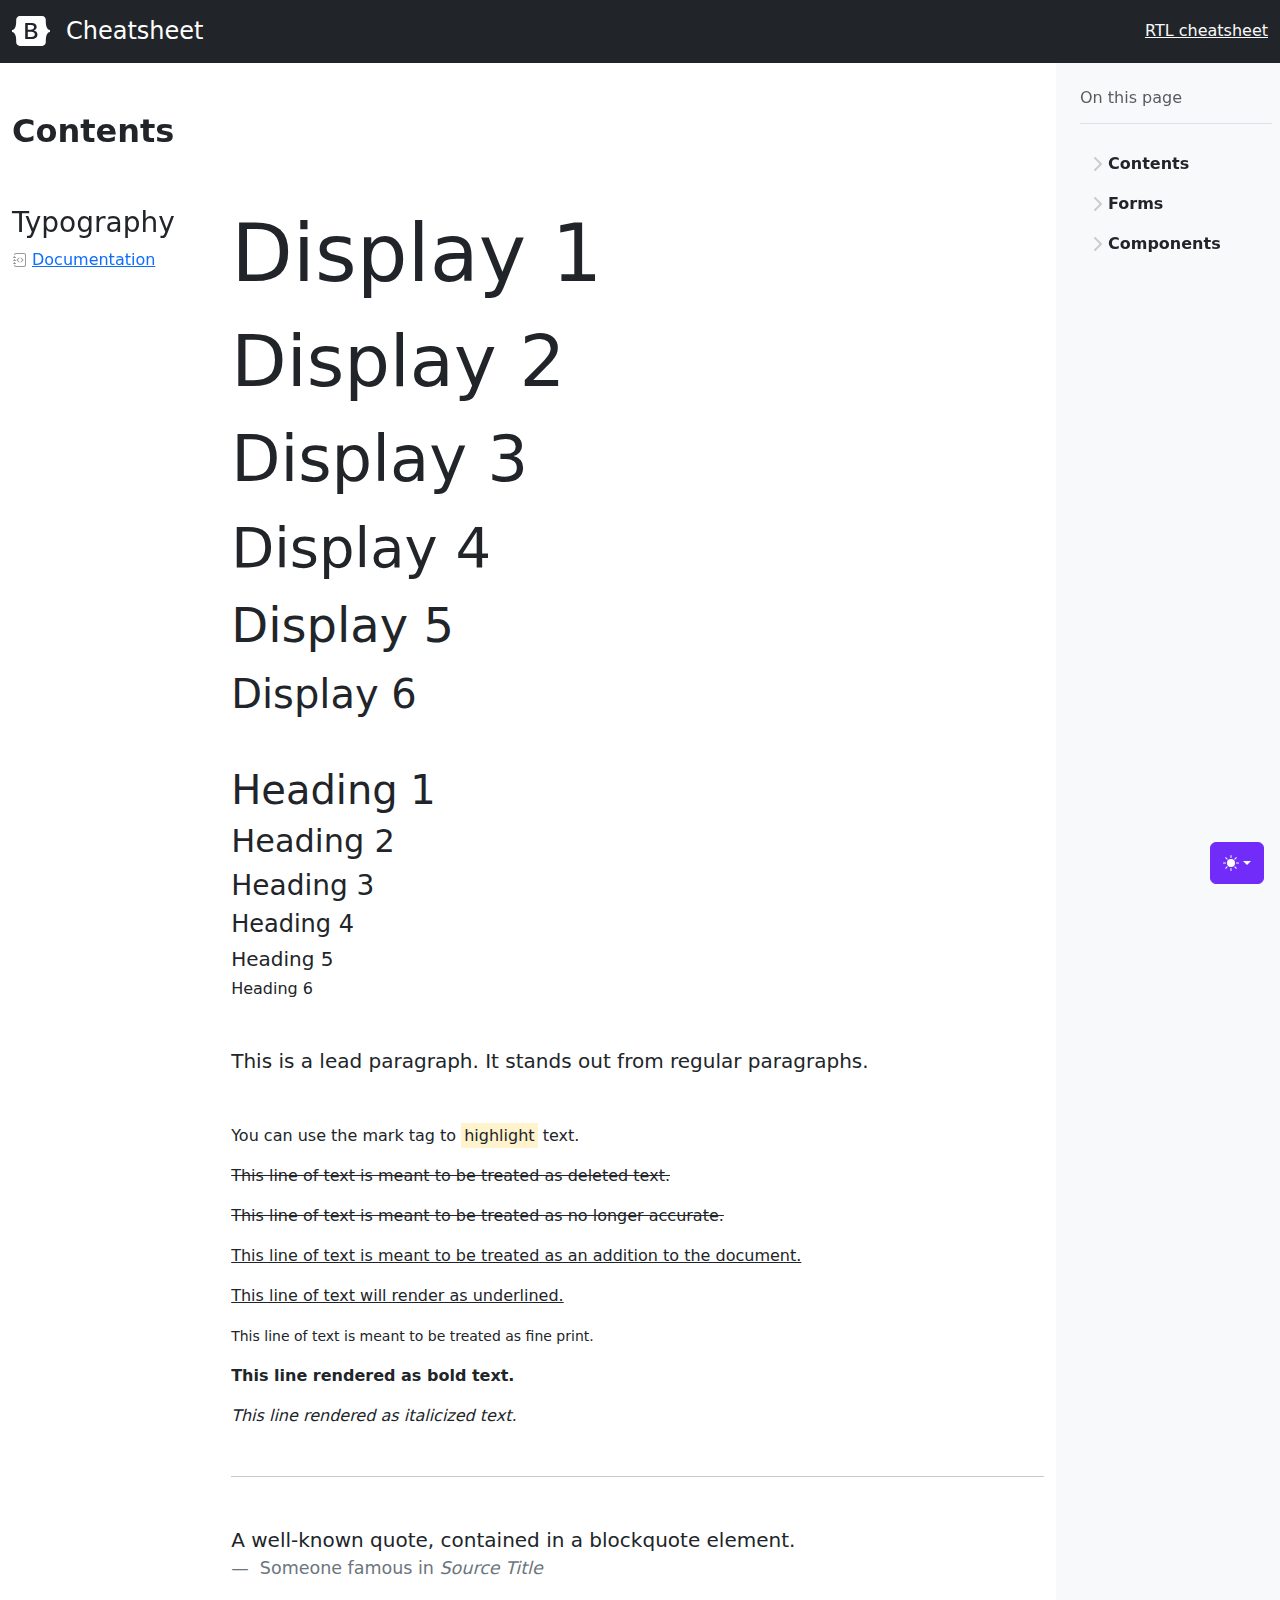
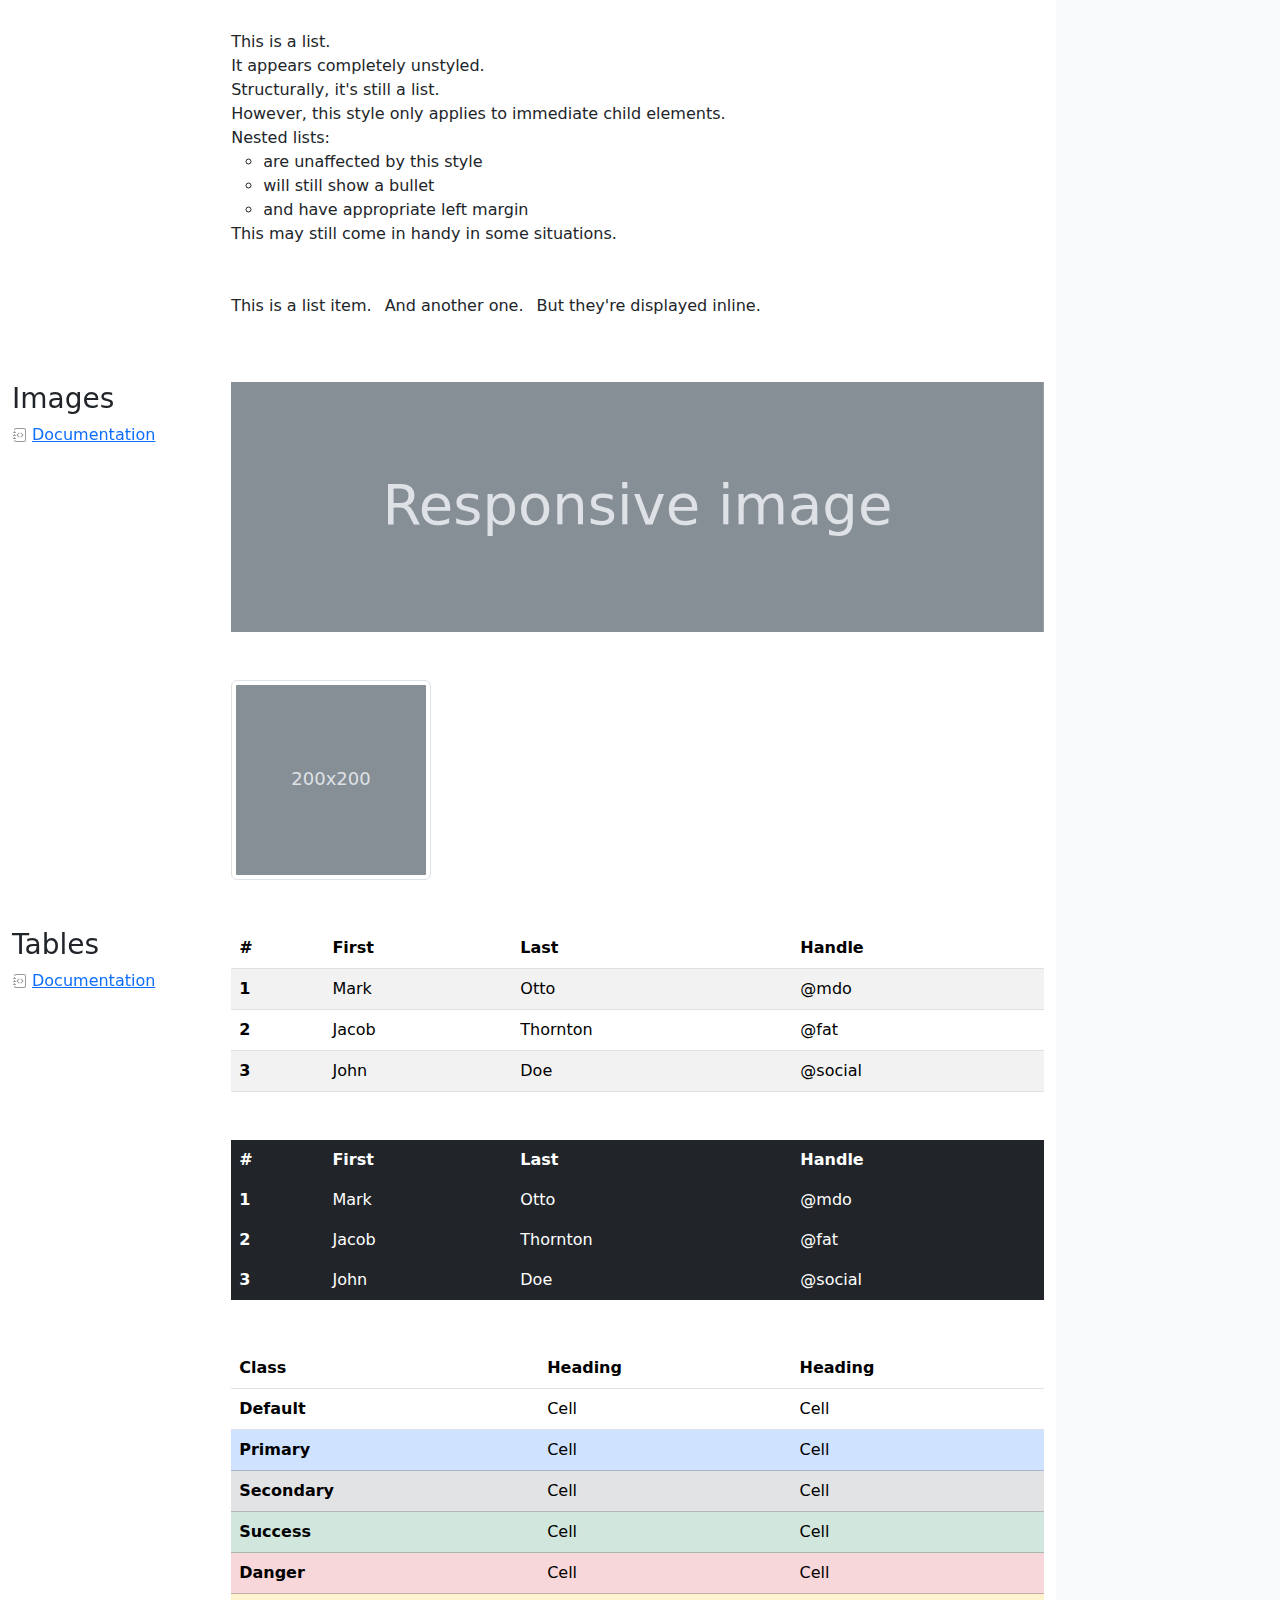
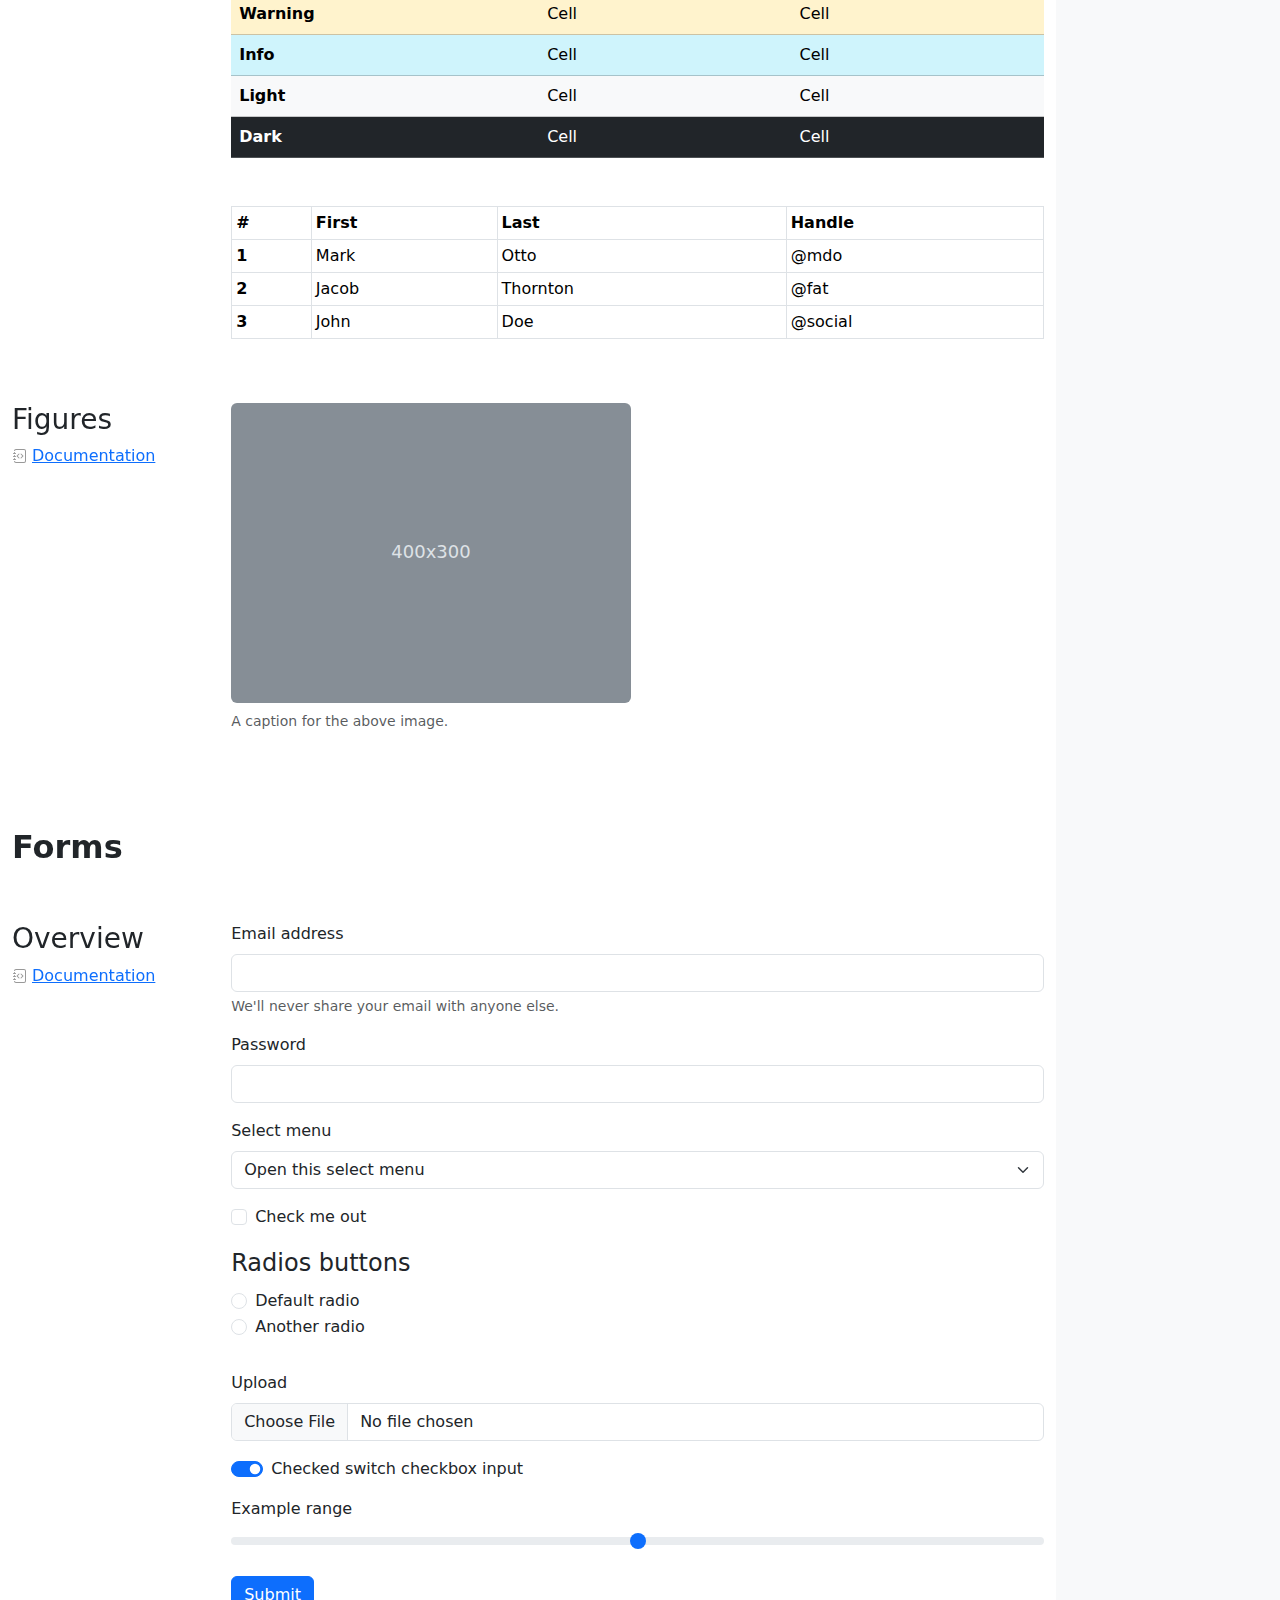
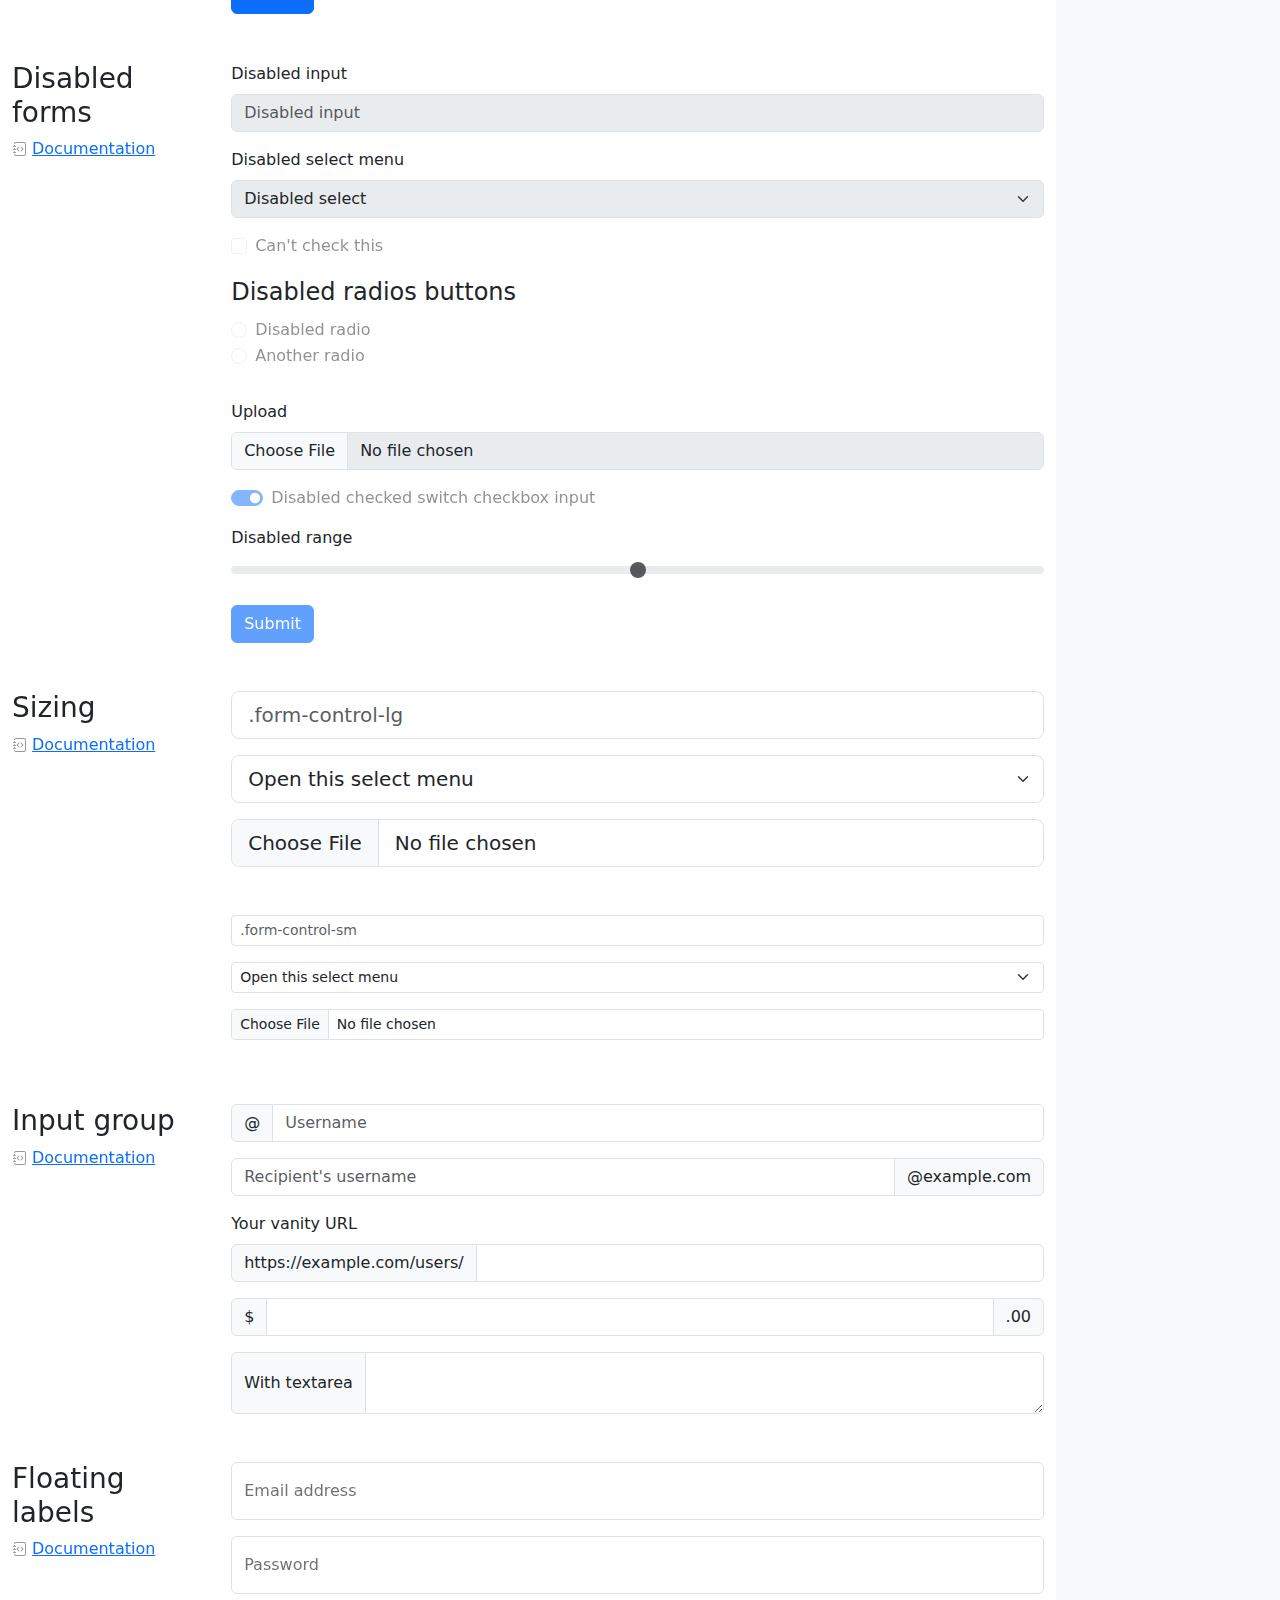
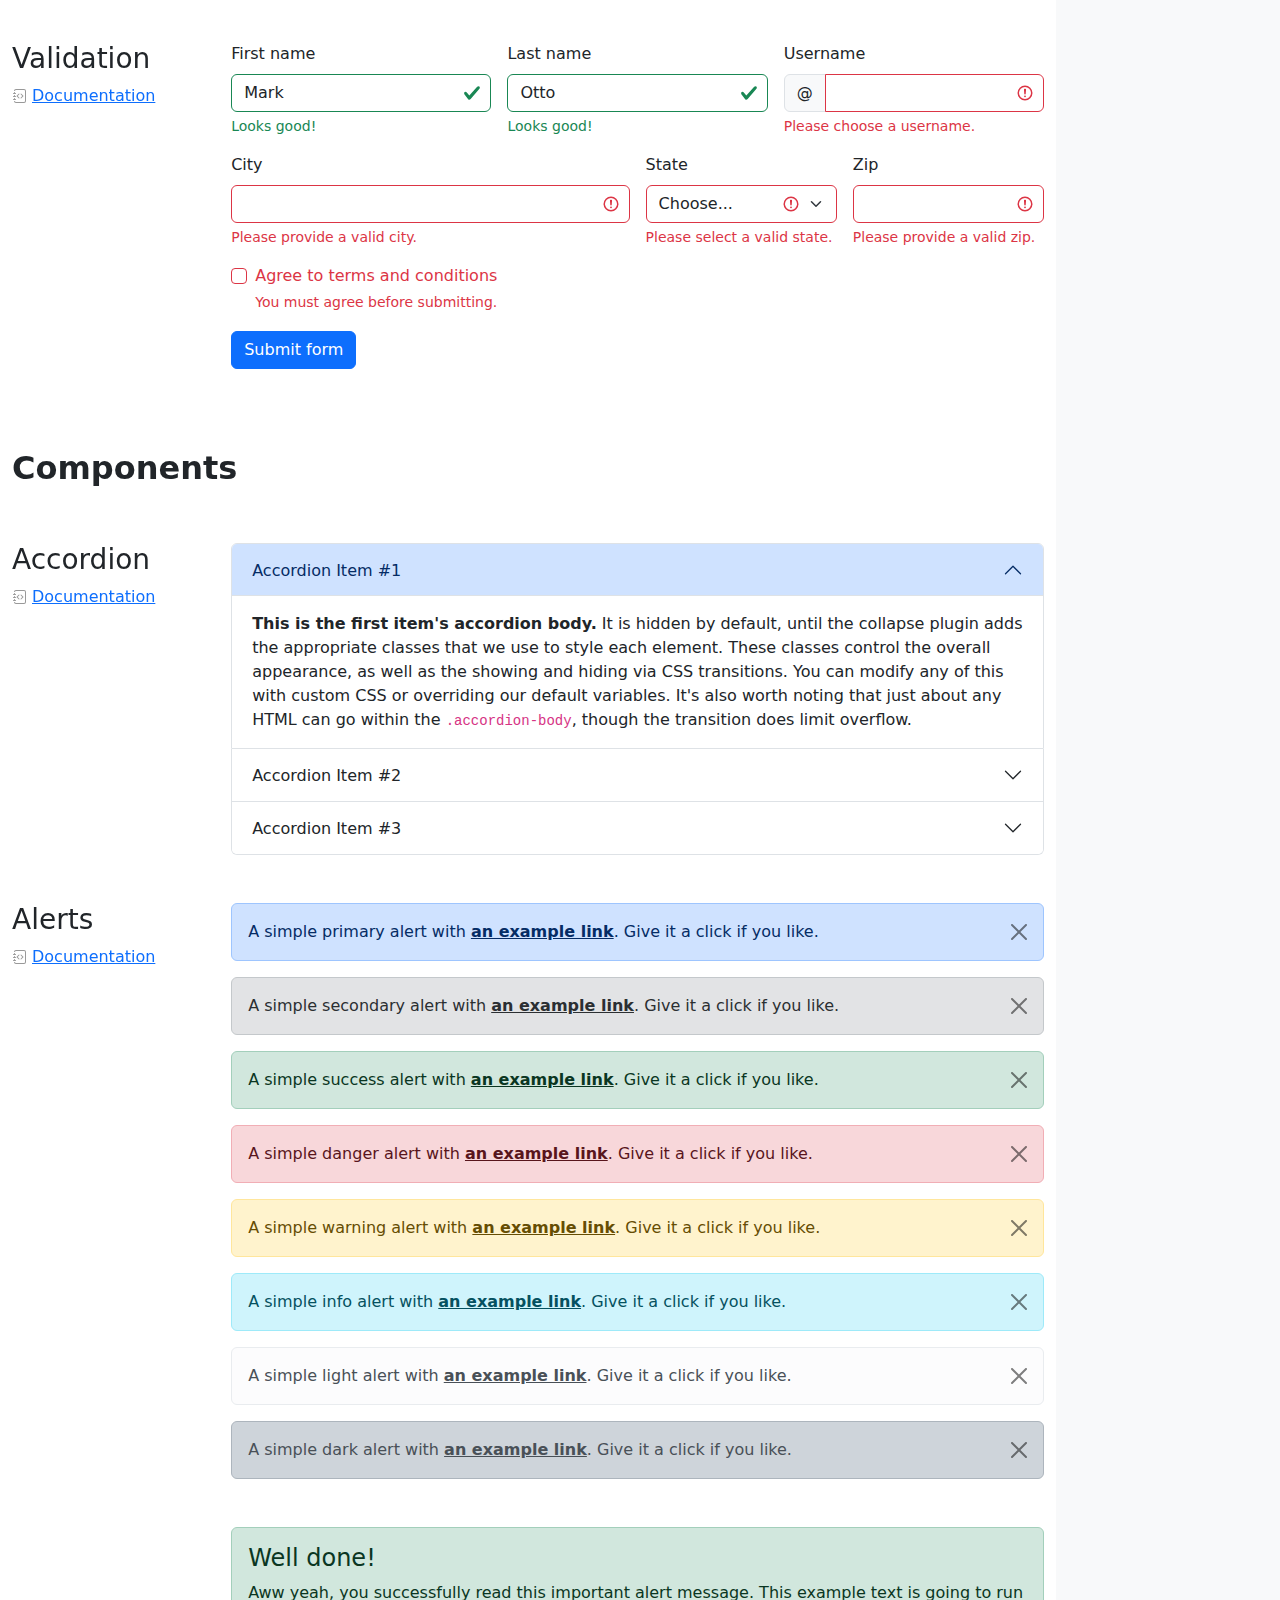
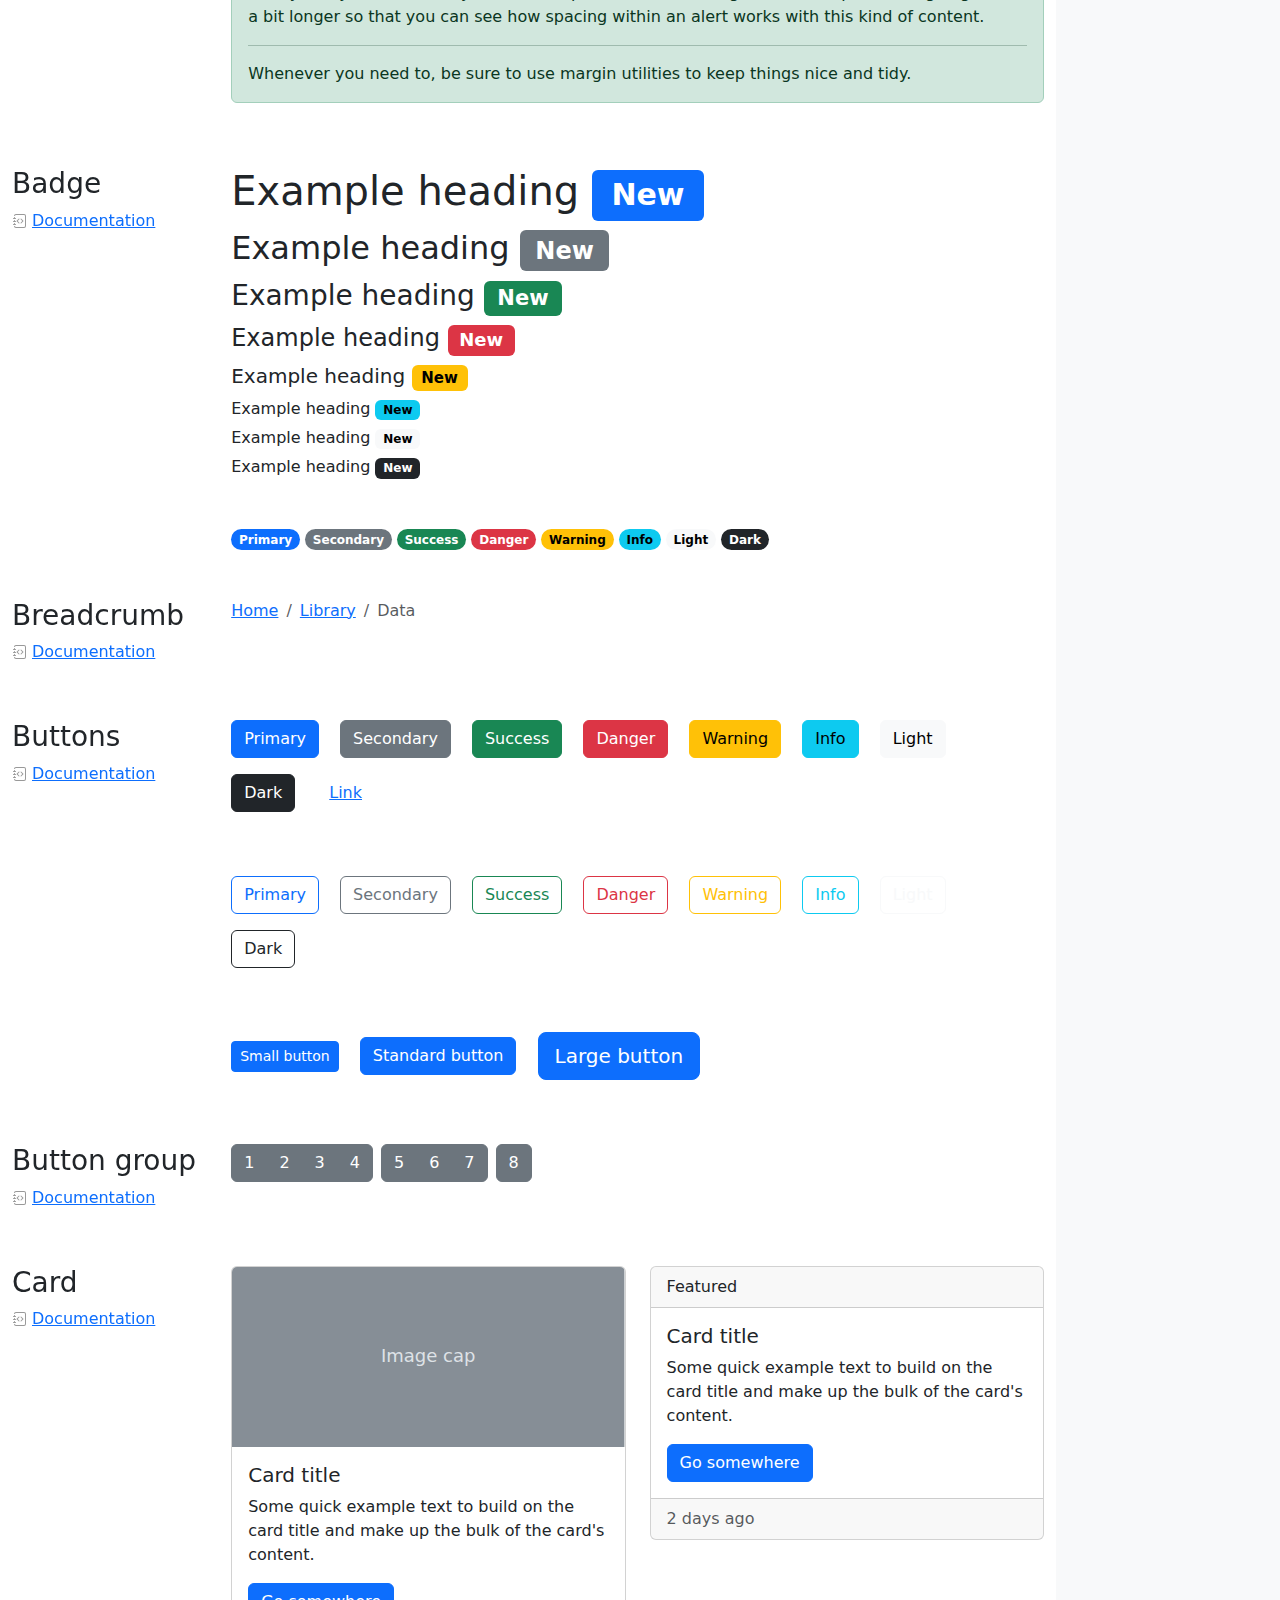
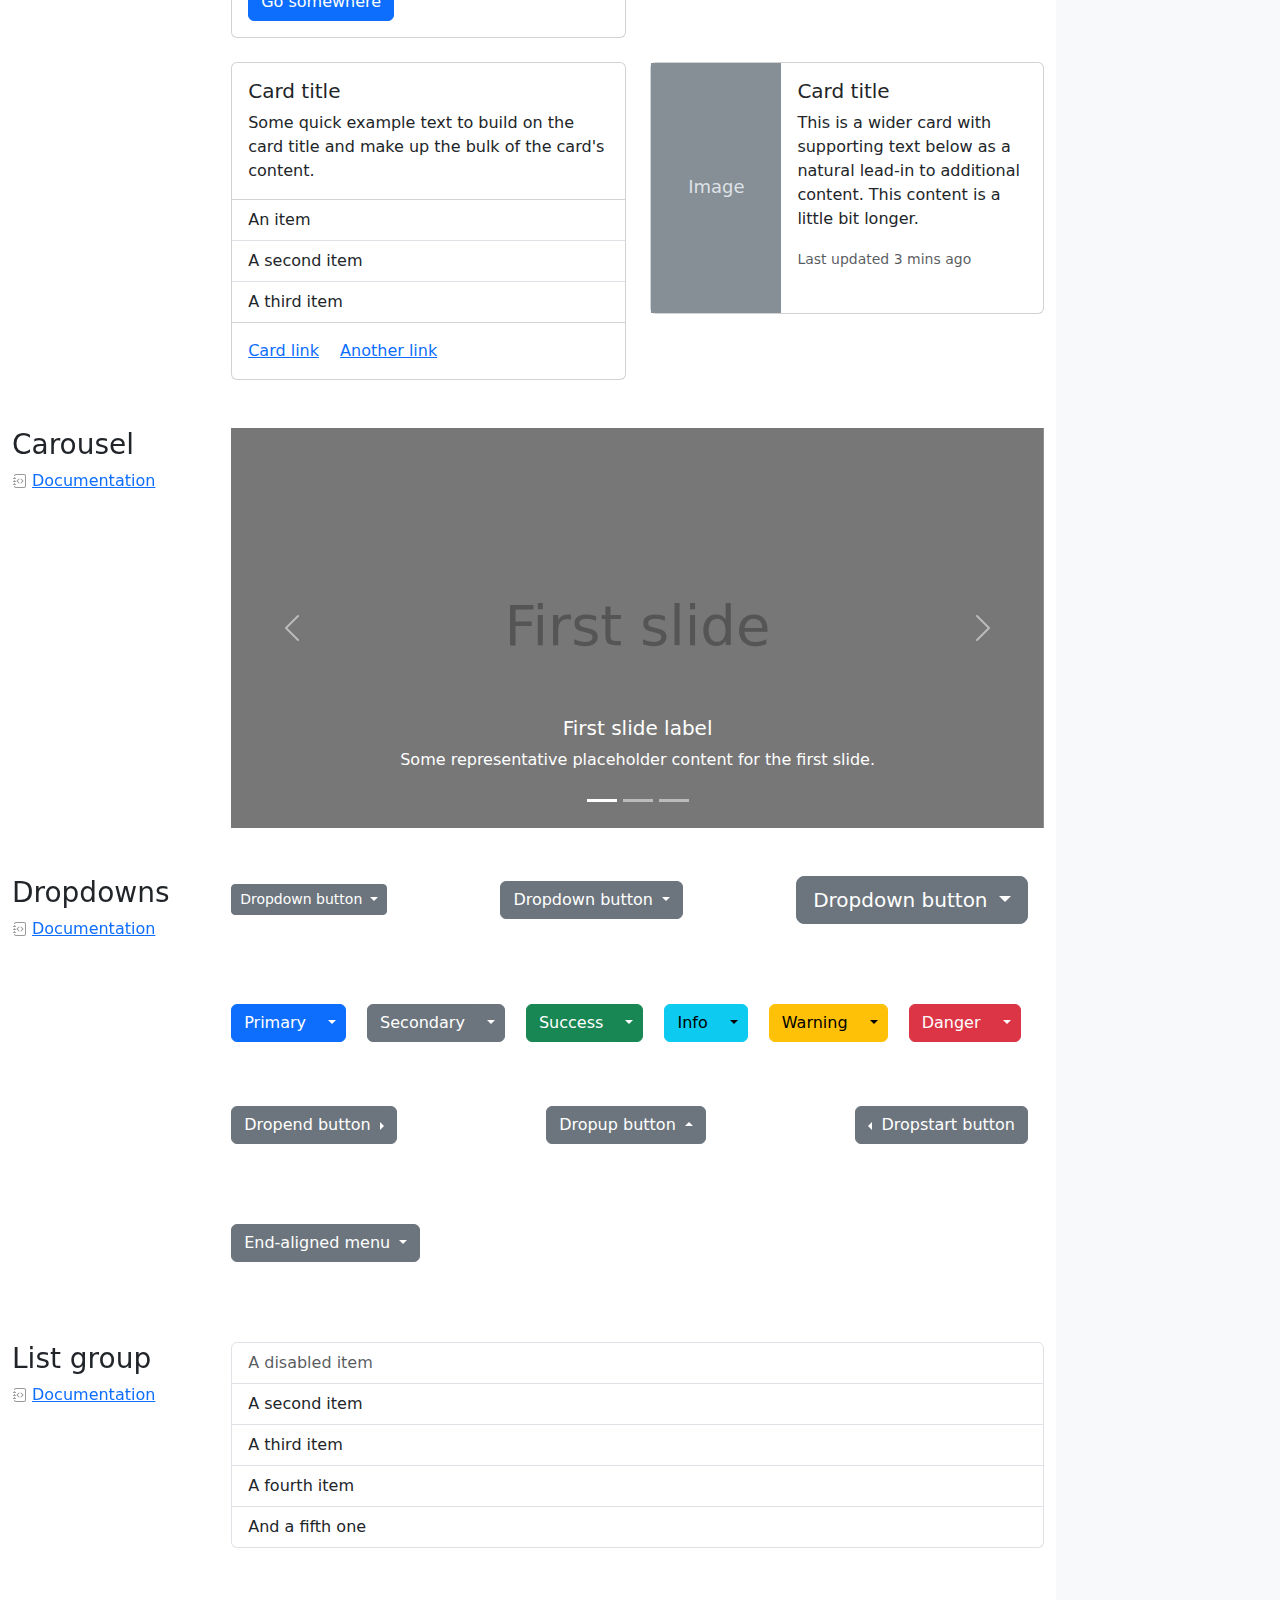
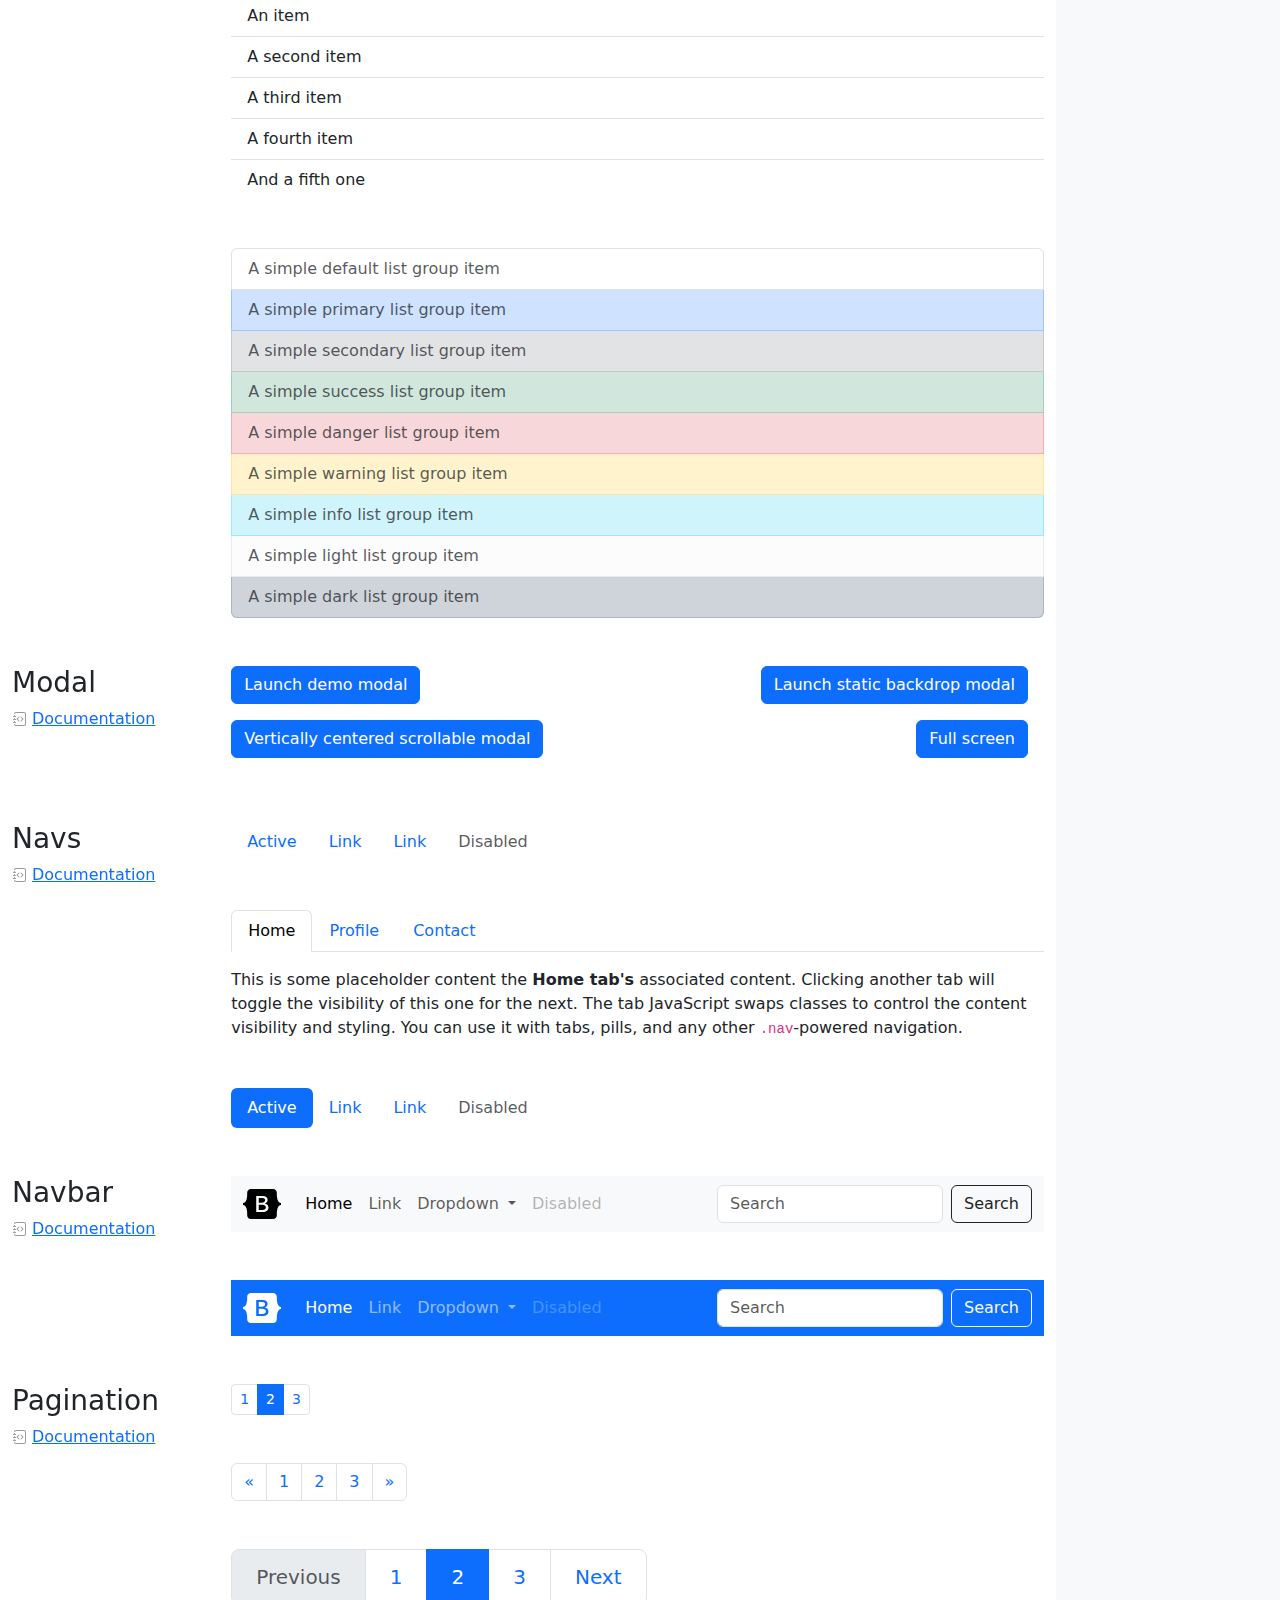
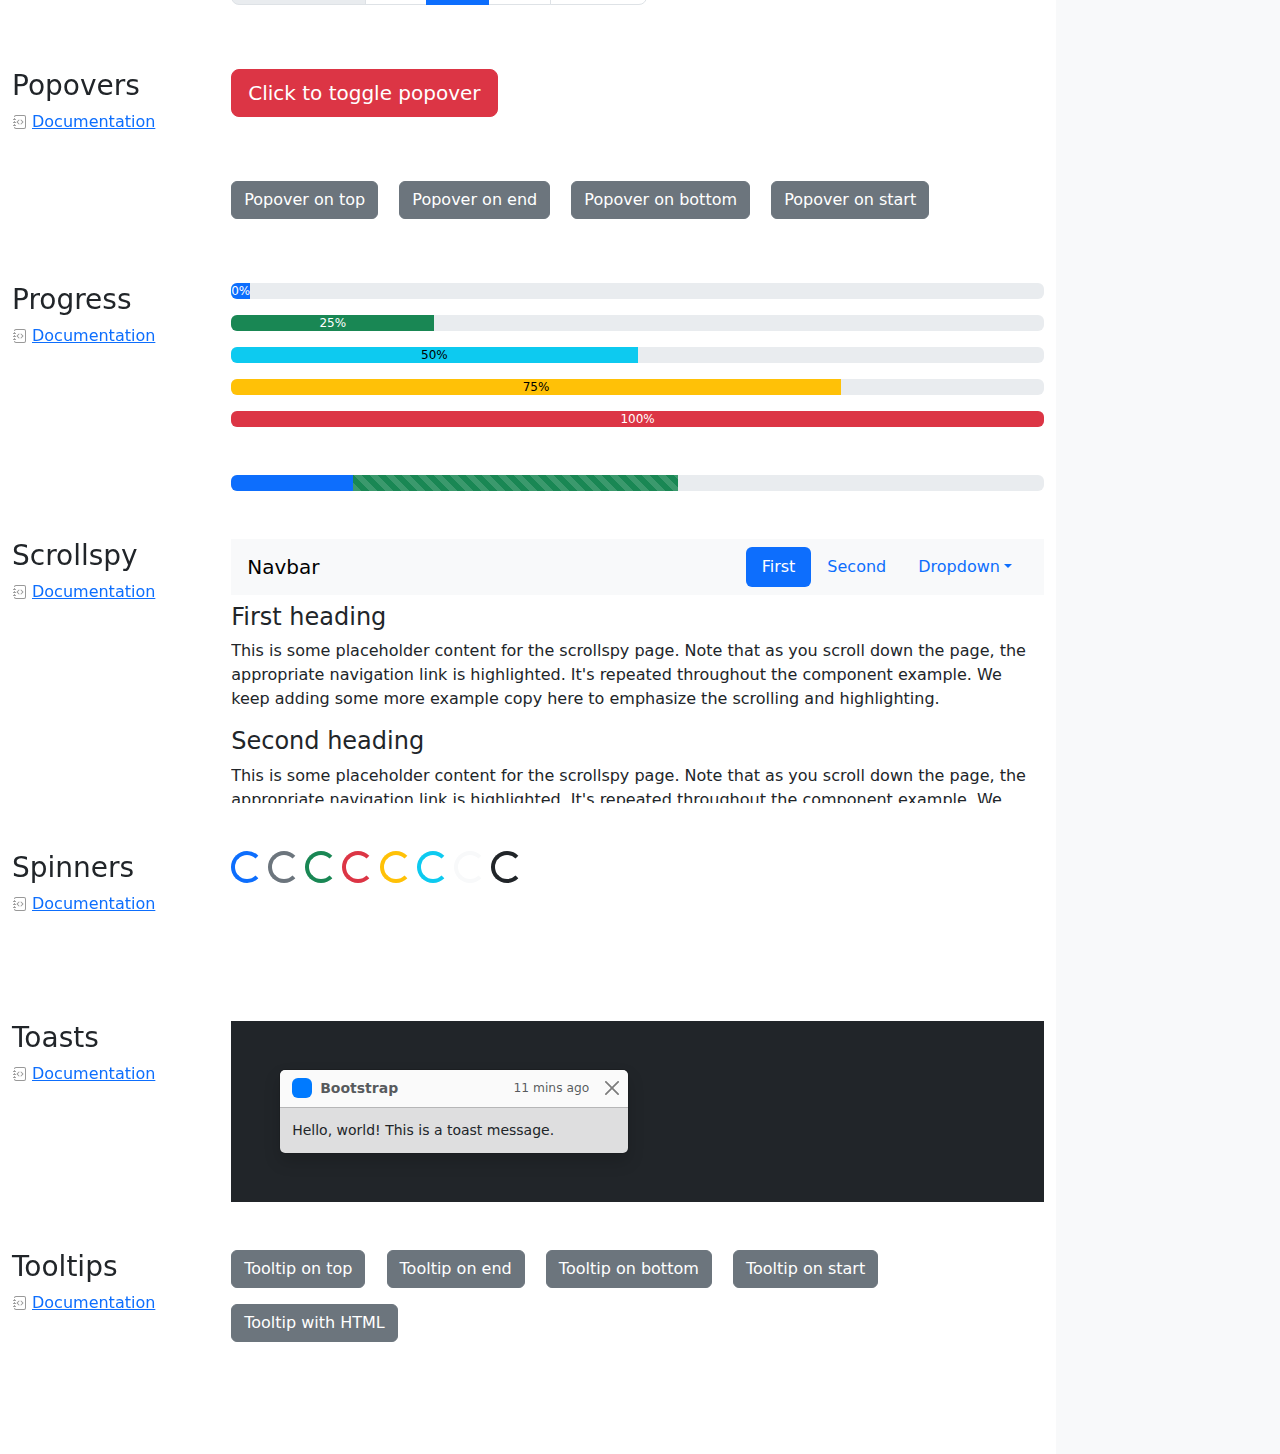
<file: bootstrap-5.3.8-examples/cheatsheet/index.html>
<!doctype html>
<html lang="en" data-bs-theme="auto">
  <head>
    <meta charset="utf-8" />
    <meta name="viewport" content="width=device-width, initial-scale=1" />
    <meta name="description" content="" />
    <meta
      name="author"
      content="Mark Otto, Jacob Thornton, and Bootstrap contributors"
    />
    <meta name="generator" content="Astro v5.13.2" />
    <title>Cheatsheet · Bootstrap v5.3</title>
    <link
      rel="canonical"
      href="https://getbootstrap.com/docs/5.3/examples/cheatsheet/"
    />
    <script src="../assets/js/color-modes.js"></script>
    <link href="../assets/dist/css/bootstrap.min.css" rel="stylesheet" />
    <meta name="theme-color" content="#712cf9" />
    <link href="cheatsheet.css" rel="stylesheet" />
    <style>
      .bd-placeholder-img {
        font-size: 1.125rem;
        text-anchor: middle;
        -webkit-user-select: none;
        -moz-user-select: none;
        user-select: none;
      }
      @media (min-width: 768px) {
        .bd-placeholder-img-lg {
          font-size: 3.5rem;
        }
      }
      .b-example-divider {
        width: 100%;
        height: 3rem;
        background-color: #0000001a;
        border: solid rgba(0, 0, 0, 0.15);
        border-width: 1px 0;
        box-shadow:
          inset 0 0.5em 1.5em #0000001a,
          inset 0 0.125em 0.5em #00000026;
      }
      .b-example-vr {
        flex-shrink: 0;
        width: 1.5rem;
        height: 100vh;
      }
      .bi {
        vertical-align: -0.125em;
        fill: currentColor;
      }
      .nav-scroller {
        position: relative;
        z-index: 2;
        height: 2.75rem;
        overflow-y: hidden;
      }
      .nav-scroller .nav {
        display: flex;
        flex-wrap: nowrap;
        padding-bottom: 1rem;
        margin-top: -1px;
        overflow-x: auto;
        text-align: center;
        white-space: nowrap;
        -webkit-overflow-scrolling: touch;
      }
      .btn-bd-primary {
        --bd-violet-bg: #712cf9;
        --bd-violet-rgb: 112.520718, 44.062154, 249.437846;
        --bs-btn-font-weight: 600;
        --bs-btn-color: var(--bs-white);
        --bs-btn-bg: var(--bd-violet-bg);
        --bs-btn-border-color: var(--bd-violet-bg);
        --bs-btn-hover-color: var(--bs-white);
        --bs-btn-hover-bg: #6528e0;
        --bs-btn-hover-border-color: #6528e0;
        --bs-btn-focus-shadow-rgb: var(--bd-violet-rgb);
        --bs-btn-active-color: var(--bs-btn-hover-color);
        --bs-btn-active-bg: #5a23c8;
        --bs-btn-active-border-color: #5a23c8;
      }
      .bd-mode-toggle {
        z-index: 1500;
      }
      .bd-mode-toggle .bi {
        width: 1em;
        height: 1em;
      }
      .bd-mode-toggle .dropdown-menu .active .bi {
        display: block !important;
      }
    </style>
  </head>
  <body class="bg-body-tertiary">
    <svg xmlns="http://www.w3.org/2000/svg" class="d-none">
      <symbol id="check2" viewBox="0 0 16 16">
        <path
          d="M13.854 3.646a.5.5 0 0 1 0 .708l-7 7a.5.5 0 0 1-.708 0l-3.5-3.5a.5.5 0 1 1 .708-.708L6.5 10.293l6.646-6.647a.5.5 0 0 1 .708 0z"
        ></path>
      </symbol>
      <symbol id="circle-half" viewBox="0 0 16 16">
        <path
          d="M8 15A7 7 0 1 0 8 1v14zm0 1A8 8 0 1 1 8 0a8 8 0 0 1 0 16z"
        ></path>
      </symbol>
      <symbol id="moon-stars-fill" viewBox="0 0 16 16">
        <path
          d="M6 .278a.768.768 0 0 1 .08.858 7.208 7.208 0 0 0-.878 3.46c0 4.021 3.278 7.277 7.318 7.277.527 0 1.04-.055 1.533-.16a.787.787 0 0 1 .81.316.733.733 0 0 1-.031.893A8.349 8.349 0 0 1 8.344 16C3.734 16 0 12.286 0 7.71 0 4.266 2.114 1.312 5.124.06A.752.752 0 0 1 6 .278z"
        ></path>
        <path
          d="M10.794 3.148a.217.217 0 0 1 .412 0l.387 1.162c.173.518.579.924 1.097 1.097l1.162.387a.217.217 0 0 1 0 .412l-1.162.387a1.734 1.734 0 0 0-1.097 1.097l-.387 1.162a.217.217 0 0 1-.412 0l-.387-1.162A1.734 1.734 0 0 0 9.31 6.593l-1.162-.387a.217.217 0 0 1 0-.412l1.162-.387a1.734 1.734 0 0 0 1.097-1.097l.387-1.162zM13.863.099a.145.145 0 0 1 .274 0l.258.774c.115.346.386.617.732.732l.774.258a.145.145 0 0 1 0 .274l-.774.258a1.156 1.156 0 0 0-.732.732l-.258.774a.145.145 0 0 1-.274 0l-.258-.774a1.156 1.156 0 0 0-.732-.732l-.774-.258a.145.145 0 0 1 0-.274l.774-.258c.346-.115.617-.386.732-.732L13.863.1z"
        ></path>
      </symbol>
      <symbol id="sun-fill" viewBox="0 0 16 16">
        <path
          d="M8 12a4 4 0 1 0 0-8 4 4 0 0 0 0 8zM8 0a.5.5 0 0 1 .5.5v2a.5.5 0 0 1-1 0v-2A.5.5 0 0 1 8 0zm0 13a.5.5 0 0 1 .5.5v2a.5.5 0 0 1-1 0v-2A.5.5 0 0 1 8 13zm8-5a.5.5 0 0 1-.5.5h-2a.5.5 0 0 1 0-1h2a.5.5 0 0 1 .5.5zM3 8a.5.5 0 0 1-.5.5h-2a.5.5 0 0 1 0-1h2A.5.5 0 0 1 3 8zm10.657-5.657a.5.5 0 0 1 0 .707l-1.414 1.415a.5.5 0 1 1-.707-.708l1.414-1.414a.5.5 0 0 1 .707 0zm-9.193 9.193a.5.5 0 0 1 0 .707L3.05 13.657a.5.5 0 0 1-.707-.707l1.414-1.414a.5.5 0 0 1 .707 0zm9.193 2.121a.5.5 0 0 1-.707 0l-1.414-1.414a.5.5 0 0 1 .707-.707l1.414 1.414a.5.5 0 0 1 0 .707zM4.464 4.465a.5.5 0 0 1-.707 0L2.343 3.05a.5.5 0 1 1 .707-.707l1.414 1.414a.5.5 0 0 1 0 .708z"
        ></path>
      </symbol>
    </svg>
    <div
      class="dropdown position-fixed bottom-0 end-0 mb-3 me-3 bd-mode-toggle"
    >
      <button
        class="btn btn-bd-primary py-2 dropdown-toggle d-flex align-items-center"
        id="bd-theme"
        type="button"
        aria-expanded="false"
        data-bs-toggle="dropdown"
        aria-label="Toggle theme (auto)"
      >
        <svg class="bi my-1 theme-icon-active" aria-hidden="true">
          <use href="#circle-half"></use>
        </svg>
        <span class="visually-hidden" id="bd-theme-text">Toggle theme</span>
      </button>
      <ul
        class="dropdown-menu dropdown-menu-end shadow"
        aria-labelledby="bd-theme-text"
      >
        <li>
          <button
            type="button"
            class="dropdown-item d-flex align-items-center"
            data-bs-theme-value="light"
            aria-pressed="false"
          >
            <svg class="bi me-2 opacity-50" aria-hidden="true">
              <use href="#sun-fill"></use>
            </svg>
            Light
            <svg class="bi ms-auto d-none" aria-hidden="true">
              <use href="#check2"></use>
            </svg>
          </button>
        </li>
        <li>
          <button
            type="button"
            class="dropdown-item d-flex align-items-center"
            data-bs-theme-value="dark"
            aria-pressed="false"
          >
            <svg class="bi me-2 opacity-50" aria-hidden="true">
              <use href="#moon-stars-fill"></use>
            </svg>
            Dark
            <svg class="bi ms-auto d-none" aria-hidden="true">
              <use href="#check2"></use>
            </svg>
          </button>
        </li>
        <li>
          <button
            type="button"
            class="dropdown-item d-flex align-items-center active"
            data-bs-theme-value="auto"
            aria-pressed="true"
          >
            <svg class="bi me-2 opacity-50" aria-hidden="true">
              <use href="#circle-half"></use>
            </svg>
            Auto
            <svg class="bi ms-auto d-none" aria-hidden="true">
              <use href="#check2"></use>
            </svg>
          </button>
        </li>
      </ul>
    </div>
    <header
      class="bd-header bg-dark py-3 d-flex align-items-stretch border-bottom border-dark"
    >
      <div class="container-fluid d-flex align-items-center">
        <h1 class="d-flex align-items-center fs-4 text-white mb-0">
          <img
            src="../assets/brand/bootstrap-logo-white.svg"
            width="38"
            height="30"
            class="me-3"
            alt="Bootstrap"
          />
          Cheatsheet
        </h1>
        <a
          href="../examples/cheatsheet-rtl/"
          class="ms-auto link-light"
          hreflang="ar"
          >RTL cheatsheet</a
        >
      </div>
    </header>
    <aside
      class="bd-aside sticky-xl-top text-body-secondary align-self-start mb-3 mb-xl-5 px-2"
    >
      <h2 class="h6 pt-4 pb-3 mb-4 border-bottom">On this page</h2>
      <nav class="small" id="toc">
        <ul class="list-unstyled">
          <li class="my-2">
            <button
              type="button"
              class="btn d-inline-flex align-items-center collapsed border-0"
              data-bs-toggle="collapse"
              aria-expanded="false"
              data-bs-target="#contents-collapse"
              aria-controls="contents-collapse"
            >
              Contents
            </button>
            <ul class="list-unstyled ps-3 collapse" id="contents-collapse">
              <li>
                <a
                  class="d-inline-flex align-items-center rounded text-decoration-none"
                  href="#typography"
                  >Typography</a
                >
              </li>
              <li>
                <a
                  class="d-inline-flex align-items-center rounded text-decoration-none"
                  href="#images"
                  >Images</a
                >
              </li>
              <li>
                <a
                  class="d-inline-flex align-items-center rounded text-decoration-none"
                  href="#tables"
                  >Tables</a
                >
              </li>
              <li>
                <a
                  class="d-inline-flex align-items-center rounded text-decoration-none"
                  href="#figures"
                  >Figures</a
                >
              </li>
            </ul>
          </li>
          <li class="my-2">
            <button
              type="button"
              class="btn d-inline-flex align-items-center collapsed border-0"
              data-bs-toggle="collapse"
              aria-expanded="false"
              data-bs-target="#forms-collapse"
              aria-controls="forms-collapse"
            >
              Forms
            </button>
            <ul class="list-unstyled ps-3 collapse" id="forms-collapse">
              <li>
                <a
                  class="d-inline-flex align-items-center rounded text-decoration-none"
                  href="#overview"
                  >Overview</a
                >
              </li>
              <li>
                <a
                  class="d-inline-flex align-items-center rounded text-decoration-none"
                  href="#disabled-forms"
                  >Disabled forms</a
                >
              </li>
              <li>
                <a
                  class="d-inline-flex align-items-center rounded text-decoration-none"
                  href="#sizing"
                  >Sizing</a
                >
              </li>
              <li>
                <a
                  class="d-inline-flex align-items-center rounded text-decoration-none"
                  href="#input-group"
                  >Input group</a
                >
              </li>
              <li>
                <a
                  class="d-inline-flex align-items-center rounded text-decoration-none"
                  href="#floating-labels"
                  >Floating labels</a
                >
              </li>
              <li>
                <a
                  class="d-inline-flex align-items-center rounded text-decoration-none"
                  href="#validation"
                  >Validation</a
                >
              </li>
            </ul>
          </li>
          <li class="my-2">
            <button
              type="button"
              class="btn d-inline-flex align-items-center collapsed border-0"
              data-bs-toggle="collapse"
              aria-expanded="false"
              data-bs-target="#components-collapse"
              aria-controls="components-collapse"
            >
              Components
            </button>
            <ul class="list-unstyled ps-3 collapse" id="components-collapse">
              <li>
                <a
                  class="d-inline-flex align-items-center rounded text-decoration-none"
                  href="#accordion"
                  >Accordion</a
                >
              </li>
              <li>
                <a
                  class="d-inline-flex align-items-center rounded text-decoration-none"
                  href="#alerts"
                  >Alerts</a
                >
              </li>
              <li>
                <a
                  class="d-inline-flex align-items-center rounded text-decoration-none"
                  href="#badge"
                  >Badge</a
                >
              </li>
              <li>
                <a
                  class="d-inline-flex align-items-center rounded text-decoration-none"
                  href="#breadcrumb"
                  >Breadcrumb</a
                >
              </li>
              <li>
                <a
                  class="d-inline-flex align-items-center rounded text-decoration-none"
                  href="#buttons"
                  >Buttons</a
                >
              </li>
              <li>
                <a
                  class="d-inline-flex align-items-center rounded text-decoration-none"
                  href="#button-group"
                  >Button group</a
                >
              </li>
              <li>
                <a
                  class="d-inline-flex align-items-center rounded text-decoration-none"
                  href="#card"
                  >Card</a
                >
              </li>
              <li>
                <a
                  class="d-inline-flex align-items-center rounded text-decoration-none"
                  href="#carousel"
                  >Carousel</a
                >
              </li>
              <li>
                <a
                  class="d-inline-flex align-items-center rounded text-decoration-none"
                  href="#dropdowns"
                  >Dropdowns</a
                >
              </li>
              <li>
                <a
                  class="d-inline-flex align-items-center rounded text-decoration-none"
                  href="#list-group"
                  >List group</a
                >
              </li>
              <li>
                <a
                  class="d-inline-flex align-items-center rounded text-decoration-none"
                  href="#modal"
                  >Modal</a
                >
              </li>
              <li>
                <a
                  class="d-inline-flex align-items-center rounded text-decoration-none"
                  href="#navs"
                  >Navs</a
                >
              </li>
              <li>
                <a
                  class="d-inline-flex align-items-center rounded text-decoration-none"
                  href="#navbar"
                  >Navbar</a
                >
              </li>
              <li>
                <a
                  class="d-inline-flex align-items-center rounded text-decoration-none"
                  href="#pagination"
                  >Pagination</a
                >
              </li>
              <li>
                <a
                  class="d-inline-flex align-items-center rounded text-decoration-none"
                  href="#popovers"
                  >Popovers</a
                >
              </li>
              <li>
                <a
                  class="d-inline-flex align-items-center rounded text-decoration-none"
                  href="#progress"
                  >Progress</a
                >
              </li>
              <li>
                <a
                  class="d-inline-flex align-items-center rounded text-decoration-none"
                  href="#scrollspy"
                  >Scrollspy</a
                >
              </li>
              <li>
                <a
                  class="d-inline-flex align-items-center rounded text-decoration-none"
                  href="#spinners"
                  >Spinners</a
                >
              </li>
              <li>
                <a
                  class="d-inline-flex align-items-center rounded text-decoration-none"
                  href="#toasts"
                  >Toasts</a
                >
              </li>
              <li>
                <a
                  class="d-inline-flex align-items-center rounded text-decoration-none"
                  href="#tooltips"
                  >Tooltips</a
                >
              </li>
            </ul>
          </li>
        </ul>
      </nav>
    </aside>
    <main class="bd-cheatsheet container-fluid bg-body">
      <section id="content">
        <h2 class="sticky-xl-top fw-bold pt-3 pt-xl-5 pb-2 pb-xl-3">
          Contents
        </h2>
        <article class="my-3" id="typography">
          <div
            class="bd-heading sticky-xl-top align-self-start mt-5 mb-3 mt-xl-0 mb-xl-2"
          >
            <h3>Typography</h3>
            <a class="d-flex align-items-center" href="../content/typography"
              >Documentation</a
            >
          </div>
          <div>
            <div class="bd-example-snippet bd-code-snippet">
              <div class="bd-example m-0 border-0">
                <p class="display-1">Display 1</p>
                <p class="display-2">Display 2</p>
                <p class="display-3">Display 3</p>
                <p class="display-4">Display 4</p>
                <p class="display-5">Display 5</p>
                <p class="display-6">Display 6</p>
              </div>
            </div>
            <div class="bd-example-snippet bd-code-snippet">
              <div class="bd-example m-0 border-0">
                <p class="h1">Heading 1</p>
                <p class="h2">Heading 2</p>
                <p class="h3">Heading 3</p>
                <p class="h4">Heading 4</p>
                <p class="h5">Heading 5</p>
                <p class="h6">Heading 6</p>
              </div>
            </div>
            <div class="bd-example-snippet bd-code-snippet">
              <div class="bd-example m-0 border-0">
                <p class="lead">
                  This is a lead paragraph. It stands out from regular
                  paragraphs.
                </p>
              </div>
            </div>
            <div class="bd-example-snippet bd-code-snippet">
              <div class="bd-example m-0 border-0">
                <p>You can use the mark tag to <mark>highlight</mark> text.</p>
                <p>
                  <del
                    >This line of text is meant to be treated as deleted
                    text.</del
                  >
                </p>
                <p>
                  <s
                    >This line of text is meant to be treated as no longer
                    accurate.</s
                  >
                </p>
                <p>
                  <ins
                    >This line of text is meant to be treated as an addition to
                    the document.</ins
                  >
                </p>
                <p><u>This line of text will render as underlined.</u></p>
                <p>
                  <small
                    >This line of text is meant to be treated as fine
                    print.</small
                  >
                </p>
                <p><strong>This line rendered as bold text.</strong></p>
                <p><em>This line rendered as italicized text.</em></p>
              </div>
            </div>
            <div class="bd-example-snippet bd-code-snippet">
              <div class="bd-example m-0 border-0">
                <hr />
              </div>
            </div>
            <div class="bd-example-snippet bd-code-snippet">
              <div class="bd-example m-0 border-0">
                <blockquote class="blockquote">
                  <p>A well-known quote, contained in a blockquote element.</p>
                  <footer class="blockquote-footer">
                    Someone famous in
                    <cite title="Source Title">Source Title</cite>
                  </footer>
                </blockquote>
              </div>
            </div>
            <div class="bd-example-snippet bd-code-snippet">
              <div class="bd-example m-0 border-0">
                <ul class="list-unstyled">
                  <li>This is a list.</li>
                  <li>It appears completely unstyled.</li>
                  <li>Structurally, it's still a list.</li>
                  <li>
                    However, this style only applies to immediate child
                    elements.
                  </li>
                  <li>
                    Nested lists:
                    <ul>
                      <li>are unaffected by this style</li>
                      <li>will still show a bullet</li>
                      <li>and have appropriate left margin</li>
                    </ul>
                  </li>
                  <li>This may still come in handy in some situations.</li>
                </ul>
              </div>
            </div>
            <div class="bd-example-snippet bd-code-snippet">
              <div class="bd-example m-0 border-0">
                <ul class="list-inline">
                  <li class="list-inline-item">This is a list item.</li>
                  <li class="list-inline-item">And another one.</li>
                  <li class="list-inline-item">
                    But they're displayed inline.
                  </li>
                </ul>
              </div>
            </div>
          </div>
        </article>
        <article class="my-3" id="images">
          <div
            class="bd-heading sticky-xl-top align-self-start mt-5 mb-3 mt-xl-0 mb-xl-2"
          >
            <h3>Images</h3>
            <a class="d-flex align-items-center" href="../content/images"
              >Documentation</a
            >
          </div>
          <div>
            <div class="bd-example-snippet bd-code-snippet">
              <div class="bd-example m-0 border-0">
                <svg
                  aria-label="Placeholder: Responsive image"
                  class="bd-placeholder-img bd-placeholder-img-lg img-fluid"
                  height="250"
                  preserveAspectRatio="xMidYMid slice"
                  role="img"
                  width="100%"
                  xmlns="http://www.w3.org/2000/svg"
                >
                  <title>Placeholder</title>
                  <rect width="100%" height="100%" fill="#868e96" />
                  <text x="50%" y="50%" fill="#dee2e6" dy=".3em">
                    Responsive image
                  </text>
                </svg>
              </div>
            </div>
            <div class="bd-example-snippet bd-code-snippet">
              <div class="bd-example m-0 border-0">
                <svg
                  aria-label="A generic square placeholder image with a white border around it, making it resemble a photograph taken with an old instant camera: 200x200"
                  class="bd-placeholder-img img-thumbnail"
                  height="200"
                  preserveAspectRatio="xMidYMid slice"
                  role="img"
                  width="200"
                  xmlns="http://www.w3.org/2000/svg"
                >
                  <title>
                    A generic square placeholder image with a white border
                    around it, making it resemble a photograph taken with an old
                    instant camera
                  </title>
                  <rect width="100%" height="100%" fill="#868e96" />
                  <text x="50%" y="50%" fill="#dee2e6" dy=".3em">200x200</text>
                </svg>
              </div>
            </div>
          </div>
        </article>
        <article class="my-3" id="tables">
          <div
            class="bd-heading sticky-xl-top align-self-start mt-5 mb-3 mt-xl-0 mb-xl-2"
          >
            <h3>Tables</h3>
            <a class="d-flex align-items-center" href="../content/tables"
              >Documentation</a
            >
          </div>
          <div>
            <div class="bd-example-snippet bd-code-snippet">
              <div class="bd-example m-0 border-0">
                <table class="table table-striped">
                  <thead>
                    <tr>
                      <th scope="col">#</th>
                      <th scope="col">First</th>
                      <th scope="col">Last</th>
                      <th scope="col">Handle</th>
                    </tr>
                  </thead>
                  <tbody>
                    <tr>
                      <th scope="row">1</th>
                      <td>Mark</td>
                      <td>Otto</td>
                      <td>@mdo</td>
                    </tr>
                    <tr>
                      <th scope="row">2</th>
                      <td>Jacob</td>
                      <td>Thornton</td>
                      <td>@fat</td>
                    </tr>
                    <tr>
                      <th scope="row">3</th>
                      <td>John</td>
                      <td>Doe</td>
                      <td>@social</td>
                    </tr>
                  </tbody>
                </table>
              </div>
            </div>
            <div class="bd-example-snippet bd-code-snippet">
              <div class="bd-example m-0 border-0">
                <table class="table table-dark table-borderless">
                  <thead>
                    <tr>
                      <th scope="col">#</th>
                      <th scope="col">First</th>
                      <th scope="col">Last</th>
                      <th scope="col">Handle</th>
                    </tr>
                  </thead>
                  <tbody>
                    <tr>
                      <th scope="row">1</th>
                      <td>Mark</td>
                      <td>Otto</td>
                      <td>@mdo</td>
                    </tr>
                    <tr>
                      <th scope="row">2</th>
                      <td>Jacob</td>
                      <td>Thornton</td>
                      <td>@fat</td>
                    </tr>
                    <tr>
                      <th scope="row">3</th>
                      <td>John</td>
                      <td>Doe</td>
                      <td>@social</td>
                    </tr>
                  </tbody>
                </table>
              </div>
            </div>
            <div class="bd-example-snippet bd-code-snippet">
              <div class="bd-example m-0 border-0">
                <table class="table table-hover">
                  <thead>
                    <tr>
                      <th scope="col">Class</th>
                      <th scope="col">Heading</th>
                      <th scope="col">Heading</th>
                    </tr>
                  </thead>
                  <tbody>
                    <tr>
                      <th scope="row">Default</th>
                      <td>Cell</td>
                      <td>Cell</td>
                    </tr>
                    <tr class="table-primary">
                      <th scope="row">Primary</th>
                      <td>Cell</td>
                      <td>Cell</td>
                    </tr>
                    <tr class="table-secondary">
                      <th scope="row">Secondary</th>
                      <td>Cell</td>
                      <td>Cell</td>
                    </tr>
                    <tr class="table-success">
                      <th scope="row">Success</th>
                      <td>Cell</td>
                      <td>Cell</td>
                    </tr>
                    <tr class="table-danger">
                      <th scope="row">Danger</th>
                      <td>Cell</td>
                      <td>Cell</td>
                    </tr>
                    <tr class="table-warning">
                      <th scope="row">Warning</th>
                      <td>Cell</td>
                      <td>Cell</td>
                    </tr>
                    <tr class="table-info">
                      <th scope="row">Info</th>
                      <td>Cell</td>
                      <td>Cell</td>
                    </tr>
                    <tr class="table-light">
                      <th scope="row">Light</th>
                      <td>Cell</td>
                      <td>Cell</td>
                    </tr>
                    <tr class="table-dark">
                      <th scope="row">Dark</th>
                      <td>Cell</td>
                      <td>Cell</td>
                    </tr>
                  </tbody>
                </table>
              </div>
            </div>
            <div class="bd-example-snippet bd-code-snippet">
              <div class="bd-example m-0 border-0">
                <table class="table table-sm table-bordered">
                  <thead>
                    <tr>
                      <th scope="col">#</th>
                      <th scope="col">First</th>
                      <th scope="col">Last</th>
                      <th scope="col">Handle</th>
                    </tr>
                  </thead>
                  <tbody>
                    <tr>
                      <th scope="row">1</th>
                      <td>Mark</td>
                      <td>Otto</td>
                      <td>@mdo</td>
                    </tr>
                    <tr>
                      <th scope="row">2</th>
                      <td>Jacob</td>
                      <td>Thornton</td>
                      <td>@fat</td>
                    </tr>
                    <tr>
                      <th scope="row">3</th>
                      <td>John</td>
                      <td>Doe</td>
                      <td>@social</td>
                    </tr>
                  </tbody>
                </table>
              </div>
            </div>
          </div>
        </article>
        <article class="my-3" id="figures">
          <div
            class="bd-heading sticky-xl-top align-self-start mt-5 mb-3 mt-xl-0 mb-xl-2"
          >
            <h3>Figures</h3>
            <a class="d-flex align-items-center" href="../content/figures"
              >Documentation</a
            >
          </div>
          <div>
            <div class="bd-example-snippet bd-code-snippet">
              <div class="bd-example m-0 border-0">
                <figure class="figure">
                  <svg
                    aria-label="Placeholder: 400x300"
                    class="bd-placeholder-img figure-img img-fluid rounded"
                    height="300"
                    preserveAspectRatio="xMidYMid slice"
                    role="img"
                    width="400"
                    xmlns="http://www.w3.org/2000/svg"
                  >
                    <title>Placeholder</title>
                    <rect width="100%" height="100%" fill="#868e96" />
                    <text x="50%" y="50%" fill="#dee2e6" dy=".3em">
                      400x300
                    </text>
                  </svg>
                  <figcaption class="figure-caption">
                    A caption for the above image.
                  </figcaption>
                </figure>
              </div>
            </div>
          </div>
        </article>
      </section>
      <section id="forms">
        <h2 class="sticky-xl-top fw-bold pt-3 pt-xl-5 pb-2 pb-xl-3">Forms</h2>
        <article class="my-3" id="overview">
          <div
            class="bd-heading sticky-xl-top align-self-start mt-5 mb-3 mt-xl-0 mb-xl-2"
          >
            <h3>Overview</h3>
            <a class="d-flex align-items-center" href="../forms/overview/"
              >Documentation</a
            >
          </div>
          <div>
            <div class="bd-example-snippet bd-code-snippet">
              <div class="bd-example m-0 border-0">
                <form>
                  <div class="mb-3">
                    <label for="exampleInputEmail1" class="form-label"
                      >Email address</label
                    >
                    <input
                      type="email"
                      class="form-control"
                      id="exampleInputEmail1"
                      aria-describedby="emailHelp"
                    />
                    <div id="emailHelp" class="form-text">
                      We'll never share your email with anyone else.
                    </div>
                  </div>
                  <div class="mb-3">
                    <label for="exampleInputPassword1" class="form-label"
                      >Password</label
                    >
                    <input
                      type="password"
                      class="form-control"
                      id="exampleInputPassword1"
                    />
                  </div>
                  <div class="mb-3">
                    <label for="exampleSelect" class="form-label"
                      >Select menu</label
                    >
                    <select class="form-select" id="exampleSelect">
                      <option selected>Open this select menu</option>
                      <option value="1">One</option>
                      <option value="2">Two</option>
                      <option value="3">Three</option>
                    </select>
                  </div>
                  <div class="mb-3 form-check">
                    <input
                      type="checkbox"
                      class="form-check-input"
                      id="exampleCheck1"
                    />
                    <label class="form-check-label" for="exampleCheck1"
                      >Check me out</label
                    >
                  </div>
                  <fieldset class="mb-3">
                    <legend>Radios buttons</legend>
                    <div class="form-check">
                      <input
                        type="radio"
                        name="radios"
                        class="form-check-input"
                        id="exampleRadio1"
                      />
                      <label class="form-check-label" for="exampleRadio1"
                        >Default radio</label
                      >
                    </div>
                    <div class="mb-3 form-check">
                      <input
                        type="radio"
                        name="radios"
                        class="form-check-input"
                        id="exampleRadio2"
                      />
                      <label class="form-check-label" for="exampleRadio2"
                        >Another radio</label
                      >
                    </div>
                  </fieldset>
                  <div class="mb-3">
                    <label class="form-label" for="customFile">Upload</label>
                    <input type="file" class="form-control" id="customFile" />
                  </div>
                  <div class="mb-3 form-check form-switch">
                    <input
                      class="form-check-input"
                      type="checkbox"
                      role="switch"
                      id="switchCheckChecked"
                      checked
                    />
                    <label class="form-check-label" for="switchCheckChecked"
                      >Checked switch checkbox input</label
                    >
                  </div>
                  <div class="mb-3">
                    <label for="customRange3" class="form-label"
                      >Example range</label
                    >
                    <input
                      type="range"
                      class="form-range"
                      min="0"
                      max="5"
                      step="0.5"
                      id="customRange3"
                    />
                  </div>
                  <button type="submit" class="btn btn-primary">Submit</button>
                </form>
              </div>
            </div>
          </div>
        </article>
        <article class="my-3" id="disabled-forms">
          <div
            class="bd-heading sticky-xl-top align-self-start mt-5 mb-3 mt-xl-0 mb-xl-2"
          >
            <h3>Disabled forms</h3>
            <a
              class="d-flex align-items-center"
              href="../forms/overview/#disabled-forms"
              >Documentation</a
            >
          </div>
          <div>
            <div class="bd-example-snippet bd-code-snippet">
              <div class="bd-example m-0 border-0">
                <form>
                  <fieldset disabled aria-label="Disabled fieldset example">
                    <div class="mb-3">
                      <label for="disabledTextInput" class="form-label"
                        >Disabled input</label
                      >
                      <input
                        type="text"
                        id="disabledTextInput"
                        class="form-control"
                        placeholder="Disabled input"
                      />
                    </div>
                    <div class="mb-3">
                      <label for="disabledSelect" class="form-label"
                        >Disabled select menu</label
                      >
                      <select id="disabledSelect" class="form-select">
                        <option>Disabled select</option>
                      </select>
                    </div>
                    <div class="mb-3">
                      <div class="form-check">
                        <input
                          class="form-check-input"
                          type="checkbox"
                          id="disabledFieldsetCheck"
                          disabled
                        />
                        <label
                          class="form-check-label"
                          for="disabledFieldsetCheck"
                        >
                          Can't check this
                        </label>
                      </div>
                    </div>
                    <fieldset class="mb-3">
                      <legend>Disabled radios buttons</legend>
                      <div class="form-check">
                        <input
                          type="radio"
                          name="radios"
                          class="form-check-input"
                          id="disabledRadio1"
                          disabled
                        />
                        <label class="form-check-label" for="disabledRadio1"
                          >Disabled radio</label
                        >
                      </div>
                      <div class="mb-3 form-check">
                        <input
                          type="radio"
                          name="radios"
                          class="form-check-input"
                          id="disabledRadio2"
                          disabled
                        />
                        <label class="form-check-label" for="disabledRadio2"
                          >Another radio</label
                        >
                      </div>
                    </fieldset>
                    <div class="mb-3">
                      <label class="form-label" for="disabledCustomFile"
                        >Upload</label
                      >
                      <input
                        type="file"
                        class="form-control"
                        id="disabledCustomFile"
                        disabled
                      />
                    </div>
                    <div class="mb-3 form-check form-switch">
                      <input
                        class="form-check-input"
                        type="checkbox"
                        role="switch"
                        id="disabledSwitchCheckChecked"
                        checked
                        disabled
                      />
                      <label
                        class="form-check-label"
                        for="disabledSwitchCheckChecked"
                        >Disabled checked switch checkbox input</label
                      >
                    </div>
                    <div class="mb-3">
                      <label for="disabledRange" class="form-label"
                        >Disabled range</label
                      >
                      <input
                        type="range"
                        class="form-range"
                        min="0"
                        max="5"
                        step="0.5"
                        id="disabledRange"
                      />
                    </div>
                    <button type="submit" class="btn btn-primary">
                      Submit
                    </button>
                  </fieldset>
                </form>
              </div>
            </div>
          </div>
        </article>
        <article class="my-3" id="sizing">
          <div
            class="bd-heading sticky-xl-top align-self-start mt-5 mb-3 mt-xl-0 mb-xl-2"
          >
            <h3>Sizing</h3>
            <a
              class="d-flex align-items-center"
              href="../forms/form-control#sizing"
              >Documentation</a
            >
          </div>
          <div>
            <div class="bd-example-snippet bd-code-snippet">
              <div class="bd-example m-0 border-0">
                <div class="mb-3">
                  <input
                    class="form-control form-control-lg"
                    type="text"
                    placeholder=".form-control-lg"
                    aria-label=".form-control-lg example"
                  />
                </div>
                <div class="mb-3">
                  <select
                    class="form-select form-select-lg"
                    aria-label=".form-select-lg example"
                  >
                    <option selected>Open this select menu</option>
                    <option value="1">One</option>
                    <option value="2">Two</option>
                    <option value="3">Three</option>
                  </select>
                </div>
                <div class="mb-3">
                  <input
                    type="file"
                    class="form-control form-control-lg"
                    aria-label="Large file input example"
                  />
                </div>
              </div>
            </div>
            <div class="bd-example-snippet bd-code-snippet">
              <div class="bd-example m-0 border-0">
                <div class="mb-3">
                  <input
                    class="form-control form-control-sm"
                    type="text"
                    placeholder=".form-control-sm"
                    aria-label=".form-control-sm example"
                  />
                </div>
                <div class="mb-3">
                  <select
                    class="form-select form-select-sm"
                    aria-label=".form-select-sm example"
                  >
                    <option selected>Open this select menu</option>
                    <option value="1">One</option>
                    <option value="2">Two</option>
                    <option value="3">Three</option>
                  </select>
                </div>
                <div class="mb-3">
                  <input
                    type="file"
                    class="form-control form-control-sm"
                    aria-label="Small file input example"
                  />
                </div>
              </div>
            </div>
          </div>
        </article>
        <article class="my-3" id="input-group">
          <div
            class="bd-heading sticky-xl-top align-self-start mt-5 mb-3 mt-xl-0 mb-xl-2"
          >
            <h3>Input group</h3>
            <a class="d-flex align-items-center" href="../forms/input-group"
              >Documentation</a
            >
          </div>
          <div>
            <div class="bd-example-snippet bd-code-snippet">
              <div class="bd-example m-0 border-0">
                <div class="input-group mb-3">
                  <span class="input-group-text" id="basic-addon1">@</span>
                  <input
                    type="text"
                    class="form-control"
                    placeholder="Username"
                    aria-label="Username"
                    aria-describedby="basic-addon1"
                  />
                </div>
                <div class="input-group mb-3">
                  <input
                    type="text"
                    class="form-control"
                    placeholder="Recipient's username"
                    aria-label="Recipient's username"
                    aria-describedby="basic-addon2"
                  />
                  <span class="input-group-text" id="basic-addon2"
                    >@example.com</span
                  >
                </div>
                <label for="basic-url" class="form-label"
                  >Your vanity URL</label
                >
                <div class="input-group mb-3">
                  <span class="input-group-text" id="basic-addon3"
                    >https://example.com/users/</span
                  >
                  <input
                    type="text"
                    class="form-control"
                    id="basic-url"
                    aria-describedby="basic-addon3"
                  />
                </div>
                <div class="input-group mb-3">
                  <span class="input-group-text">$</span>
                  <input
                    type="text"
                    class="form-control"
                    aria-label="Amount (to the nearest dollar)"
                  />
                  <span class="input-group-text">.00</span>
                </div>
                <div class="input-group">
                  <span class="input-group-text">With textarea</span>
                  <textarea
                    class="form-control"
                    aria-label="With textarea"
                  ></textarea>
                </div>
              </div>
            </div>
          </div>
        </article>
        <article class="my-3" id="floating-labels">
          <div
            class="bd-heading sticky-xl-top align-self-start mt-5 mb-3 mt-xl-0 mb-xl-2"
          >
            <h3>Floating labels</h3>
            <a class="d-flex align-items-center" href="../forms/floating-labels"
              >Documentation</a
            >
          </div>
          <div>
            <div class="bd-example-snippet bd-code-snippet">
              <div class="bd-example m-0 border-0">
                <form>
                  <div class="form-floating mb-3">
                    <input
                      type="email"
                      class="form-control"
                      id="floatingInput"
                      placeholder="name@example.com"
                    />
                    <label for="floatingInput">Email address</label>
                  </div>
                  <div class="form-floating">
                    <input
                      type="password"
                      class="form-control"
                      id="floatingPassword"
                      placeholder="Password"
                    />
                    <label for="floatingPassword">Password</label>
                  </div>
                </form>
              </div>
            </div>
          </div>
        </article>
        <article class="my-3" id="validation">
          <div
            class="bd-heading sticky-xl-top align-self-start mt-5 mb-3 mt-xl-0 mb-xl-2"
          >
            <h3>Validation</h3>
            <a class="d-flex align-items-center" href="../forms/validation"
              >Documentation</a
            >
          </div>
          <div>
            <div class="bd-example-snippet bd-code-snippet">
              <div class="bd-example m-0 border-0">
                <form class="row g-3">
                  <div class="col-md-4">
                    <label for="validationServer01" class="form-label"
                      >First name</label
                    >
                    <input
                      type="text"
                      class="form-control is-valid"
                      id="validationServer01"
                      value="Mark"
                      required
                    />
                    <div class="valid-feedback">Looks good!</div>
                  </div>
                  <div class="col-md-4">
                    <label for="validationServer02" class="form-label"
                      >Last name</label
                    >
                    <input
                      type="text"
                      class="form-control is-valid"
                      id="validationServer02"
                      value="Otto"
                      required
                    />
                    <div class="valid-feedback">Looks good!</div>
                  </div>
                  <div class="col-md-4">
                    <label for="validationServerUsername" class="form-label"
                      >Username</label
                    >
                    <div class="input-group has-validation">
                      <span class="input-group-text" id="inputGroupPrepend3"
                        >@</span
                      >
                      <input
                        type="text"
                        class="form-control is-invalid"
                        id="validationServerUsername"
                        aria-describedby="inputGroupPrepend3"
                        required
                      />
                      <div class="invalid-feedback">
                        Please choose a username.
                      </div>
                    </div>
                  </div>
                  <div class="col-md-6">
                    <label for="validationServer03" class="form-label"
                      >City</label
                    >
                    <input
                      type="text"
                      class="form-control is-invalid"
                      id="validationServer03"
                      required
                    />
                    <div class="invalid-feedback">
                      Please provide a valid city.
                    </div>
                  </div>
                  <div class="col-md-3">
                    <label for="validationServer04" class="form-label"
                      >State</label
                    >
                    <select
                      class="form-select is-invalid"
                      id="validationServer04"
                      required
                    >
                      <option selected disabled value="">Choose...</option>
                      <option>...</option>
                    </select>
                    <div class="invalid-feedback">
                      Please select a valid state.
                    </div>
                  </div>
                  <div class="col-md-3">
                    <label for="validationServer05" class="form-label"
                      >Zip</label
                    >
                    <input
                      type="text"
                      class="form-control is-invalid"
                      id="validationServer05"
                      required
                    />
                    <div class="invalid-feedback">
                      Please provide a valid zip.
                    </div>
                  </div>
                  <div class="col-12">
                    <div class="form-check">
                      <input
                        class="form-check-input is-invalid"
                        type="checkbox"
                        value=""
                        id="invalidCheck3"
                        required
                      />
                      <label class="form-check-label" for="invalidCheck3">
                        Agree to terms and conditions
                      </label>
                      <div class="invalid-feedback">
                        You must agree before submitting.
                      </div>
                    </div>
                  </div>
                  <div class="col-12">
                    <button class="btn btn-primary" type="submit">
                      Submit form
                    </button>
                  </div>
                </form>
              </div>
            </div>
          </div>
        </article>
      </section>
      <section id="components">
        <h2 class="sticky-xl-top fw-bold pt-3 pt-xl-5 pb-2 pb-xl-3">
          Components
        </h2>
        <article class="my-3" id="accordion">
          <div
            class="bd-heading sticky-xl-top align-self-start mt-5 mb-3 mt-xl-0 mb-xl-2"
          >
            <h3>Accordion</h3>
            <a class="d-flex align-items-center" href="../components/accordion"
              >Documentation</a
            >
          </div>
          <div>
            <div class="bd-example-snippet bd-code-snippet">
              <div class="bd-example m-0 border-0">
                <div class="accordion" id="accordionExample">
                  <div class="accordion-item">
                    <h4 class="accordion-header">
                      <button
                        class="accordion-button"
                        type="button"
                        data-bs-toggle="collapse"
                        data-bs-target="#collapseOne"
                        aria-expanded="true"
                        aria-controls="collapseOne"
                      >
                        Accordion Item #1
                      </button>
                    </h4>
                    <div
                      id="collapseOne"
                      class="accordion-collapse collapse show"
                      data-bs-parent="#accordionExample"
                    >
                      <div class="accordion-body">
                        <strong
                          >This is the first item's accordion body.</strong
                        >
                        It is hidden by default, until the collapse plugin adds
                        the appropriate classes that we use to style each
                        element. These classes control the overall appearance,
                        as well as the showing and hiding via CSS transitions.
                        You can modify any of this with custom CSS or overriding
                        our default variables. It's also worth noting that just
                        about any HTML can go within the
                        <code>.accordion-body</code>, though the transition does
                        limit overflow.
                      </div>
                    </div>
                  </div>
                  <div class="accordion-item">
                    <h4 class="accordion-header">
                      <button
                        class="accordion-button collapsed"
                        type="button"
                        data-bs-toggle="collapse"
                        data-bs-target="#collapseTwo"
                        aria-expanded="false"
                        aria-controls="collapseTwo"
                      >
                        Accordion Item #2
                      </button>
                    </h4>
                    <div
                      id="collapseTwo"
                      class="accordion-collapse collapse"
                      data-bs-parent="#accordionExample"
                    >
                      <div class="accordion-body">
                        <strong
                          >This is the second item's accordion body.</strong
                        >
                        It is hidden by default, until the collapse plugin adds
                        the appropriate classes that we use to style each
                        element. These classes control the overall appearance,
                        as well as the showing and hiding via CSS transitions.
                        You can modify any of this with custom CSS or overriding
                        our default variables. It's also worth noting that just
                        about any HTML can go within the
                        <code>.accordion-body</code>, though the transition does
                        limit overflow.
                      </div>
                    </div>
                  </div>
                  <div class="accordion-item">
                    <h4 class="accordion-header">
                      <button
                        class="accordion-button collapsed"
                        type="button"
                        data-bs-toggle="collapse"
                        data-bs-target="#collapseThree"
                        aria-expanded="false"
                        aria-controls="collapseThree"
                      >
                        Accordion Item #3
                      </button>
                    </h4>
                    <div
                      id="collapseThree"
                      class="accordion-collapse collapse"
                      data-bs-parent="#accordionExample"
                    >
                      <div class="accordion-body">
                        <strong
                          >This is the third item's accordion body.</strong
                        >
                        It is hidden by default, until the collapse plugin adds
                        the appropriate classes that we use to style each
                        element. These classes control the overall appearance,
                        as well as the showing and hiding via CSS transitions.
                        You can modify any of this with custom CSS or overriding
                        our default variables. It's also worth noting that just
                        about any HTML can go within the
                        <code>.accordion-body</code>, though the transition does
                        limit overflow.
                      </div>
                    </div>
                  </div>
                </div>
              </div>
            </div>
          </div>
        </article>
        <article class="my-3" id="alerts">
          <div
            class="bd-heading sticky-xl-top align-self-start mt-5 mb-3 mt-xl-0 mb-xl-2"
          >
            <h3>Alerts</h3>
            <a class="d-flex align-items-center" href="../components/alerts"
              >Documentation</a
            >
          </div>
          <div>
            <div class="bd-example-snippet bd-code-snippet">
              <div class="bd-example m-0 border-0">
                <div
                  class="alert alert-primary alert-dismissible fade show"
                  role="alert"
                >
                  A simple primary alert with
                  <a href="#" class="alert-link">an example link</a>. Give it a
                  click if you like.
                  <button
                    type="button"
                    class="btn-close"
                    data-bs-dismiss="alert"
                    aria-label="Close"
                  ></button>
                </div>

                <div
                  class="alert alert-secondary alert-dismissible fade show"
                  role="alert"
                >
                  A simple secondary alert with
                  <a href="#" class="alert-link">an example link</a>. Give it a
                  click if you like.
                  <button
                    type="button"
                    class="btn-close"
                    data-bs-dismiss="alert"
                    aria-label="Close"
                  ></button>
                </div>

                <div
                  class="alert alert-success alert-dismissible fade show"
                  role="alert"
                >
                  A simple success alert with
                  <a href="#" class="alert-link">an example link</a>. Give it a
                  click if you like.
                  <button
                    type="button"
                    class="btn-close"
                    data-bs-dismiss="alert"
                    aria-label="Close"
                  ></button>
                </div>

                <div
                  class="alert alert-danger alert-dismissible fade show"
                  role="alert"
                >
                  A simple danger alert with
                  <a href="#" class="alert-link">an example link</a>. Give it a
                  click if you like.
                  <button
                    type="button"
                    class="btn-close"
                    data-bs-dismiss="alert"
                    aria-label="Close"
                  ></button>
                </div>

                <div
                  class="alert alert-warning alert-dismissible fade show"
                  role="alert"
                >
                  A simple warning alert with
                  <a href="#" class="alert-link">an example link</a>. Give it a
                  click if you like.
                  <button
                    type="button"
                    class="btn-close"
                    data-bs-dismiss="alert"
                    aria-label="Close"
                  ></button>
                </div>

                <div
                  class="alert alert-info alert-dismissible fade show"
                  role="alert"
                >
                  A simple info alert with
                  <a href="#" class="alert-link">an example link</a>. Give it a
                  click if you like.
                  <button
                    type="button"
                    class="btn-close"
                    data-bs-dismiss="alert"
                    aria-label="Close"
                  ></button>
                </div>

                <div
                  class="alert alert-light alert-dismissible fade show"
                  role="alert"
                >
                  A simple light alert with
                  <a href="#" class="alert-link">an example link</a>. Give it a
                  click if you like.
                  <button
                    type="button"
                    class="btn-close"
                    data-bs-dismiss="alert"
                    aria-label="Close"
                  ></button>
                </div>

                <div
                  class="alert alert-dark alert-dismissible fade show"
                  role="alert"
                >
                  A simple dark alert with
                  <a href="#" class="alert-link">an example link</a>. Give it a
                  click if you like.
                  <button
                    type="button"
                    class="btn-close"
                    data-bs-dismiss="alert"
                    aria-label="Close"
                  ></button>
                </div>
              </div>
            </div>
            <div class="bd-example-snippet bd-code-snippet">
              <div class="bd-example m-0 border-0">
                <div class="alert alert-success" role="alert">
                  <h4 class="alert-heading">Well done!</h4>
                  <p>
                    Aww yeah, you successfully read this important alert
                    message. This example text is going to run a bit longer so
                    that you can see how spacing within an alert works with this
                    kind of content.
                  </p>
                  <hr />
                  <p class="mb-0">
                    Whenever you need to, be sure to use margin utilities to
                    keep things nice and tidy.
                  </p>
                </div>
              </div>
            </div>
          </div>
        </article>
        <article class="my-3" id="badge">
          <div
            class="bd-heading sticky-xl-top align-self-start mt-5 mb-3 mt-xl-0 mb-xl-2"
          >
            <h3>Badge</h3>
            <a class="d-flex align-items-center" href="../components/badge"
              >Documentation</a
            >
          </div>
          <div>
            <div class="bd-example-snippet bd-code-snippet">
              <div class="bd-example m-0 border-0">
                <p class="h1">
                  Example heading <span class="badge bg-primary">New</span>
                </p>
                <p class="h2">
                  Example heading <span class="badge bg-secondary">New</span>
                </p>
                <p class="h3">
                  Example heading <span class="badge bg-success">New</span>
                </p>
                <p class="h4">
                  Example heading <span class="badge bg-danger">New</span>
                </p>
                <p class="h5">
                  Example heading <span class="badge text-bg-warning">New</span>
                </p>
                <p class="h6">
                  Example heading <span class="badge text-bg-info">New</span>
                </p>
                <p class="h6">
                  Example heading <span class="badge text-bg-light">New</span>
                </p>
                <p class="h6">
                  Example heading <span class="badge bg-dark">New</span>
                </p>
              </div>
            </div>
            <div class="bd-example-snippet bd-code-snippet">
              <div class="bd-example m-0 border-0">
                <span class="badge rounded-pill bg-primary">Primary</span>

                <span class="badge rounded-pill bg-secondary">Secondary</span>

                <span class="badge rounded-pill bg-success">Success</span>

                <span class="badge rounded-pill bg-danger">Danger</span>

                <span class="badge rounded-pill text-bg-warning">Warning</span>

                <span class="badge rounded-pill text-bg-info">Info</span>

                <span class="badge rounded-pill text-bg-light">Light</span>

                <span class="badge rounded-pill bg-dark">Dark</span>
              </div>
            </div>
          </div>
        </article>
        <article class="my-3" id="breadcrumb">
          <div
            class="bd-heading sticky-xl-top align-self-start mt-5 mb-3 mt-xl-0 mb-xl-2"
          >
            <h3>Breadcrumb</h3>
            <a class="d-flex align-items-center" href="../components/breadcrumb"
              >Documentation</a
            >
          </div>
          <div>
            <div class="bd-example-snippet bd-code-snippet">
              <div class="bd-example m-0 border-0">
                <nav aria-label="breadcrumb">
                  <ol class="breadcrumb">
                    <li class="breadcrumb-item"><a href="#">Home</a></li>
                    <li class="breadcrumb-item"><a href="#">Library</a></li>
                    <li class="breadcrumb-item active" aria-current="page">
                      Data
                    </li>
                  </ol>
                </nav>
              </div>
            </div>
          </div>
        </article>
        <article class="my-3" id="buttons">
          <div
            class="bd-heading sticky-xl-top align-self-start mt-5 mb-3 mt-xl-0 mb-xl-2"
          >
            <h3>Buttons</h3>
            <a class="d-flex align-items-center" href="../components/buttons"
              >Documentation</a
            >
          </div>
          <div>
            <div class="bd-example-snippet bd-code-snippet">
              <div class="bd-example m-0 border-0">
                <button type="button" class="btn btn-primary">Primary</button>

                <button type="button" class="btn btn-secondary">
                  Secondary
                </button>

                <button type="button" class="btn btn-success">Success</button>

                <button type="button" class="btn btn-danger">Danger</button>

                <button type="button" class="btn btn-warning">Warning</button>

                <button type="button" class="btn btn-info">Info</button>

                <button type="button" class="btn btn-light">Light</button>

                <button type="button" class="btn btn-dark">Dark</button>

                <button type="button" class="btn btn-link">Link</button>
              </div>
            </div>
            <div class="bd-example-snippet bd-code-snippet">
              <div class="bd-example m-0 border-0">
                <button type="button" class="btn btn-outline-primary">
                  Primary
                </button>

                <button type="button" class="btn btn-outline-secondary">
                  Secondary
                </button>

                <button type="button" class="btn btn-outline-success">
                  Success
                </button>

                <button type="button" class="btn btn-outline-danger">
                  Danger
                </button>

                <button type="button" class="btn btn-outline-warning">
                  Warning
                </button>

                <button type="button" class="btn btn-outline-info">Info</button>

                <button type="button" class="btn btn-outline-light">
                  Light
                </button>

                <button type="button" class="btn btn-outline-dark">Dark</button>
              </div>
            </div>
            <div class="bd-example-snippet bd-code-snippet">
              <div class="bd-example m-0 border-0">
                <button type="button" class="btn btn-primary btn-sm">
                  Small button
                </button>
                <button type="button" class="btn btn-primary">
                  Standard button
                </button>
                <button type="button" class="btn btn-primary btn-lg">
                  Large button
                </button>
              </div>
            </div>
          </div>
        </article>
        <article class="my-3" id="button-group">
          <div
            class="bd-heading sticky-xl-top align-self-start mt-5 mb-3 mt-xl-0 mb-xl-2"
          >
            <h3>Button group</h3>
            <a
              class="d-flex align-items-center"
              href="../components/button-group"
              >Documentation</a
            >
          </div>
          <div>
            <div class="bd-example-snippet bd-code-snippet">
              <div class="bd-example m-0 border-0">
                <div
                  class="btn-toolbar"
                  role="toolbar"
                  aria-label="Toolbar with button groups"
                >
                  <div
                    class="btn-group me-2"
                    role="group"
                    aria-label="First group"
                  >
                    <button type="button" class="btn btn-secondary">1</button>
                    <button type="button" class="btn btn-secondary">2</button>
                    <button type="button" class="btn btn-secondary">3</button>
                    <button type="button" class="btn btn-secondary">4</button>
                  </div>
                  <div
                    class="btn-group me-2"
                    role="group"
                    aria-label="Second group"
                  >
                    <button type="button" class="btn btn-secondary">5</button>
                    <button type="button" class="btn btn-secondary">6</button>
                    <button type="button" class="btn btn-secondary">7</button>
                  </div>
                  <div class="btn-group" role="group" aria-label="Third group">
                    <button type="button" class="btn btn-secondary">8</button>
                  </div>
                </div>
              </div>
            </div>
          </div>
        </article>
        <article class="my-3" id="card">
          <div
            class="bd-heading sticky-xl-top align-self-start mt-5 mb-3 mt-xl-0 mb-xl-2"
          >
            <h3>Card</h3>
            <a class="d-flex align-items-center" href="../components/card"
              >Documentation</a
            >
          </div>
          <div>
            <div class="bd-example-snippet bd-code-snippet">
              <div class="bd-example m-0 border-0">
                <div class="row row-cols-1 row-cols-md-2 g-4">
                  <div class="col">
                    <div class="card">
                      <svg
                        aria-label="Placeholder: Image cap"
                        class="bd-placeholder-img card-img-top"
                        height="180"
                        preserveAspectRatio="xMidYMid slice"
                        role="img"
                        width="100%"
                        xmlns="http://www.w3.org/2000/svg"
                      >
                        <title>Placeholder</title>
                        <rect width="100%" height="100%" fill="#868e96" />
                        <text x="50%" y="50%" fill="#dee2e6" dy=".3em">
                          Image cap
                        </text>
                      </svg>
                      <div class="card-body">
                        <h5 class="card-title">Card title</h5>
                        <p class="card-text">
                          Some quick example text to build on the card title and
                          make up the bulk of the card's content.
                        </p>
                        <a href="#" class="btn btn-primary">Go somewhere</a>
                      </div>
                    </div>
                  </div>
                  <div class="col">
                    <div class="card">
                      <div class="card-header">Featured</div>
                      <div class="card-body">
                        <h5 class="card-title">Card title</h5>
                        <p class="card-text">
                          Some quick example text to build on the card title and
                          make up the bulk of the card's content.
                        </p>
                        <a href="#" class="btn btn-primary">Go somewhere</a>
                      </div>
                      <div class="card-footer text-body-secondary">
                        2 days ago
                      </div>
                    </div>
                  </div>
                  <div class="col">
                    <div class="card">
                      <div class="card-body">
                        <h5 class="card-title">Card title</h5>
                        <p class="card-text">
                          Some quick example text to build on the card title and
                          make up the bulk of the card's content.
                        </p>
                      </div>
                      <ul class="list-group list-group-flush">
                        <li class="list-group-item">An item</li>
                        <li class="list-group-item">A second item</li>
                        <li class="list-group-item">A third item</li>
                      </ul>
                      <div class="card-body">
                        <a href="#" class="card-link">Card link</a>
                        <a href="#" class="card-link">Another link</a>
                      </div>
                    </div>
                  </div>
                  <div class="col">
                    <div class="card">
                      <div class="row g-0">
                        <div class="col-md-4">
                          <svg
                            aria-label="Placeholder: Image"
                            class="bd-placeholder-img"
                            height="250"
                            preserveAspectRatio="xMidYMid slice"
                            role="img"
                            width="100%"
                            xmlns="http://www.w3.org/2000/svg"
                          >
                            <title>Placeholder</title>
                            <rect width="100%" height="100%" fill="#868e96" />
                            <text x="50%" y="50%" fill="#dee2e6" dy=".3em">
                              Image
                            </text>
                          </svg>
                        </div>
                        <div class="col-md-8">
                          <div class="card-body">
                            <h5 class="card-title">Card title</h5>
                            <p class="card-text">
                              This is a wider card with supporting text below as
                              a natural lead-in to additional content. This
                              content is a little bit longer.
                            </p>
                            <p class="card-text">
                              <small class="text-body-secondary"
                                >Last updated 3 mins ago</small
                              >
                            </p>
                          </div>
                        </div>
                      </div>
                    </div>
                  </div>
                </div>
              </div>
            </div>
          </div>
        </article>
        <article class="my-3" id="carousel">
          <div
            class="bd-heading sticky-xl-top align-self-start mt-5 mb-3 mt-xl-0 mb-xl-2"
          >
            <h3>Carousel</h3>
            <a class="d-flex align-items-center" href="../components/carousel"
              >Documentation</a
            >
          </div>
          <div>
            <div class="bd-example-snippet bd-code-snippet">
              <div class="bd-example m-0 border-0">
                <div
                  id="carouselExampleCaptions"
                  class="carousel slide"
                  data-bs-ride="carousel"
                >
                  <div class="carousel-indicators">
                    <button
                      type="button"
                      data-bs-target="#carouselExampleCaptions"
                      data-bs-slide-to="0"
                      class="active"
                      aria-current="true"
                      aria-label="Slide 1"
                    ></button>
                    <button
                      type="button"
                      data-bs-target="#carouselExampleCaptions"
                      data-bs-slide-to="1"
                      aria-label="Slide 2"
                    ></button>
                    <button
                      type="button"
                      data-bs-target="#carouselExampleCaptions"
                      data-bs-slide-to="2"
                      aria-label="Slide 3"
                    ></button>
                  </div>
                  <div class="carousel-inner">
                    <div class="carousel-item active">
                      <svg
                        aria-label="Placeholder: First slide"
                        class="bd-placeholder-img bd-placeholder-img-lg d-block w-100"
                        height="400"
                        preserveAspectRatio="xMidYMid slice"
                        role="img"
                        width="800"
                        xmlns="http://www.w3.org/2000/svg"
                      >
                        <title>Placeholder</title>
                        <rect width="100%" height="100%" fill="#777" />
                        <text x="50%" y="50%" fill="#555" dy=".3em">
                          First slide
                        </text>
                      </svg>
                      <div class="carousel-caption d-none d-md-block">
                        <h5>First slide label</h5>
                        <p>
                          Some representative placeholder content for the first
                          slide.
                        </p>
                      </div>
                    </div>
                    <div class="carousel-item">
                      <svg
                        aria-label="Placeholder: Second slide"
                        class="bd-placeholder-img bd-placeholder-img-lg d-block w-100"
                        height="400"
                        preserveAspectRatio="xMidYMid slice"
                        role="img"
                        width="800"
                        xmlns="http://www.w3.org/2000/svg"
                      >
                        <title>Placeholder</title>
                        <rect width="100%" height="100%" fill="#666" />
                        <text x="50%" y="50%" fill="#444" dy=".3em">
                          Second slide
                        </text>
                      </svg>
                      <div class="carousel-caption d-none d-md-block">
                        <h5>Second slide label</h5>
                        <p>
                          Some representative placeholder content for the second
                          slide.
                        </p>
                      </div>
                    </div>
                    <div class="carousel-item">
                      <svg
                        aria-label="Placeholder: Third slide"
                        class="bd-placeholder-img bd-placeholder-img-lg d-block w-100"
                        height="400"
                        preserveAspectRatio="xMidYMid slice"
                        role="img"
                        width="800"
                        xmlns="http://www.w3.org/2000/svg"
                      >
                        <title>Placeholder</title>
                        <rect width="100%" height="100%" fill="#555" />
                        <text x="50%" y="50%" fill="#333" dy=".3em">
                          Third slide
                        </text>
                      </svg>
                      <div class="carousel-caption d-none d-md-block">
                        <h5>Third slide label</h5>
                        <p>
                          Some representative placeholder content for the third
                          slide.
                        </p>
                      </div>
                    </div>
                  </div>
                  <button
                    class="carousel-control-prev"
                    type="button"
                    data-bs-target="#carouselExampleCaptions"
                    data-bs-slide="prev"
                  >
                    <span
                      class="carousel-control-prev-icon"
                      aria-hidden="true"
                    ></span>
                    <span class="visually-hidden">Previous</span>
                  </button>
                  <button
                    class="carousel-control-next"
                    type="button"
                    data-bs-target="#carouselExampleCaptions"
                    data-bs-slide="next"
                  >
                    <span
                      class="carousel-control-next-icon"
                      aria-hidden="true"
                    ></span>
                    <span class="visually-hidden">Next</span>
                  </button>
                </div>
              </div>
            </div>
          </div>
        </article>
        <article class="my-3" id="dropdowns">
          <div
            class="bd-heading sticky-xl-top align-self-start mt-5 mb-3 mt-xl-0 mb-xl-2"
          >
            <h3>Dropdowns</h3>
            <a class="d-flex align-items-center" href="../components/dropdowns"
              >Documentation</a
            >
          </div>
          <div>
            <div class="bd-example-snippet bd-code-snippet">
              <div class="bd-example m-0 border-0">
                <div
                  class="btn-group w-100 align-items-center justify-content-between flex-wrap me-0"
                >
                  <div class="dropdown">
                    <button
                      class="btn btn-secondary btn-sm dropdown-toggle"
                      type="button"
                      data-bs-toggle="dropdown"
                      aria-expanded="false"
                    >
                      Dropdown button
                    </button>
                    <ul class="dropdown-menu">
                      <li><h6 class="dropdown-header">Dropdown header</h6></li>
                      <li><a class="dropdown-item" href="#">Action</a></li>
                      <li>
                        <a class="dropdown-item" href="#">Another action</a>
                      </li>
                      <li>
                        <a class="dropdown-item" href="#"
                          >Something else here</a
                        >
                      </li>
                      <li><hr class="dropdown-divider" /></li>
                      <li>
                        <a class="dropdown-item" href="#">Separated link</a>
                      </li>
                    </ul>
                  </div>
                  <div class="dropdown">
                    <button
                      class="btn btn-secondary dropdown-toggle"
                      type="button"
                      data-bs-toggle="dropdown"
                      aria-expanded="false"
                    >
                      Dropdown button
                    </button>
                    <ul class="dropdown-menu">
                      <li><h6 class="dropdown-header">Dropdown header</h6></li>
                      <li><a class="dropdown-item" href="#">Action</a></li>
                      <li>
                        <a class="dropdown-item" href="#">Another action</a>
                      </li>
                      <li>
                        <a class="dropdown-item" href="#"
                          >Something else here</a
                        >
                      </li>
                      <li><hr class="dropdown-divider" /></li>
                      <li>
                        <a class="dropdown-item" href="#">Separated link</a>
                      </li>
                    </ul>
                  </div>
                  <div class="dropdown">
                    <button
                      class="btn btn-secondary btn-lg dropdown-toggle"
                      type="button"
                      data-bs-toggle="dropdown"
                      aria-expanded="false"
                    >
                      Dropdown button
                    </button>
                    <ul class="dropdown-menu">
                      <li><h6 class="dropdown-header">Dropdown header</h6></li>
                      <li><a class="dropdown-item" href="#">Action</a></li>
                      <li>
                        <a class="dropdown-item" href="#">Another action</a>
                      </li>
                      <li>
                        <a class="dropdown-item" href="#"
                          >Something else here</a
                        >
                      </li>
                      <li><hr class="dropdown-divider" /></li>
                      <li>
                        <a class="dropdown-item" href="#">Separated link</a>
                      </li>
                    </ul>
                  </div>
                </div>
              </div>
            </div>
            <div class="bd-example-snippet bd-code-snippet">
              <div class="bd-example m-0 border-0">
                <div class="btn-group">
                  <button type="button" class="btn btn-primary">Primary</button>
                  <button
                    type="button"
                    class="btn btn-primary dropdown-toggle dropdown-toggle-split"
                    data-bs-toggle="dropdown"
                    aria-expanded="false"
                  >
                    <span class="visually-hidden">Toggle Dropdown</span>
                  </button>
                  <ul class="dropdown-menu">
                    <li><a class="dropdown-item" href="#">Action</a></li>
                    <li>
                      <a class="dropdown-item" href="#">Another action</a>
                    </li>
                    <li>
                      <a class="dropdown-item" href="#">Something else here</a>
                    </li>
                  </ul>
                </div>
                <!-- /btn-group -->
                <div class="btn-group">
                  <button type="button" class="btn btn-secondary">
                    Secondary
                  </button>
                  <button
                    type="button"
                    class="btn btn-secondary dropdown-toggle dropdown-toggle-split"
                    data-bs-toggle="dropdown"
                    aria-expanded="false"
                  >
                    <span class="visually-hidden">Toggle Dropdown</span>
                  </button>
                  <ul class="dropdown-menu">
                    <li><a class="dropdown-item" href="#">Action</a></li>
                    <li>
                      <a class="dropdown-item" href="#">Another action</a>
                    </li>
                    <li>
                      <a class="dropdown-item" href="#">Something else here</a>
                    </li>
                  </ul>
                </div>
                <!-- /btn-group -->
                <div class="btn-group">
                  <button type="button" class="btn btn-success">Success</button>
                  <button
                    type="button"
                    class="btn btn-success dropdown-toggle dropdown-toggle-split"
                    data-bs-toggle="dropdown"
                    aria-expanded="false"
                  >
                    <span class="visually-hidden">Toggle Dropdown</span>
                  </button>
                  <ul class="dropdown-menu">
                    <li><a class="dropdown-item" href="#">Action</a></li>
                    <li>
                      <a class="dropdown-item" href="#">Another action</a>
                    </li>
                    <li>
                      <a class="dropdown-item" href="#">Something else here</a>
                    </li>
                  </ul>
                </div>
                <!-- /btn-group -->
                <div class="btn-group">
                  <button type="button" class="btn btn-info">Info</button>
                  <button
                    type="button"
                    class="btn btn-info dropdown-toggle dropdown-toggle-split"
                    data-bs-toggle="dropdown"
                    aria-expanded="false"
                  >
                    <span class="visually-hidden">Toggle Dropdown</span>
                  </button>
                  <ul class="dropdown-menu">
                    <li><a class="dropdown-item" href="#">Action</a></li>
                    <li>
                      <a class="dropdown-item" href="#">Another action</a>
                    </li>
                    <li>
                      <a class="dropdown-item" href="#">Something else here</a>
                    </li>
                  </ul>
                </div>
                <!-- /btn-group -->
                <div class="btn-group">
                  <button type="button" class="btn btn-warning">Warning</button>
                  <button
                    type="button"
                    class="btn btn-warning dropdown-toggle dropdown-toggle-split"
                    data-bs-toggle="dropdown"
                    aria-expanded="false"
                  >
                    <span class="visually-hidden">Toggle Dropdown</span>
                  </button>
                  <ul class="dropdown-menu">
                    <li><a class="dropdown-item" href="#">Action</a></li>
                    <li>
                      <a class="dropdown-item" href="#">Another action</a>
                    </li>
                    <li>
                      <a class="dropdown-item" href="#">Something else here</a>
                    </li>
                  </ul>
                </div>
                <!-- /btn-group -->
                <div class="btn-group">
                  <button type="button" class="btn btn-danger">Danger</button>
                  <button
                    type="button"
                    class="btn btn-danger dropdown-toggle dropdown-toggle-split"
                    data-bs-toggle="dropdown"
                    aria-expanded="false"
                  >
                    <span class="visually-hidden">Toggle Dropdown</span>
                  </button>
                  <ul class="dropdown-menu">
                    <li><a class="dropdown-item" href="#">Action</a></li>
                    <li>
                      <a class="dropdown-item" href="#">Another action</a>
                    </li>
                    <li>
                      <a class="dropdown-item" href="#">Something else here</a>
                    </li>
                  </ul>
                </div>
                <!-- /btn-group -->
              </div>
            </div>
            <div class="bd-example-snippet bd-code-snippet">
              <div class="bd-example m-0 border-0">
                <div
                  class="btn-group w-100 align-items-center justify-content-between flex-wrap me-0"
                >
                  <div class="dropend">
                    <button
                      class="btn btn-secondary dropdown-toggle"
                      type="button"
                      data-bs-toggle="dropdown"
                      aria-expanded="false"
                    >
                      Dropend button
                    </button>
                    <ul class="dropdown-menu">
                      <li><h6 class="dropdown-header">Dropdown header</h6></li>
                      <li><a class="dropdown-item" href="#">Action</a></li>
                      <li>
                        <a class="dropdown-item" href="#">Another action</a>
                      </li>
                      <li>
                        <a class="dropdown-item" href="#"
                          >Something else here</a
                        >
                      </li>
                      <li><hr class="dropdown-divider" /></li>
                      <li>
                        <a class="dropdown-item" href="#">Separated link</a>
                      </li>
                    </ul>
                  </div>
                  <div class="dropup">
                    <button
                      class="btn btn-secondary dropdown-toggle"
                      type="button"
                      data-bs-toggle="dropdown"
                      aria-expanded="false"
                    >
                      Dropup button
                    </button>
                    <ul class="dropdown-menu">
                      <li><h6 class="dropdown-header">Dropdown header</h6></li>
                      <li><a class="dropdown-item" href="#">Action</a></li>
                      <li>
                        <a class="dropdown-item" href="#">Another action</a>
                      </li>
                      <li>
                        <a class="dropdown-item" href="#"
                          >Something else here</a
                        >
                      </li>
                      <li><hr class="dropdown-divider" /></li>
                      <li>
                        <a class="dropdown-item" href="#">Separated link</a>
                      </li>
                    </ul>
                  </div>
                  <div class="dropstart">
                    <button
                      class="btn btn-secondary dropdown-toggle"
                      type="button"
                      data-bs-toggle="dropdown"
                      aria-expanded="false"
                    >
                      Dropstart button
                    </button>
                    <ul class="dropdown-menu">
                      <li><h6 class="dropdown-header">Dropdown header</h6></li>
                      <li><a class="dropdown-item" href="#">Action</a></li>
                      <li>
                        <a class="dropdown-item" href="#">Another action</a>
                      </li>
                      <li>
                        <a class="dropdown-item" href="#"
                          >Something else here</a
                        >
                      </li>
                      <li><hr class="dropdown-divider" /></li>
                      <li>
                        <a class="dropdown-item" href="#">Separated link</a>
                      </li>
                    </ul>
                  </div>
                </div>
              </div>
            </div>
            <div class="bd-example-snippet bd-code-snippet">
              <div class="bd-example m-0 border-0">
                <div class="btn-group">
                  <div class="dropdown">
                    <button
                      class="btn btn-secondary dropdown-toggle"
                      type="button"
                      data-bs-toggle="dropdown"
                      aria-expanded="false"
                    >
                      End-aligned menu
                    </button>
                    <ul class="dropdown-menu dropdown-menu-end">
                      <li><h6 class="dropdown-header">Dropdown header</h6></li>
                      <li><a class="dropdown-item" href="#">Action</a></li>
                      <li>
                        <a class="dropdown-item" href="#">Another action</a>
                      </li>
                      <li><hr class="dropdown-divider" /></li>
                      <li>
                        <a class="dropdown-item" href="#">Separated link</a>
                      </li>
                    </ul>
                  </div>
                </div>
              </div>
            </div>
          </div>
        </article>
        <article class="my-3" id="list-group">
          <div
            class="bd-heading sticky-xl-top align-self-start mt-5 mb-3 mt-xl-0 mb-xl-2"
          >
            <h3>List group</h3>
            <a class="d-flex align-items-center" href="../components/list-group"
              >Documentation</a
            >
          </div>
          <div>
            <div class="bd-example-snippet bd-code-snippet">
              <div class="bd-example m-0 border-0">
                <ul class="list-group">
                  <li class="list-group-item disabled" aria-disabled="true">
                    A disabled item
                  </li>
                  <li class="list-group-item">A second item</li>
                  <li class="list-group-item">A third item</li>
                  <li class="list-group-item">A fourth item</li>
                  <li class="list-group-item">And a fifth one</li>
                </ul>
              </div>
            </div>
            <div class="bd-example-snippet bd-code-snippet">
              <div class="bd-example m-0 border-0">
                <ul class="list-group list-group-flush">
                  <li class="list-group-item">An item</li>
                  <li class="list-group-item">A second item</li>
                  <li class="list-group-item">A third item</li>
                  <li class="list-group-item">A fourth item</li>
                  <li class="list-group-item">And a fifth one</li>
                </ul>
              </div>
            </div>
            <div class="bd-example-snippet bd-code-snippet">
              <div class="bd-example m-0 border-0">
                <div class="list-group">
                  <a href="#" class="list-group-item list-group-item-action"
                    >A simple default list group item</a
                  >

                  <a
                    href="#"
                    class="list-group-item list-group-item-action list-group-item-primary"
                    >A simple primary list group item</a
                  >

                  <a
                    href="#"
                    class="list-group-item list-group-item-action list-group-item-secondary"
                    >A simple secondary list group item</a
                  >

                  <a
                    href="#"
                    class="list-group-item list-group-item-action list-group-item-success"
                    >A simple success list group item</a
                  >

                  <a
                    href="#"
                    class="list-group-item list-group-item-action list-group-item-danger"
                    >A simple danger list group item</a
                  >

                  <a
                    href="#"
                    class="list-group-item list-group-item-action list-group-item-warning"
                    >A simple warning list group item</a
                  >

                  <a
                    href="#"
                    class="list-group-item list-group-item-action list-group-item-info"
                    >A simple info list group item</a
                  >

                  <a
                    href="#"
                    class="list-group-item list-group-item-action list-group-item-light"
                    >A simple light list group item</a
                  >

                  <a
                    href="#"
                    class="list-group-item list-group-item-action list-group-item-dark"
                    >A simple dark list group item</a
                  >
                </div>
              </div>
            </div>
          </div>
        </article>
        <article class="my-3" id="modal">
          <div
            class="bd-heading sticky-xl-top align-self-start mt-5 mb-3 mt-xl-0 mb-xl-2"
          >
            <h3>Modal</h3>
            <a class="d-flex align-items-center" href="../components/modal"
              >Documentation</a
            >
          </div>
          <div>
            <div class="bd-example-snippet bd-code-snippet">
              <div class="bd-example m-0 border-0">
                <div class="d-flex justify-content-between flex-wrap">
                  <button
                    type="button"
                    class="btn btn-primary"
                    data-bs-toggle="modal"
                    data-bs-target="#exampleModalDefault"
                  >
                    Launch demo modal
                  </button>
                  <button
                    type="button"
                    class="btn btn-primary"
                    data-bs-toggle="modal"
                    data-bs-target="#staticBackdropLive"
                  >
                    Launch static backdrop modal
                  </button>
                  <button
                    type="button"
                    class="btn btn-primary"
                    data-bs-toggle="modal"
                    data-bs-target="#exampleModalCenteredScrollable"
                  >
                    Vertically centered scrollable modal
                  </button>
                  <button
                    type="button"
                    class="btn btn-primary"
                    data-bs-toggle="modal"
                    data-bs-target="#exampleModalFullscreen"
                  >
                    Full screen
                  </button>
                </div>
              </div>
            </div>
          </div>
        </article>
        <article class="my-3" id="navs">
          <div
            class="bd-heading sticky-xl-top align-self-start mt-5 mb-3 mt-xl-0 mb-xl-2"
          >
            <h3>Navs</h3>
            <a class="d-flex align-items-center" href="../components/navs-tabs"
              >Documentation</a
            >
          </div>
          <div>
            <div class="bd-example-snippet bd-code-snippet">
              <div class="bd-example m-0 border-0">
                <nav class="nav">
                  <a class="nav-link active" aria-current="page" href="#"
                    >Active</a
                  >
                  <a class="nav-link" href="#">Link</a>
                  <a class="nav-link" href="#">Link</a>
                  <a class="nav-link disabled" aria-disabled="true">Disabled</a>
                </nav>
              </div>
            </div>
            <div class="bd-example-snippet bd-code-snippet">
              <div class="bd-example m-0 border-0">
                <nav>
                  <div class="nav nav-tabs mb-3" id="nav-tab" role="tablist">
                    <button
                      class="nav-link active"
                      id="nav-home-tab"
                      data-bs-toggle="tab"
                      data-bs-target="#nav-home"
                      type="button"
                      role="tab"
                      aria-controls="nav-home"
                      aria-selected="true"
                    >
                      Home
                    </button>
                    <button
                      class="nav-link"
                      id="nav-profile-tab"
                      data-bs-toggle="tab"
                      data-bs-target="#nav-profile"
                      type="button"
                      role="tab"
                      aria-controls="nav-profile"
                      aria-selected="false"
                    >
                      Profile
                    </button>
                    <button
                      class="nav-link"
                      id="nav-contact-tab"
                      data-bs-toggle="tab"
                      data-bs-target="#nav-contact"
                      type="button"
                      role="tab"
                      aria-controls="nav-contact"
                      aria-selected="false"
                    >
                      Contact
                    </button>
                  </div>
                </nav>
                <div class="tab-content" id="nav-tabContent">
                  <div
                    class="tab-pane fade show active"
                    id="nav-home"
                    role="tabpanel"
                    aria-labelledby="nav-home-tab"
                  >
                    <p>
                      This is some placeholder content the
                      <strong>Home tab's</strong> associated content. Clicking
                      another tab will toggle the visibility of this one for the
                      next. The tab JavaScript swaps classes to control the
                      content visibility and styling. You can use it with tabs,
                      pills, and any other <code>.nav</code>-powered navigation.
                    </p>
                  </div>
                  <div
                    class="tab-pane fade"
                    id="nav-profile"
                    role="tabpanel"
                    aria-labelledby="nav-profile-tab"
                  >
                    <p>
                      This is some placeholder content the
                      <strong>Profile tab's</strong> associated content.
                      Clicking another tab will toggle the visibility of this
                      one for the next. The tab JavaScript swaps classes to
                      control the content visibility and styling. You can use it
                      with tabs, pills, and any other <code>.nav</code>-powered
                      navigation.
                    </p>
                  </div>
                  <div
                    class="tab-pane fade"
                    id="nav-contact"
                    role="tabpanel"
                    aria-labelledby="nav-contact-tab"
                  >
                    <p>
                      This is some placeholder content the
                      <strong>Contact tab's</strong> associated content.
                      Clicking another tab will toggle the visibility of this
                      one for the next. The tab JavaScript swaps classes to
                      control the content visibility and styling. You can use it
                      with tabs, pills, and any other <code>.nav</code>-powered
                      navigation.
                    </p>
                  </div>
                </div>
              </div>
            </div>
            <div class="bd-example-snippet bd-code-snippet">
              <div class="bd-example m-0 border-0">
                <ul class="nav nav-pills">
                  <li class="nav-item">
                    <a class="nav-link active" aria-current="page" href="#"
                      >Active</a
                    >
                  </li>
                  <li class="nav-item">
                    <a class="nav-link" href="#">Link</a>
                  </li>
                  <li class="nav-item">
                    <a class="nav-link" href="#">Link</a>
                  </li>
                  <li class="nav-item">
                    <a class="nav-link disabled" aria-disabled="true"
                      >Disabled</a
                    >
                  </li>
                </ul>
              </div>
            </div>
          </div>
        </article>
        <article class="my-3" id="navbar">
          <div
            class="bd-heading sticky-xl-top align-self-start mt-5 mb-3 mt-xl-0 mb-xl-2"
          >
            <h3>Navbar</h3>
            <a class="d-flex align-items-center" href="../components/navbar"
              >Documentation</a
            >
          </div>
          <div>
            <div class="bd-example-snippet bd-code-snippet">
              <div class="bd-example m-0 border-0">
                <nav class="navbar navbar-expand-lg bg-body-tertiary">
                  <div class="container-fluid">
                    <a class="navbar-brand" href="#">
                      <img
                        src="../assets/brand/bootstrap-logo-white.svg"
                        width="38"
                        height="30"
                        class="d-inline-block align-top"
                        alt="Bootstrap"
                        loading="lazy"
                        style="
                          filter: invert(1) grayscale(100%) brightness(200%);
                        "
                      />
                    </a>
                    <button
                      class="navbar-toggler"
                      type="button"
                      data-bs-toggle="collapse"
                      data-bs-target="#navbarSupportedContent"
                      aria-controls="navbarSupportedContent"
                      aria-expanded="false"
                      aria-label="Toggle navigation"
                    >
                      <span class="navbar-toggler-icon"></span>
                    </button>
                    <div
                      class="collapse navbar-collapse"
                      id="navbarSupportedContent"
                    >
                      <ul class="navbar-nav me-auto mb-2 mb-lg-0">
                        <li class="nav-item">
                          <a
                            class="nav-link active"
                            aria-current="page"
                            href="#"
                            >Home</a
                          >
                        </li>
                        <li class="nav-item">
                          <a class="nav-link" href="#">Link</a>
                        </li>
                        <li class="nav-item dropdown">
                          <a
                            class="nav-link dropdown-toggle"
                            href="#"
                            role="button"
                            data-bs-toggle="dropdown"
                            aria-expanded="false"
                          >
                            Dropdown
                          </a>
                          <ul class="dropdown-menu">
                            <li>
                              <a class="dropdown-item" href="#">Action</a>
                            </li>
                            <li>
                              <a class="dropdown-item" href="#"
                                >Another action</a
                              >
                            </li>
                            <li><hr class="dropdown-divider" /></li>
                            <li>
                              <a class="dropdown-item" href="#"
                                >Something else here</a
                              >
                            </li>
                          </ul>
                        </li>
                        <li class="nav-item">
                          <a class="nav-link disabled" aria-disabled="true"
                            >Disabled</a
                          >
                        </li>
                      </ul>
                      <form class="d-flex" role="search">
                        <input
                          class="form-control me-2"
                          type="search"
                          placeholder="Search"
                          aria-label="Search"
                        />
                        <button class="btn btn-outline-dark" type="submit">
                          Search
                        </button>
                      </form>
                    </div>
                  </div>
                </nav>

                <nav
                  class="navbar navbar-expand-lg navbar-dark bg-primary mt-5"
                >
                  <div class="container-fluid">
                    <a class="navbar-brand" href="#">
                      <img
                        src="../assets/brand/bootstrap-logo-white.svg"
                        width="38"
                        height="30"
                        class="d-inline-block align-top"
                        alt="Bootstrap"
                        loading="lazy"
                      />
                    </a>
                    <button
                      class="navbar-toggler"
                      type="button"
                      data-bs-toggle="collapse"
                      data-bs-target="#navbarSupportedContent2"
                      aria-controls="navbarSupportedContent2"
                      aria-expanded="false"
                      aria-label="Toggle navigation"
                    >
                      <span class="navbar-toggler-icon"></span>
                    </button>
                    <div
                      class="collapse navbar-collapse"
                      id="navbarSupportedContent2"
                    >
                      <ul class="navbar-nav me-auto mb-2 mb-lg-0">
                        <li class="nav-item">
                          <a
                            class="nav-link active"
                            aria-current="page"
                            href="#"
                            >Home</a
                          >
                        </li>
                        <li class="nav-item">
                          <a class="nav-link" href="#">Link</a>
                        </li>
                        <li class="nav-item dropdown">
                          <a
                            class="nav-link dropdown-toggle"
                            href="#"
                            role="button"
                            data-bs-toggle="dropdown"
                            aria-expanded="false"
                          >
                            Dropdown
                          </a>
                          <ul class="dropdown-menu">
                            <li>
                              <a class="dropdown-item" href="#">Action</a>
                            </li>
                            <li>
                              <a class="dropdown-item" href="#"
                                >Another action</a
                              >
                            </li>
                            <li><hr class="dropdown-divider" /></li>
                            <li>
                              <a class="dropdown-item" href="#"
                                >Something else here</a
                              >
                            </li>
                          </ul>
                        </li>
                        <li class="nav-item">
                          <a class="nav-link disabled" aria-disabled="true"
                            >Disabled</a
                          >
                        </li>
                      </ul>
                      <form class="d-flex" role="search">
                        <input
                          class="form-control me-2"
                          type="search"
                          placeholder="Search"
                          aria-label="Search"
                        />
                        <button class="btn btn-outline-light" type="submit">
                          Search
                        </button>
                      </form>
                    </div>
                  </div>
                </nav>
              </div>
            </div>
          </div>
        </article>
        <article class="my-3" id="pagination">
          <div
            class="bd-heading sticky-xl-top align-self-start mt-5 mb-3 mt-xl-0 mb-xl-2"
          >
            <h3>Pagination</h3>
            <a class="d-flex align-items-center" href="../components/pagination"
              >Documentation</a
            >
          </div>
          <div>
            <div class="bd-example-snippet bd-code-snippet">
              <div class="bd-example m-0 border-0">
                <nav aria-label="Pagination example">
                  <ul class="pagination pagination-sm">
                    <li class="page-item">
                      <a class="page-link" href="#">1</a>
                    </li>
                    <li class="page-item active" aria-current="page">
                      <a class="page-link" href="#">2</a>
                    </li>
                    <li class="page-item">
                      <a class="page-link" href="#">3</a>
                    </li>
                  </ul>
                </nav>
              </div>
            </div>
            <div class="bd-example-snippet bd-code-snippet">
              <div class="bd-example m-0 border-0">
                <nav aria-label="Standard pagination example">
                  <ul class="pagination">
                    <li class="page-item">
                      <a class="page-link" href="#" aria-label="Previous">
                        <span aria-hidden="true">&laquo;</span>
                      </a>
                    </li>
                    <li class="page-item">
                      <a class="page-link" href="#">1</a>
                    </li>
                    <li class="page-item">
                      <a class="page-link" href="#">2</a>
                    </li>
                    <li class="page-item">
                      <a class="page-link" href="#">3</a>
                    </li>
                    <li class="page-item">
                      <a class="page-link" href="#" aria-label="Next">
                        <span aria-hidden="true">&raquo;</span>
                      </a>
                    </li>
                  </ul>
                </nav>
              </div>
            </div>
            <div class="bd-example-snippet bd-code-snippet">
              <div class="bd-example m-0 border-0">
                <nav aria-label="Another pagination example">
                  <ul class="pagination pagination-lg flex-wrap">
                    <li class="page-item disabled">
                      <a class="page-link">Previous</a>
                    </li>
                    <li class="page-item">
                      <a class="page-link" href="#">1</a>
                    </li>
                    <li class="page-item active" aria-current="page">
                      <a class="page-link" href="#">2</a>
                    </li>
                    <li class="page-item">
                      <a class="page-link" href="#">3</a>
                    </li>
                    <li class="page-item">
                      <a class="page-link" href="#">Next</a>
                    </li>
                  </ul>
                </nav>
              </div>
            </div>
          </div>
        </article>
        <article class="my-3" id="popovers">
          <div
            class="bd-heading sticky-xl-top align-self-start mt-5 mb-3 mt-xl-0 mb-xl-2"
          >
            <h3>Popovers</h3>
            <a class="d-flex align-items-center" href="../components/popovers"
              >Documentation</a
            >
          </div>
          <div>
            <div class="bd-example-snippet bd-code-snippet">
              <div class="bd-example m-0 border-0">
                <button
                  type="button"
                  class="btn btn-lg btn-danger"
                  data-bs-toggle="popover"
                  title="Popover title"
                  data-bs-content="And here's some amazing content. It's very engaging. Right?"
                >
                  Click to toggle popover
                </button>
              </div>
            </div>
            <div class="bd-example-snippet bd-code-snippet">
              <div class="bd-example m-0 border-0">
                <button
                  type="button"
                  class="btn btn-secondary"
                  data-bs-container="body"
                  data-bs-toggle="popover"
                  data-bs-placement="top"
                  data-bs-content="Vivamus sagittis lacus vel augue laoreet rutrum faucibus."
                >
                  Popover on top
                </button>
                <button
                  type="button"
                  class="btn btn-secondary"
                  data-bs-container="body"
                  data-bs-toggle="popover"
                  data-bs-placement="right"
                  data-bs-content="Vivamus sagittis lacus vel augue laoreet rutrum faucibus."
                >
                  Popover on end
                </button>
                <button
                  type="button"
                  class="btn btn-secondary"
                  data-bs-container="body"
                  data-bs-toggle="popover"
                  data-bs-placement="bottom"
                  data-bs-content="Vivamus sagittis lacus vel augue laoreet rutrum faucibus."
                >
                  Popover on bottom
                </button>
                <button
                  type="button"
                  class="btn btn-secondary"
                  data-bs-container="body"
                  data-bs-toggle="popover"
                  data-bs-placement="left"
                  data-bs-content="Vivamus sagittis lacus vel augue laoreet rutrum faucibus."
                >
                  Popover on start
                </button>
              </div>
            </div>
          </div>
        </article>
        <article class="my-3" id="progress">
          <div
            class="bd-heading sticky-xl-top align-self-start mt-5 mb-3 mt-xl-0 mb-xl-2"
          >
            <h3>Progress</h3>
            <a class="d-flex align-items-center" href="../components/progress"
              >Documentation</a
            >
          </div>
          <div>
            <div class="bd-example-snippet bd-code-snippet">
              <div class="bd-example m-0 border-0">
                <div
                  class="progress mb-3"
                  role="progressbar"
                  aria-label="Example with label"
                  aria-valuenow="0"
                  aria-valuemin="0"
                  aria-valuemax="100"
                >
                  <div class="progress-bar">0%</div>
                </div>
                <div
                  class="progress mb-3"
                  role="progressbar"
                  aria-label="Success example with label"
                  aria-valuenow="25"
                  aria-valuemin="0"
                  aria-valuemax="100"
                >
                  <div class="progress-bar bg-success w-25">25%</div>
                </div>
                <div
                  class="progress mb-3"
                  role="progressbar"
                  aria-label="Info example with label"
                  aria-valuenow="50"
                  aria-valuemin="0"
                  aria-valuemax="100"
                >
                  <div class="progress-bar text-bg-info w-50">50%</div>
                </div>
                <div
                  class="progress mb-3"
                  role="progressbar"
                  aria-label="Warning example with label"
                  aria-valuenow="75"
                  aria-valuemin="0"
                  aria-valuemax="100"
                >
                  <div class="progress-bar text-bg-warning w-75">75%</div>
                </div>
                <div
                  class="progress"
                  role="progressbar"
                  aria-label="Danger example with label"
                  aria-valuenow="100"
                  aria-valuemin="0"
                  aria-valuemax="100"
                >
                  <div class="progress-bar bg-danger w-100">100%</div>
                </div>
              </div>
            </div>
            <div class="bd-example-snippet bd-code-snippet">
              <div class="bd-example m-0 border-0">
                <div class="progress-stacked">
                  <div
                    class="progress"
                    role="progressbar"
                    aria-label="Segment one - default example"
                    style="width: 15%"
                    aria-valuenow="15"
                    aria-valuemin="0"
                    aria-valuemax="100"
                  >
                    <div class="progress-bar"></div>
                  </div>
                  <div
                    class="progress"
                    role="progressbar"
                    aria-label="Segment two - animated striped success example"
                    style="width: 40%"
                    aria-valuenow="40"
                    aria-valuemin="0"
                    aria-valuemax="100"
                  >
                    <div
                      class="progress-bar progress-bar-striped progress-bar-animated bg-success"
                    ></div>
                  </div>
                </div>
              </div>
            </div>
          </div>
        </article>
        <article class="my-3" id="scrollspy">
          <div
            class="bd-heading sticky-xl-top align-self-start mt-5 mb-3 mt-xl-0 mb-xl-2"
          >
            <h3>Scrollspy</h3>
            <a class="d-flex align-items-center" href="../components/scrollspy"
              >Documentation</a
            >
          </div>
          <div>
            <div class="bd-example-snippet bd-code-snippet">
              <div class="bd-example m-0 border-0">
                <nav id="navbar-example2" class="navbar bg-body-tertiary px-3">
                  <a class="navbar-brand" href="#">Navbar</a>
                  <ul class="nav nav-pills">
                    <li class="nav-item">
                      <a class="nav-link active" href="#scrollspyHeading1"
                        >First</a
                      >
                    </li>
                    <li class="nav-item">
                      <a class="nav-link" href="#scrollspyHeading2">Second</a>
                    </li>
                    <li class="nav-item dropdown">
                      <a
                        class="nav-link dropdown-toggle"
                        data-bs-toggle="dropdown"
                        href="#"
                        role="button"
                        aria-expanded="false"
                        >Dropdown</a
                      >
                      <ul class="dropdown-menu">
                        <li>
                          <a class="dropdown-item" href="#scrollspyHeading3"
                            >Third</a
                          >
                        </li>
                        <li>
                          <a class="dropdown-item" href="#scrollspyHeading4"
                            >Fourth</a
                          >
                        </li>
                        <li><hr class="dropdown-divider" /></li>
                        <li>
                          <a class="dropdown-item" href="#scrollspyHeading5"
                            >Fifth</a
                          >
                        </li>
                      </ul>
                    </li>
                  </ul>
                </nav>
                <div
                  data-bs-spy="scroll"
                  data-bs-target="#navbar-example2"
                  data-bs-offset="0"
                  class="scrollspy-example position-relative mt-2 overflow-auto"
                  tabindex="0"
                >
                  <h4 id="scrollspyHeading1">First heading</h4>
                  <p>
                    This is some placeholder content for the scrollspy page.
                    Note that as you scroll down the page, the appropriate
                    navigation link is highlighted. It's repeated throughout the
                    component example. We keep adding some more example copy
                    here to emphasize the scrolling and highlighting.
                  </p>
                  <h4 id="scrollspyHeading2">Second heading</h4>
                  <p>
                    This is some placeholder content for the scrollspy page.
                    Note that as you scroll down the page, the appropriate
                    navigation link is highlighted. It's repeated throughout the
                    component example. We keep adding some more example copy
                    here to emphasize the scrolling and highlighting.
                  </p>
                  <h4 id="scrollspyHeading3">Third heading</h4>
                  <p>
                    This is some placeholder content for the scrollspy page.
                    Note that as you scroll down the page, the appropriate
                    navigation link is highlighted. It's repeated throughout the
                    component example. We keep adding some more example copy
                    here to emphasize the scrolling and highlighting.
                  </p>
                  <h4 id="scrollspyHeading4">Fourth heading</h4>
                  <p>
                    This is some placeholder content for the scrollspy page.
                    Note that as you scroll down the page, the appropriate
                    navigation link is highlighted. It's repeated throughout the
                    component example. We keep adding some more example copy
                    here to emphasize the scrolling and highlighting.
                  </p>
                  <h4 id="scrollspyHeading5">Fifth heading</h4>
                  <p>
                    This is some placeholder content for the scrollspy page.
                    Note that as you scroll down the page, the appropriate
                    navigation link is highlighted. It's repeated throughout the
                    component example. We keep adding some more example copy
                    here to emphasize the scrolling and highlighting.
                  </p>
                </div>
              </div>
            </div>
          </div>
        </article>
        <article class="my-3" id="spinners">
          <div
            class="bd-heading sticky-xl-top align-self-start mt-5 mb-3 mt-xl-0 mb-xl-2"
          >
            <h3>Spinners</h3>
            <a class="d-flex align-items-center" href="../components/spinners"
              >Documentation</a
            >
          </div>
          <div>
            <div class="bd-example-snippet bd-code-snippet">
              <div class="bd-example m-0 border-0">
                <div class="spinner-border text-primary" role="status">
                  <span class="visually-hidden">Loading...</span>
                </div>

                <div class="spinner-border text-secondary" role="status">
                  <span class="visually-hidden">Loading...</span>
                </div>

                <div class="spinner-border text-success" role="status">
                  <span class="visually-hidden">Loading...</span>
                </div>

                <div class="spinner-border text-danger" role="status">
                  <span class="visually-hidden">Loading...</span>
                </div>

                <div class="spinner-border text-warning" role="status">
                  <span class="visually-hidden">Loading...</span>
                </div>

                <div class="spinner-border text-info" role="status">
                  <span class="visually-hidden">Loading...</span>
                </div>

                <div class="spinner-border text-light" role="status">
                  <span class="visually-hidden">Loading...</span>
                </div>

                <div class="spinner-border text-dark" role="status">
                  <span class="visually-hidden">Loading...</span>
                </div>
              </div>
            </div>
            <div class="bd-example-snippet bd-code-snippet">
              <div class="bd-example m-0 border-0">
                <div class="spinner-grow text-primary" role="status">
                  <span class="visually-hidden">Loading...</span>
                </div>

                <div class="spinner-grow text-secondary" role="status">
                  <span class="visually-hidden">Loading...</span>
                </div>

                <div class="spinner-grow text-success" role="status">
                  <span class="visually-hidden">Loading...</span>
                </div>

                <div class="spinner-grow text-danger" role="status">
                  <span class="visually-hidden">Loading...</span>
                </div>

                <div class="spinner-grow text-warning" role="status">
                  <span class="visually-hidden">Loading...</span>
                </div>

                <div class="spinner-grow text-info" role="status">
                  <span class="visually-hidden">Loading...</span>
                </div>

                <div class="spinner-grow text-light" role="status">
                  <span class="visually-hidden">Loading...</span>
                </div>

                <div class="spinner-grow text-dark" role="status">
                  <span class="visually-hidden">Loading...</span>
                </div>
              </div>
            </div>
          </div>
        </article>
        <article class="my-3" id="toasts">
          <div
            class="bd-heading sticky-xl-top align-self-start mt-5 mb-3 mt-xl-0 mb-xl-2"
          >
            <h3>Toasts</h3>
            <a class="d-flex align-items-center" href="../components/toasts"
              >Documentation</a
            >
          </div>
          <div>
            <div class="bd-example-snippet bd-code-snippet">
              <div
                class="bd-example m-0 border-0 bg-dark p-5 align-items-center"
              >
                <div
                  class="toast"
                  role="alert"
                  aria-live="assertive"
                  aria-atomic="true"
                >
                  <div class="toast-header">
                    <svg
                      aria-hidden="true"
                      class="bd-placeholder-img rounded me-2"
                      height="20"
                      preserveAspectRatio="xMidYMid slice"
                      width="20"
                      xmlns="http://www.w3.org/2000/svg"
                    >
                      <rect width="100%" height="100%" fill="#007aff" />
                    </svg>
                    <strong class="me-auto">Bootstrap</strong>
                    <small class="text-body-secondary">11 mins ago</small>
                    <button
                      type="button"
                      class="btn-close"
                      data-bs-dismiss="toast"
                      aria-label="Close"
                    ></button>
                  </div>
                  <div class="toast-body">
                    Hello, world! This is a toast message.
                  </div>
                </div>
              </div>
            </div>
          </div>
        </article>
        <article class="mt-3 mb-5 pb-5" id="tooltips">
          <div
            class="bd-heading sticky-xl-top align-self-start mt-5 mb-3 mt-xl-0 mb-xl-2"
          >
            <h3>Tooltips</h3>
            <a class="d-flex align-items-center" href="../components/tooltips"
              >Documentation</a
            >
          </div>
          <div>
            <div class="bd-example-snippet bd-code-snippet">
              <div class="bd-example m-0 border-0 tooltip-demo">
                <button
                  type="button"
                  class="btn btn-secondary"
                  data-bs-toggle="tooltip"
                  data-bs-placement="top"
                  title="Tooltip on top"
                >
                  Tooltip on top
                </button>
                <button
                  type="button"
                  class="btn btn-secondary"
                  data-bs-toggle="tooltip"
                  data-bs-placement="right"
                  title="Tooltip on end"
                >
                  Tooltip on end
                </button>
                <button
                  type="button"
                  class="btn btn-secondary"
                  data-bs-toggle="tooltip"
                  data-bs-placement="bottom"
                  title="Tooltip on bottom"
                >
                  Tooltip on bottom
                </button>
                <button
                  type="button"
                  class="btn btn-secondary"
                  data-bs-toggle="tooltip"
                  data-bs-placement="left"
                  title="Tooltip on start"
                >
                  Tooltip on start
                </button>
                <button
                  type="button"
                  class="btn btn-secondary"
                  data-bs-toggle="tooltip"
                  data-bs-html="true"
                  title="<em>Tooltip</em> <u>with</u> <b>HTML</b>"
                >
                  Tooltip with HTML
                </button>
              </div>
            </div>
          </div>
        </article>
      </section>
    </main>
    <div
      class="modal fade"
      id="exampleModalDefault"
      tabindex="-1"
      aria-labelledby="exampleModalLabel"
      aria-hidden="true"
    >
      <div class="modal-dialog">
        <div class="modal-content">
          <div class="modal-header">
            <h1 class="modal-title fs-5" id="exampleModalLabel">Modal title</h1>
            <button
              type="button"
              class="btn-close"
              data-bs-dismiss="modal"
              aria-label="Close"
            ></button>
          </div>
          <div class="modal-body">...</div>
          <div class="modal-footer">
            <button
              type="button"
              class="btn btn-secondary"
              data-bs-dismiss="modal"
            >
              Close
            </button>
            <button type="button" class="btn btn-primary">Save changes</button>
          </div>
        </div>
      </div>
    </div>
    <div
      class="modal fade"
      id="staticBackdropLive"
      data-bs-backdrop="static"
      data-bs-keyboard="false"
      tabindex="-1"
      aria-labelledby="staticBackdropLiveLabel"
      aria-hidden="true"
    >
      <div class="modal-dialog">
        <div class="modal-content">
          <div class="modal-header">
            <h1 class="modal-title fs-5" id="staticBackdropLiveLabel">
              Modal title
            </h1>
            <button
              type="button"
              class="btn-close"
              data-bs-dismiss="modal"
              aria-label="Close"
            ></button>
          </div>
          <div class="modal-body">
            <p>
              I will not close if you click outside me. Don't even try to press
              escape key.
            </p>
          </div>
          <div class="modal-footer">
            <button
              type="button"
              class="btn btn-secondary"
              data-bs-dismiss="modal"
            >
              Close
            </button>
            <button type="button" class="btn btn-primary">Understood</button>
          </div>
        </div>
      </div>
    </div>
    <div
      class="modal fade"
      id="exampleModalCenteredScrollable"
      tabindex="-1"
      aria-labelledby="exampleModalCenteredScrollableTitle"
      aria-hidden="true"
    >
      <div class="modal-dialog modal-dialog-centered modal-dialog-scrollable">
        <div class="modal-content">
          <div class="modal-header">
            <h1
              class="modal-title fs-5"
              id="exampleModalCenteredScrollableTitle"
            >
              Modal title
            </h1>
            <button
              type="button"
              class="btn-close"
              data-bs-dismiss="modal"
              aria-label="Close"
            ></button>
          </div>
          <div class="modal-body">
            <p>
              This is some placeholder content to show the scrolling behavior
              for modals. We use repeated line breaks to demonstrate how content
              can exceed minimum inner height, thereby showing inner scrolling.
              When content becomes longer than the predefined max-height of
              modal, content will be cropped and scrollable within the modal.
            </p>
            <br /><br /><br /><br /><br /><br /><br /><br /><br /><br /><br /><br /><br /><br /><br /><br /><br /><br /><br /><br /><br /><br /><br /><br /><br /><br /><br /><br /><br /><br /><br /><br /><br /><br /><br /><br /><br /><br /><br /><br />
            <p>This content should appear at the bottom after you scroll.</p>
          </div>
          <div class="modal-footer">
            <button
              type="button"
              class="btn btn-secondary"
              data-bs-dismiss="modal"
            >
              Close
            </button>
            <button type="button" class="btn btn-primary">Save changes</button>
          </div>
        </div>
      </div>
    </div>
    <div
      class="modal fade"
      id="exampleModalFullscreen"
      tabindex="-1"
      aria-labelledby="exampleModalFullscreenLabel"
      aria-hidden="true"
    >
      <div class="modal-dialog modal-fullscreen">
        <div class="modal-content">
          <div class="modal-header">
            <h1 class="modal-title fs-4" id="exampleModalFullscreenLabel">
              Full screen modal
            </h1>
            <button
              type="button"
              class="btn-close"
              data-bs-dismiss="modal"
              aria-label="Close"
            ></button>
          </div>
          <div class="modal-body">...</div>
          <div class="modal-footer">
            <button
              type="button"
              class="btn btn-secondary"
              data-bs-dismiss="modal"
            >
              Close
            </button>
          </div>
        </div>
      </div>
    </div>
    <script
      src="../assets/dist/js/bootstrap.bundle.min.js"
      class="astro-vvvwv3sm"
    ></script>
    <script src="cheatsheet.js" class="astro-vvvwv3sm"></script>
  </body>
</html>
</file>
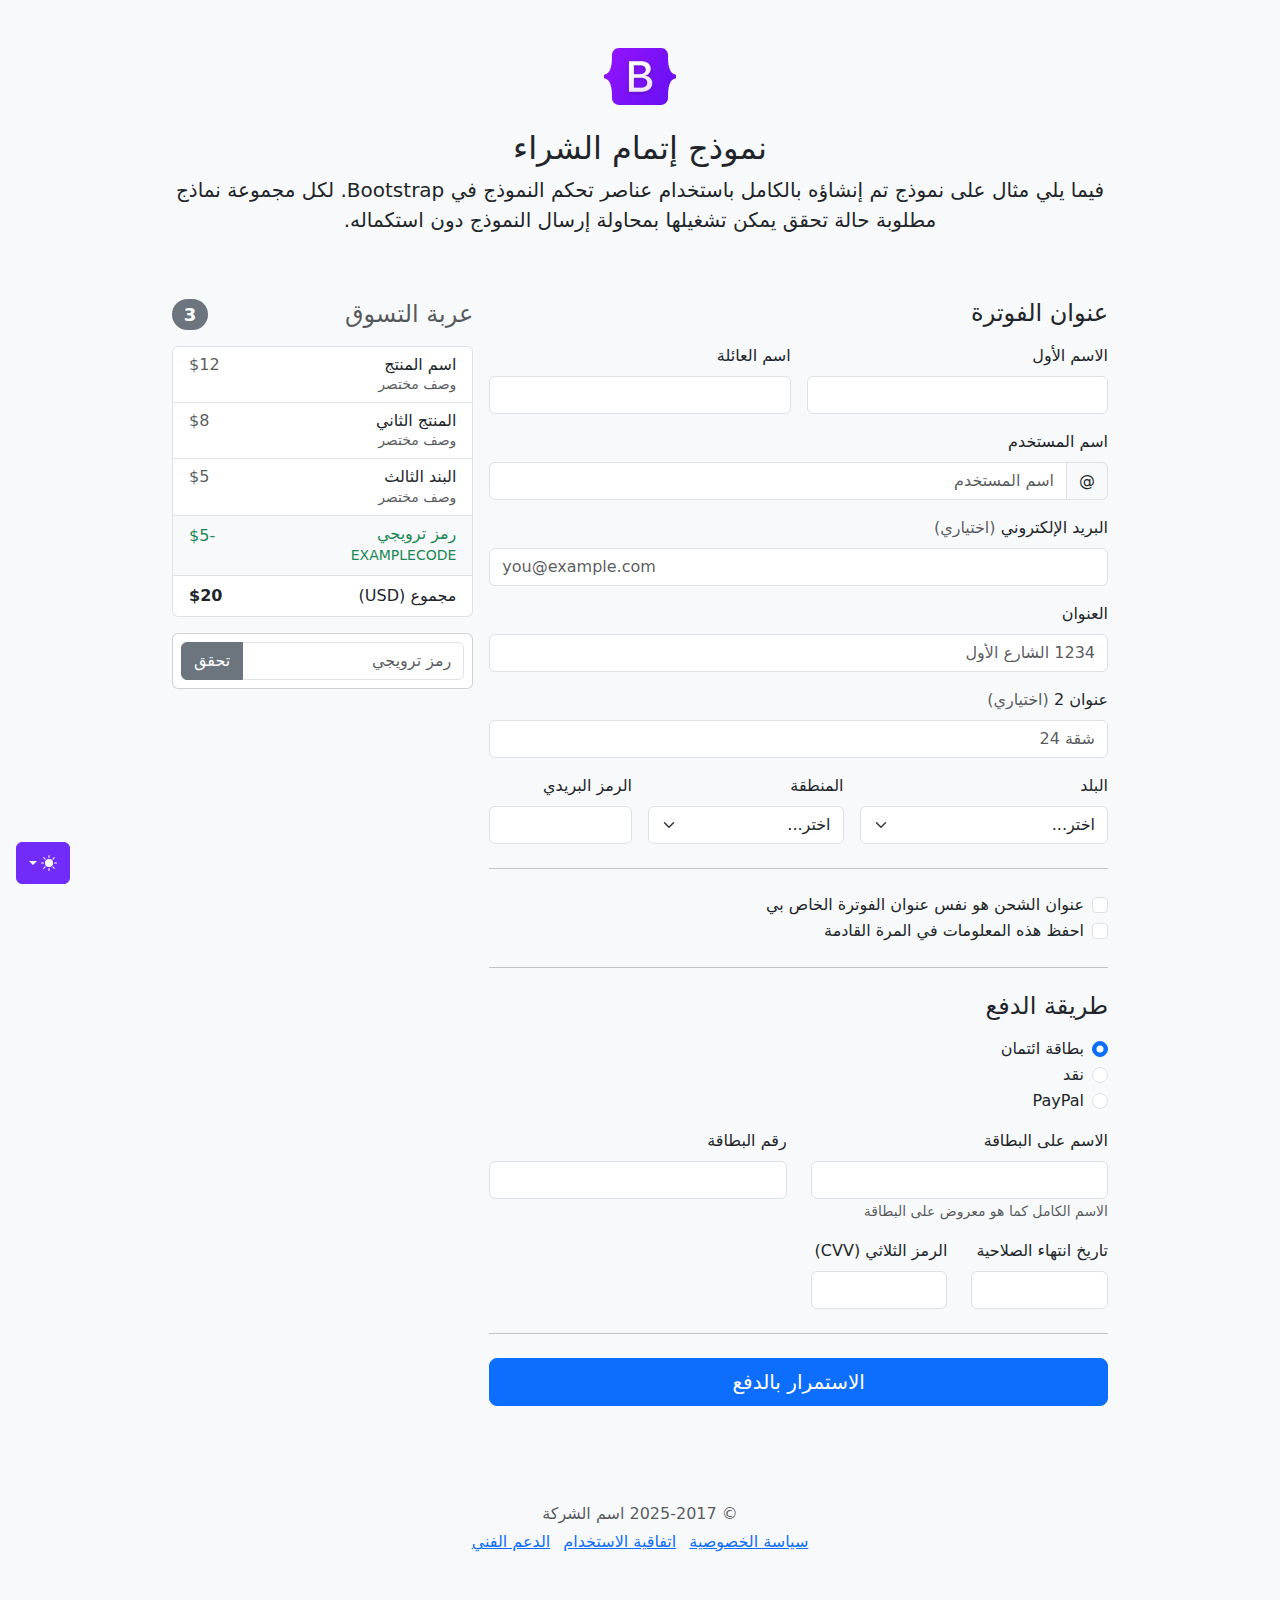
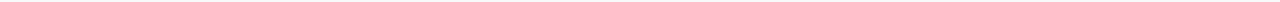
<file: bootstrap-5.3.8-examples/checkout-rtl/index.html>
<!doctype html>
<html lang="ar" dir="rtl" data-bs-theme="auto">
  <head>
    <meta charset="utf-8" />
    <meta name="viewport" content="width=device-width, initial-scale=1" />
    <meta name="description" content="" />
    <meta
      name="author"
      content="Mark Otto, Jacob Thornton, and Bootstrap contributors"
    />
    <meta name="generator" content="Astro v5.13.2" />
    <title>مثال إتمام الشراء · Bootstrap v5.3</title>
    <link
      rel="canonical"
      href="https://getbootstrap.com/docs/5.3/examples/checkout-rtl/"
    />
    <script src="../assets/js/color-modes.js"></script>
    <link href="../assets/dist/css/bootstrap.rtl.min.css" rel="stylesheet" />
    <meta name="theme-color" content="#712cf9" />
    <link href="../checkout/checkout.css" rel="stylesheet" />
    <style>
      .bd-placeholder-img {
        font-size: 1.125rem;
        text-anchor: middle;
        -webkit-user-select: none;
        -moz-user-select: none;
        user-select: none;
      }
      @media (min-width: 768px) {
        .bd-placeholder-img-lg {
          font-size: 3.5rem;
        }
      }
      .b-example-divider {
        width: 100%;
        height: 3rem;
        background-color: #0000001a;
        border: solid rgba(0, 0, 0, 0.15);
        border-width: 1px 0;
        box-shadow:
          inset 0 0.5em 1.5em #0000001a,
          inset 0 0.125em 0.5em #00000026;
      }
      .b-example-vr {
        flex-shrink: 0;
        width: 1.5rem;
        height: 100vh;
      }
      .bi {
        vertical-align: -0.125em;
        fill: currentColor;
      }
      .nav-scroller {
        position: relative;
        z-index: 2;
        height: 2.75rem;
        overflow-y: hidden;
      }
      .nav-scroller .nav {
        display: flex;
        flex-wrap: nowrap;
        padding-bottom: 1rem;
        margin-top: -1px;
        overflow-x: auto;
        text-align: center;
        white-space: nowrap;
        -webkit-overflow-scrolling: touch;
      }
      .btn-bd-primary {
        --bd-violet-bg: #712cf9;
        --bd-violet-rgb: 112.520718, 44.062154, 249.437846;
        --bs-btn-font-weight: 600;
        --bs-btn-color: var(--bs-white);
        --bs-btn-bg: var(--bd-violet-bg);
        --bs-btn-border-color: var(--bd-violet-bg);
        --bs-btn-hover-color: var(--bs-white);
        --bs-btn-hover-bg: #6528e0;
        --bs-btn-hover-border-color: #6528e0;
        --bs-btn-focus-shadow-rgb: var(--bd-violet-rgb);
        --bs-btn-active-color: var(--bs-btn-hover-color);
        --bs-btn-active-bg: #5a23c8;
        --bs-btn-active-border-color: #5a23c8;
      }
      .bd-mode-toggle {
        z-index: 1500;
      }
      .bd-mode-toggle .bi {
        width: 1em;
        height: 1em;
      }
      .bd-mode-toggle .dropdown-menu .active .bi {
        display: block !important;
      }
    </style>
  </head>
  <body class="bg-body-tertiary">
    <svg xmlns="http://www.w3.org/2000/svg" class="d-none">
      <symbol id="check2" viewBox="0 0 16 16">
        <path
          d="M13.854 3.646a.5.5 0 0 1 0 .708l-7 7a.5.5 0 0 1-.708 0l-3.5-3.5a.5.5 0 1 1 .708-.708L6.5 10.293l6.646-6.647a.5.5 0 0 1 .708 0z"
        ></path>
      </symbol>
      <symbol id="circle-half" viewBox="0 0 16 16">
        <path
          d="M8 15A7 7 0 1 0 8 1v14zm0 1A8 8 0 1 1 8 0a8 8 0 0 1 0 16z"
        ></path>
      </symbol>
      <symbol id="moon-stars-fill" viewBox="0 0 16 16">
        <path
          d="M6 .278a.768.768 0 0 1 .08.858 7.208 7.208 0 0 0-.878 3.46c0 4.021 3.278 7.277 7.318 7.277.527 0 1.04-.055 1.533-.16a.787.787 0 0 1 .81.316.733.733 0 0 1-.031.893A8.349 8.349 0 0 1 8.344 16C3.734 16 0 12.286 0 7.71 0 4.266 2.114 1.312 5.124.06A.752.752 0 0 1 6 .278z"
        ></path>
        <path
          d="M10.794 3.148a.217.217 0 0 1 .412 0l.387 1.162c.173.518.579.924 1.097 1.097l1.162.387a.217.217 0 0 1 0 .412l-1.162.387a1.734 1.734 0 0 0-1.097 1.097l-.387 1.162a.217.217 0 0 1-.412 0l-.387-1.162A1.734 1.734 0 0 0 9.31 6.593l-1.162-.387a.217.217 0 0 1 0-.412l1.162-.387a1.734 1.734 0 0 0 1.097-1.097l.387-1.162zM13.863.099a.145.145 0 0 1 .274 0l.258.774c.115.346.386.617.732.732l.774.258a.145.145 0 0 1 0 .274l-.774.258a1.156 1.156 0 0 0-.732.732l-.258.774a.145.145 0 0 1-.274 0l-.258-.774a1.156 1.156 0 0 0-.732-.732l-.774-.258a.145.145 0 0 1 0-.274l.774-.258c.346-.115.617-.386.732-.732L13.863.1z"
        ></path>
      </symbol>
      <symbol id="sun-fill" viewBox="0 0 16 16">
        <path
          d="M8 12a4 4 0 1 0 0-8 4 4 0 0 0 0 8zM8 0a.5.5 0 0 1 .5.5v2a.5.5 0 0 1-1 0v-2A.5.5 0 0 1 8 0zm0 13a.5.5 0 0 1 .5.5v2a.5.5 0 0 1-1 0v-2A.5.5 0 0 1 8 13zm8-5a.5.5 0 0 1-.5.5h-2a.5.5 0 0 1 0-1h2a.5.5 0 0 1 .5.5zM3 8a.5.5 0 0 1-.5.5h-2a.5.5 0 0 1 0-1h2A.5.5 0 0 1 3 8zm10.657-5.657a.5.5 0 0 1 0 .707l-1.414 1.415a.5.5 0 1 1-.707-.708l1.414-1.414a.5.5 0 0 1 .707 0zm-9.193 9.193a.5.5 0 0 1 0 .707L3.05 13.657a.5.5 0 0 1-.707-.707l1.414-1.414a.5.5 0 0 1 .707 0zm9.193 2.121a.5.5 0 0 1-.707 0l-1.414-1.414a.5.5 0 0 1 .707-.707l1.414 1.414a.5.5 0 0 1 0 .707zM4.464 4.465a.5.5 0 0 1-.707 0L2.343 3.05a.5.5 0 1 1 .707-.707l1.414 1.414a.5.5 0 0 1 0 .708z"
        ></path>
      </symbol>
    </svg>
    <div
      class="dropdown position-fixed bottom-0 end-0 mb-3 me-3 bd-mode-toggle"
    >
      <button
        class="btn btn-bd-primary py-2 dropdown-toggle d-flex align-items-center"
        id="bd-theme"
        type="button"
        aria-expanded="false"
        data-bs-toggle="dropdown"
        aria-label="Toggle theme (auto)"
      >
        <svg class="bi my-1 theme-icon-active" aria-hidden="true">
          <use href="#circle-half"></use>
        </svg>
        <span class="visually-hidden" id="bd-theme-text">Toggle theme</span>
      </button>
      <ul
        class="dropdown-menu dropdown-menu-end shadow"
        aria-labelledby="bd-theme-text"
      >
        <li>
          <button
            type="button"
            class="dropdown-item d-flex align-items-center"
            data-bs-theme-value="light"
            aria-pressed="false"
          >
            <svg class="bi me-2 opacity-50" aria-hidden="true">
              <use href="#sun-fill"></use>
            </svg>
            Light
            <svg class="bi ms-auto d-none" aria-hidden="true">
              <use href="#check2"></use>
            </svg>
          </button>
        </li>
        <li>
          <button
            type="button"
            class="dropdown-item d-flex align-items-center"
            data-bs-theme-value="dark"
            aria-pressed="false"
          >
            <svg class="bi me-2 opacity-50" aria-hidden="true">
              <use href="#moon-stars-fill"></use>
            </svg>
            Dark
            <svg class="bi ms-auto d-none" aria-hidden="true">
              <use href="#check2"></use>
            </svg>
          </button>
        </li>
        <li>
          <button
            type="button"
            class="dropdown-item d-flex align-items-center active"
            data-bs-theme-value="auto"
            aria-pressed="true"
          >
            <svg class="bi me-2 opacity-50" aria-hidden="true">
              <use href="#circle-half"></use>
            </svg>
            Auto
            <svg class="bi ms-auto d-none" aria-hidden="true">
              <use href="#check2"></use>
            </svg>
          </button>
        </li>
      </ul>
    </div>
    <div class="container">
      <main>
        <div class="py-5 text-center">
          <img
            class="d-block mx-auto mb-4"
            src="../assets/brand/bootstrap-logo.svg"
            alt=""
            width="72"
            height="57"
          />
          <h1 class="h2">نموذج إتمام الشراء</h1>
          <p class="lead">
            فيما يلي مثال على نموذج تم إنشاؤه بالكامل باستخدام عناصر تحكم
            النموذج في Bootstrap. لكل مجموعة نماذج مطلوبة حالة تحقق يمكن تشغيلها
            بمحاولة إرسال النموذج دون استكماله.
          </p>
        </div>
        <div class="row g-3">
          <div class="col-md-5 col-lg-4 order-md-last">
            <h4 class="d-flex justify-content-between align-items-center mb-3">
              <span class="text-body-secondary">عربة التسوق</span>
              <span class="badge bg-secondary rounded-pill">3</span>
            </h4>
            <ul class="list-group mb-3">
              <li class="list-group-item d-flex justify-content-between lh-sm">
                <div>
                  <h6 class="my-0">اسم المنتج</h6>
                  <small class="text-body-secondary">وصف مختصر</small>
                </div>
                <span class="text-body-secondary">$12</span>
              </li>
              <li class="list-group-item d-flex justify-content-between lh-sm">
                <div>
                  <h6 class="my-0">المنتج الثاني</h6>
                  <small class="text-body-secondary">وصف مختصر</small>
                </div>
                <span class="text-body-secondary">$8</span>
              </li>
              <li class="list-group-item d-flex justify-content-between lh-sm">
                <div>
                  <h6 class="my-0">البند الثالث</h6>
                  <small class="text-body-secondary">وصف مختصر</small>
                </div>
                <span class="text-body-secondary">$5</span>
              </li>
              <li
                class="list-group-item d-flex justify-content-between bg-body-tertiary"
              >
                <div class="text-success">
                  <h6 class="my-0">رمز ترويجي</h6>
                  <small>EXAMPLECODE</small>
                </div>
                <span class="text-success">-$5</span>
              </li>
              <li class="list-group-item d-flex justify-content-between">
                <span>مجموع (USD)</span> <strong>$20</strong>
              </li>
            </ul>
            <form class="card p-2">
              <div class="input-group">
                <input
                  type="text"
                  class="form-control"
                  placeholder="رمز ترويجي"
                />
                <button type="submit" class="btn btn-secondary">تحقق</button>
              </div>
            </form>
          </div>
          <div class="col-md-7 col-lg-8">
            <h4 class="mb-3">عنوان الفوترة</h4>
            <form class="needs-validation" novalidate>
              <div class="row g-3">
                <div class="col-sm-6">
                  <label for="firstName" class="form-label">الاسم الأول</label>
                  <input
                    type="text"
                    class="form-control"
                    id="firstName"
                    placeholder=""
                    value=""
                    required
                  />
                  <div class="invalid-feedback">يرجى إدخال اسم أول صحيح.</div>
                </div>
                <div class="col-sm-6">
                  <label for="lastName" class="form-label">اسم العائلة</label>
                  <input
                    type="text"
                    class="form-control"
                    id="lastName"
                    placeholder=""
                    value=""
                    required
                  />
                  <div class="invalid-feedback">يرجى إدخال اسم عائلة صحيح.</div>
                </div>
                <div class="col-12">
                  <label for="username" class="form-label">اسم المستخدم</label>
                  <div class="input-group has-validation">
                    <span class="input-group-text">@</span>
                    <input
                      type="text"
                      class="form-control"
                      id="username"
                      placeholder="اسم المستخدم"
                      required
                    />
                    <div class="invalid-feedback">
                      اسم المستخدم الخاص بك مطلوب.
                    </div>
                  </div>
                </div>
                <div class="col-12">
                  <label for="email" class="form-label"
                    >البريد الإلكتروني
                    <span class="text-body-secondary">(اختياري)</span></label
                  >
                  <input
                    type="email"
                    class="form-control"
                    id="email"
                    placeholder="you@example.com"
                  />
                  <div class="invalid-feedback">
                    يرجى إدخال عنوان بريد إلكتروني صحيح لتصلكم تحديثات الشحن.
                  </div>
                </div>
                <div class="col-12">
                  <label for="address" class="form-label">العنوان</label>
                  <input
                    type="text"
                    class="form-control"
                    id="address"
                    placeholder="1234 الشارع الأول"
                    required
                  />
                  <div class="invalid-feedback">
                    يرجى إدخال عنوان الشحن الخاص بك.
                  </div>
                </div>
                <div class="col-12">
                  <label for="address2" class="form-label"
                    >عنوان 2
                    <span class="text-body-secondary">(اختياري)</span></label
                  >
                  <input
                    type="text"
                    class="form-control"
                    id="address2"
                    placeholder="شقة 24"
                  />
                </div>
                <div class="col-md-5">
                  <label for="country" class="form-label">البلد</label>
                  <select class="form-select" id="country" required>
                    <option value="">اختر...</option>
                    <option>الولايات المتحدة الأمريكية</option>
                  </select>
                  <div class="invalid-feedback">يرجى اختيار بلد صحيح.</div>
                </div>
                <div class="col-md-4">
                  <label for="state" class="form-label">المنطقة</label>
                  <select class="form-select" id="state" required>
                    <option value="">اختر...</option>
                    <option>كاليفورنيا</option>
                  </select>
                  <div class="invalid-feedback">
                    يرجى اختيار اسم منطقة صحيح.
                  </div>
                </div>
                <div class="col-md-3">
                  <label for="zip" class="form-label">الرمز البريدي</label>
                  <input
                    type="text"
                    class="form-control"
                    id="zip"
                    placeholder=""
                    required
                  />
                  <div class="invalid-feedback">الرمز البريدي مطلوب.</div>
                </div>
              </div>
              <hr class="my-4" />
              <div class="form-check">
                <input
                  type="checkbox"
                  class="form-check-input"
                  id="same-address"
                />
                <label class="form-check-label" for="same-address"
                  >عنوان الشحن هو نفس عنوان الفوترة الخاص بي</label
                >
              </div>
              <div class="form-check">
                <input
                  type="checkbox"
                  class="form-check-input"
                  id="save-info"
                />
                <label class="form-check-label" for="save-info"
                  >احفظ هذه المعلومات في المرة القادمة</label
                >
              </div>
              <hr class="my-4" />
              <h4 class="mb-3">طريقة الدفع</h4>
              <div class="my-3">
                <div class="form-check">
                  <input
                    id="credit"
                    name="paymentMethod"
                    type="radio"
                    class="form-check-input"
                    checked
                    required
                  />
                  <label class="form-check-label" for="credit"
                    >بطاقة ائتمان</label
                  >
                </div>
                <div class="form-check">
                  <input
                    id="cash"
                    name="paymentMethod"
                    type="radio"
                    class="form-check-input"
                    required
                  />
                  <label class="form-check-label" for="cash">نقد</label>
                </div>
                <div class="form-check">
                  <input
                    id="paypal"
                    name="paymentMethod"
                    type="radio"
                    class="form-check-input"
                    required
                  />
                  <label class="form-check-label" for="paypal">PayPal</label>
                </div>
              </div>
              <div class="row gy-3">
                <div class="col-md-6">
                  <label for="cc-name" class="form-label"
                    >الاسم على البطاقة</label
                  >
                  <input
                    type="text"
                    class="form-control"
                    id="cc-name"
                    placeholder=""
                    required
                  />
                  <small class="text-body-secondary"
                    >الاسم الكامل كما هو معروض على البطاقة</small
                  >
                  <div class="invalid-feedback">الاسم على البطاقة مطلوب</div>
                </div>
                <div class="col-md-6">
                  <label for="cc-number" class="form-label">رقم البطاقة</label>
                  <input
                    type="text"
                    class="form-control"
                    id="cc-number"
                    placeholder=""
                    required
                  />
                  <div class="invalid-feedback">رقم بطاقة الائتمان مطلوب</div>
                </div>
                <div class="col-md-3">
                  <label for="cc-expiration" class="form-label"
                    >تاريخ انتهاء الصلاحية</label
                  >
                  <input
                    type="text"
                    class="form-control"
                    id="cc-expiration"
                    placeholder=""
                    required
                  />
                  <div class="invalid-feedback">
                    تاريخ انتهاء الصلاحية مطلوب
                  </div>
                </div>
                <div class="col-md-3">
                  <label for="cc-cvv" class="form-label"
                    >الرمز الثلاثي (CVV)</label
                  >
                  <input
                    type="text"
                    class="form-control"
                    id="cc-cvv"
                    placeholder=""
                    required
                  />
                  <div class="invalid-feedback">رمز الحماية مطلوب</div>
                </div>
              </div>
              <hr class="my-4" />
              <button class="w-100 btn btn-primary btn-lg" type="submit">
                الاستمرار بالدفع
              </button>
            </form>
          </div>
        </div>
      </main>
      <footer class="my-5 pt-5 text-body-secondary text-center text-small">
        <p class="mb-1">&copy; 2025-2017 اسم الشركة</p>
        <ul class="list-inline">
          <li class="list-inline-item"><a href="#">سياسة الخصوصية</a></li>
          <li class="list-inline-item"><a href="#">اتفاقية الاستخدام</a></li>
          <li class="list-inline-item"><a href="#">الدعم الفني</a></li>
        </ul>
      </footer>
    </div>
    <script
      src="../assets/dist/js/bootstrap.bundle.min.js"
      class="astro-vvvwv3sm"
    ></script>
    <script src="../checkout/checkout.js" class="astro-vvvwv3sm"></script>
  </body>
</html>
</file>
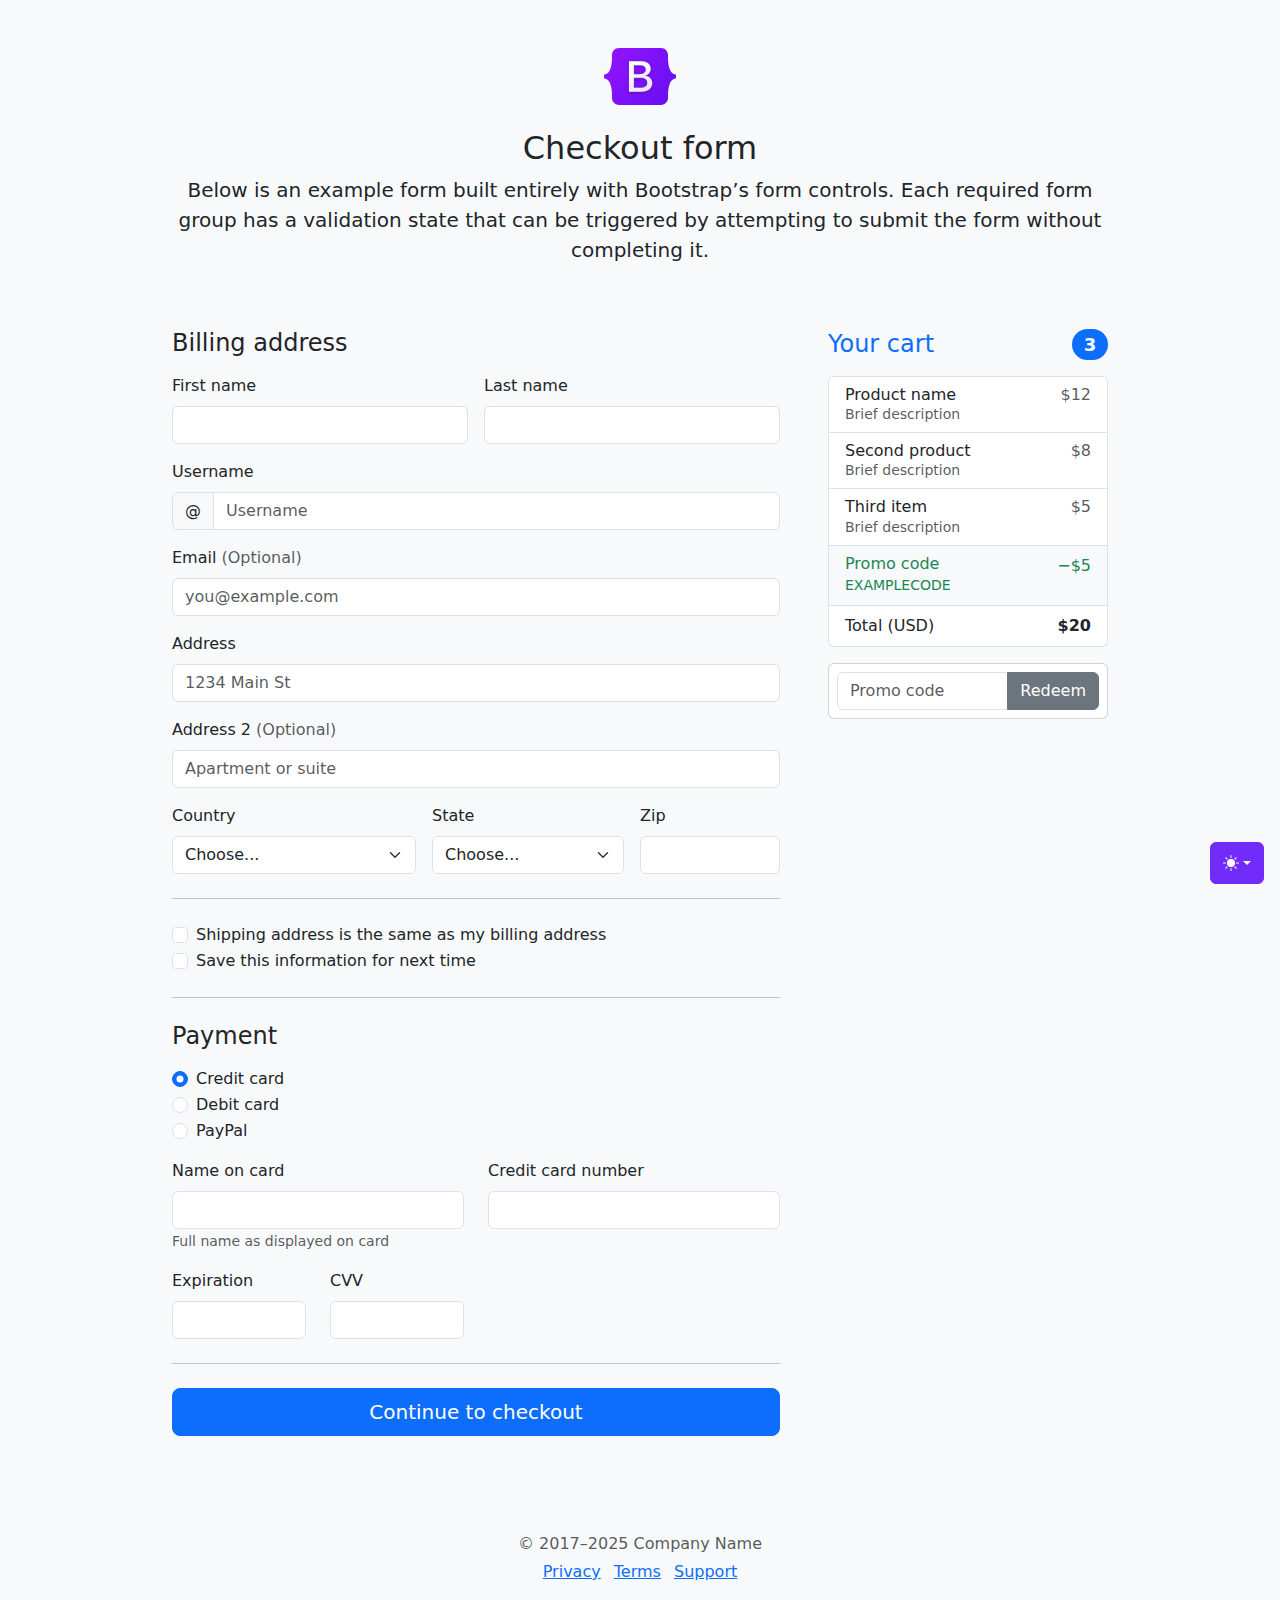
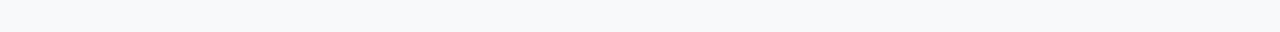
<file: bootstrap-5.3.8-examples/checkout/index.html>
<!doctype html>
<html lang="en" data-bs-theme="auto">
  <head>
    <meta charset="utf-8" />
    <meta name="viewport" content="width=device-width, initial-scale=1" />
    <meta name="description" content="" />
    <meta
      name="author"
      content="Mark Otto, Jacob Thornton, and Bootstrap contributors"
    />
    <meta name="generator" content="Astro v5.13.2" />
    <title>Checkout example · Bootstrap v5.3</title>
    <link
      rel="canonical"
      href="https://getbootstrap.com/docs/5.3/examples/checkout/"
    />
    <script src="../assets/js/color-modes.js"></script>
    <link href="../assets/dist/css/bootstrap.min.css" rel="stylesheet" />
    <meta name="theme-color" content="#712cf9" />
    <link href="checkout.css" rel="stylesheet" />
    <style>
      .bd-placeholder-img {
        font-size: 1.125rem;
        text-anchor: middle;
        -webkit-user-select: none;
        -moz-user-select: none;
        user-select: none;
      }
      @media (min-width: 768px) {
        .bd-placeholder-img-lg {
          font-size: 3.5rem;
        }
      }
      .b-example-divider {
        width: 100%;
        height: 3rem;
        background-color: #0000001a;
        border: solid rgba(0, 0, 0, 0.15);
        border-width: 1px 0;
        box-shadow:
          inset 0 0.5em 1.5em #0000001a,
          inset 0 0.125em 0.5em #00000026;
      }
      .b-example-vr {
        flex-shrink: 0;
        width: 1.5rem;
        height: 100vh;
      }
      .bi {
        vertical-align: -0.125em;
        fill: currentColor;
      }
      .nav-scroller {
        position: relative;
        z-index: 2;
        height: 2.75rem;
        overflow-y: hidden;
      }
      .nav-scroller .nav {
        display: flex;
        flex-wrap: nowrap;
        padding-bottom: 1rem;
        margin-top: -1px;
        overflow-x: auto;
        text-align: center;
        white-space: nowrap;
        -webkit-overflow-scrolling: touch;
      }
      .btn-bd-primary {
        --bd-violet-bg: #712cf9;
        --bd-violet-rgb: 112.520718, 44.062154, 249.437846;
        --bs-btn-font-weight: 600;
        --bs-btn-color: var(--bs-white);
        --bs-btn-bg: var(--bd-violet-bg);
        --bs-btn-border-color: var(--bd-violet-bg);
        --bs-btn-hover-color: var(--bs-white);
        --bs-btn-hover-bg: #6528e0;
        --bs-btn-hover-border-color: #6528e0;
        --bs-btn-focus-shadow-rgb: var(--bd-violet-rgb);
        --bs-btn-active-color: var(--bs-btn-hover-color);
        --bs-btn-active-bg: #5a23c8;
        --bs-btn-active-border-color: #5a23c8;
      }
      .bd-mode-toggle {
        z-index: 1500;
      }
      .bd-mode-toggle .bi {
        width: 1em;
        height: 1em;
      }
      .bd-mode-toggle .dropdown-menu .active .bi {
        display: block !important;
      }
    </style>
  </head>
  <body class="bg-body-tertiary">
    <svg xmlns="http://www.w3.org/2000/svg" class="d-none">
      <symbol id="check2" viewBox="0 0 16 16">
        <path
          d="M13.854 3.646a.5.5 0 0 1 0 .708l-7 7a.5.5 0 0 1-.708 0l-3.5-3.5a.5.5 0 1 1 .708-.708L6.5 10.293l6.646-6.647a.5.5 0 0 1 .708 0z"
        ></path>
      </symbol>
      <symbol id="circle-half" viewBox="0 0 16 16">
        <path
          d="M8 15A7 7 0 1 0 8 1v14zm0 1A8 8 0 1 1 8 0a8 8 0 0 1 0 16z"
        ></path>
      </symbol>
      <symbol id="moon-stars-fill" viewBox="0 0 16 16">
        <path
          d="M6 .278a.768.768 0 0 1 .08.858 7.208 7.208 0 0 0-.878 3.46c0 4.021 3.278 7.277 7.318 7.277.527 0 1.04-.055 1.533-.16a.787.787 0 0 1 .81.316.733.733 0 0 1-.031.893A8.349 8.349 0 0 1 8.344 16C3.734 16 0 12.286 0 7.71 0 4.266 2.114 1.312 5.124.06A.752.752 0 0 1 6 .278z"
        ></path>
        <path
          d="M10.794 3.148a.217.217 0 0 1 .412 0l.387 1.162c.173.518.579.924 1.097 1.097l1.162.387a.217.217 0 0 1 0 .412l-1.162.387a1.734 1.734 0 0 0-1.097 1.097l-.387 1.162a.217.217 0 0 1-.412 0l-.387-1.162A1.734 1.734 0 0 0 9.31 6.593l-1.162-.387a.217.217 0 0 1 0-.412l1.162-.387a1.734 1.734 0 0 0 1.097-1.097l.387-1.162zM13.863.099a.145.145 0 0 1 .274 0l.258.774c.115.346.386.617.732.732l.774.258a.145.145 0 0 1 0 .274l-.774.258a1.156 1.156 0 0 0-.732.732l-.258.774a.145.145 0 0 1-.274 0l-.258-.774a1.156 1.156 0 0 0-.732-.732l-.774-.258a.145.145 0 0 1 0-.274l.774-.258c.346-.115.617-.386.732-.732L13.863.1z"
        ></path>
      </symbol>
      <symbol id="sun-fill" viewBox="0 0 16 16">
        <path
          d="M8 12a4 4 0 1 0 0-8 4 4 0 0 0 0 8zM8 0a.5.5 0 0 1 .5.5v2a.5.5 0 0 1-1 0v-2A.5.5 0 0 1 8 0zm0 13a.5.5 0 0 1 .5.5v2a.5.5 0 0 1-1 0v-2A.5.5 0 0 1 8 13zm8-5a.5.5 0 0 1-.5.5h-2a.5.5 0 0 1 0-1h2a.5.5 0 0 1 .5.5zM3 8a.5.5 0 0 1-.5.5h-2a.5.5 0 0 1 0-1h2A.5.5 0 0 1 3 8zm10.657-5.657a.5.5 0 0 1 0 .707l-1.414 1.415a.5.5 0 1 1-.707-.708l1.414-1.414a.5.5 0 0 1 .707 0zm-9.193 9.193a.5.5 0 0 1 0 .707L3.05 13.657a.5.5 0 0 1-.707-.707l1.414-1.414a.5.5 0 0 1 .707 0zm9.193 2.121a.5.5 0 0 1-.707 0l-1.414-1.414a.5.5 0 0 1 .707-.707l1.414 1.414a.5.5 0 0 1 0 .707zM4.464 4.465a.5.5 0 0 1-.707 0L2.343 3.05a.5.5 0 1 1 .707-.707l1.414 1.414a.5.5 0 0 1 0 .708z"
        ></path>
      </symbol>
    </svg>
    <div
      class="dropdown position-fixed bottom-0 end-0 mb-3 me-3 bd-mode-toggle"
    >
      <button
        class="btn btn-bd-primary py-2 dropdown-toggle d-flex align-items-center"
        id="bd-theme"
        type="button"
        aria-expanded="false"
        data-bs-toggle="dropdown"
        aria-label="Toggle theme (auto)"
      >
        <svg class="bi my-1 theme-icon-active" aria-hidden="true">
          <use href="#circle-half"></use>
        </svg>
        <span class="visually-hidden" id="bd-theme-text">Toggle theme</span>
      </button>
      <ul
        class="dropdown-menu dropdown-menu-end shadow"
        aria-labelledby="bd-theme-text"
      >
        <li>
          <button
            type="button"
            class="dropdown-item d-flex align-items-center"
            data-bs-theme-value="light"
            aria-pressed="false"
          >
            <svg class="bi me-2 opacity-50" aria-hidden="true">
              <use href="#sun-fill"></use>
            </svg>
            Light
            <svg class="bi ms-auto d-none" aria-hidden="true">
              <use href="#check2"></use>
            </svg>
          </button>
        </li>
        <li>
          <button
            type="button"
            class="dropdown-item d-flex align-items-center"
            data-bs-theme-value="dark"
            aria-pressed="false"
          >
            <svg class="bi me-2 opacity-50" aria-hidden="true">
              <use href="#moon-stars-fill"></use>
            </svg>
            Dark
            <svg class="bi ms-auto d-none" aria-hidden="true">
              <use href="#check2"></use>
            </svg>
          </button>
        </li>
        <li>
          <button
            type="button"
            class="dropdown-item d-flex align-items-center active"
            data-bs-theme-value="auto"
            aria-pressed="true"
          >
            <svg class="bi me-2 opacity-50" aria-hidden="true">
              <use href="#circle-half"></use>
            </svg>
            Auto
            <svg class="bi ms-auto d-none" aria-hidden="true">
              <use href="#check2"></use>
            </svg>
          </button>
        </li>
      </ul>
    </div>
    <div class="container">
      <main>
        <div class="py-5 text-center">
          <img
            class="d-block mx-auto mb-4"
            src="../assets/brand/bootstrap-logo.svg"
            alt=""
            width="72"
            height="57"
          />
          <h1 class="h2">Checkout form</h1>
          <p class="lead">
            Below is an example form built entirely with Bootstrap’s form
            controls. Each required form group has a validation state that can
            be triggered by attempting to submit the form without completing it.
          </p>
        </div>
        <div class="row g-5">
          <div class="col-md-5 col-lg-4 order-md-last">
            <h4 class="d-flex justify-content-between align-items-center mb-3">
              <span class="text-primary">Your cart</span>
              <span class="badge bg-primary rounded-pill">3</span>
            </h4>
            <ul class="list-group mb-3">
              <li class="list-group-item d-flex justify-content-between lh-sm">
                <div>
                  <h6 class="my-0">Product name</h6>
                  <small class="text-body-secondary">Brief description</small>
                </div>
                <span class="text-body-secondary">$12</span>
              </li>
              <li class="list-group-item d-flex justify-content-between lh-sm">
                <div>
                  <h6 class="my-0">Second product</h6>
                  <small class="text-body-secondary">Brief description</small>
                </div>
                <span class="text-body-secondary">$8</span>
              </li>
              <li class="list-group-item d-flex justify-content-between lh-sm">
                <div>
                  <h6 class="my-0">Third item</h6>
                  <small class="text-body-secondary">Brief description</small>
                </div>
                <span class="text-body-secondary">$5</span>
              </li>
              <li
                class="list-group-item d-flex justify-content-between bg-body-tertiary"
              >
                <div class="text-success">
                  <h6 class="my-0">Promo code</h6>
                  <small>EXAMPLECODE</small>
                </div>
                <span class="text-success">−$5</span>
              </li>
              <li class="list-group-item d-flex justify-content-between">
                <span>Total (USD)</span> <strong>$20</strong>
              </li>
            </ul>
            <form class="card p-2">
              <div class="input-group">
                <input
                  type="text"
                  class="form-control"
                  placeholder="Promo code"
                />
                <button type="submit" class="btn btn-secondary">Redeem</button>
              </div>
            </form>
          </div>
          <div class="col-md-7 col-lg-8">
            <h4 class="mb-3">Billing address</h4>
            <form class="needs-validation" novalidate>
              <div class="row g-3">
                <div class="col-sm-6">
                  <label for="firstName" class="form-label">First name</label>
                  <input
                    type="text"
                    class="form-control"
                    id="firstName"
                    placeholder=""
                    value=""
                    required
                  />
                  <div class="invalid-feedback">
                    Valid first name is required.
                  </div>
                </div>
                <div class="col-sm-6">
                  <label for="lastName" class="form-label">Last name</label>
                  <input
                    type="text"
                    class="form-control"
                    id="lastName"
                    placeholder=""
                    value=""
                    required
                  />
                  <div class="invalid-feedback">
                    Valid last name is required.
                  </div>
                </div>
                <div class="col-12">
                  <label for="username" class="form-label">Username</label>
                  <div class="input-group has-validation">
                    <span class="input-group-text">@</span>
                    <input
                      type="text"
                      class="form-control"
                      id="username"
                      placeholder="Username"
                      required
                    />
                    <div class="invalid-feedback">
                      Your username is required.
                    </div>
                  </div>
                </div>
                <div class="col-12">
                  <label for="email" class="form-label"
                    >Email
                    <span class="text-body-secondary">(Optional)</span></label
                  >
                  <input
                    type="email"
                    class="form-control"
                    id="email"
                    placeholder="you@example.com"
                  />
                  <div class="invalid-feedback">
                    Please enter a valid email address for shipping updates.
                  </div>
                </div>
                <div class="col-12">
                  <label for="address" class="form-label">Address</label>
                  <input
                    type="text"
                    class="form-control"
                    id="address"
                    placeholder="1234 Main St"
                    required
                  />
                  <div class="invalid-feedback">
                    Please enter your shipping address.
                  </div>
                </div>
                <div class="col-12">
                  <label for="address2" class="form-label"
                    >Address 2
                    <span class="text-body-secondary">(Optional)</span></label
                  >
                  <input
                    type="text"
                    class="form-control"
                    id="address2"
                    placeholder="Apartment or suite"
                  />
                </div>
                <div class="col-md-5">
                  <label for="country" class="form-label">Country</label>
                  <select class="form-select" id="country" required>
                    <option value="">Choose...</option>
                    <option>United States</option>
                  </select>
                  <div class="invalid-feedback">
                    Please select a valid country.
                  </div>
                </div>
                <div class="col-md-4">
                  <label for="state" class="form-label">State</label>
                  <select class="form-select" id="state" required>
                    <option value="">Choose...</option>
                    <option>California</option>
                  </select>
                  <div class="invalid-feedback">
                    Please provide a valid state.
                  </div>
                </div>
                <div class="col-md-3">
                  <label for="zip" class="form-label">Zip</label>
                  <input
                    type="text"
                    class="form-control"
                    id="zip"
                    placeholder=""
                    required
                  />
                  <div class="invalid-feedback">Zip code required.</div>
                </div>
              </div>
              <hr class="my-4" />
              <div class="form-check">
                <input
                  type="checkbox"
                  class="form-check-input"
                  id="same-address"
                />
                <label class="form-check-label" for="same-address"
                  >Shipping address is the same as my billing address</label
                >
              </div>
              <div class="form-check">
                <input
                  type="checkbox"
                  class="form-check-input"
                  id="save-info"
                />
                <label class="form-check-label" for="save-info"
                  >Save this information for next time</label
                >
              </div>
              <hr class="my-4" />
              <h4 class="mb-3">Payment</h4>
              <div class="my-3">
                <div class="form-check">
                  <input
                    id="credit"
                    name="paymentMethod"
                    type="radio"
                    class="form-check-input"
                    checked
                    required
                  />
                  <label class="form-check-label" for="credit"
                    >Credit card</label
                  >
                </div>
                <div class="form-check">
                  <input
                    id="debit"
                    name="paymentMethod"
                    type="radio"
                    class="form-check-input"
                    required
                  />
                  <label class="form-check-label" for="debit">Debit card</label>
                </div>
                <div class="form-check">
                  <input
                    id="paypal"
                    name="paymentMethod"
                    type="radio"
                    class="form-check-input"
                    required
                  />
                  <label class="form-check-label" for="paypal">PayPal</label>
                </div>
              </div>
              <div class="row gy-3">
                <div class="col-md-6">
                  <label for="cc-name" class="form-label">Name on card</label>
                  <input
                    type="text"
                    class="form-control"
                    id="cc-name"
                    placeholder=""
                    required
                  />
                  <small class="text-body-secondary"
                    >Full name as displayed on card</small
                  >
                  <div class="invalid-feedback">Name on card is required</div>
                </div>
                <div class="col-md-6">
                  <label for="cc-number" class="form-label"
                    >Credit card number</label
                  >
                  <input
                    type="text"
                    class="form-control"
                    id="cc-number"
                    placeholder=""
                    required
                  />
                  <div class="invalid-feedback">
                    Credit card number is required
                  </div>
                </div>
                <div class="col-md-3">
                  <label for="cc-expiration" class="form-label"
                    >Expiration</label
                  >
                  <input
                    type="text"
                    class="form-control"
                    id="cc-expiration"
                    placeholder=""
                    required
                  />
                  <div class="invalid-feedback">Expiration date required</div>
                </div>
                <div class="col-md-3">
                  <label for="cc-cvv" class="form-label">CVV</label>
                  <input
                    type="text"
                    class="form-control"
                    id="cc-cvv"
                    placeholder=""
                    required
                  />
                  <div class="invalid-feedback">Security code required</div>
                </div>
              </div>
              <hr class="my-4" />
              <button class="w-100 btn btn-primary btn-lg" type="submit">
                Continue to checkout
              </button>
            </form>
          </div>
        </div>
      </main>
      <footer class="my-5 pt-5 text-body-secondary text-center text-small">
        <p class="mb-1">&copy; 2017–2025 Company Name</p>
        <ul class="list-inline">
          <li class="list-inline-item"><a href="#">Privacy</a></li>
          <li class="list-inline-item"><a href="#">Terms</a></li>
          <li class="list-inline-item"><a href="#">Support</a></li>
        </ul>
      </footer>
    </div>
    <script
      src="../assets/dist/js/bootstrap.bundle.min.js"
      class="astro-vvvwv3sm"
    ></script>
    <script src="checkout.js" class="astro-vvvwv3sm"></script>
  </body>
</html>
</file>
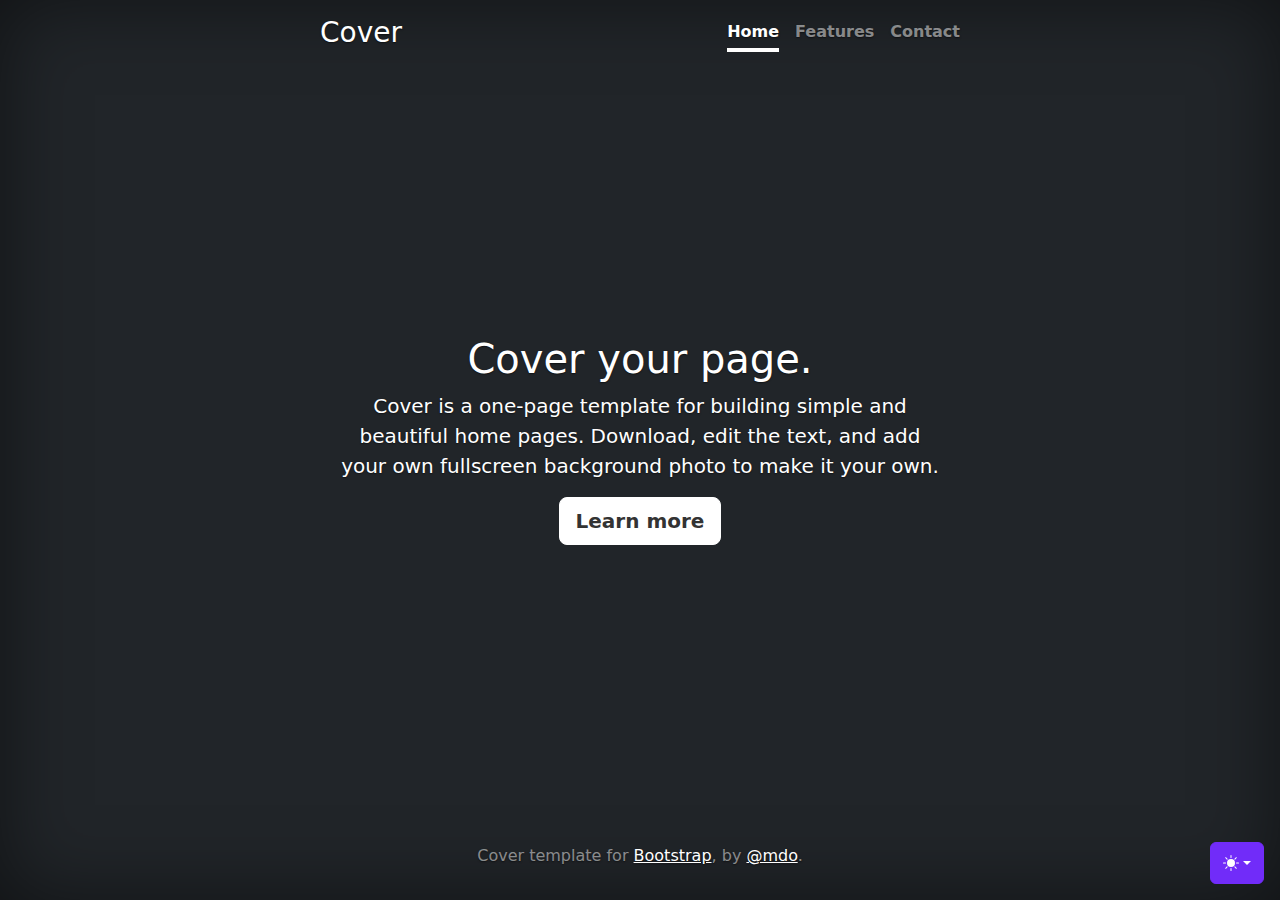
<file: bootstrap-5.3.8-examples/cover/index.html>
<!doctype html>
<html lang="en" class="h-100" data-bs-theme="auto">
  <head>
    <meta charset="utf-8" />
    <meta name="viewport" content="width=device-width, initial-scale=1" />
    <meta name="description" content="" />
    <meta
      name="author"
      content="Mark Otto, Jacob Thornton, and Bootstrap contributors"
    />
    <meta name="generator" content="Astro v5.13.2" />
    <title>Cover Template · Bootstrap v5.3</title>
    <link
      rel="canonical"
      href="https://getbootstrap.com/docs/5.3/examples/cover/"
    />
    <script src="../assets/js/color-modes.js"></script>
    <link href="../assets/dist/css/bootstrap.min.css" rel="stylesheet" />
    <meta name="theme-color" content="#712cf9" />
    <link href="cover.css" rel="stylesheet" />
    <style>
      .bd-placeholder-img {
        font-size: 1.125rem;
        text-anchor: middle;
        -webkit-user-select: none;
        -moz-user-select: none;
        user-select: none;
      }
      @media (min-width: 768px) {
        .bd-placeholder-img-lg {
          font-size: 3.5rem;
        }
      }
      .b-example-divider {
        width: 100%;
        height: 3rem;
        background-color: #0000001a;
        border: solid rgba(0, 0, 0, 0.15);
        border-width: 1px 0;
        box-shadow:
          inset 0 0.5em 1.5em #0000001a,
          inset 0 0.125em 0.5em #00000026;
      }
      .b-example-vr {
        flex-shrink: 0;
        width: 1.5rem;
        height: 100vh;
      }
      .bi {
        vertical-align: -0.125em;
        fill: currentColor;
      }
      .nav-scroller {
        position: relative;
        z-index: 2;
        height: 2.75rem;
        overflow-y: hidden;
      }
      .nav-scroller .nav {
        display: flex;
        flex-wrap: nowrap;
        padding-bottom: 1rem;
        margin-top: -1px;
        overflow-x: auto;
        text-align: center;
        white-space: nowrap;
        -webkit-overflow-scrolling: touch;
      }
      .btn-bd-primary {
        --bd-violet-bg: #712cf9;
        --bd-violet-rgb: 112.520718, 44.062154, 249.437846;
        --bs-btn-font-weight: 600;
        --bs-btn-color: var(--bs-white);
        --bs-btn-bg: var(--bd-violet-bg);
        --bs-btn-border-color: var(--bd-violet-bg);
        --bs-btn-hover-color: var(--bs-white);
        --bs-btn-hover-bg: #6528e0;
        --bs-btn-hover-border-color: #6528e0;
        --bs-btn-focus-shadow-rgb: var(--bd-violet-rgb);
        --bs-btn-active-color: var(--bs-btn-hover-color);
        --bs-btn-active-bg: #5a23c8;
        --bs-btn-active-border-color: #5a23c8;
      }
      .bd-mode-toggle {
        z-index: 1500;
      }
      .bd-mode-toggle .bi {
        width: 1em;
        height: 1em;
      }
      .bd-mode-toggle .dropdown-menu .active .bi {
        display: block !important;
      }
    </style>
  </head>
  <body class="d-flex h-100 text-center text-bg-dark">
    <svg xmlns="http://www.w3.org/2000/svg" class="d-none">
      <symbol id="check2" viewBox="0 0 16 16">
        <path
          d="M13.854 3.646a.5.5 0 0 1 0 .708l-7 7a.5.5 0 0 1-.708 0l-3.5-3.5a.5.5 0 1 1 .708-.708L6.5 10.293l6.646-6.647a.5.5 0 0 1 .708 0z"
        ></path>
      </symbol>
      <symbol id="circle-half" viewBox="0 0 16 16">
        <path
          d="M8 15A7 7 0 1 0 8 1v14zm0 1A8 8 0 1 1 8 0a8 8 0 0 1 0 16z"
        ></path>
      </symbol>
      <symbol id="moon-stars-fill" viewBox="0 0 16 16">
        <path
          d="M6 .278a.768.768 0 0 1 .08.858 7.208 7.208 0 0 0-.878 3.46c0 4.021 3.278 7.277 7.318 7.277.527 0 1.04-.055 1.533-.16a.787.787 0 0 1 .81.316.733.733 0 0 1-.031.893A8.349 8.349 0 0 1 8.344 16C3.734 16 0 12.286 0 7.71 0 4.266 2.114 1.312 5.124.06A.752.752 0 0 1 6 .278z"
        ></path>
        <path
          d="M10.794 3.148a.217.217 0 0 1 .412 0l.387 1.162c.173.518.579.924 1.097 1.097l1.162.387a.217.217 0 0 1 0 .412l-1.162.387a1.734 1.734 0 0 0-1.097 1.097l-.387 1.162a.217.217 0 0 1-.412 0l-.387-1.162A1.734 1.734 0 0 0 9.31 6.593l-1.162-.387a.217.217 0 0 1 0-.412l1.162-.387a1.734 1.734 0 0 0 1.097-1.097l.387-1.162zM13.863.099a.145.145 0 0 1 .274 0l.258.774c.115.346.386.617.732.732l.774.258a.145.145 0 0 1 0 .274l-.774.258a1.156 1.156 0 0 0-.732.732l-.258.774a.145.145 0 0 1-.274 0l-.258-.774a1.156 1.156 0 0 0-.732-.732l-.774-.258a.145.145 0 0 1 0-.274l.774-.258c.346-.115.617-.386.732-.732L13.863.1z"
        ></path>
      </symbol>
      <symbol id="sun-fill" viewBox="0 0 16 16">
        <path
          d="M8 12a4 4 0 1 0 0-8 4 4 0 0 0 0 8zM8 0a.5.5 0 0 1 .5.5v2a.5.5 0 0 1-1 0v-2A.5.5 0 0 1 8 0zm0 13a.5.5 0 0 1 .5.5v2a.5.5 0 0 1-1 0v-2A.5.5 0 0 1 8 13zm8-5a.5.5 0 0 1-.5.5h-2a.5.5 0 0 1 0-1h2a.5.5 0 0 1 .5.5zM3 8a.5.5 0 0 1-.5.5h-2a.5.5 0 0 1 0-1h2A.5.5 0 0 1 3 8zm10.657-5.657a.5.5 0 0 1 0 .707l-1.414 1.415a.5.5 0 1 1-.707-.708l1.414-1.414a.5.5 0 0 1 .707 0zm-9.193 9.193a.5.5 0 0 1 0 .707L3.05 13.657a.5.5 0 0 1-.707-.707l1.414-1.414a.5.5 0 0 1 .707 0zm9.193 2.121a.5.5 0 0 1-.707 0l-1.414-1.414a.5.5 0 0 1 .707-.707l1.414 1.414a.5.5 0 0 1 0 .707zM4.464 4.465a.5.5 0 0 1-.707 0L2.343 3.05a.5.5 0 1 1 .707-.707l1.414 1.414a.5.5 0 0 1 0 .708z"
        ></path>
      </symbol>
    </svg>
    <div
      class="dropdown position-fixed bottom-0 end-0 mb-3 me-3 bd-mode-toggle"
    >
      <button
        class="btn btn-bd-primary py-2 dropdown-toggle d-flex align-items-center"
        id="bd-theme"
        type="button"
        aria-expanded="false"
        data-bs-toggle="dropdown"
        aria-label="Toggle theme (auto)"
      >
        <svg class="bi my-1 theme-icon-active" aria-hidden="true">
          <use href="#circle-half"></use>
        </svg>
        <span class="visually-hidden" id="bd-theme-text">Toggle theme</span>
      </button>
      <ul
        class="dropdown-menu dropdown-menu-end shadow"
        aria-labelledby="bd-theme-text"
      >
        <li>
          <button
            type="button"
            class="dropdown-item d-flex align-items-center"
            data-bs-theme-value="light"
            aria-pressed="false"
          >
            <svg class="bi me-2 opacity-50" aria-hidden="true">
              <use href="#sun-fill"></use>
            </svg>
            Light
            <svg class="bi ms-auto d-none" aria-hidden="true">
              <use href="#check2"></use>
            </svg>
          </button>
        </li>
        <li>
          <button
            type="button"
            class="dropdown-item d-flex align-items-center"
            data-bs-theme-value="dark"
            aria-pressed="false"
          >
            <svg class="bi me-2 opacity-50" aria-hidden="true">
              <use href="#moon-stars-fill"></use>
            </svg>
            Dark
            <svg class="bi ms-auto d-none" aria-hidden="true">
              <use href="#check2"></use>
            </svg>
          </button>
        </li>
        <li>
          <button
            type="button"
            class="dropdown-item d-flex align-items-center active"
            data-bs-theme-value="auto"
            aria-pressed="true"
          >
            <svg class="bi me-2 opacity-50" aria-hidden="true">
              <use href="#circle-half"></use>
            </svg>
            Auto
            <svg class="bi ms-auto d-none" aria-hidden="true">
              <use href="#check2"></use>
            </svg>
          </button>
        </li>
      </ul>
    </div>
    <div class="cover-container d-flex w-100 h-100 p-3 mx-auto flex-column">
      <header class="mb-auto">
        <div>
          <h3 class="float-md-start mb-0">Cover</h3>
          <nav class="nav nav-masthead justify-content-center float-md-end">
            <a
              class="nav-link fw-bold py-1 px-0 active"
              aria-current="page"
              href="#"
              >Home</a
            >
            <a class="nav-link fw-bold py-1 px-0" href="#">Features</a>
            <a class="nav-link fw-bold py-1 px-0" href="#">Contact</a>
          </nav>
        </div>
      </header>
      <main class="px-3">
        <h1>Cover your page.</h1>
        <p class="lead">
          Cover is a one-page template for building simple and beautiful home
          pages. Download, edit the text, and add your own fullscreen background
          photo to make it your own.
        </p>
        <p class="lead">
          <a href="#" class="btn btn-lg btn-light fw-bold border-white bg-white"
            >Learn more</a
          >
        </p>
      </main>
      <footer class="mt-auto text-white-50">
        <p>
          Cover template for
          <a href="https://getbootstrap.com/" class="text-white">Bootstrap</a>,
          by <a href="https://x.com/mdo" class="text-white">@mdo</a>.
        </p>
      </footer>
    </div>
    <script
      src="../assets/dist/js/bootstrap.bundle.min.js"
      class="astro-vvvwv3sm"
    ></script>
  </body>
</html>
</file>
<file: blog.css>
/* stylelint-disable @stylistic/selector-list-comma-newline-after */

.blog-header-logo {
  font-family: "Playfair Display", Georgia, "Times New Roman", serif/*rtl:Amiri, Georgia, "Times New Roman", serif*/;
  font-size: 2.25rem;
}

.blog-header-logo:hover {
  text-decoration: none;
}

h1, h2, h3, h4, h5, h6 {
  font-family: "Playfair Display", Georgia, "Times New Roman", serif/*rtl:Amiri, Georgia, "Times New Roman", serif*/;
}

.flex-auto {
  flex: 0 0 auto;
}

.h-250 { height: 250px; }
@media (min-width: 768px) {
  .h-md-250 { height: 250px; }
}

/* Pagination */
.blog-pagination {
  margin-bottom: 4rem;
}

/*
 * Blog posts
 */
.blog-post {
  margin-bottom: 4rem;
}
.blog-post-meta {
  margin-bottom: 1.25rem;
  color: #727272;
}
.pas{
  font-style: italic;
  font-family: 'Times New Roman', Times, serif;
}

html, body {
    background-color: #212529 !important;
    color: #f8f9fa !important;
}


.navbar, .nav-scroller {
    background-color: transparent !important;
}
/* Container principal da Bíblia */
.bible-container {
    border: 1px solid #444;
    background-color: #1a1a1a !important;
}

/* Botão Estilizado */
.btn-ler-agora {
    background-color: goldenrod;
    color: black;
    font-weight: bold;
    border-radius: 8px;
    transition: 0.3s;
}

.btn-ler-agora:hover {
    background-color: #daa520;
}

/* AJUSTE CRUCIAL: Área de Leitura */
.bible-reader-area {
    height: 70vh; /* No celular, ocupa 70% da altura da tela */
    overflow-y: auto;
    line-height: 1.6;
    font-size: 1.15rem; /* Fonte levemente maior para facilitar leitura no celular */
    padding: 15px;
    background-color: #121212;
    border-radius: 8px;
}

/* Ajuste para telas muito pequenas */
@media (max-width: 576px) {
    .bible-reader-area {
        height: 60vh; /* Reduz um pouco no celular para sobrar espaço para o menu */
        font-size: 1.1rem;
        padding: 10px;
    }
    
    .display-4 { font-size: 2.5rem; } /* Diminui títulos grandes no mobile */
}

/* Estilo dos versículos */
#leitor-texto p {
    margin-bottom: 1.2rem;
    color: #e0e0e0;
}

#leitor-texto b {
    color: goldenrod;
    font-size: 0.85rem;
    margin-right: 5px;
    vertical-align: super; /* Faz o número do versículo ficar pequeno e no topo */
}
</file>
<file: bootstrap-5.3.8-examples/blog/blog.rtl.css>
/* stylelint-disable @stylistic/selector-list-comma-newline-after */

.blog-header-logo {
  font-family: Amiri, Georgia, "Times New Roman", serif;
  font-size: 2.25rem;
}

.blog-header-logo:hover {
  text-decoration: none;
}

h1, h2, h3, h4, h5, h6 {
  font-family: Amiri, Georgia, "Times New Roman", serif;
}

.flex-auto {
  flex: 0 0 auto;
}

.h-250 { height: 250px; }
@media (min-width: 768px) {
  .h-md-250 { height: 250px; }
}

/* Pagination */
.blog-pagination {
  margin-bottom: 4rem;
}

/*
 * Blog posts
 */
.blog-post {
  margin-bottom: 4rem;
}
.blog-post-meta {
  margin-bottom: 1.25rem;
  color: #727272;
}
</file>
<file: bootstrap-5.3.8-examples/blog/blog.css>
/* stylelint-disable @stylistic/selector-list-comma-newline-after */

.blog-header-logo {
  font-family: "Playfair Display", Georgia, "Times New Roman", serif/*rtl:Amiri, Georgia, "Times New Roman", serif*/;
  font-size: 2.25rem;
}

.blog-header-logo:hover {
  text-decoration: none;
}

h1, h2, h3, h4, h5, h6 {
  font-family: "Playfair Display", Georgia, "Times New Roman", serif/*rtl:Amiri, Georgia, "Times New Roman", serif*/;
}

.flex-auto {
  flex: 0 0 auto;
}

.h-250 { height: 250px; }
@media (min-width: 768px) {
  .h-md-250 { height: 250px; }
}

/* Pagination */
.blog-pagination {
  margin-bottom: 4rem;
}

/*
 * Blog posts
 */
.blog-post {
  margin-bottom: 4rem;
}
.blog-post-meta {
  margin-bottom: 1.25rem;
  color: #727272;
}
</file>
<file: bootstrap-5.3.8-examples/breadcrumbs/breadcrumbs.css>
.breadcrumb-chevron {
  --bs-breadcrumb-divider: url("data:image/svg+xml,%3Csvg xmlns='http://www.w3.org/2000/svg' width='16' height='16' fill='%236c757d'%3E%3Cpath fill-rule='evenodd' d='M4.646 1.646a.5.5 0 0 1 .708 0l6 6a.5.5 0 0 1 0 .708l-6 6a.5.5 0 0 1-.708-.708L10.293 8 4.646 2.354a.5.5 0 0 1 0-.708z'/%3E%3C/svg%3E");
  gap: .5rem;
}
.breadcrumb-chevron .breadcrumb-item {
  display: flex;
  gap: inherit;
  align-items: center;
  padding-left: 0;
  line-height: 1;
}
.breadcrumb-chevron .breadcrumb-item::before {
  gap: inherit;
  float: none;
  width: 1rem;
  height: 1rem;
}

.breadcrumb-custom .breadcrumb-item {
  position: relative;
  flex-grow: 1;
  padding: .75rem 3rem;
}
.breadcrumb-custom .breadcrumb-item::before {
  display: none;
}
.breadcrumb-custom .breadcrumb-item::after {
  position: absolute;
  top: 50%;
  right: -25px;
  z-index: 1;
  display: inline-block;
  width: 50px;
  height: 50px;
  margin-top: -25px;
  content: "";
  background-color: var(--bs-tertiary-bg);
  border-top-right-radius: .5rem;
  box-shadow: 1px -1px var(--bs-border-color);
  transform: scale(.707) rotate(45deg);
}
.breadcrumb-custom .breadcrumb-item:first-child {
  padding-left: 1.5rem;
}
.breadcrumb-custom .breadcrumb-item:last-child {
  padding-right: 1.5rem;
}
.breadcrumb-custom .breadcrumb-item:last-child::after {
  display: none;
}
</file>
<file: bootstrap-5.3.8-examples/carousel/carousel.rtl.css>
/* GLOBAL STYLES
-------------------------------------------------- */
/* Padding below the footer and lighter body text */

body {
  padding-top: 3rem;
  padding-bottom: 3rem;
  color: rgb(var(--bs-tertiary-color-rgb));
}


/* CUSTOMIZE THE CAROUSEL
-------------------------------------------------- */

/* Carousel base class */
.carousel {
  margin-bottom: 4rem;
}
/* Since positioning the image, we need to help out the caption */
.carousel-caption {
  bottom: 3rem;
  z-index: 10;
}

/* Declare heights because of positioning of img element */
.carousel-item {
  height: 32rem;
}


/* MARKETING CONTENT
-------------------------------------------------- */

/* Center align the text within the three columns below the carousel */
.marketing .col-lg-4 {
  margin-bottom: 1.5rem;
  text-align: center;
}
.marketing .col-lg-4 p {
  margin-right: .75rem;
  margin-left: .75rem;
}


/* Featurettes
------------------------- */

.featurette-divider {
  margin: 5rem 0; /* Space out the Bootstrap <hr> more */
}

/* Thin out the marketing headings */

/* RESPONSIVE CSS
-------------------------------------------------- */

@media (min-width: 40em) {
  /* Bump up size of carousel content */
  .carousel-caption p {
    margin-bottom: 1.25rem;
    font-size: 1.25rem;
    line-height: 1.4;
  }

  .featurette-heading {
    font-size: 50px;
  }
}

@media (min-width: 62em) {
  .featurette-heading {
    margin-top: 7rem;
  }
}
</file>
<file: bootstrap-5.3.8-examples/carousel/carousel.css>
/* GLOBAL STYLES
-------------------------------------------------- */
/* Padding below the footer and lighter body text */

body {
  padding-top: 3rem;
  padding-bottom: 3rem;
  color: rgb(var(--bs-tertiary-color-rgb));
}


/* CUSTOMIZE THE CAROUSEL
-------------------------------------------------- */

/* Carousel base class */
.carousel {
  margin-bottom: 4rem;
}
/* Since positioning the image, we need to help out the caption */
.carousel-caption {
  bottom: 3rem;
  z-index: 10;
}

/* Declare heights because of positioning of img element */
.carousel-item {
  height: 32rem;
}


/* MARKETING CONTENT
-------------------------------------------------- */

/* Center align the text within the three columns below the carousel */
.marketing .col-lg-4 {
  margin-bottom: 1.5rem;
  text-align: center;
}
/* rtl:begin:ignore */
.marketing .col-lg-4 p {
  margin-right: .75rem;
  margin-left: .75rem;
}
/* rtl:end:ignore */


/* Featurettes
------------------------- */

.featurette-divider {
  margin: 5rem 0; /* Space out the Bootstrap <hr> more */
}

/* Thin out the marketing headings */
/* rtl:begin:remove */
.featurette-heading {
  letter-spacing: -.05rem;
}

/* rtl:end:remove */

/* RESPONSIVE CSS
-------------------------------------------------- */

@media (min-width: 40em) {
  /* Bump up size of carousel content */
  .carousel-caption p {
    margin-bottom: 1.25rem;
    font-size: 1.25rem;
    line-height: 1.4;
  }

  .featurette-heading {
    font-size: 50px;
  }
}

@media (min-width: 62em) {
  .featurette-heading {
    margin-top: 7rem;
  }
}
</file>
<file: bootstrap-5.3.8-examples/checkout/checkout.css>
.container {
  max-width: 960px;
}
</file>
<file: bootstrap-5.3.8-examples/cover/cover.css>
/*
 * Globals
 */


/* Custom default button */
.btn-light,
.btn-light:hover,
.btn-light:focus {
  color: #333;
  text-shadow: none; /* Prevent inheritance from `body` */
}


/*
 * Base structure
 */

body {
  text-shadow: 0 .05rem .1rem rgba(0, 0, 0, .5);
  box-shadow: inset 0 0 5rem rgba(0, 0, 0, .5);
}

.cover-container {
  max-width: 42em;
}


/*
 * Header
 */

.nav-masthead .nav-link {
  color: rgba(255, 255, 255, .5);
  border-bottom: .25rem solid transparent;
}

.nav-masthead .nav-link:hover,
.nav-masthead .nav-link:focus {
  border-bottom-color: rgba(255, 255, 255, .25);
}

.nav-masthead .nav-link + .nav-link {
  margin-left: 1rem;
}

.nav-masthead .active {
  color: #fff;
  border-bottom-color: #fff;
}
</file>
<file: bootstrap-5.3.8-examples/cheatsheet/cheatsheet.rtl.css>
body {
  scroll-behavior: smooth;
}

/**
 * Bootstrap "Journal code" icon
 * @link https://icons.getbootstrap.com/icons/journal-code/
 */
.bd-heading a::before {
  display: inline-block;
  width: 1em;
  height: 1em;
  margin-left: .25rem;
  content: "";
  background-image: url("data:image/svg+xml,%3Csvg xmlns='http://www.w3.org/2000/svg' fill='%23999' viewBox='0 0 16 16'%3E%3Cpath d='M4 1h8a2 2 0 0 1 2 2v10a2 2 0 0 1-2 2H4a2 2 0 0 1-2-2h1a1 1 0 0 0 1 1h8a1 1 0 0 0 1-1V3a1 1 0 0 0-1-1H4a1 1 0 0 0-1 1H2a2 2 0 0 1 2-2z'/%3E%3Cpath d='M2 5v-.5a.5.5 0 0 1 1 0V5h.5a.5.5 0 0 1 0 1h-2a.5.5 0 0 1 0-1H2zm0 3v-.5a.5.5 0 0 1 1 0V8h.5a.5.5 0 0 1 0 1h-2a.5.5 0 0 1 0-1H2zm0 3v-.5a.5.5 0 0 1 1 0v.5h.5a.5.5 0 0 1 0 1h-2a.5.5 0 0 1 0-1H2z'/%3E%3Cpath fill-rule='evenodd' d='M8.646 5.646a.5.5 0 0 1 .708 0l2 2a.5.5 0 0 1 0 .708l-2 2a.5.5 0 0 1-.708-.708L10.293 8 8.646 6.354a.5.5 0 0 1 0-.708zm-1.292 0a.5.5 0 0 0-.708 0l-2 2a.5.5 0 0 0 0 .708l2 2a.5.5 0 0 0 .708-.708L5.707 8l1.647-1.646a.5.5 0 0 0 0-.708z'/%3E%3C/svg%3E");
  background-size: 1em;
}

/* stylelint-disable-next-line selector-max-universal */
.bd-heading + div > * + * {
  margin-top: 3rem;
}

/* Table of contents */
.bd-aside a {
  padding: .1875rem .5rem;
  margin-top: .125rem;
  margin-right: .3125rem;
  color: var(--bs-body-color);
}

.bd-aside a:hover,
.bd-aside a:focus {
  color: var(--bs-body-color);
  background-color: rgba(121, 82, 179, .1);
}

.bd-aside .active {
  font-weight: 600;
  color: var(--bs-body-color);
}

.bd-aside .btn {
  padding: .25rem .5rem;
  font-weight: 600;
  color: var(--bs-body-color);
}

.bd-aside .btn:hover,
.bd-aside .btn:focus {
  color: var(--bs-body-color);
  background-color: rgba(121, 82, 179, .1);
}

.bd-aside .btn:focus {
  box-shadow: 0 0 0 1px rgba(121, 82, 179, .7);
}

.bd-aside .btn::before {
  width: 1.25em;
  line-height: 0;
  content: url("data:image/svg+xml,%3csvg xmlns='http://www.w3.org/2000/svg' width='16' height='16' viewBox='0 0 16 16'%3e%3cpath fill='none' stroke='%23ccc' stroke-linecap='round' stroke-linejoin='round' stroke-width='2' d='M5 14l6-6-6-6'/%3e%3c/svg%3e");
  transition: transform .35s ease;
  transform: rotate(180deg) translateX(-2px);
  transform-origin: .5em 50%;
}

.bd-aside .btn[aria-expanded="true"]::before {
  transform: rotate(90deg);
}


/* Examples */
.scrollspy-example {
  height: 200px;
}

[id="modal"] .bd-example .btn,
[id="buttons"] .bd-example .btn,
[id="tooltips"] .bd-example .btn,
[id="popovers"] .bd-example .btn,
[id="dropdowns"] .bd-example .btn-group,
[id="dropdowns"] .bd-example .dropdown,
[id="dropdowns"] .bd-example .dropup,
[id="dropdowns"] .bd-example .dropend,
[id="dropdowns"] .bd-example .dropstart {
  margin: 0 0 1rem 1rem;
}

/* Layout */
@media (min-width: 1200px) {
  body {
    display: grid;
    grid-template-rows: auto;
    grid-template-columns: 1fr 4fr 1fr;
    gap: 1rem;
  }

  .bd-header {
    position: fixed;
    top: 0;
    right: 0;
    left: 0;
    z-index: 1030;
    grid-column: 1 / span 3;
  }

  .bd-aside,
  .bd-cheatsheet {
    padding-top: 4rem;
  }

  /**
   * 1. Too bad only Firefox supports subgrids ATM
   */
  .bd-cheatsheet,
  .bd-cheatsheet section,
  .bd-cheatsheet article {
    display: inherit; /* 1 */
    grid-template-rows: auto;
    grid-template-columns: 1fr 4fr;
    grid-column: 1 / span 2;
    gap: inherit; /* 1 */
  }

  .bd-aside {
    grid-area: 1 / 3;
    scroll-margin-top: 4rem;
  }

  .bd-cheatsheet section,
  .bd-cheatsheet section > h2 {
    top: 2rem;
    scroll-margin-top: 2rem;
  }

  .bd-cheatsheet section > h2::before {
    position: absolute;
    top: 0;
    right: 0;
    bottom: -2rem;
    left: 0;
    z-index: -1;
    content: "";
  }

  .bd-cheatsheet article,
  .bd-cheatsheet .bd-heading {
    top: 8rem;
    scroll-margin-top: 8rem;
  }

  .bd-cheatsheet .bd-heading {
    z-index: 1;
  }
}
</file>
<file: bootstrap-5.3.8-examples/cheatsheet/cheatsheet.css>
body {
  scroll-behavior: smooth;
}

/**
 * Bootstrap "Journal code" icon
 * @link https://icons.getbootstrap.com/icons/journal-code/
 */
.bd-heading a::before {
  display: inline-block;
  width: 1em;
  height: 1em;
  margin-right: .25rem;
  content: "";
  background-image: url("data:image/svg+xml,%3Csvg xmlns='http://www.w3.org/2000/svg' fill='%23999' viewBox='0 0 16 16'%3E%3Cpath d='M4 1h8a2 2 0 0 1 2 2v10a2 2 0 0 1-2 2H4a2 2 0 0 1-2-2h1a1 1 0 0 0 1 1h8a1 1 0 0 0 1-1V3a1 1 0 0 0-1-1H4a1 1 0 0 0-1 1H2a2 2 0 0 1 2-2z'/%3E%3Cpath d='M2 5v-.5a.5.5 0 0 1 1 0V5h.5a.5.5 0 0 1 0 1h-2a.5.5 0 0 1 0-1H2zm0 3v-.5a.5.5 0 0 1 1 0V8h.5a.5.5 0 0 1 0 1h-2a.5.5 0 0 1 0-1H2zm0 3v-.5a.5.5 0 0 1 1 0v.5h.5a.5.5 0 0 1 0 1h-2a.5.5 0 0 1 0-1H2z'/%3E%3Cpath fill-rule='evenodd' d='M8.646 5.646a.5.5 0 0 1 .708 0l2 2a.5.5 0 0 1 0 .708l-2 2a.5.5 0 0 1-.708-.708L10.293 8 8.646 6.354a.5.5 0 0 1 0-.708zm-1.292 0a.5.5 0 0 0-.708 0l-2 2a.5.5 0 0 0 0 .708l2 2a.5.5 0 0 0 .708-.708L5.707 8l1.647-1.646a.5.5 0 0 0 0-.708z'/%3E%3C/svg%3E");
  background-size: 1em;
}

/* stylelint-disable-next-line selector-max-universal */
.bd-heading + div > * + * {
  margin-top: 3rem;
}

/* Table of contents */
.bd-aside a {
  padding: .1875rem .5rem;
  margin-top: .125rem;
  margin-left: .3125rem;
  color: var(--bs-body-color);
}

.bd-aside a:hover,
.bd-aside a:focus {
  color: var(--bs-body-color);
  background-color: rgba(121, 82, 179, .1);
}

.bd-aside .active {
  font-weight: 600;
  color: var(--bs-body-color);
}

.bd-aside .btn {
  padding: .25rem .5rem;
  font-weight: 600;
  color: var(--bs-body-color);
}

.bd-aside .btn:hover,
.bd-aside .btn:focus {
  color: var(--bs-body-color);
  background-color: rgba(121, 82, 179, .1);
}

.bd-aside .btn:focus {
  box-shadow: 0 0 0 1px rgba(121, 82, 179, .7);
}

.bd-aside .btn::before {
  width: 1.25em;
  line-height: 0;
  content: url("data:image/svg+xml,%3csvg xmlns='http://www.w3.org/2000/svg' width='16' height='16' viewBox='0 0 16 16'%3e%3cpath fill='none' stroke='%23ccc' stroke-linecap='round' stroke-linejoin='round' stroke-width='2' d='M5 14l6-6-6-6'/%3e%3c/svg%3e");
  transition: transform .35s ease;

  /* rtl:raw:
  transform: rotate(180deg) translateX(-2px);
  */
  transform-origin: .5em 50%;
}

.bd-aside .btn[aria-expanded="true"]::before {
  transform: rotate(90deg)/* rtl:ignore */;
}


/* Examples */
.scrollspy-example {
  height: 200px;
}

[id="modal"] .bd-example .btn,
[id="buttons"] .bd-example .btn,
[id="tooltips"] .bd-example .btn,
[id="popovers"] .bd-example .btn,
[id="dropdowns"] .bd-example .btn-group,
[id="dropdowns"] .bd-example .dropdown,
[id="dropdowns"] .bd-example .dropup,
[id="dropdowns"] .bd-example .dropend,
[id="dropdowns"] .bd-example .dropstart {
  margin: 0 1rem 1rem 0;
}

/* Layout */
@media (min-width: 1200px) {
  body {
    display: grid;
    grid-template-rows: auto;
    grid-template-columns: 1fr 4fr 1fr;
    gap: 1rem;
  }

  .bd-header {
    position: fixed;
    top: 0;
    /* rtl:begin:ignore */
    right: 0;
    left: 0;
    /* rtl:end:ignore */
    z-index: 1030;
    grid-column: 1 / span 3;
  }

  .bd-aside,
  .bd-cheatsheet {
    padding-top: 4rem;
  }

  /**
   * 1. Too bad only Firefox supports subgrids ATM
   */
  .bd-cheatsheet,
  .bd-cheatsheet section,
  .bd-cheatsheet article {
    display: inherit; /* 1 */
    grid-template-rows: auto;
    grid-template-columns: 1fr 4fr;
    grid-column: 1 / span 2;
    gap: inherit; /* 1 */
  }

  .bd-aside {
    grid-area: 1 / 3;
    scroll-margin-top: 4rem;
  }

  .bd-cheatsheet section,
  .bd-cheatsheet section > h2 {
    top: 2rem;
    scroll-margin-top: 2rem;
  }

  .bd-cheatsheet section > h2::before {
    position: absolute;
    /* rtl:begin:ignore */
    top: 0;
    right: 0;
    bottom: -2rem;
    left: 0;
    /* rtl:end:ignore */
    z-index: -1;
    content: "";
  }

  .bd-cheatsheet article,
  .bd-cheatsheet .bd-heading {
    top: 8rem;
    scroll-margin-top: 8rem;
  }

  .bd-cheatsheet .bd-heading {
    z-index: 1;
  }
}
</file>
